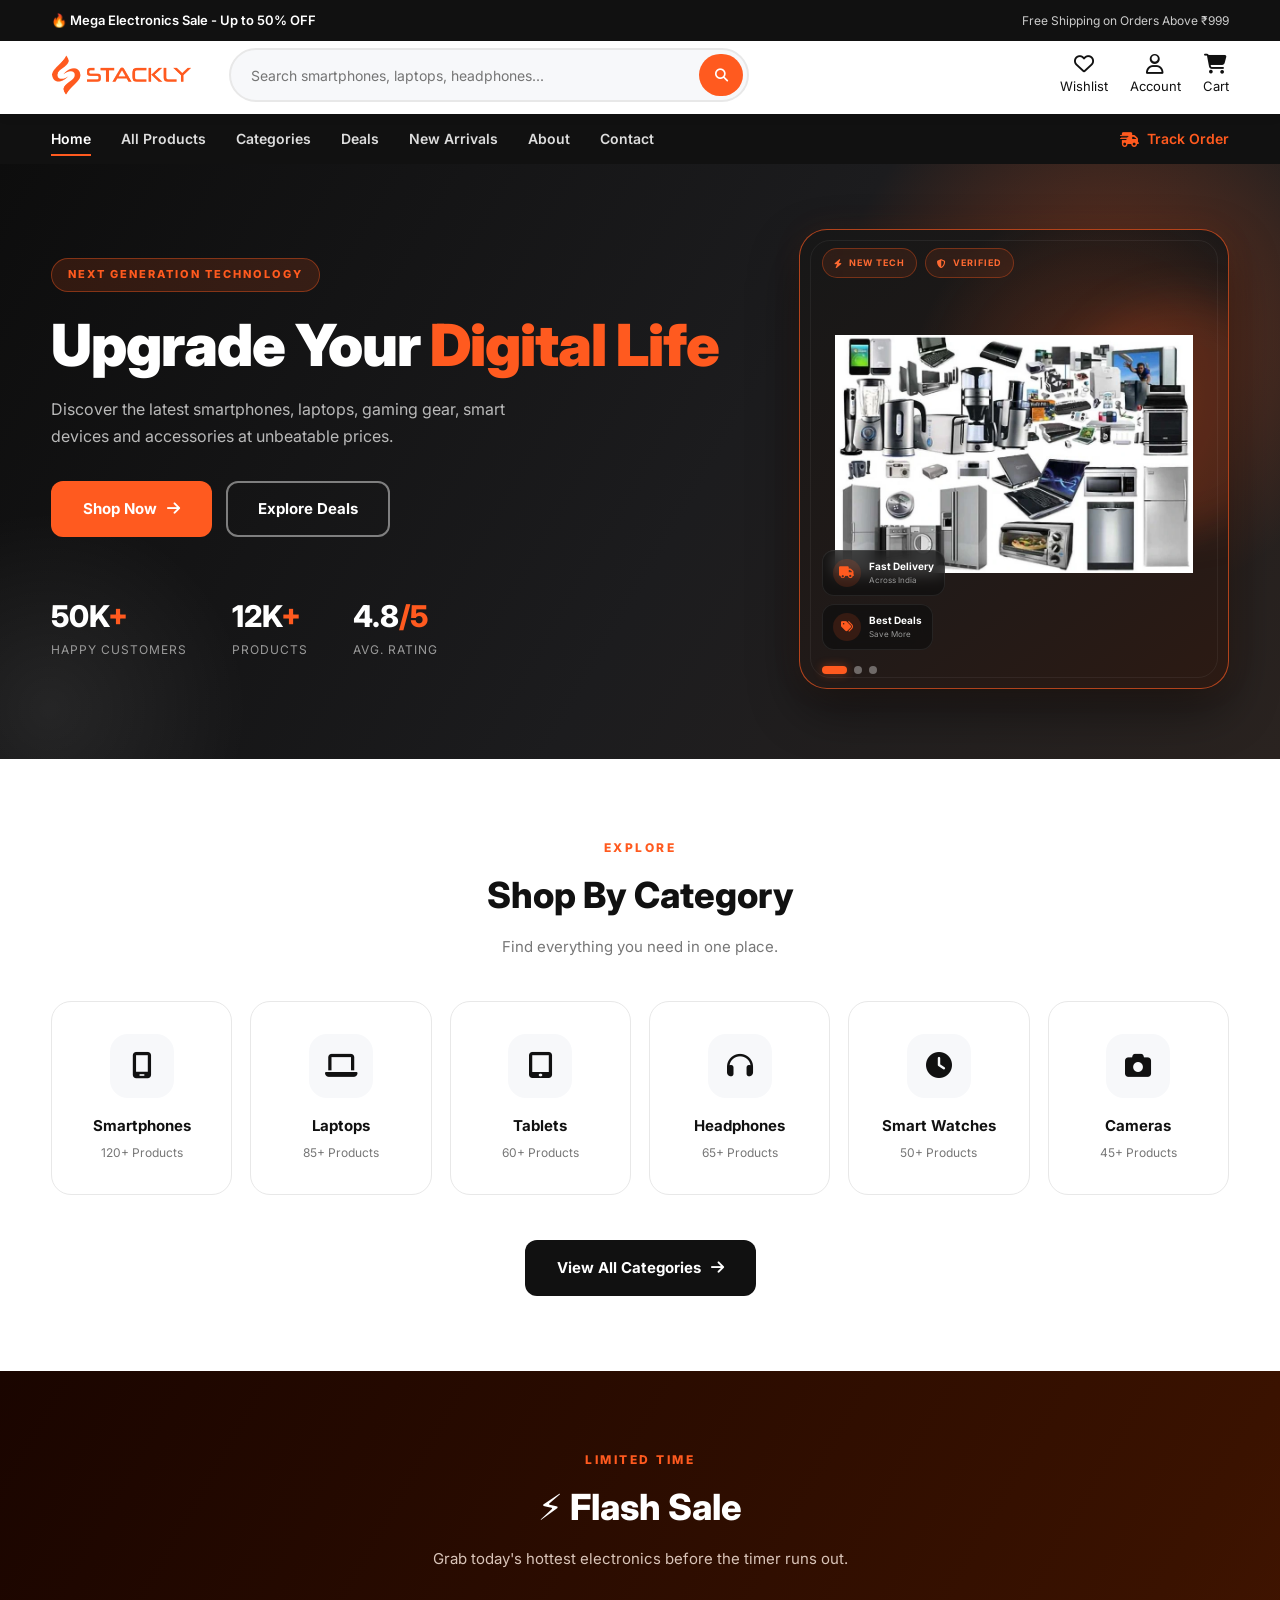
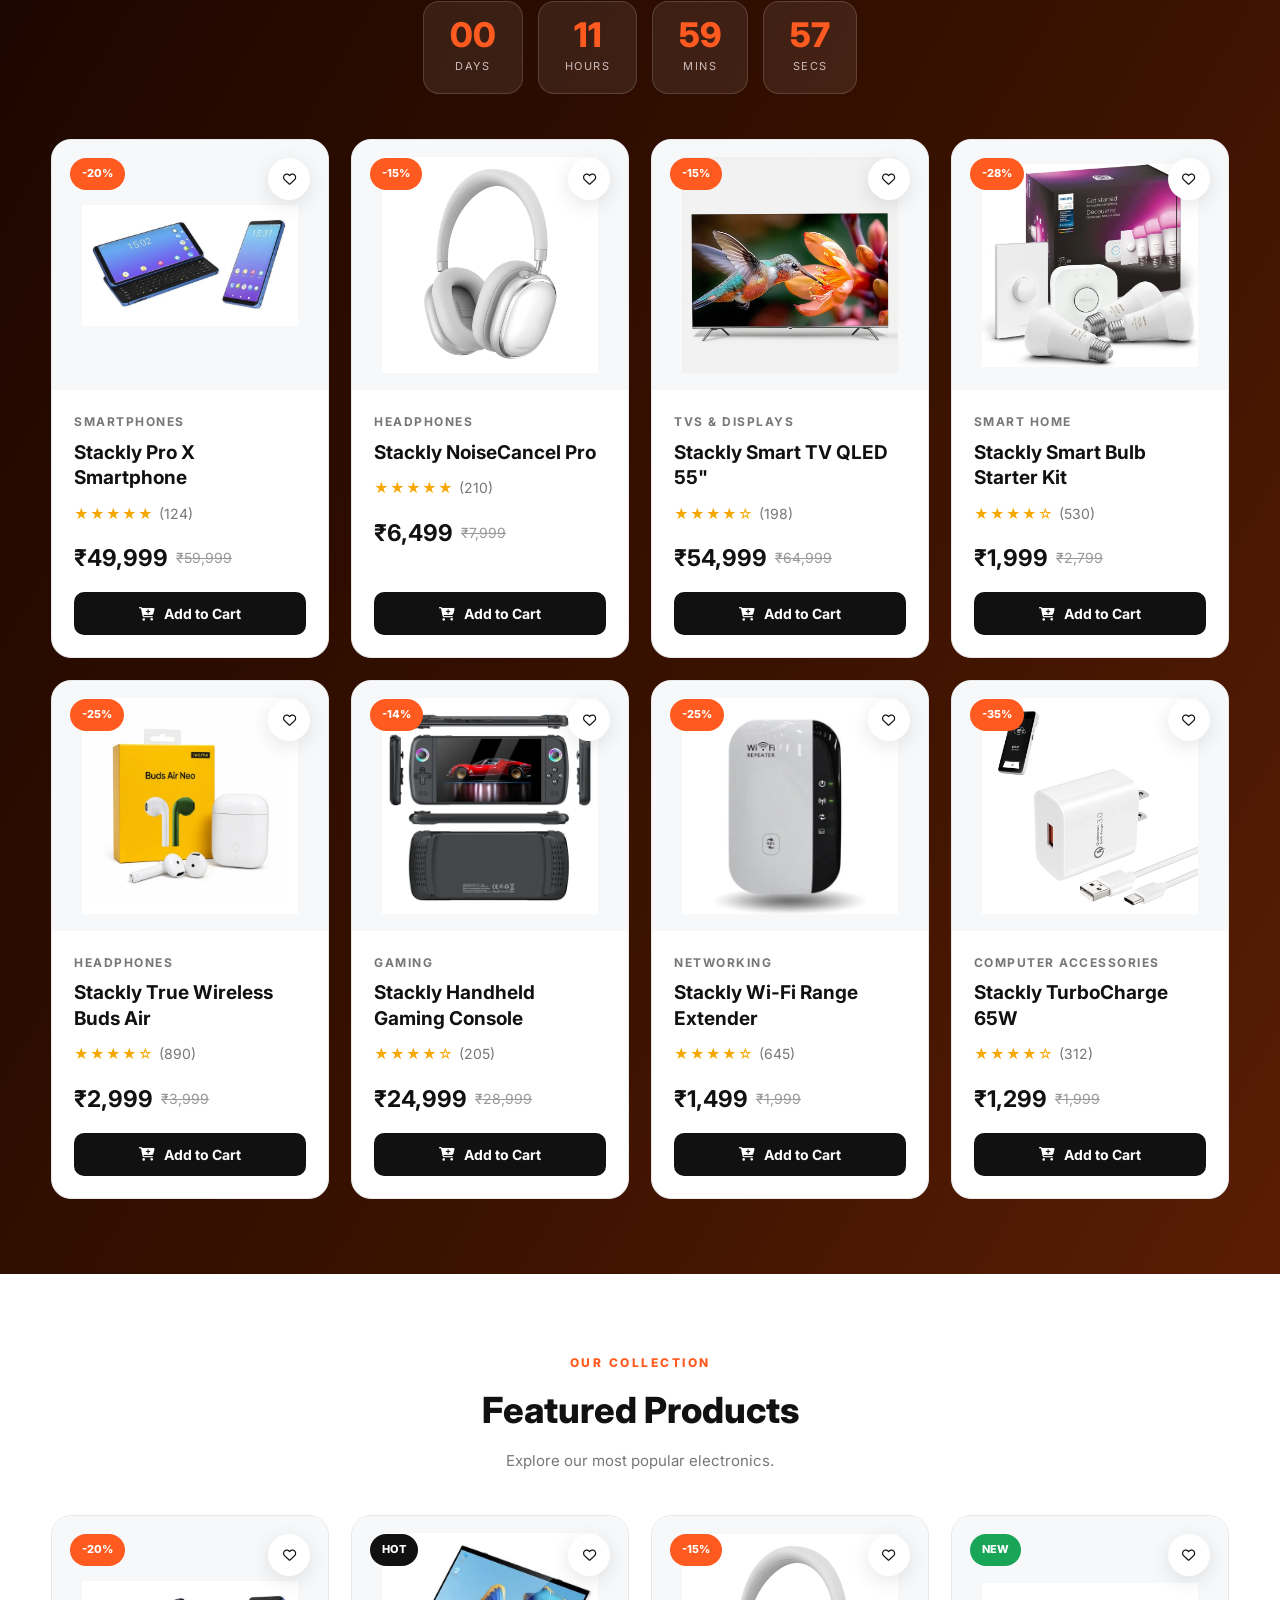
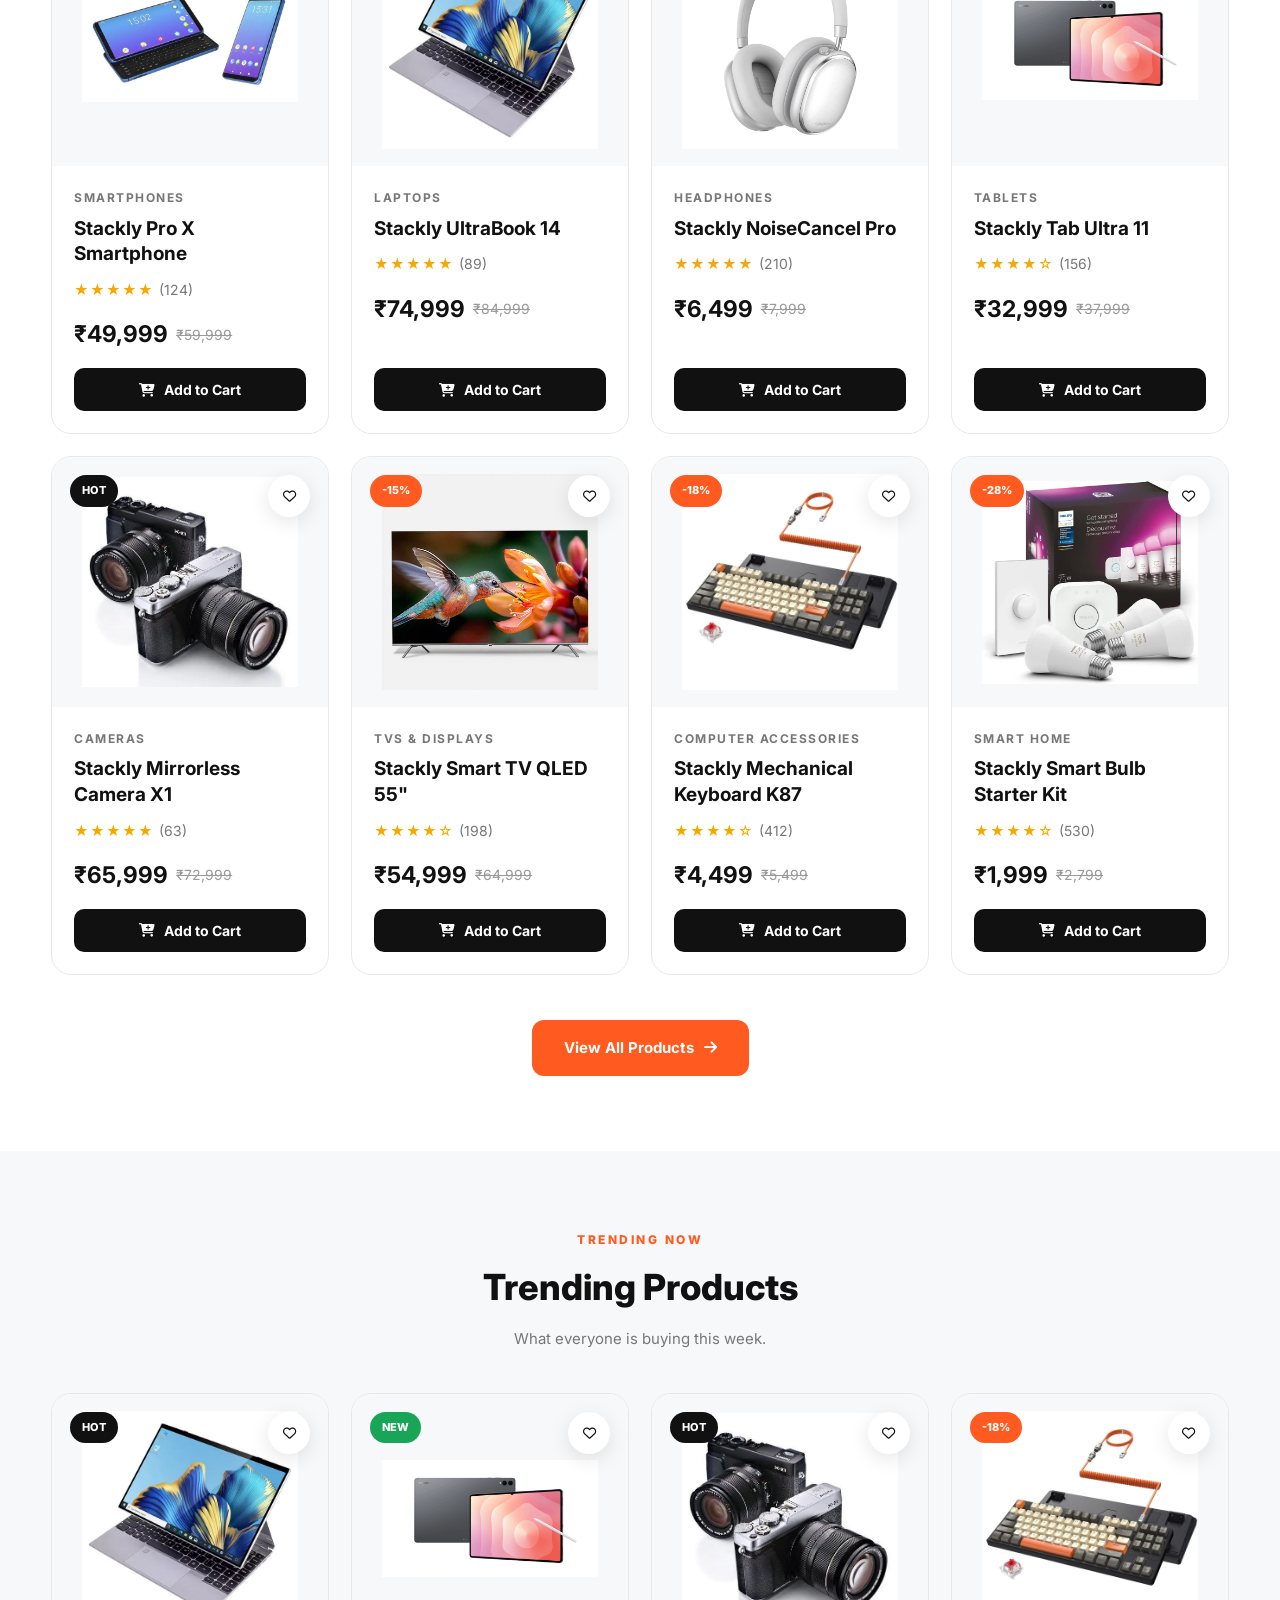
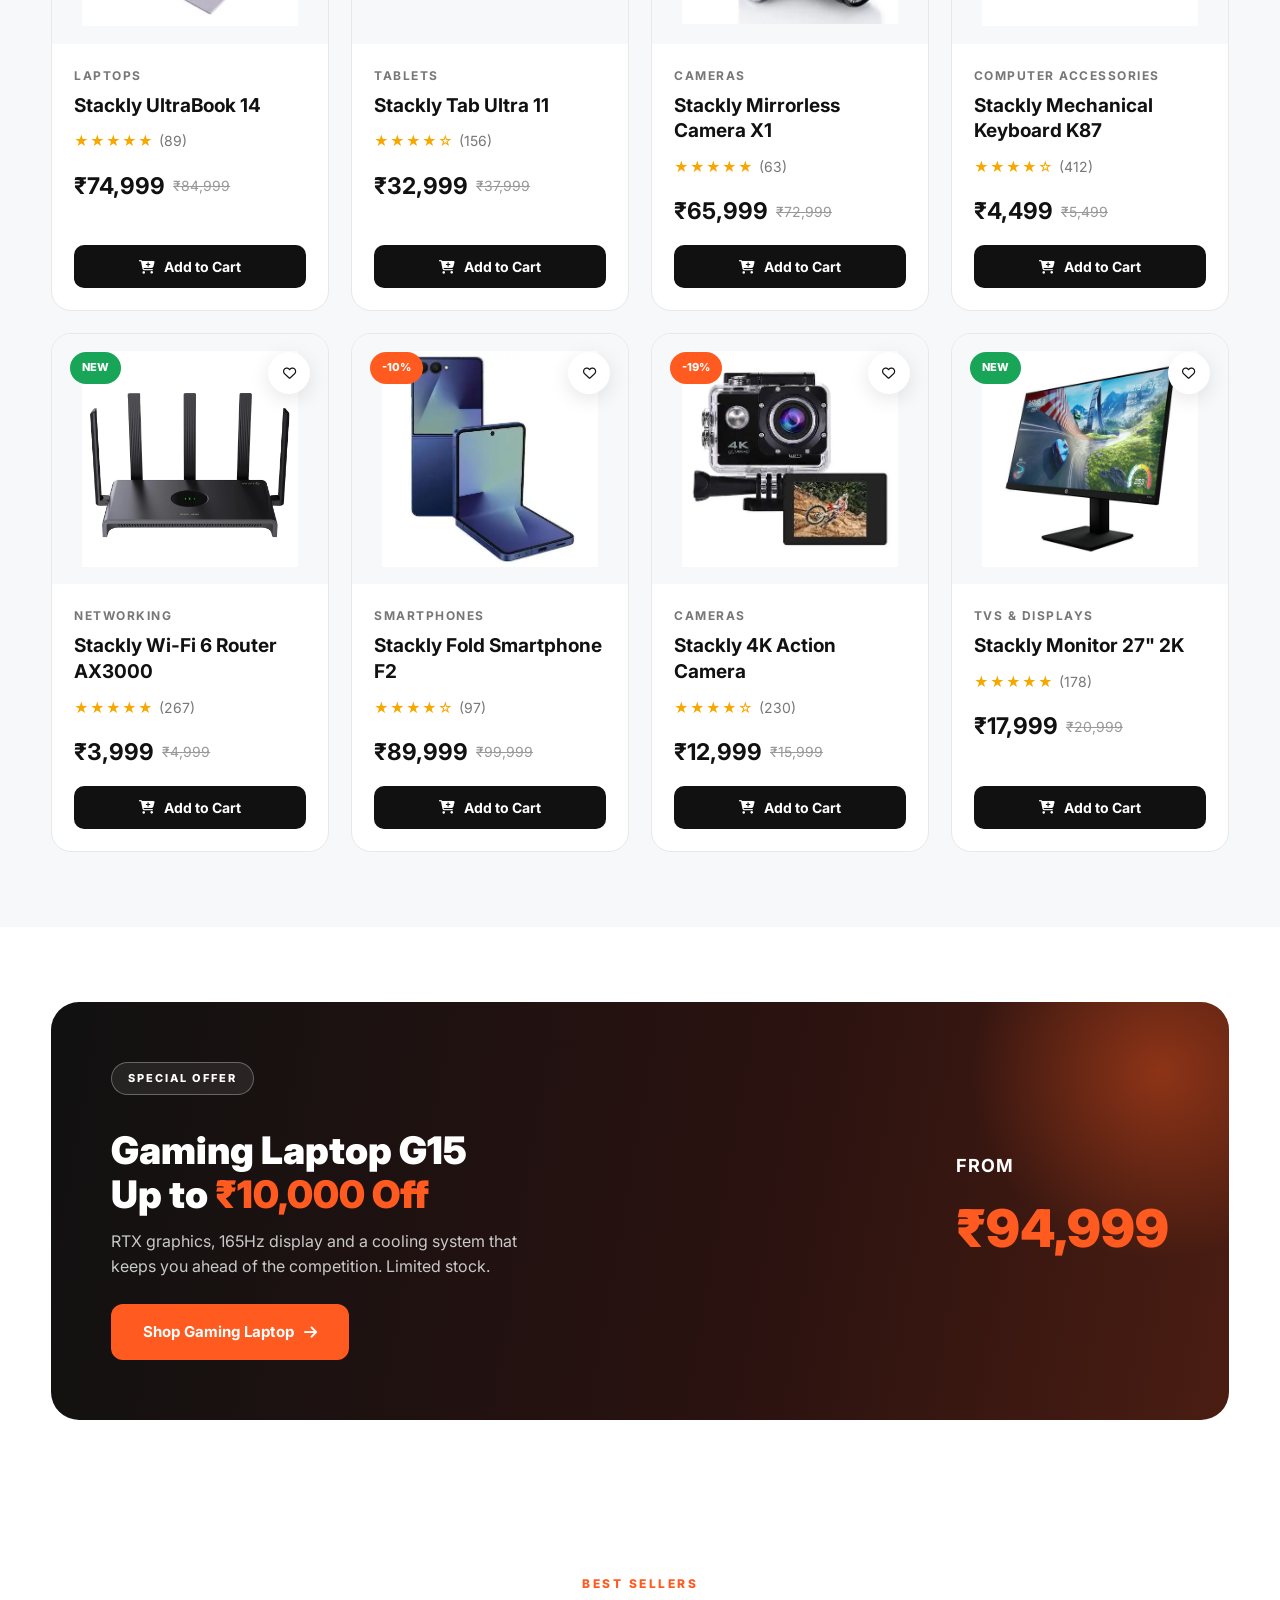
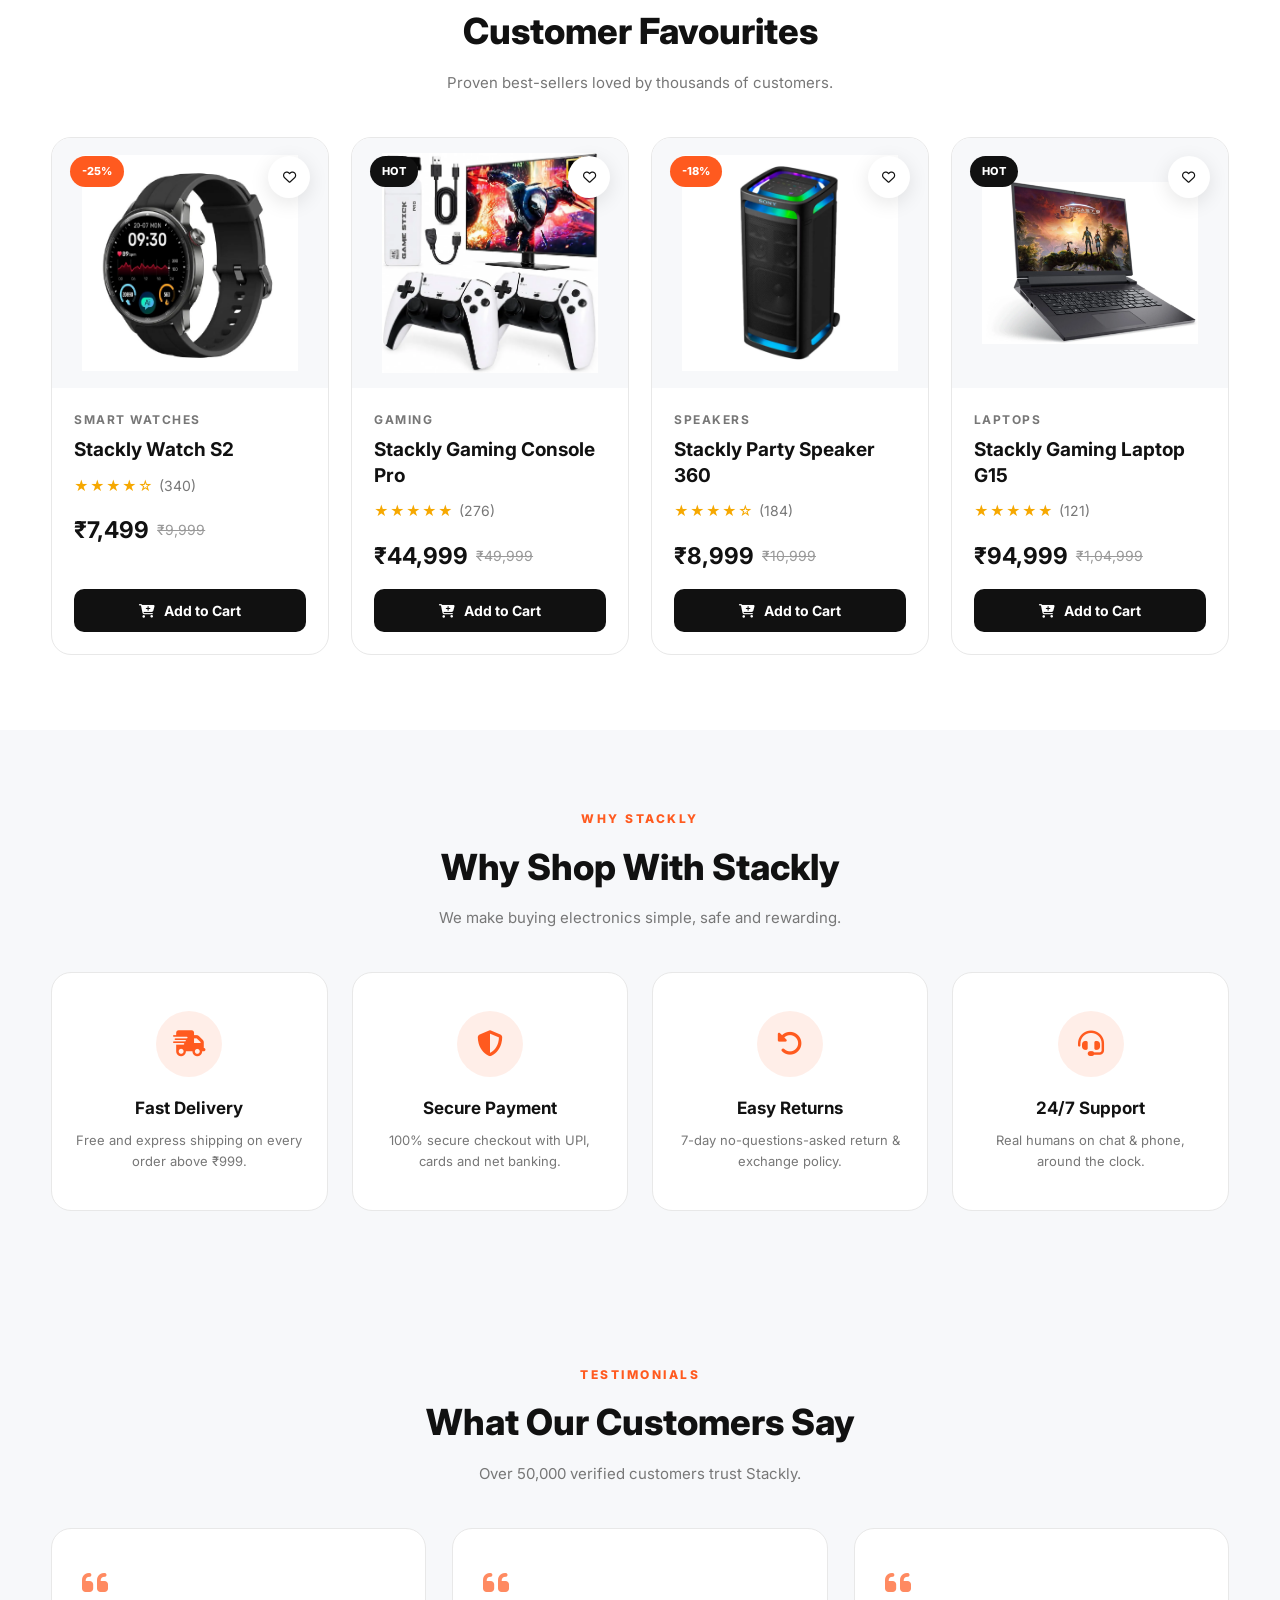
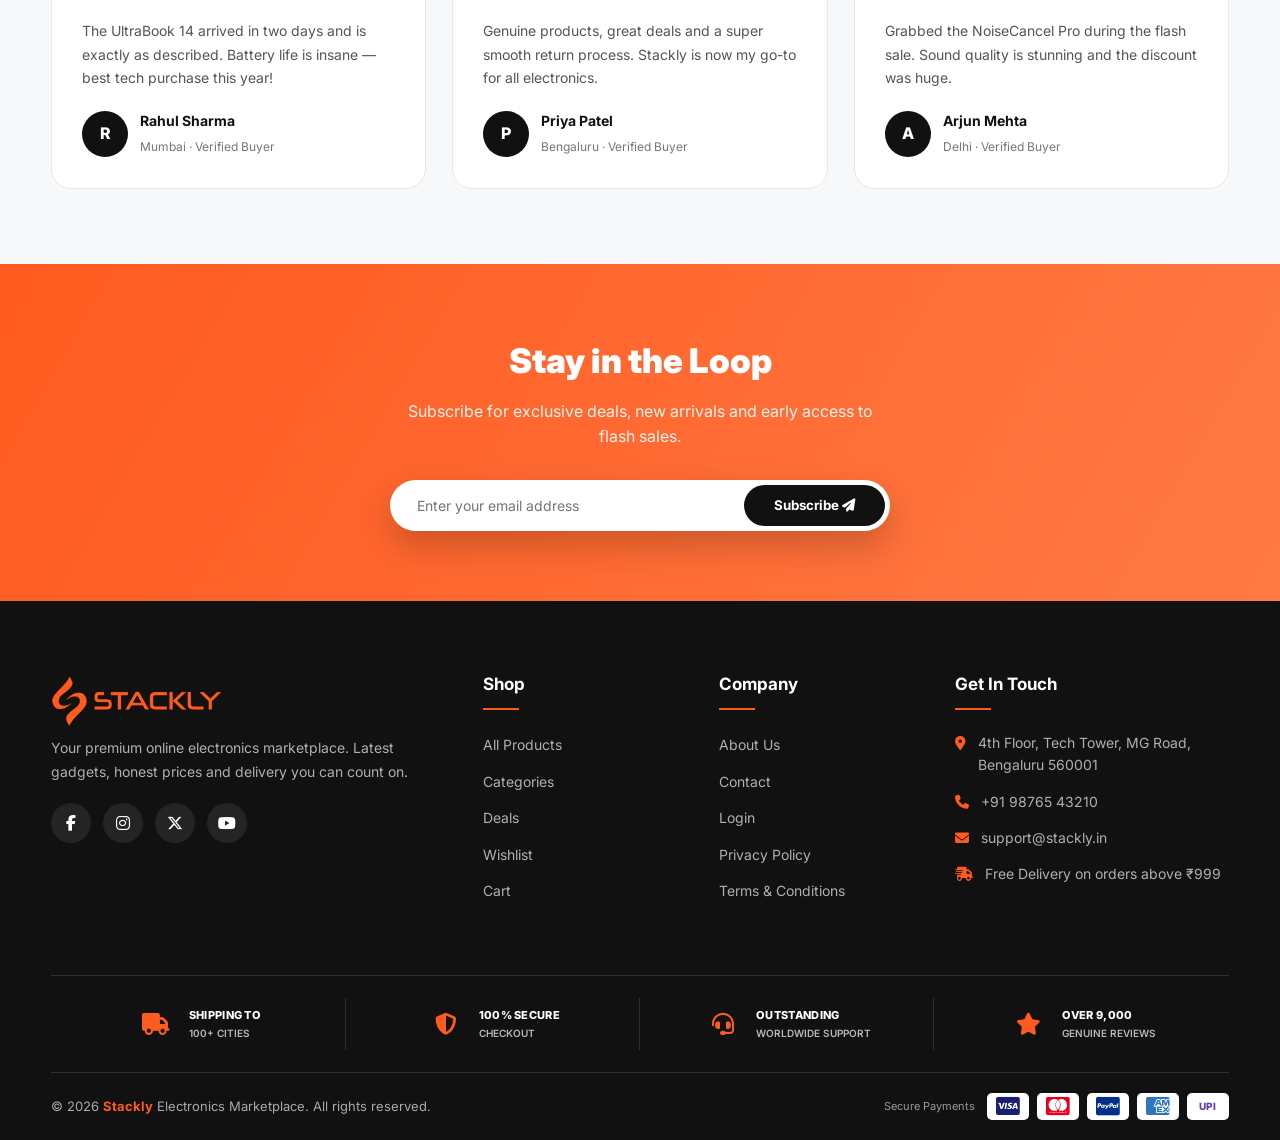
<file: index.html>
<!DOCTYPE html>
<html lang="en">
<head>
  <meta charset="UTF-8">
  <meta name="viewport" content="width=device-width, initial-scale=1.0">
  <title>Stackly – Online Electronics Marketplace | Smartphones, Laptops & More</title>
  <meta name="description" content="Shop the latest electronics at Stackly — smartphones, laptops, gaming, smart home and more with fast shipping and best prices.">
  <link rel="preconnect" href="https://fonts.googleapis.com">
  <link rel="preconnect" href="https://fonts.gstatic.com" crossorigin>
  <link href="https://fonts.googleapis.com/css2?family=Inter:wght@400;500;600;700;800;900&display=swap" rel="stylesheet">
  <link rel="stylesheet" href="https://cdnjs.cloudflare.com/ajax/libs/font-awesome/6.5.1/css/all.min.css">
  <link rel="icon" type="image/webp" href="images/logo/logo.webp">
  <link rel="stylesheet" href="css/style.css">
  <link rel="stylesheet" href="css/responsive.css">
</head>
<body>

  <!-- ==================== HEADER ==================== -->
  <header class="header" id="header">

    <div class="top-bar">
      <div class="container">
        <p>🔥 Mega Electronics Sale - Up to 50% OFF</p>
        <span>Free Shipping on Orders Above ₹999</span>
      </div>
    </div>

    <div class="navbar">
      <div class="container nav-container">

        <a href="index.html" class="logo">
          <img src="images/logo/logo.webp" alt="Stackly">
        </a>

        <div class="search-box">
          <input type="text" id="searchInput" placeholder="Search smartphones, laptops, headphones...">
          <button aria-label="Search"><i class="fas fa-search"></i></button>
        </div>

        <div class="nav-actions">
          <a href="wishlist.html" title="Wishlist">
            <i class="far fa-heart"></i>
            <span>Wishlist</span>
          </a>
          <a href="login.html" title="Account">
            <i class="far fa-user"></i>
            <span>Account</span>
          </a>
          <a href="cart.html" class="cart-icon" title="Cart">
            <i class="fas fa-shopping-cart"></i>
            <span>Cart</span>
            <b id="cartCount">0</b>
          </a>
        </div>

        <button class="menu-toggle" id="menuToggle" aria-label="Toggle menu">
          <i class="fas fa-bars"></i>
        </button>

      </div>
    </div>

    <nav class="main-nav" id="mainNav">
      <div class="container">
        <a href="index.html">Home</a>
        <a href="products.html">All Products</a>
        <a href="categories.html">Categories</a>
        <a href="deals.html">Deals</a>
        <a href="new-arrivals.html">New Arrivals</a>
        <a href="about.html">About</a>
        <a href="contact.html">Contact</a>
        <a href="contact.html" class="track-order"><i class="fas fa-truck-fast"></i> Track Order</a>
      </div>
    </nav>

  </header>

  <!-- ==================== HERO ==================== -->
  <section class="hero">
    <div class="container hero-content">
      <span class="hero-label">NEXT GENERATION TECHNOLOGY</span>
      <h1>Upgrade Your <span>Digital Life</span></h1>
      <p>Discover the latest smartphones, laptops, gaming gear, smart devices and accessories at unbeatable prices.</p>
      <div class="hero-buttons">
        <a href="products.html" class="btn btn-primary">Shop Now <i class="fas fa-arrow-right"></i></a>
        <a href="deals.html" class="btn btn-outline">Explore Deals</a>
      </div>
      <div class="hero-stats">
        <div><h3>50K<span>+</span></h3><p>Happy Customers</p></div>
        <div><h3>12K<span>+</span></h3><p>Products</p></div>
        <div><h3>4.8<span>/5</span></h3><p>Avg. Rating</p></div>
      </div>
    </div>
    <div class="hero-visual">
      <div class="hero-slider">

        <div class="hero-card-top">
          <span><i class="fas fa-bolt"></i> NEW TECH</span>
          <span><i class="fas fa-shield-alt"></i> VERIFIED</span>
        </div>

        <div class="hero-slide active">
          <img src="images/hero/hero-device.webp" alt="Stackly Electronics">
        </div>
        <div class="hero-slide">
          <img src="images/hero/hero-device-2.webp" alt="Stackly Headphones">
        </div>
        <div class="hero-slide">
          <img src="images/hero/hero-device-3.webp" alt="Stackly Smart Watch">
        </div>

        <div class="hero-card-bottom">
          <div class="hero-mini-feature">
            <i class="fas fa-truck"></i>
            <div>
              <strong>Fast Delivery</strong>
              <small>Across India</small>
            </div>
          </div>
          <div class="hero-mini-feature">
            <i class="fas fa-tags"></i>
            <div>
              <strong>Best Deals</strong>
              <small>Save More</small>
            </div>
          </div>
        </div>

        <div class="hero-dots">
          <button class="dot active" data-slide="0" aria-label="Slide 1"></button>
          <button class="dot" data-slide="1" aria-label="Slide 2"></button>
          <button class="dot" data-slide="2" aria-label="Slide 3"></button>
        </div>

      </div>
    </div>
  </section>

  <!-- ==================== CATEGORIES ==================== -->
  <section class="categories section">
    <div class="container">
      <div class="section-heading">
        <span>EXPLORE</span>
        <h2>Shop By Category</h2>
        <p>Find everything you need in one place.</p>
      </div>
      <div class="category-grid" id="homeCategories">
        <!-- Rendered from js/products.js -->
      </div>
      <div class="load-more-wrap">
        <a href="categories.html" class="btn btn-dark">View All Categories <i class="fas fa-arrow-right"></i></a>
      </div>
    </div>
  </section>

  <!-- ==================== FLASH SALE ==================== -->
  <section class="flash-sale section">
    <div class="container">
      <div class="section-heading">
        <span>LIMITED TIME</span>
        <h2>⚡ Flash Sale</h2>
        <p>Grab today's hottest electronics before the timer runs out.</p>
      </div>

      <div class="countdown-wrap" id="countdown">
        <div class="countdown-box"><h4 data-time="days">00</h4><span>Days</span></div>
        <div class="countdown-box"><h4 data-time="hours">00</h4><span>Hours</span></div>
        <div class="countdown-box"><h4 data-time="minutes">00</h4><span>Mins</span></div>
        <div class="countdown-box"><h4 data-time="seconds">00</h4><span>Secs</span></div>
      </div>

      <div class="product-grid" id="flashGrid">
        <!-- Rendered from js/products.js -->
      </div>
    </div>
  </section>

  <!-- ==================== FEATURED PRODUCTS ==================== -->
  <section class="products-section section">
    <div class="container">
      <div class="section-heading">
        <span>OUR COLLECTION</span>
        <h2>Featured Products</h2>
        <p>Explore our most popular electronics.</p>
      </div>
      <div class="product-grid" id="featuredGrid">
        <!-- Rendered from js/products.js -->
      </div>
      <div class="load-more-wrap">
        <a href="products.html" class="btn btn-primary">View All Products <i class="fas fa-arrow-right"></i></a>
      </div>
    </div>
  </section>

  <!-- ==================== TRENDING PRODUCTS ==================== -->
  <section class="products-section section bg-light">
    <div class="container">
      <div class="section-heading">
        <span>TRENDING NOW</span>
        <h2>Trending Products</h2>
        <p>What everyone is buying this week.</p>
      </div>
      <div class="product-grid" id="trendingGrid">
        <!-- Rendered from js/products.js -->
      </div>
    </div>
  </section>

  <!-- ==================== OFFER BANNER ==================== -->
  <section class="section">
    <div class="container">
      <div class="offer-banner">
        <div class="offer-content">
          <span class="hero-label" style="border-color: rgba(255,255,255,.3); background: rgba(255,255,255,.08); color:#fff;">SPECIAL OFFER</span>
          <h2>Gaming Laptop G15 <br> Up to <span>₹10,000 Off</span></h2>
          <p>RTX graphics, 165Hz display and a cooling system that keeps you ahead of the competition. Limited stock.</p>
          <a href="product-details.html?id=14" class="btn btn-primary mt-3">Shop Gaming Laptop <i class="fas fa-arrow-right"></i></a>
        </div>
        <div class="offer-price">
          <small>FROM</small>
          ₹94,999
        </div>
      </div>
    </div>
  </section>

  <!-- ==================== BEST SELLERS ==================== -->
  <section class="products-section section">
    <div class="container">
      <div class="section-heading">
        <span>BEST SELLERS</span>
        <h2>Customer Favourites</h2>
        <p>Proven best-sellers loved by thousands of customers.</p>
      </div>
      <div class="product-grid" id="bestGrid">
        <!-- Rendered from js/products.js -->
      </div>
    </div>
  </section>

  <!-- ==================== WHY SHOP WITH STACKLY ==================== -->
  <section class="section bg-light">
    <div class="container">
      <div class="section-heading">
        <span>WHY STACKLY</span>
        <h2>Why Shop With Stackly</h2>
        <p>We make buying electronics simple, safe and rewarding.</p>
      </div>
      <div class="features-grid">
        <div class="feature-card">
          <div class="feature-icon"><i class="fas fa-truck-fast"></i></div>
          <h3>Fast Delivery</h3>
          <p>Free and express shipping on every order above ₹999.</p>
        </div>
        <div class="feature-card">
          <div class="feature-icon"><i class="fas fa-shield-halved"></i></div>
          <h3>Secure Payment</h3>
          <p>100% secure checkout with UPI, cards and net banking.</p>
        </div>
        <div class="feature-card">
          <div class="feature-icon"><i class="fas fa-rotate-left"></i></div>
          <h3>Easy Returns</h3>
          <p>7-day no-questions-asked return & exchange policy.</p>
        </div>
        <div class="feature-card">
          <div class="feature-icon"><i class="fas fa-headset"></i></div>
          <h3>24/7 Support</h3>
          <p>Real humans on chat & phone, around the clock.</p>
        </div>
      </div>
    </div>
  </section>

  <!-- ==================== CUSTOMER REVIEWS ==================== -->
  <section class="section reviews-bg">
    <div class="container">
      <div class="section-heading">
        <span>TESTIMONIALS</span>
        <h2>What Our Customers Say</h2>
        <p>Over 50,000 verified customers trust Stackly.</p>
      </div>
      <div class="review-grid">
        <div class="review-card">
          <div class="quote"><i class="fas fa-quote-left"></i></div>
          <p>The UltraBook 14 arrived in two days and is exactly as described. Battery life is insane — best tech purchase this year!</p>
          <div class="review-user">
            <div class="review-avatar">R</div>
            <div><h4>Rahul Sharma</h4><span>Mumbai · Verified Buyer</span></div>
          </div>
        </div>
        <div class="review-card">
          <div class="quote"><i class="fas fa-quote-left"></i></div>
          <p>Genuine products, great deals and a super smooth return process. Stackly is now my go-to for all electronics.</p>
          <div class="review-user">
            <div class="review-avatar">P</div>
            <div><h4>Priya Patel</h4><span>Bengaluru · Verified Buyer</span></div>
          </div>
        </div>
        <div class="review-card">
          <div class="quote"><i class="fas fa-quote-left"></i></div>
          <p>Grabbed the NoiseCancel Pro during the flash sale. Sound quality is stunning and the discount was huge.</p>
          <div class="review-user">
            <div class="review-avatar">A</div>
            <div><h4>Arjun Mehta</h4><span>Delhi · Verified Buyer</span></div>
          </div>
        </div>
      </div>
    </div>
  </section>

  <!-- ==================== NEWSLETTER ==================== -->
  <section class="newsletter">
    <div class="container">
      <h2>Stay in the Loop</h2>
      <p>Subscribe for exclusive deals, new arrivals and early access to flash sales.</p>
      <form class="newsletter-form" id="newsletterForm">
        <input type="email" placeholder="Enter your email address" required>
        <button type="submit">Subscribe <i class="fas fa-paper-plane"></i></button>
      </form>
    </div>
  </section>

  <!-- ==================== FOOTER ==================== -->
  <footer class="footer">
    <div class="container">
      <div class="footer-grid">
        <div class="footer-about">
          <a href="index.html" class="logo"><img src="images/logo/logo.webp" alt="Stackly"></a>
          <p>Your premium online electronics marketplace. Latest gadgets, honest prices and delivery you can count on.</p>
          <div class="social-links">
            <a href="404.html" aria-label="Facebook"><i class="fab fa-facebook-f"></i></a>
            <a href="404.html" aria-label="Instagram"><i class="fab fa-instagram"></i></a>
            <a href="404.html" aria-label="Twitter"><i class="fab fa-x-twitter"></i></a>
            <a href="404.html" aria-label="YouTube"><i class="fab fa-youtube"></i></a>
          </div>
        </div>
        <div>
          <h3>Shop</h3>
          <ul class="footer-links">
            <li><a href="products.html">All Products</a></li>
            <li><a href="categories.html">Categories</a></li>
            <li><a href="deals.html">Deals</a></li>
            <li><a href="wishlist.html">Wishlist</a></li>
            <li><a href="cart.html">Cart</a></li>
          </ul>
        </div>
        <div>
          <h3>Company</h3>
          <ul class="footer-links">
            <li><a href="about.html">About Us</a></li>
            <li><a href="contact.html">Contact</a></li>
            <li><a href="login.html">Login</a></li>
            <li><a href="404.html">Privacy Policy</a></li>
            <li><a href="404.html">Terms &amp; Conditions</a></li>
          </ul>
        </div>
        <div>
          <h3>Get In Touch</h3>
          <ul class="footer-contact">
            <li><i class="fas fa-map-marker-alt"></i> 4th Floor, Tech Tower, MG Road, Bengaluru 560001</li>
            <li><i class="fas fa-phone"></i> +91 98765 43210</li>
            <li><i class="fas fa-envelope"></i> support@stackly.in</li>
            <li><i class="fas fa-truck-fast"></i> Free Delivery on orders above ₹999</li>
          </ul>
        </div>
      </div>
      <div class="footer-features">
        <div class="footer-feature">
          <div class="footer-feature-icon"><i class="fas fa-truck"></i></div>
          <div>
            <strong>SHIPPING TO</strong>
            <span>100+ CITIES</span>
          </div>
        </div>
        <div class="footer-feature">
          <div class="footer-feature-icon"><i class="fas fa-shield-halved"></i></div>
          <div>
            <strong>100% SECURE</strong>
            <span>CHECKOUT</span>
          </div>
        </div>
        <div class="footer-feature">
          <div class="footer-feature-icon"><i class="fas fa-headset"></i></div>
          <div>
            <strong>OUTSTANDING</strong>
            <span>WORLDWIDE SUPPORT</span>
          </div>
        </div>
        <div class="footer-feature">
          <div class="footer-feature-icon"><i class="fas fa-star"></i></div>
          <div>
            <strong>OVER 9,000</strong>
            <span>GENUINE REVIEWS</span>
          </div>
        </div>
      </div>
      <div class="footer-bottom">
        <div class="footer-copy">© 2026 <b>Stackly</b> Electronics Marketplace. All rights reserved.</div>
        <div class="footer-payments">
          <span class="payment-label">Secure Payments</span>
          <div class="payment-icons">
            <i class="fab fa-cc-visa"></i>
            <i class="fab fa-cc-mastercard"></i>
            <i class="fab fa-cc-paypal"></i>
            <i class="fab fa-cc-amex"></i>
            <span class="payment-upi">UPI</span>
          </div>
        </div>
      </div>
    </div>
  </footer>

  <button class="back-to-top" id="backToTop" aria-label="Back to top"><i class="fas fa-chevron-up"></i></button>

  <script src="js/products.js"></script>
  <script src="js/cart.js"></script>
  <script src="js/script.js"></script>
  <script>
    document.addEventListener("DOMContentLoaded", function () {
      const P = window.StacklyProducts;

      function render(id, filter, limit) {
        const grid = document.getElementById(id);
        if (!grid) return;
        const items = P.PRODUCTS.filter(filter).slice(0, limit || 8);
        grid.innerHTML = items.map(P.productCardHTML).join("");
      }

      // Homepage category cards (first 6)
      const catGrid = document.getElementById("homeCategories");
      if (catGrid) {
        catGrid.innerHTML = P.CATEGORIES.slice(0, 6)
          .map(
            (c) => `
            <a href="products.html?cat=${encodeURIComponent(c.name)}" class="category-card">
              <div class="category-icon"><i class="fas ${c.icon}"></i></div>
              <h3>${c.name}</h3>
              <p>${c.count}+ Products</p>
              <span class="cat-link">Shop Now <i class="fas fa-arrow-right"></i></span>
            </a>`
          )
          .join("");
      }

      render("flashGrid", (p) => p.tag === "flash", 8);
      render("featuredGrid", (p) => p.tag === "flash" || p.tag === "trending", 8);
      render("trendingGrid", (p) => p.tag === "trending", 8);
      render("bestGrid", (p) => p.tag === "best", 4);

      if (window.StacklyUI) window.StacklyUI.reveal();
    });
  </script>
</body>
</html>
</file>
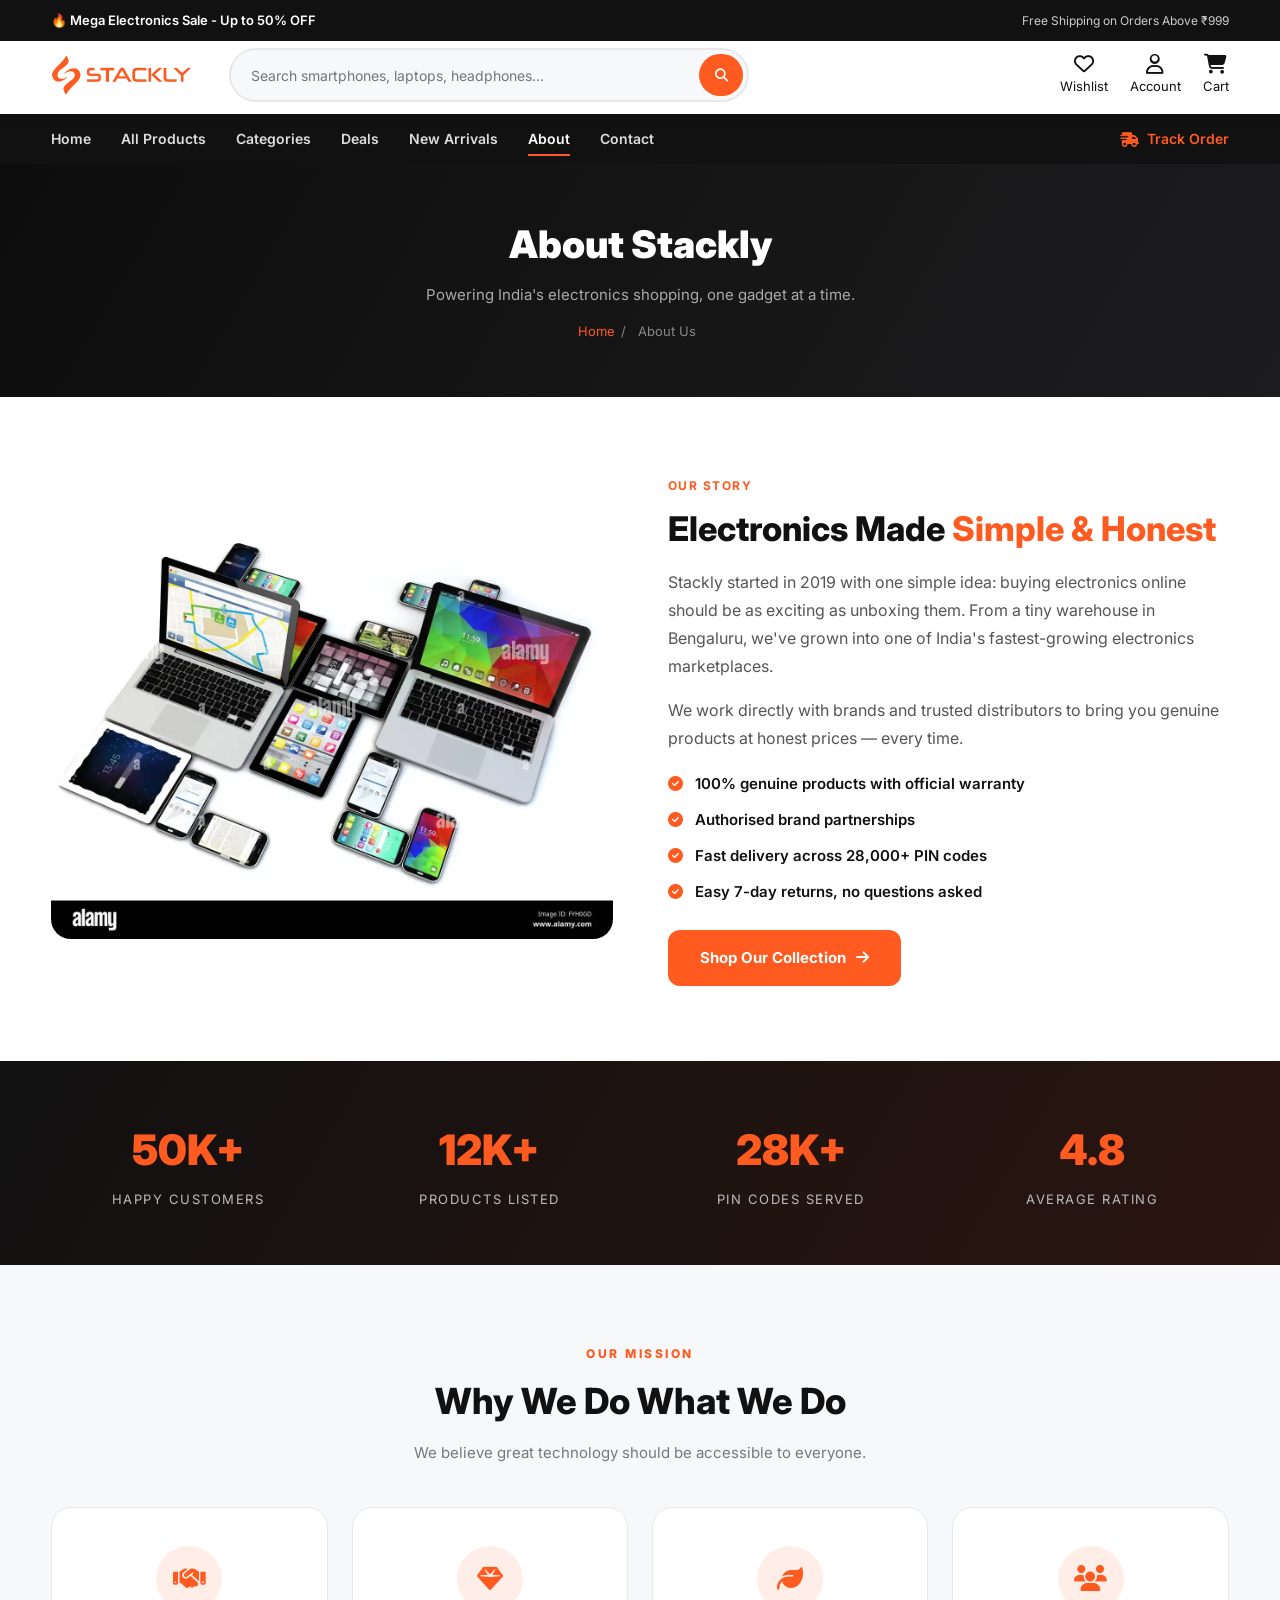
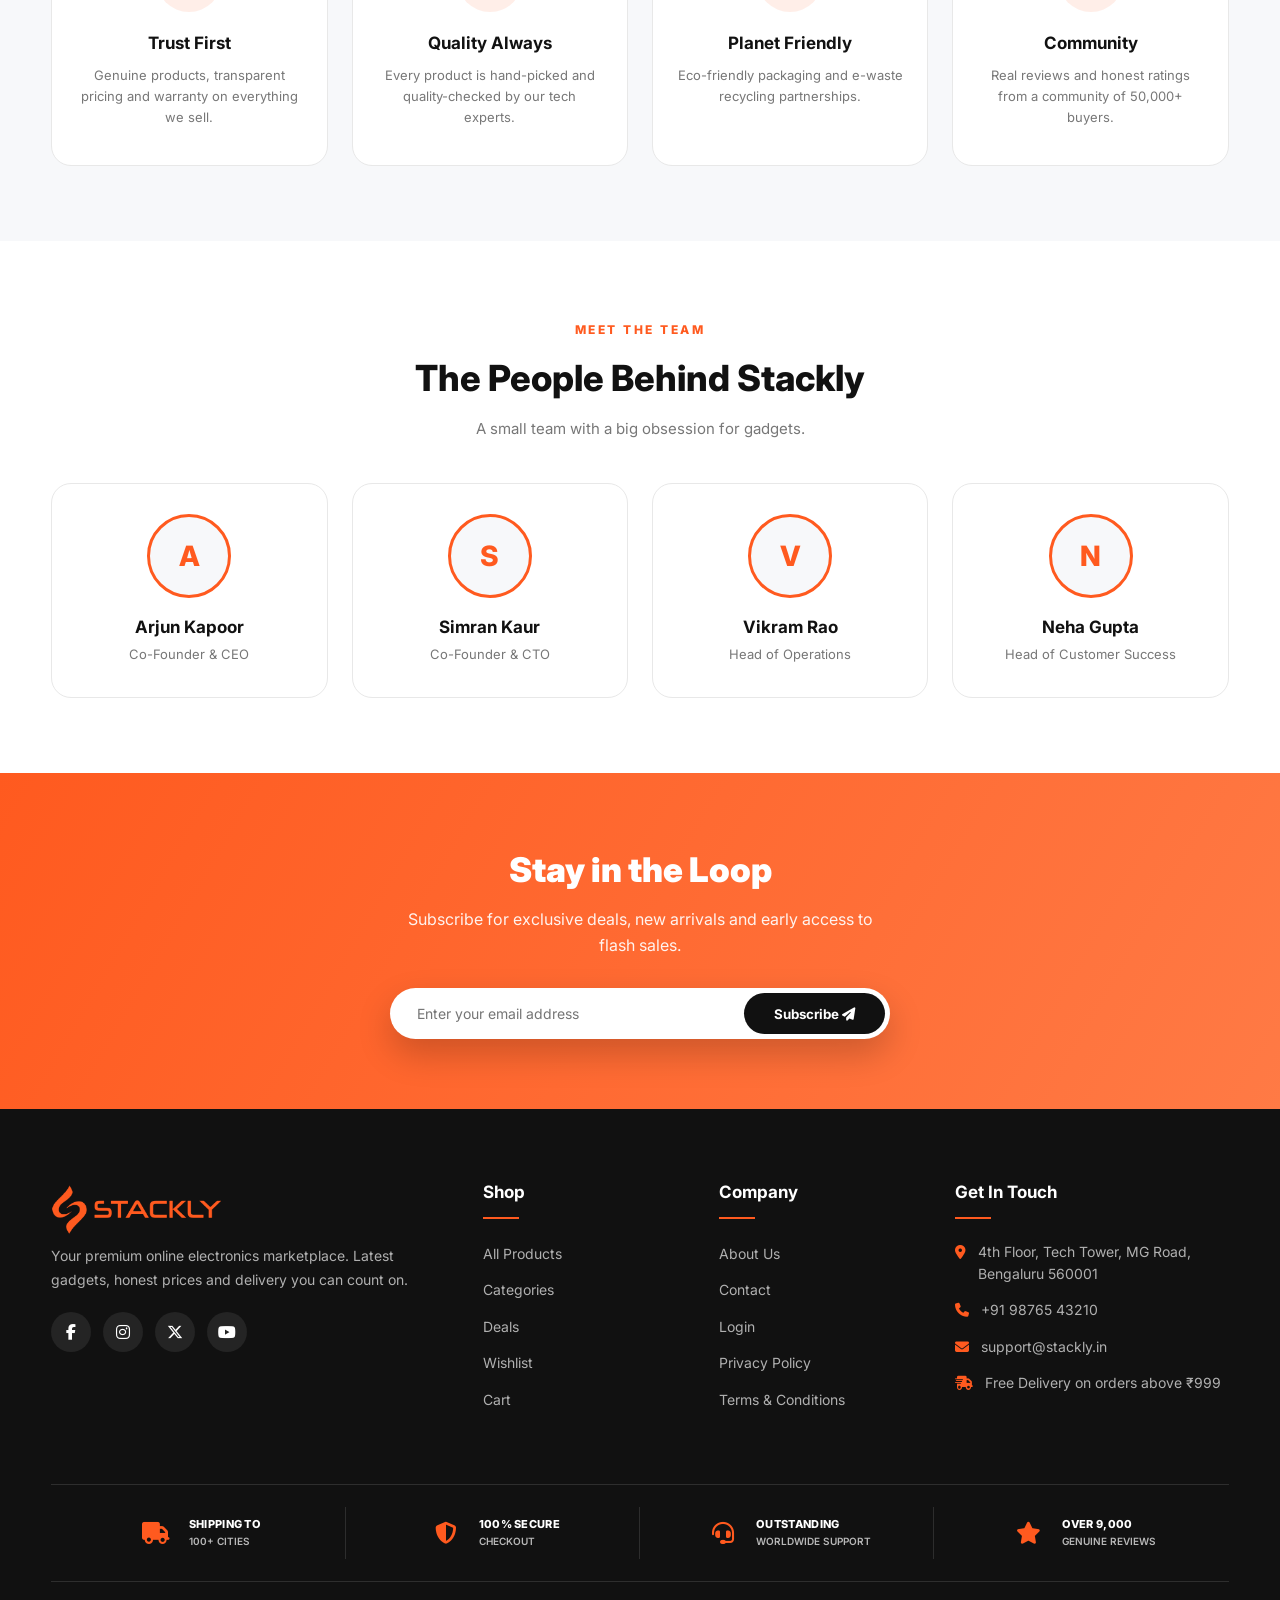
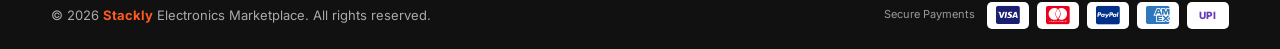
<file: about.html>
<!DOCTYPE html>
<html lang="en">
<head>
  <meta charset="UTF-8">
  <meta name="viewport" content="width=device-width, initial-scale=1.0">
  <title>About Us – Stackly Electronics Marketplace</title>
  <meta name="description" content="Learn about Stackly — your trusted online electronics marketplace.">
  <link rel="preconnect" href="https://fonts.googleapis.com">
  <link rel="preconnect" href="https://fonts.gstatic.com" crossorigin>
  <link href="https://fonts.googleapis.com/css2?family=Inter:wght@400;500;600;700;800;900&display=swap" rel="stylesheet">
  <link rel="stylesheet" href="https://cdnjs.cloudflare.com/ajax/libs/font-awesome/6.5.1/css/all.min.css">
  <link rel="icon" type="image/webp" href="images/logo/logo.webp">
  <link rel="stylesheet" href="css/style.css">
  <link rel="stylesheet" href="css/responsive.css">
</head>
<body>

  <!-- ==================== HEADER ==================== -->
  <header class="header" id="header">
    <div class="top-bar">
      <div class="container">
        <p>🔥 Mega Electronics Sale - Up to 50% OFF</p>
        <span>Free Shipping on Orders Above ₹999</span>
      </div>
    </div>
    <div class="navbar">
      <div class="container nav-container">
          <a href="index.html" class="logo"><img src="images/logo/logo.webp" alt="Stackly"></a>
        <div class="search-box">
          <input type="text" id="searchInput" placeholder="Search smartphones, laptops, headphones...">
          <button aria-label="Search"><i class="fas fa-search"></i></button>
        </div>
        <div class="nav-actions">
          <a href="wishlist.html" title="Wishlist"><i class="far fa-heart"></i><span>Wishlist</span></a>
          <a href="login.html" title="Account"><i class="far fa-user"></i><span>Account</span></a>
          <a href="cart.html" class="cart-icon" title="Cart"><i class="fas fa-shopping-cart"></i><span>Cart</span><b id="cartCount">0</b></a>
        </div>
        <button class="menu-toggle" id="menuToggle" aria-label="Toggle menu"><i class="fas fa-bars"></i></button>
      </div>
    </div>
    <nav class="main-nav" id="mainNav">
      <div class="container">
        <a href="index.html">Home</a>
        <a href="products.html">All Products</a>
        <a href="categories.html">Categories</a>
        <a href="deals.html">Deals</a>
        <a href="new-arrivals.html">New Arrivals</a>
        <a href="about.html">About</a>
        <a href="contact.html">Contact</a>
        <a href="contact.html" class="track-order"><i class="fas fa-truck-fast"></i> Track Order</a>
      </div>
    </nav>
  </header>

  <!-- ==================== PAGE HEADER ==================== -->
  <section class="page-header">
    <div class="container">
      <h1>About Stackly</h1>
      <p>Powering India's electronics shopping, one gadget at a time.</p>
      <div class="breadcrumb">
        <a href="index.html">Home</a><span>/</span><span>About Us</span>
      </div>
    </div>
  </section>

  <!-- ==================== STORY ==================== -->
  <section class="section">
    <div class="container about-story">
      <div class="about-image">
        <img src="images/banners/about-banne.webp" alt="About Stackly">
      </div>
      <div class="about-content">
        <span class="product-category" style="color: var(--primary);">OUR STORY</span>
        <h2>Electronics Made <span>Simple & Honest</span></h2>
        <p>Stackly started in 2019 with one simple idea: buying electronics online should be as exciting as unboxing them. From a tiny warehouse in Bengaluru, we've grown into one of India's fastest-growing electronics marketplaces.</p>
        <p>We work directly with brands and trusted distributors to bring you genuine products at honest prices — every time.</p>
        <ul class="about-points">
          <li><i class="fas fa-check-circle"></i> 100% genuine products with official warranty</li>
          <li><i class="fas fa-check-circle"></i> Authorised brand partnerships</li>
          <li><i class="fas fa-check-circle"></i> Fast delivery across 28,000+ PIN codes</li>
          <li><i class="fas fa-check-circle"></i> Easy 7-day returns, no questions asked</li>
        </ul>
        <a href="products.html" class="btn btn-primary">Shop Our Collection <i class="fas fa-arrow-right"></i></a>
      </div>
    </div>
  </section>

  <!-- ==================== STATS ==================== -->
  <section class="stats-banner">
    <div class="container stats-grid">
      <div class="stat-box"><h3>50K+</h3><p>Happy Customers</p></div>
      <div class="stat-box"><h3>12K+</h3><p>Products Listed</p></div>
      <div class="stat-box"><h3>28K+</h3><p>PIN Codes Served</p></div>
      <div class="stat-box"><h3>4.8</h3><p>Average Rating</p></div>
    </div>
  </section>

  <!-- ==================== MISSION ==================== -->
  <section class="section bg-light">
    <div class="container">
      <div class="section-heading">
        <span>OUR MISSION</span>
        <h2>Why We Do What We Do</h2>
        <p>We believe great technology should be accessible to everyone.</p>
      </div>
      <div class="features-grid">
        <div class="feature-card">
          <div class="feature-icon"><i class="fas fa-handshake"></i></div>
          <h3>Trust First</h3>
          <p>Genuine products, transparent pricing and warranty on everything we sell.</p>
        </div>
        <div class="feature-card">
          <div class="feature-icon"><i class="fas fa-gem"></i></div>
          <h3>Quality Always</h3>
          <p>Every product is hand-picked and quality-checked by our tech experts.</p>
        </div>
        <div class="feature-card">
          <div class="feature-icon"><i class="fas fa-leaf"></i></div>
          <h3>Planet Friendly</h3>
          <p>Eco-friendly packaging and e-waste recycling partnerships.</p>
        </div>
        <div class="feature-card">
          <div class="feature-icon"><i class="fas fa-users"></i></div>
          <h3>Community</h3>
          <p>Real reviews and honest ratings from a community of 50,000+ buyers.</p>
        </div>
      </div>
    </div>
  </section>

  <!-- ==================== TEAM ==================== -->
  <section class="section">
    <div class="container">
      <div class="section-heading">
        <span>MEET THE TEAM</span>
        <h2>The People Behind Stackly</h2>
        <p>A small team with a big obsession for gadgets.</p>
      </div>
      <div class="team-grid">
        <div class="team-card">
          <div class="team-avatar">A</div>
          <h3>Arjun Kapoor</h3>
          <span>Co-Founder & CEO</span>
        </div>
        <div class="team-card">
          <div class="team-avatar">S</div>
          <h3>Simran Kaur</h3>
          <span>Co-Founder & CTO</span>
        </div>
        <div class="team-card">
          <div class="team-avatar">V</div>
          <h3>Vikram Rao</h3>
          <span>Head of Operations</span>
        </div>
        <div class="team-card">
          <div class="team-avatar">N</div>
          <h3>Neha Gupta</h3>
          <span>Head of Customer Success</span>
        </div>
      </div>
    </div>
  </section>

  <!-- ==================== NEWSLETTER ==================== -->
  <section class="newsletter">
    <div class="container">
      <h2>Stay in the Loop</h2>
      <p>Subscribe for exclusive deals, new arrivals and early access to flash sales.</p>
      <form class="newsletter-form" id="newsletterForm">
        <input type="email" placeholder="Enter your email address" required>
        <button type="submit">Subscribe <i class="fas fa-paper-plane"></i></button>
      </form>
    </div>
  </section>

  <!-- ==================== FOOTER ==================== -->
  <footer class="footer">
    <div class="container">
      <div class="footer-grid">
        <div class="footer-about">
        <a href="index.html" class="logo"><img src="images/logo/logo.webp" alt="Stackly"></a>
          <p>Your premium online electronics marketplace. Latest gadgets, honest prices and delivery you can count on.</p>
          <div class="social-links">
            <a href="404.html" aria-label="Facebook"><i class="fab fa-facebook-f"></i></a>
            <a href="404.html" aria-label="Instagram"><i class="fab fa-instagram"></i></a>
            <a href="404.html" aria-label="Twitter"><i class="fab fa-x-twitter"></i></a>
            <a href="404.html" aria-label="YouTube"><i class="fab fa-youtube"></i></a>
          </div>
        </div>
        <div>
          <h3>Shop</h3>
          <ul class="footer-links">
            <li><a href="products.html">All Products</a></li>
            <li><a href="categories.html">Categories</a></li>
            <li><a href="deals.html">Deals</a></li>
            <li><a href="wishlist.html">Wishlist</a></li>
            <li><a href="cart.html">Cart</a></li>
          </ul>
        </div>
        <div>
          <h3>Company</h3>
          <ul class="footer-links">
            <li><a href="about.html">About Us</a></li>
            <li><a href="contact.html">Contact</a></li>
            <li><a href="login.html">Login</a></li>
            <li><a href="404.html">Privacy Policy</a></li>
            <li><a href="404.html">Terms &amp; Conditions</a></li>
          </ul>
        </div>
        <div>
          <h3>Get In Touch</h3>
          <ul class="footer-contact">
            <li><i class="fas fa-map-marker-alt"></i> 4th Floor, Tech Tower, MG Road, Bengaluru 560001</li>
            <li><i class="fas fa-phone"></i> +91 98765 43210</li>
            <li><i class="fas fa-envelope"></i> support@stackly.in</li>
            <li><i class="fas fa-truck-fast"></i> Free Delivery on orders above ₹999</li>
          </ul>
        </div>
      </div>
      <div class="footer-features">
        <div class="footer-feature">
          <div class="footer-feature-icon"><i class="fas fa-truck"></i></div>
          <div>
            <strong>SHIPPING TO</strong>
            <span>100+ CITIES</span>
          </div>
        </div>
        <div class="footer-feature">
          <div class="footer-feature-icon"><i class="fas fa-shield-halved"></i></div>
          <div>
            <strong>100% SECURE</strong>
            <span>CHECKOUT</span>
          </div>
        </div>
        <div class="footer-feature">
          <div class="footer-feature-icon"><i class="fas fa-headset"></i></div>
          <div>
            <strong>OUTSTANDING</strong>
            <span>WORLDWIDE SUPPORT</span>
          </div>
        </div>
        <div class="footer-feature">
          <div class="footer-feature-icon"><i class="fas fa-star"></i></div>
          <div>
            <strong>OVER 9,000</strong>
            <span>GENUINE REVIEWS</span>
          </div>
        </div>
      </div>
      <div class="footer-bottom">
        <div class="footer-copy">© 2026 <b>Stackly</b> Electronics Marketplace. All rights reserved.</div>
        <div class="footer-payments">
          <span class="payment-label">Secure Payments</span>
          <div class="payment-icons">
            <i class="fab fa-cc-visa"></i>
            <i class="fab fa-cc-mastercard"></i>
            <i class="fab fa-cc-paypal"></i>
            <i class="fab fa-cc-amex"></i>
            <span class="payment-upi">UPI</span>
          </div>
        </div>
      </div>
    </div>
  </footer>

  <button class="back-to-top" id="backToTop" aria-label="Back to top"><i class="fas fa-chevron-up"></i></button>

  <script src="js/products.js"></script>
  <script src="js/cart.js"></script>
  <script src="js/script.js"></script>
</body>
</html>
</file>
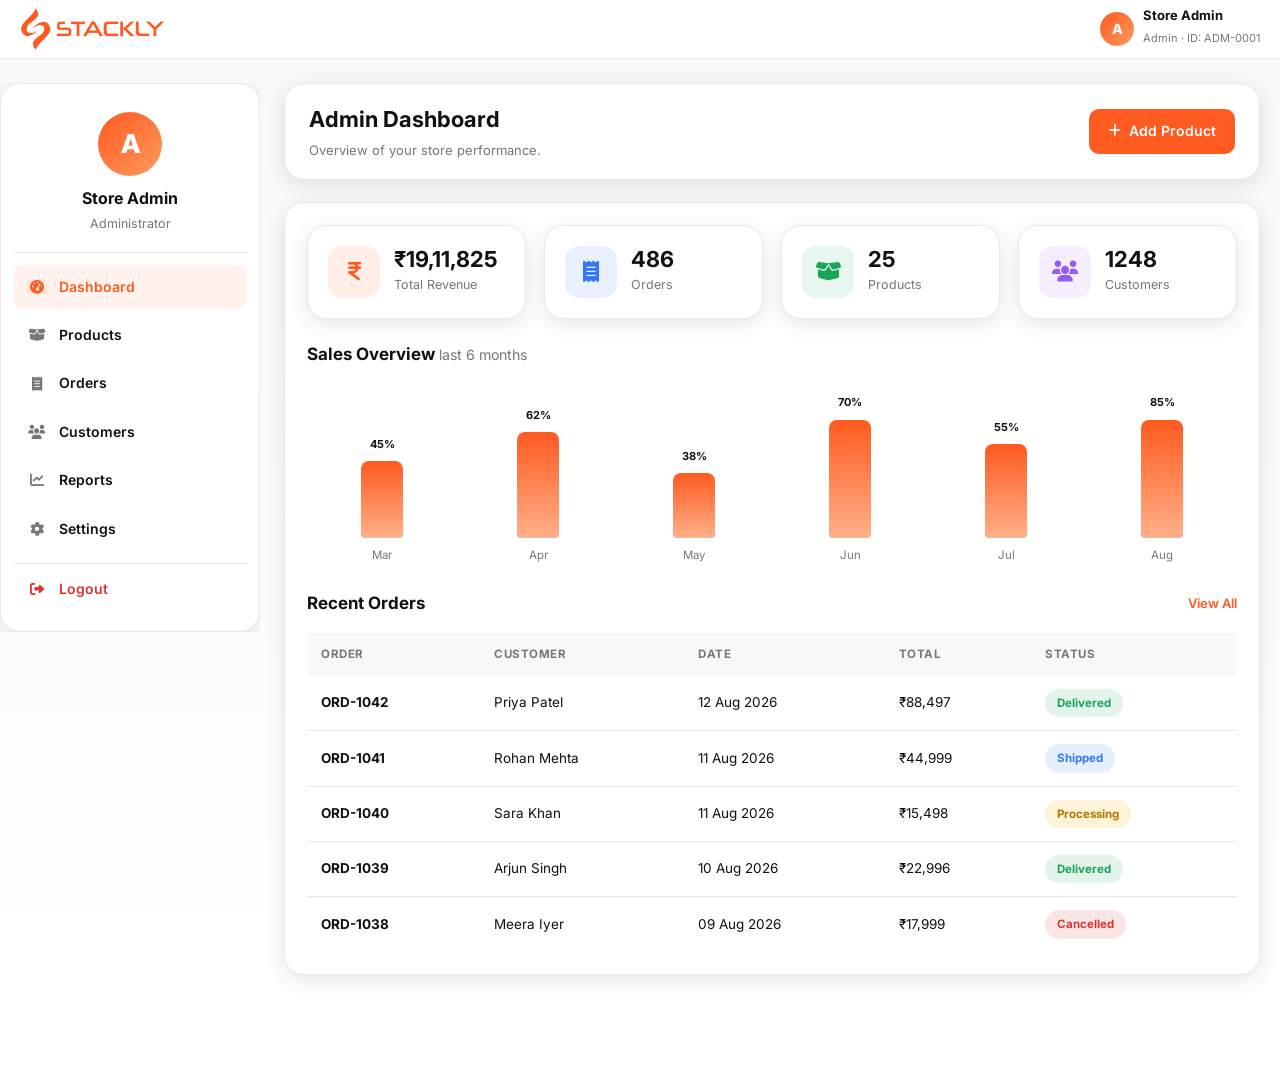
<file: admin-dashboard.html>
<!DOCTYPE html>
<html lang="en">
<head>
  <meta charset="UTF-8">
  <meta name="viewport" content="width=device-width, initial-scale=1.0">
  <title>Admin Dashboard – Stackly Electronics Marketplace</title>
  <meta name="description" content="Admin dashboard for the Stackly electronics marketplace — manage products, orders, customers and reports.">
  <link rel="preconnect" href="https://fonts.googleapis.com">
  <link rel="preconnect" href="https://fonts.gstatic.com" crossorigin>
  <link href="https://fonts.googleapis.com/css2?family=Inter:wght@400;500;600;700;800;900&display=swap" rel="stylesheet">
  <link rel="stylesheet" href="https://cdnjs.cloudflare.com/ajax/libs/font-awesome/6.5.1/css/all.min.css">
  <link rel="icon" type="image/webp" href="images/logo/logo.webp">
  <link rel="stylesheet" href="css/style.css">
  <link rel="stylesheet" href="css/dashboard.css">
</head>
<body>

  <!-- ==================== TOP BAR ==================== -->
  <div class="dash-topbar">
    <div class="dash-topbar-inner">
      <a href="index.html" class="logo"><img src="images/logo/logo.webp" alt="Stackly"></a>
      <div class="dash-user">
        <span class="dash-user-avatar">A</span>
        <div><b>Store Admin</b><small>Admin · ID: ADM-0001</small></div>
      </div>
      <button class="dash-menu-btn" id="dashMenuBtn" aria-label="Menu"><i class="fas fa-ellipsis-vertical"></i></button>
    </div>
  </div>

  <!-- ==================== DASHBOARD ==================== -->
  <div class="dash">
    <div class="dash-container">

      <aside class="dash-side" id="dashSide">
        <div class="dash-side-head">
          <button class="dash-side-close" id="dashSideClose" aria-label="Close menu"><i class="fas fa-xmark"></i></button>
        </div>
        <div class="dash-side-inner">
          <div class="dash-profile">
            <div class="dash-avatar">A</div>
            <h3>Store Admin</h3>
            <p>Administrator</p>
          </div>
          <nav class="dash-nav">
            <a href="#panel-overview" class="active" data-panel="overview"><i class="fas fa-gauge-high"></i> Dashboard</a>
            <a href="#panel-products" data-panel="products"><i class="fas fa-box-open"></i> Products</a>
            <a href="#panel-orders" data-panel="orders"><i class="fas fa-receipt"></i> Orders</a>
            <a href="#panel-customers" data-panel="customers"><i class="fas fa-users"></i> Customers</a>
            <a href="#panel-reports" data-panel="reports"><i class="fas fa-chart-line"></i> Reports</a>
            <a href="#panel-settings" data-panel="settings"><i class="fas fa-gear"></i> Settings</a>
            <a href="login.html" class="logout"><i class="fas fa-right-from-bracket"></i> Logout</a>
          </nav>
        </div>
      </aside>

      <main class="dash-main">
        <div class="dash-top">
          <div>
            <h2>Admin Dashboard</h2>
            <p>Overview of your store performance.</p>
          </div>
          <div class="dash-top-actions">
            <a href="404.html" class="dash-btn dash-btn-primary"><i class="fas fa-plus"></i> Add Product</a>
          </div>
        </div>

        <!-- ==================== OVERVIEW ==================== -->
        <section class="dash-panel active" id="panel-overview">
          <div class="dash-stats">
            <div class="dash-stat">
              <i class="fas fa-indian-rupee-sign"></i>
              <div><b id="statRevenue">₹0</b><span>Total Revenue</span></div>
            </div>
            <div class="dash-stat blue">
              <i class="fas fa-receipt"></i>
              <div><b id="statOrders">0</b><span>Orders</span></div>
            </div>
            <div class="dash-stat green">
              <i class="fas fa-box-open"></i>
              <div><b id="statProducts">0</b><span>Products</span></div>
            </div>
            <div class="dash-stat purple">
              <i class="fas fa-users"></i>
              <div><b id="statCustomers">0</b><span>Customers</span></div>
            </div>
          </div>

          <div class="dash-panel-head">
            <h3>Sales Overview <small style="font-weight:400; color:var(--gray);">last 6 months</small></h3>
          </div>
          <div class="dash-bars" id="salesBars"></div>

          <div class="dash-panel-head" style="margin-top:26px;">
            <h3>Recent Orders</h3>
            <a href="404.html">View All</a>
          </div>
          <div class="table-scroll">
            <table class="dash-table">
              <thead>
                <tr>
                  <th>Order</th>
                  <th>Customer</th>
                  <th>Date</th>
                  <th>Total</th>
                  <th>Status</th>
                </tr>
              </thead>
              <tbody id="recentOrdersBody"></tbody>
            </table>
          </div>
        </section>

        <!-- ==================== PRODUCTS ==================== -->
        <section class="dash-panel" id="panel-products">
          <div class="dash-panel-head">
            <h3>All Products</h3>
            <a href="404.html">View Store</a>
          </div>
          <div class="table-scroll">
            <table class="dash-table">
              <thead>
                <tr>
                  <th>Product</th>
                  <th>Category</th>
                  <th>Price</th>
                  <th>Stock</th>
                  <th>Status</th>
                </tr>
              </thead>
              <tbody id="adminProductsBody"></tbody>
            </table>
          </div>
        </section>

        <!-- ==================== ORDERS ==================== -->
        <section class="dash-panel" id="panel-orders">
          <div class="dash-panel-head">
            <h3>All Orders</h3>
            <a href="404.html">Order Support</a>
          </div>
          <div class="table-scroll">
            <table class="dash-table">
              <thead>
                <tr>
                  <th>Order</th>
                  <th>Customer</th>
                  <th>Date</th>
                  <th>Items</th>
                  <th>Total</th>
                  <th>Status</th>
                </tr>
              </thead>
              <tbody id="adminOrdersBody"></tbody>
            </table>
          </div>
        </section>

        <!-- ==================== CUSTOMERS ==================== -->
        <section class="dash-panel" id="panel-customers">
          <div class="dash-panel-head">
            <h3>Customers</h3>
          </div>
          <div class="table-scroll">
            <table class="dash-table">
              <thead>
                <tr>
                  <th>Customer</th>
                  <th>Email</th>
                  <th>Orders</th>
                  <th>Spent</th>
                  <th>Status</th>
                </tr>
              </thead>
              <tbody id="adminCustomersBody"></tbody>
            </table>
          </div>
        </section>

        <!-- ==================== REPORTS ==================== -->
        <section class="dash-panel" id="panel-reports">
          <div class="dash-panel-head">
            <h3>Category Performance</h3>
          </div>
          <div class="dash-bars" id="categoryBars"></div>

          <div class="dash-panel-head" style="margin-top:26px;">
            <h3>Best Sellers</h3>
          </div>
          <div class="table-scroll">
            <table class="dash-table">
              <thead>
                <tr>
                  <th>Product</th>
                  <th>Category</th>
                  <th>Units Sold</th>
                  <th>Revenue</th>
                </tr>
              </thead>
              <tbody id="bestSellersBody"></tbody>
            </table>
          </div>
        </section>

        <!-- ==================== SETTINGS ==================== -->
        <section class="dash-panel" id="panel-settings">
          <div class="dash-panel-head">
            <h3>Store Settings</h3>
          </div>
          <form id="adminSettingsForm">
            <div class="dash-form-row">
              <div class="form-group">
                <label for="setStore">Store Name</label>
                <input type="text" id="setStore" value="Stackly Electronics" required maxlength="40">
              </div>
              <div class="form-group">
                <label for="setEmail">Support Email</label>
                <input type="email" id="setEmail" value="support@stackly.in" required>
              </div>
            </div>
            <div class="dash-form-row">
              <div class="form-group">
                <label for="setCurrency">Currency</label>
                <select id="setCurrency">
                  <option value="₹" selected>Indian Rupee (₹)</option>
                  <option value="$">US Dollar ($)</option>
                  <option value="€">Euro (€)</option>
                </select>
              </div>
              <div class="form-group">
                <label for="setShip">Free Shipping Above</label>
                <input type="number" id="setShip" value="999" min="0" step="50">
              </div>
            </div>
            <button type="submit" class="dash-btn dash-btn-primary"><i class="fas fa-save"></i> Save Settings</button>
          </form>
        </section>

      </main>
    </div>
  </div>

  <div class="dash-overlay" id="dashOverlay"></div>

  <script src="js/products.js"></script>
  <script>
    /* ================== PANEL SWITCHING ================== */
    const navLinks = document.querySelectorAll(".dash-nav a[data-panel]");
    const panels = document.querySelectorAll(".dash-panel");

    function switchPanel(name) {
      panels.forEach((p) => p.classList.toggle("active", p.id === "panel-" + name));
      navLinks.forEach((a) => a.classList.toggle("active", a.dataset.panel === name));
    }

    navLinks.forEach((a) => {
      a.addEventListener("click", (e) => {
        e.preventDefault();
        switchPanel(a.dataset.panel);
        closeSidebar();
      });
    });

    document.addEventListener("click", (e) => {
      const go = e.target.closest(".dash-go");
      if (go) {
        e.preventDefault();
        switchPanel(go.dataset.panel);
      }
    });

    /* ================== MOBILE SIDEBAR ================== */
    const dashSide = document.getElementById("dashSide");
    const dashOverlay = document.getElementById("dashOverlay");

    function openSidebar() { dashSide.classList.add("open"); dashOverlay.classList.add("show"); }
    function closeSidebar() { dashSide.classList.remove("open"); dashOverlay.classList.remove("show"); }

    const dashMenuBtn = document.getElementById("dashMenuBtn");
    if (dashMenuBtn) dashMenuBtn.addEventListener("click", openSidebar);
    const dashSideClose = document.getElementById("dashSideClose");
    if (dashSideClose) dashSideClose.addEventListener("click", closeSidebar);
    dashOverlay.addEventListener("click", closeSidebar);
    document.addEventListener("keydown", (e) => { if (e.key === "Escape") closeSidebar(); });

    /* ================== HELPERS ================== */
    const fmt = window.StacklyProducts ? StacklyProducts.formatPrice : (n) => "₹" + Number(n).toLocaleString("en-IN");

    /* ================== OVERVIEW STATS ================== */
    const products = window.StacklyProducts ? StacklyProducts.PRODUCTS : [];
    const totalValue = products.reduce((s, p) => s + p.price, 0);
    const revenue = totalValue * 3;

    document.getElementById("statRevenue").textContent = fmt(revenue);
    document.getElementById("statOrders").textContent = 486;
    document.getElementById("statProducts").textContent = products.length;
    document.getElementById("statCustomers").textContent = 1_248;

    /* ================== SALES BARS ================== */
    const salesData = [
      { label: "Mar", value: 45 },
      { label: "Apr", value: 62 },
      { label: "May", value: 38 },
      { label: "Jun", value: 70 },
      { label: "Jul", value: 55 },
      { label: "Aug", value: 85 },
    ];

    function renderBars(target, data) {
      const bars = data.map((d) => `
        <div class="dash-bar">
          <b>${d.value}%</b>
          <div class="fill" style="height:${d.value}%"></div>
          <span>${d.label}</span>
        </div>`).join("");
      document.getElementById(target).innerHTML = bars;
    }

    renderBars("salesBars", salesData);

    /* ================== RECENT ORDERS ================== */
    const adminOrders = [
      { id: "ORD-1042", customer: "Priya Patel", date: "12 Aug 2026", items: 3, total: 88497, status: "Delivered", cls: "pill-success" },
      { id: "ORD-1041", customer: "Rohan Mehta", date: "11 Aug 2026", items: 1, total: 44999, status: "Shipped", cls: "pill-info" },
      { id: "ORD-1040", customer: "Sara Khan", date: "11 Aug 2026", items: 2, total: 15498, status: "Processing", cls: "pill-warn" },
      { id: "ORD-1039", customer: "Arjun Singh", date: "10 Aug 2026", items: 4, total: 22996, status: "Delivered", cls: "pill-success" },
      { id: "ORD-1038", customer: "Meera Iyer", date: "09 Aug 2026", items: 1, total: 17999, status: "Cancelled", cls: "pill-danger" },
    ];

    document.getElementById("recentOrdersBody").innerHTML = adminOrders.slice(0, 5).map((o) => `
      <tr>
        <td><b>${o.id}</b></td>
        <td>${o.customer}</td>
        <td>${o.date}</td>
        <td>${fmt(o.total)}</td>
        <td><span class="pill ${o.cls}">${o.status}</span></td>
      </tr>`).join("");

    document.getElementById("adminOrdersBody").innerHTML = adminOrders.map((o) => `
      <tr>
        <td><b>${o.id}</b></td>
        <td>${o.customer}</td>
        <td>${o.date}</td>
        <td>${o.items}</td>
        <td>${fmt(o.total)}</td>
        <td><span class="pill ${o.cls}">${o.status}</span></td>
      </tr>`).join("");

    /* ================== PRODUCTS TABLE ================== */
    const stockStatus = (id) => {
      if (id % 5 === 0) return { label: "Low Stock", cls: "pill-warn" };
      if (id % 7 === 0) return { label: "Out of Stock", cls: "pill-danger" };
      return { label: "In Stock", cls: "pill-success" };
    };

    document.getElementById("adminProductsBody").innerHTML = products.map((p) => {
      const s = stockStatus(p.id);
      return `
        <tr>
          <td>
            <div class="product-cell">
              <img class="thumb" src="${p.image}" alt="${p.name}">
              <div><b>${p.name}</b><small>${p.id}</small></div>
            </div>
          </td>
          <td>${p.category}</td>
          <td>${fmt(p.price)}</td>
          <td>${(p.id * 7) % 60 + 3}</td>
          <td><span class="pill ${s.cls}">${s.label}</span></td>
        </tr>`;
    }).join("");

    /* ================== CUSTOMERS ================== */
    const customers = [
      { name: "Priya Patel", email: "priya.p@example.com", orders: 12, spent: 142500, status: "Active", cls: "pill-success" },
      { name: "Rohan Mehta", email: "rohan.m@example.com", orders: 8, spent: 98600, status: "Active", cls: "pill-success" },
      { name: "Sara Khan", email: "sara.k@example.com", orders: 5, spent: 41200, status: "Active", cls: "pill-success" },
      { name: "Arjun Singh", email: "arjun.s@example.com", orders: 3, spent: 28900, status: "Inactive", cls: "pill-dark" },
      { name: "Meera Iyer", email: "meera.i@example.com", orders: 15, spent: 210800, status: "VIP", cls: "pill-info" },
    ];

    document.getElementById("adminCustomersBody").innerHTML = customers.map((c) => `
      <tr>
        <td><b>${c.name}</b></td>
        <td>${c.email}</td>
        <td>${c.orders}</td>
        <td>${fmt(c.spent)}</td>
        <td><span class="pill ${c.cls}">${c.status}</span></td>
      </tr>`).join("");

    /* ================== REPORTS ================== */
    const catData = [
      { label: "Phones", value: 88 },
      { label: "Laptops", value: 72 },
      { label: "Audio", value: 64 },
      { label: "Gaming", value: 58 },
      { label: "Smart Home", value: 41 },
      { label: "Others", value: 33 },
    ];
    renderBars("categoryBars", catData);

    const bestSellers = [
      { p: products[14], sold: 890 },
      { p: products[21], sold: 1540 },
      { p: products[24], sold: 645 },
      { p: products[9], sold: 530 },
      { p: products[4], sold: 340 },
    ].filter((b) => b.p);

    document.getElementById("bestSellersBody").innerHTML = bestSellers.map((b) => `
      <tr>
        <td>
          <div class="product-cell">
            <img class="thumb" src="${b.p.image}" alt="${b.p.name}">
            <div><b>${b.p.name}</b></div>
          </div>
        </td>
        <td>${b.p.category}</td>
        <td>${b.sold.toLocaleString("en-IN")}</td>
        <td>${fmt(b.p.price * b.sold)}</td>
      </tr>`).join("");

    /* ================== SETTINGS ================== */
    document.getElementById("adminSettingsForm").addEventListener("submit", (e) => {
      e.preventDefault();
      showToast("Settings saved", "check");
    });

    /* ================== TOAST ================== */
    function showToast(msg, icon) {
      const old = document.querySelector(".dash-toast");
      if (old) old.remove();
      const t = document.createElement("div");
      t.className = "dash-toast";
      t.innerHTML = `<i class="fas fa-${icon}"></i> ${msg}`;
      document.body.appendChild(t);
      setTimeout(() => t.classList.add("show"), 10);
      setTimeout(() => { t.classList.remove("show"); setTimeout(() => t.remove(), 300); }, 2400);
    }
  </script>
</body>
</html>
</file>
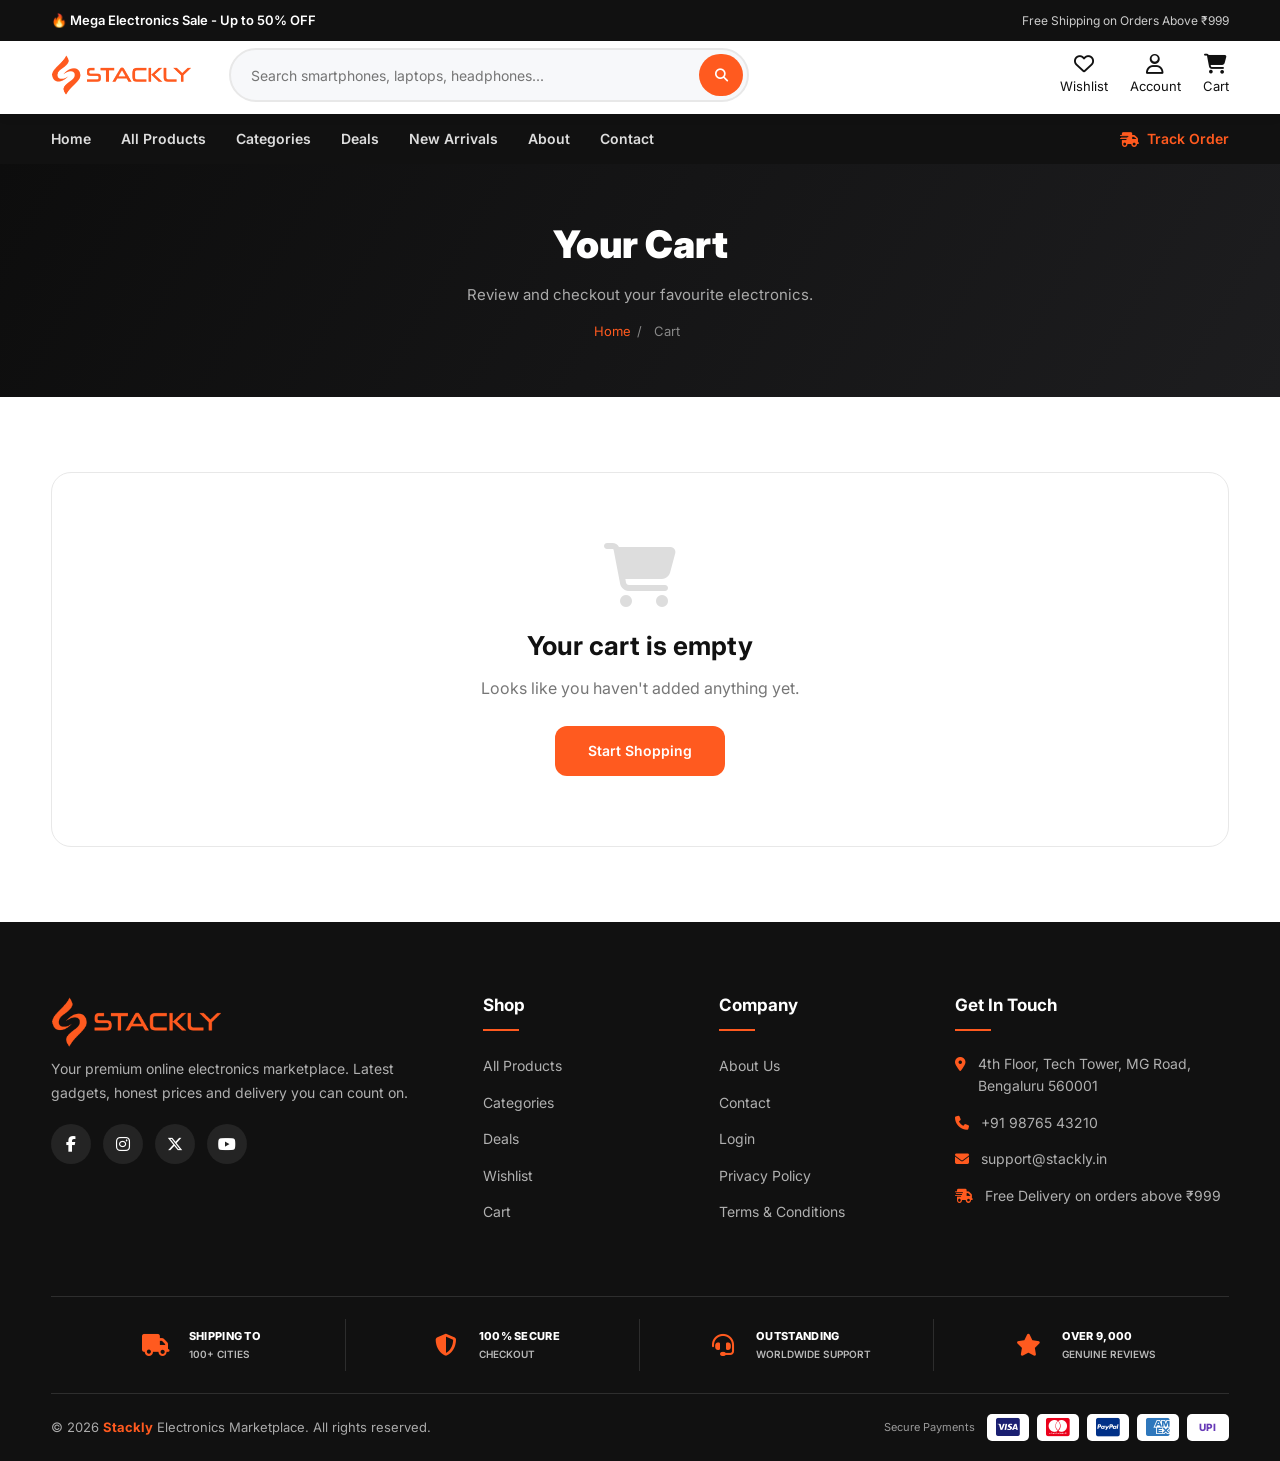
<file: cart.html>
<!DOCTYPE html>
<html lang="en">
<head>
  <meta charset="UTF-8">
  <meta name="viewport" content="width=device-width, initial-scale=1.0">
  <title>Shopping Cart – Stackly Electronics Marketplace</title>
  <meta name="description" content="Review and manage the items in your Stackly shopping cart.">
  <link rel="preconnect" href="https://fonts.googleapis.com">
  <link rel="preconnect" href="https://fonts.gstatic.com" crossorigin>
  <link href="https://fonts.googleapis.com/css2?family=Inter:wght@400;500;600;700;800;900&display=swap" rel="stylesheet">
  <link rel="stylesheet" href="https://cdnjs.cloudflare.com/ajax/libs/font-awesome/6.5.1/css/all.min.css">
  <link rel="icon" type="image/webp" href="images/logo/logo.webp">
  <link rel="stylesheet" href="css/style.css">
  <link rel="stylesheet" href="css/responsive.css">
</head>
<body>

  <!-- ==================== HEADER ==================== -->
  <header class="header" id="header">
    <div class="top-bar">
      <div class="container">
        <p>🔥 Mega Electronics Sale - Up to 50% OFF</p>
        <span>Free Shipping on Orders Above ₹999</span>
      </div>
    </div>
    <div class="navbar">
      <div class="container nav-container">
          <a href="index.html" class="logo"><img src="images/logo/logo.webp" alt="Stackly"></a>
        <div class="search-box">
          <input type="text" id="searchInput" placeholder="Search smartphones, laptops, headphones...">
          <button aria-label="Search"><i class="fas fa-search"></i></button>
        </div>
        <div class="nav-actions">
          <a href="wishlist.html" title="Wishlist"><i class="far fa-heart"></i><span>Wishlist</span></a>
          <a href="login.html" title="Account"><i class="far fa-user"></i><span>Account</span></a>
          <a href="cart.html" class="cart-icon" title="Cart"><i class="fas fa-shopping-cart"></i><span>Cart</span><b id="cartCount">0</b></a>
        </div>
        <button class="menu-toggle" id="menuToggle" aria-label="Toggle menu"><i class="fas fa-bars"></i></button>
      </div>
    </div>
    <nav class="main-nav" id="mainNav">
      <div class="container">
        <a href="index.html">Home</a>
        <a href="products.html">All Products</a>
        <a href="categories.html">Categories</a>
        <a href="deals.html">Deals</a>
        <a href="new-arrivals.html">New Arrivals</a>
        <a href="about.html">About</a>
        <a href="contact.html">Contact</a>
        <a href="contact.html" class="track-order"><i class="fas fa-truck-fast"></i> Track Order</a>
      </div>
    </nav>
  </header>

  <!-- ==================== PAGE HEADER ==================== -->
  <section class="page-header">
    <div class="container">
      <h1>Your Cart</h1>
      <p>Review and checkout your favourite electronics.</p>
      <div class="breadcrumb">
        <a href="index.html">Home</a><span>/</span><span>Cart</span>
      </div>
    </div>
  </section>

  <!-- ==================== CART ==================== -->
  <section class="section">
    <div class="container cart-layout" id="cartLayout">
      <!-- Rendered from cart.js -->
    </div>
  </section>

  <!-- ==================== FOOTER ==================== -->
  <footer class="footer">
    <div class="container">
      <div class="footer-grid">
        <div class="footer-about">
        <a href="index.html" class="logo"><img src="images/logo/logo.webp" alt="Stackly"></a>
          <p>Your premium online electronics marketplace. Latest gadgets, honest prices and delivery you can count on.</p>
          <div class="social-links">
            <a href="404.html" aria-label="Facebook"><i class="fab fa-facebook-f"></i></a>
            <a href="404.html" aria-label="Instagram"><i class="fab fa-instagram"></i></a>
            <a href="404.html" aria-label="Twitter"><i class="fab fa-x-twitter"></i></a>
            <a href="404.html" aria-label="YouTube"><i class="fab fa-youtube"></i></a>
          </div>
        </div>
        <div>
          <h3>Shop</h3>
          <ul class="footer-links">
            <li><a href="products.html">All Products</a></li>
            <li><a href="categories.html">Categories</a></li>
            <li><a href="deals.html">Deals</a></li>
            <li><a href="wishlist.html">Wishlist</a></li>
            <li><a href="cart.html">Cart</a></li>
          </ul>
        </div>
        <div>
          <h3>Company</h3>
          <ul class="footer-links">
            <li><a href="about.html">About Us</a></li>
            <li><a href="contact.html">Contact</a></li>
            <li><a href="login.html">Login</a></li>
            <li><a href="404.html">Privacy Policy</a></li>
            <li><a href="404.html">Terms &amp; Conditions</a></li>
          </ul>
        </div>
        <div>
          <h3>Get In Touch</h3>
          <ul class="footer-contact">
            <li><i class="fas fa-map-marker-alt"></i> 4th Floor, Tech Tower, MG Road, Bengaluru 560001</li>
            <li><i class="fas fa-phone"></i> +91 98765 43210</li>
            <li><i class="fas fa-envelope"></i> support@stackly.in</li>
            <li><i class="fas fa-truck-fast"></i> Free Delivery on orders above ₹999</li>
          </ul>
        </div>
      </div>
      <div class="footer-features">
        <div class="footer-feature">
          <div class="footer-feature-icon"><i class="fas fa-truck"></i></div>
          <div>
            <strong>SHIPPING TO</strong>
            <span>100+ CITIES</span>
          </div>
        </div>
        <div class="footer-feature">
          <div class="footer-feature-icon"><i class="fas fa-shield-halved"></i></div>
          <div>
            <strong>100% SECURE</strong>
            <span>CHECKOUT</span>
          </div>
        </div>
        <div class="footer-feature">
          <div class="footer-feature-icon"><i class="fas fa-headset"></i></div>
          <div>
            <strong>OUTSTANDING</strong>
            <span>WORLDWIDE SUPPORT</span>
          </div>
        </div>
        <div class="footer-feature">
          <div class="footer-feature-icon"><i class="fas fa-star"></i></div>
          <div>
            <strong>OVER 9,000</strong>
            <span>GENUINE REVIEWS</span>
          </div>
        </div>
      </div>
      <div class="footer-bottom">
        <div class="footer-copy">© 2026 <b>Stackly</b> Electronics Marketplace. All rights reserved.</div>
        <div class="footer-payments">
          <span class="payment-label">Secure Payments</span>
          <div class="payment-icons">
            <i class="fab fa-cc-visa"></i>
            <i class="fab fa-cc-mastercard"></i>
            <i class="fab fa-cc-paypal"></i>
            <i class="fab fa-cc-amex"></i>
            <span class="payment-upi">UPI</span>
          </div>
        </div>
      </div>
    </div>
  </footer>

  <button class="back-to-top" id="backToTop" aria-label="Back to top"><i class="fas fa-chevron-up"></i></button>

  <script src="js/products.js"></script>
  <script src="js/cart.js"></script>
  <script src="js/script.js"></script>
  <script>
    document.addEventListener("DOMContentLoaded", function () {
      const P = window.StacklyProducts;
      const C = window.StacklyCart;
      const layout = document.getElementById("cartLayout");
      let appliedCoupon = null;

      function render() {
        const items = C.getCart();

        if (!items.length) {
          layout.innerHTML = `
            <div class="cart-empty" style="grid-column:1/-1; background:var(--white); border:1px solid var(--border); border-radius:var(--radius);">
              <i class="fas fa-shopping-cart"></i>
              <h2>Your cart is empty</h2>
              <p>Looks like you haven't added anything yet.</p>
              <a href="products.html" class="btn btn-primary">Start Shopping</a>
            </div>`;
          return;
        }

        let subtotal = 0;
        let saving = 0;

        const itemHTML = items.map((item) => {
          const p = P.getProductById(item.id);
          if (!p) return "";
          subtotal += p.price * item.qty;
          if (p.oldPrice) saving += (p.oldPrice - p.price) * item.qty;
          return `
            <div class="cart-item" data-id="${p.id}">
              <a class="cart-item-image" href="product-details.html?id=${p.id}"><img src="${p.image}" alt="${p.name}"></a>
              <div class="cart-item-info">
                <h3><a href="product-details.html?id=${p.id}" style="color:inherit;">${p.name}</a></h3>
                <span>${p.category}</span>
                <div class="cart-item-price">${P.formatPrice(p.price)}${p.oldPrice ? ` <del style="font-size:12px; font-weight:400; color:#999;">${P.formatPrice(p.oldPrice)}</del>` : ""}</div>
              </div>
              <div class="cart-item-actions">
                <div class="qty-control">
                  <button class="qty-minus" data-id="${p.id}" aria-label="Decrease"><i class="fas fa-minus"></i></button>
                  <input type="text" class="qty-val" data-id="${p.id}" value="${item.qty}" readonly>
                  <button class="qty-plus" data-id="${p.id}" aria-label="Increase"><i class="fas fa-plus"></i></button>
                </div>
                <button class="remove-item" data-id="${p.id}" aria-label="Remove"><i class="fas fa-trash-can"></i></button>
              </div>
            </div>`;
        }).join("");

        const shipping = subtotal >= 999 ? 0 : 99;
        let discount = appliedCoupon ? Math.round(subtotal * 0.10) : 0;
        const total = subtotal - discount + shipping;

        layout.innerHTML = `
          <div>
            <div class="cart-items">
              ${itemHTML}
            </div>
          </div>
          <aside class="cart-summary">
            <h3>Order Summary</h3>
            <div class="summary-row"><span>Subtotal</span><b id="sumSubtotal">${P.formatPrice(subtotal)}</b></div>
            <div class="summary-row saving"><span>You Save</span><span>${P.formatPrice(saving)}</span></div>
            <div class="summary-row"><span>Shipping</span><b>${shipping === 0 ? "FREE" : P.formatPrice(shipping)}</b></div>
            ${appliedCoupon ? `<div class="summary-row saving"><span>Coupon (STACKLY10)</span><span>-${P.formatPrice(discount)}</span></div>` : ""}
            <div class="summary-row total"><span>Total</span><span>${P.formatPrice(total)}</span></div>
            <div class="coupon-box">
              <input type="text" id="couponInput" placeholder="Coupon code (try STACKLY10)">
              <button id="applyCoupon">Apply</button>
            </div>
            <a href="checkout.html" class="btn btn-primary btn-block">Proceed to Checkout <i class="fas fa-arrow-right"></i></a>
            <a href="products.html" class="btn btn-outline btn-block" style="border-color:var(--dark); color:var(--dark); margin-top:10px;">Continue Shopping</a>
          </aside>
        `;

        wireEvents();
        C.updateCartBadge();
      }

      function wireEvents() {
        layout.querySelectorAll(".qty-plus").forEach((b) => {
          b.addEventListener("click", () => {
            const item = C.getCart().find((i) => i.id === Number(b.dataset.id));
            if (item) C.setQty(item.id, item.qty + 1);
            render();
          });
        });
        layout.querySelectorAll(".qty-minus").forEach((b) => {
          b.addEventListener("click", () => {
            const item = C.getCart().find((i) => i.id === Number(b.dataset.id));
            if (item && item.qty > 1) C.setQty(item.id, item.qty - 1);
            render();
          });
        });
        layout.querySelectorAll(".remove-item").forEach((b) => {
          b.addEventListener("click", () => {
            C.removeFromCart(b.dataset.id);
            C.showToast("Item removed from cart", "trash-can");
            render();
          });
        });
        const applyBtn = layout.querySelector("#applyCoupon");
        if (applyBtn) {
          applyBtn.addEventListener("click", () => {
            const code = layout.querySelector("#couponInput").value.trim().toUpperCase();
            if (code === "STACKLY10") {
              appliedCoupon = code;
              C.showToast("Coupon applied! 10% off.", "ticket");
            } else {
              C.showToast("Invalid coupon code", "circle-xmark");
            }
            render();
          });
        }
      }

      render();
    });
  </script>
</body>
</html>
</file>
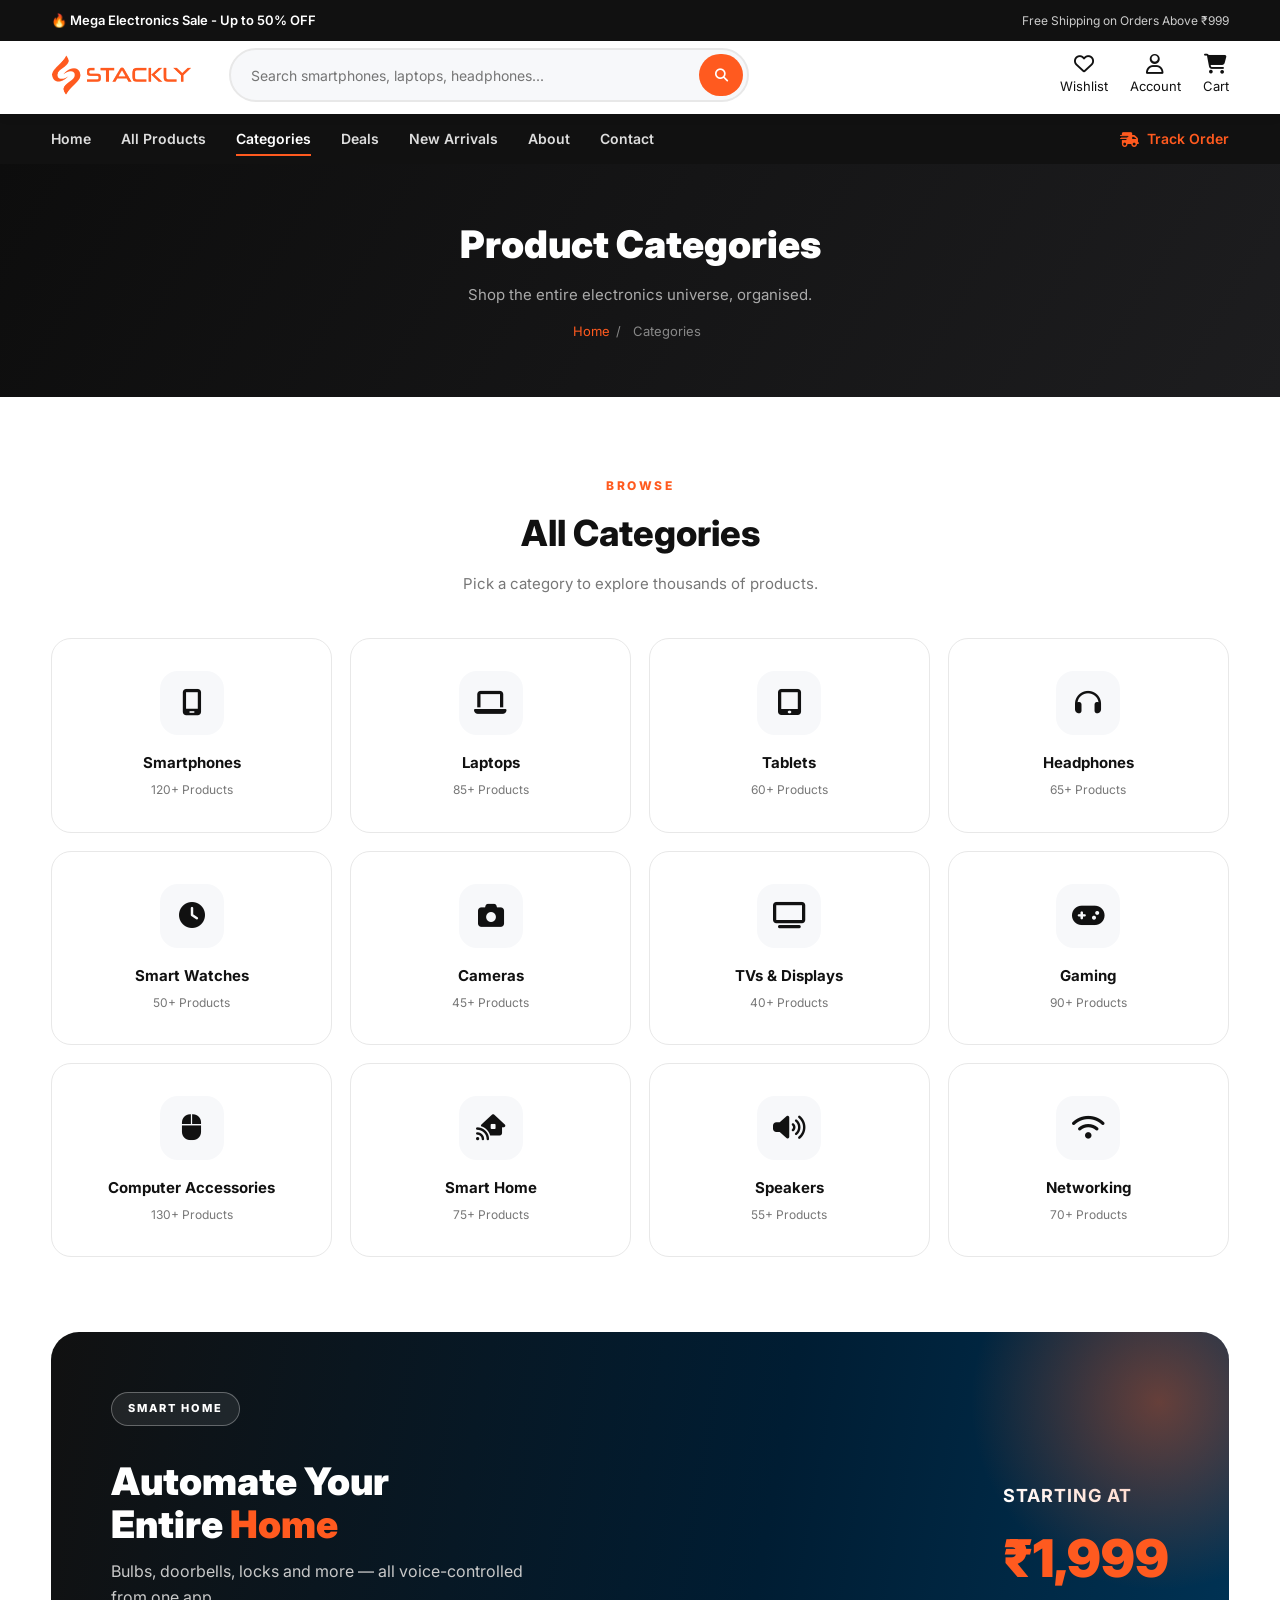
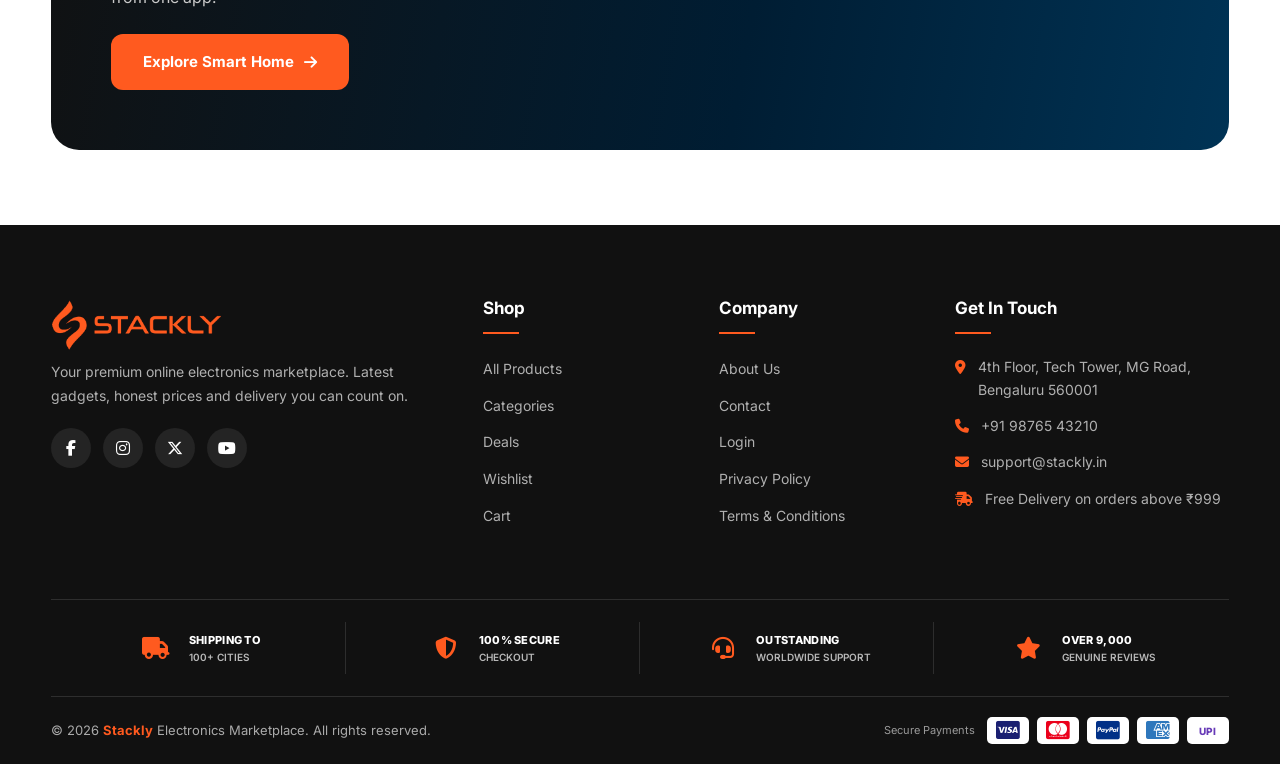
<file: categories.html>
<!DOCTYPE html>
<html lang="en">
<head>
  <meta charset="UTF-8">
  <meta name="viewport" content="width=device-width, initial-scale=1.0">
  <title>Categories – Stackly Electronics Marketplace</title>
  <meta name="description" content="Browse electronics by category at Stackly — smartphones, laptops, gaming, smart home and more.">
  <link rel="preconnect" href="https://fonts.googleapis.com">
  <link rel="preconnect" href="https://fonts.gstatic.com" crossorigin>
  <link href="https://fonts.googleapis.com/css2?family=Inter:wght@400;500;600;700;800;900&display=swap" rel="stylesheet">
  <link rel="stylesheet" href="https://cdnjs.cloudflare.com/ajax/libs/font-awesome/6.5.1/css/all.min.css">
  <link rel="icon" type="image/webp" href="images/logo/logo.webp">
  <link rel="stylesheet" href="css/style.css">
  <link rel="stylesheet" href="css/responsive.css">
</head>
<body>

  <!-- ==================== HEADER ==================== -->
  <header class="header" id="header">
    <div class="top-bar">
      <div class="container">
        <p>🔥 Mega Electronics Sale - Up to 50% OFF</p>
        <span>Free Shipping on Orders Above ₹999</span>
      </div>
    </div>
    <div class="navbar">
      <div class="container nav-container">
          <a href="index.html" class="logo"><img src="images/logo/logo.webp" alt="Stackly"></a>
        <div class="search-box">
          <input type="text" id="searchInput" placeholder="Search smartphones, laptops, headphones...">
          <button aria-label="Search"><i class="fas fa-search"></i></button>
        </div>
        <div class="nav-actions">
          <a href="wishlist.html" title="Wishlist"><i class="far fa-heart"></i><span>Wishlist</span></a>
          <a href="login.html" title="Account"><i class="far fa-user"></i><span>Account</span></a>
          <a href="cart.html" class="cart-icon" title="Cart"><i class="fas fa-shopping-cart"></i><span>Cart</span><b id="cartCount">0</b></a>
        </div>
        <button class="menu-toggle" id="menuToggle" aria-label="Toggle menu"><i class="fas fa-bars"></i></button>
      </div>
    </div>
    <nav class="main-nav" id="mainNav">
      <div class="container">
        <a href="index.html">Home</a>
        <a href="products.html">All Products</a>
        <a href="categories.html">Categories</a>
        <a href="deals.html">Deals</a>
        <a href="new-arrivals.html">New Arrivals</a>
        <a href="about.html">About</a>
        <a href="contact.html">Contact</a>
        <a href="contact.html" class="track-order"><i class="fas fa-truck-fast"></i> Track Order</a>
      </div>
    </nav>
  </header>

  <!-- ==================== PAGE HEADER ==================== -->
  <section class="page-header">
    <div class="container">
      <h1>Product Categories</h1>
      <p>Shop the entire electronics universe, organised.</p>
      <div class="breadcrumb">
        <a href="index.html">Home</a><span>/</span><span>Categories</span>
      </div>
    </div>
  </section>

  <!-- ==================== CATEGORY GRID ==================== -->
  <section class="section">
    <div class="container">
      <div class="section-heading">
        <span>BROWSE</span>
        <h2>All Categories</h2>
        <p>Pick a category to explore thousands of products.</p>
      </div>
      <div class="category-grid categories-grid" id="categoryGrid">
        <!-- Rendered from js/products.js -->
      </div>
    </div>
  </section>

  <!-- ==================== PROMO BANNER ==================== -->
  <section class="section" style="padding-top:0;">
    <div class="container">
      <div class="offer-banner" style="background: linear-gradient(100deg, #111 0%, #001d33 60%, #003355 100%);">
        <div class="offer-content">
          <span class="hero-label" style="border-color: rgba(255,255,255,.3); background: rgba(255,255,255,.08); color:#fff;">SMART HOME</span>
          <h2>Automate Your <br> Entire <span>Home</span></h2>
          <p>Bulbs, doorbells, locks and more — all voice-controlled from one app.</p>
          <a href="products.html?cat=Smart%20Home" class="btn btn-primary mt-3">Explore Smart Home <i class="fas fa-arrow-right"></i></a>
        </div>
        <div class="offer-price"><small>STARTING AT</small>₹1,999</div>
      </div>
    </div>
  </section>

  <!-- ==================== FOOTER ==================== -->
  <footer class="footer">
    <div class="container">
      <div class="footer-grid">
        <div class="footer-about">
        <a href="index.html" class="logo"><img src="images/logo/logo.webp" alt="Stackly"></a>
          <p>Your premium online electronics marketplace. Latest gadgets, honest prices and delivery you can count on.</p>
          <div class="social-links">
            <a href="404.html" aria-label="Facebook"><i class="fab fa-facebook-f"></i></a>
            <a href="404.html" aria-label="Instagram"><i class="fab fa-instagram"></i></a>
            <a href="404.html" aria-label="Twitter"><i class="fab fa-x-twitter"></i></a>
            <a href="404.html" aria-label="YouTube"><i class="fab fa-youtube"></i></a>
          </div>
        </div>
        <div>
          <h3>Shop</h3>
          <ul class="footer-links">
            <li><a href="products.html">All Products</a></li>
            <li><a href="categories.html">Categories</a></li>
            <li><a href="deals.html">Deals</a></li>
            <li><a href="wishlist.html">Wishlist</a></li>
            <li><a href="cart.html">Cart</a></li>
          </ul>
        </div>
        <div>
          <h3>Company</h3>
          <ul class="footer-links">
            <li><a href="about.html">About Us</a></li>
            <li><a href="contact.html">Contact</a></li>
            <li><a href="login.html">Login</a></li>
            <li><a href="404.html">Privacy Policy</a></li>
            <li><a href="404.html">Terms &amp; Conditions</a></li>
          </ul>
        </div>
        <div>
          <h3>Get In Touch</h3>
          <ul class="footer-contact">
            <li><i class="fas fa-map-marker-alt"></i> 4th Floor, Tech Tower, MG Road, Bengaluru 560001</li>
            <li><i class="fas fa-phone"></i> +91 98765 43210</li>
            <li><i class="fas fa-envelope"></i> support@stackly.in</li>
            <li><i class="fas fa-truck-fast"></i> Free Delivery on orders above ₹999</li>
          </ul>
        </div>
      </div>
      <div class="footer-features">
        <div class="footer-feature">
          <div class="footer-feature-icon"><i class="fas fa-truck"></i></div>
          <div>
            <strong>SHIPPING TO</strong>
            <span>100+ CITIES</span>
          </div>
        </div>
        <div class="footer-feature">
          <div class="footer-feature-icon"><i class="fas fa-shield-halved"></i></div>
          <div>
            <strong>100% SECURE</strong>
            <span>CHECKOUT</span>
          </div>
        </div>
        <div class="footer-feature">
          <div class="footer-feature-icon"><i class="fas fa-headset"></i></div>
          <div>
            <strong>OUTSTANDING</strong>
            <span>WORLDWIDE SUPPORT</span>
          </div>
        </div>
        <div class="footer-feature">
          <div class="footer-feature-icon"><i class="fas fa-star"></i></div>
          <div>
            <strong>OVER 9,000</strong>
            <span>GENUINE REVIEWS</span>
          </div>
        </div>
      </div>
      <div class="footer-bottom">
        <div class="footer-copy">© 2026 <b>Stackly</b> Electronics Marketplace. All rights reserved.</div>
        <div class="footer-payments">
          <span class="payment-label">Secure Payments</span>
          <div class="payment-icons">
            <i class="fab fa-cc-visa"></i>
            <i class="fab fa-cc-mastercard"></i>
            <i class="fab fa-cc-paypal"></i>
            <i class="fab fa-cc-amex"></i>
            <span class="payment-upi">UPI</span>
          </div>
        </div>
      </div>
    </div>
  </footer>

  <button class="back-to-top" id="backToTop" aria-label="Back to top"><i class="fas fa-chevron-up"></i></button>

  <script src="js/products.js"></script>
  <script src="js/cart.js"></script>
  <script src="js/script.js"></script>
  <script>
    document.addEventListener("DOMContentLoaded", function () {
      const P = window.StacklyProducts;
      const grid = document.getElementById("categoryGrid");

      grid.innerHTML = P.CATEGORIES.map(
        (c) => `
        <a href="products.html?cat=${encodeURIComponent(c.name)}" class="category-card">
          <div class="category-icon"><i class="fas ${c.icon}"></i></div>
          <h3>${c.name}</h3>
          <p>${c.count}+ Products</p>
          <span class="cat-link">Shop Now <i class="fas fa-arrow-right"></i></span>
        </a>`
      ).join("");

      if (window.StacklyUI) window.StacklyUI.reveal();
      window.StacklyCart.updateCartBadge();
    });
  </script>
</body>
</html>
</file>
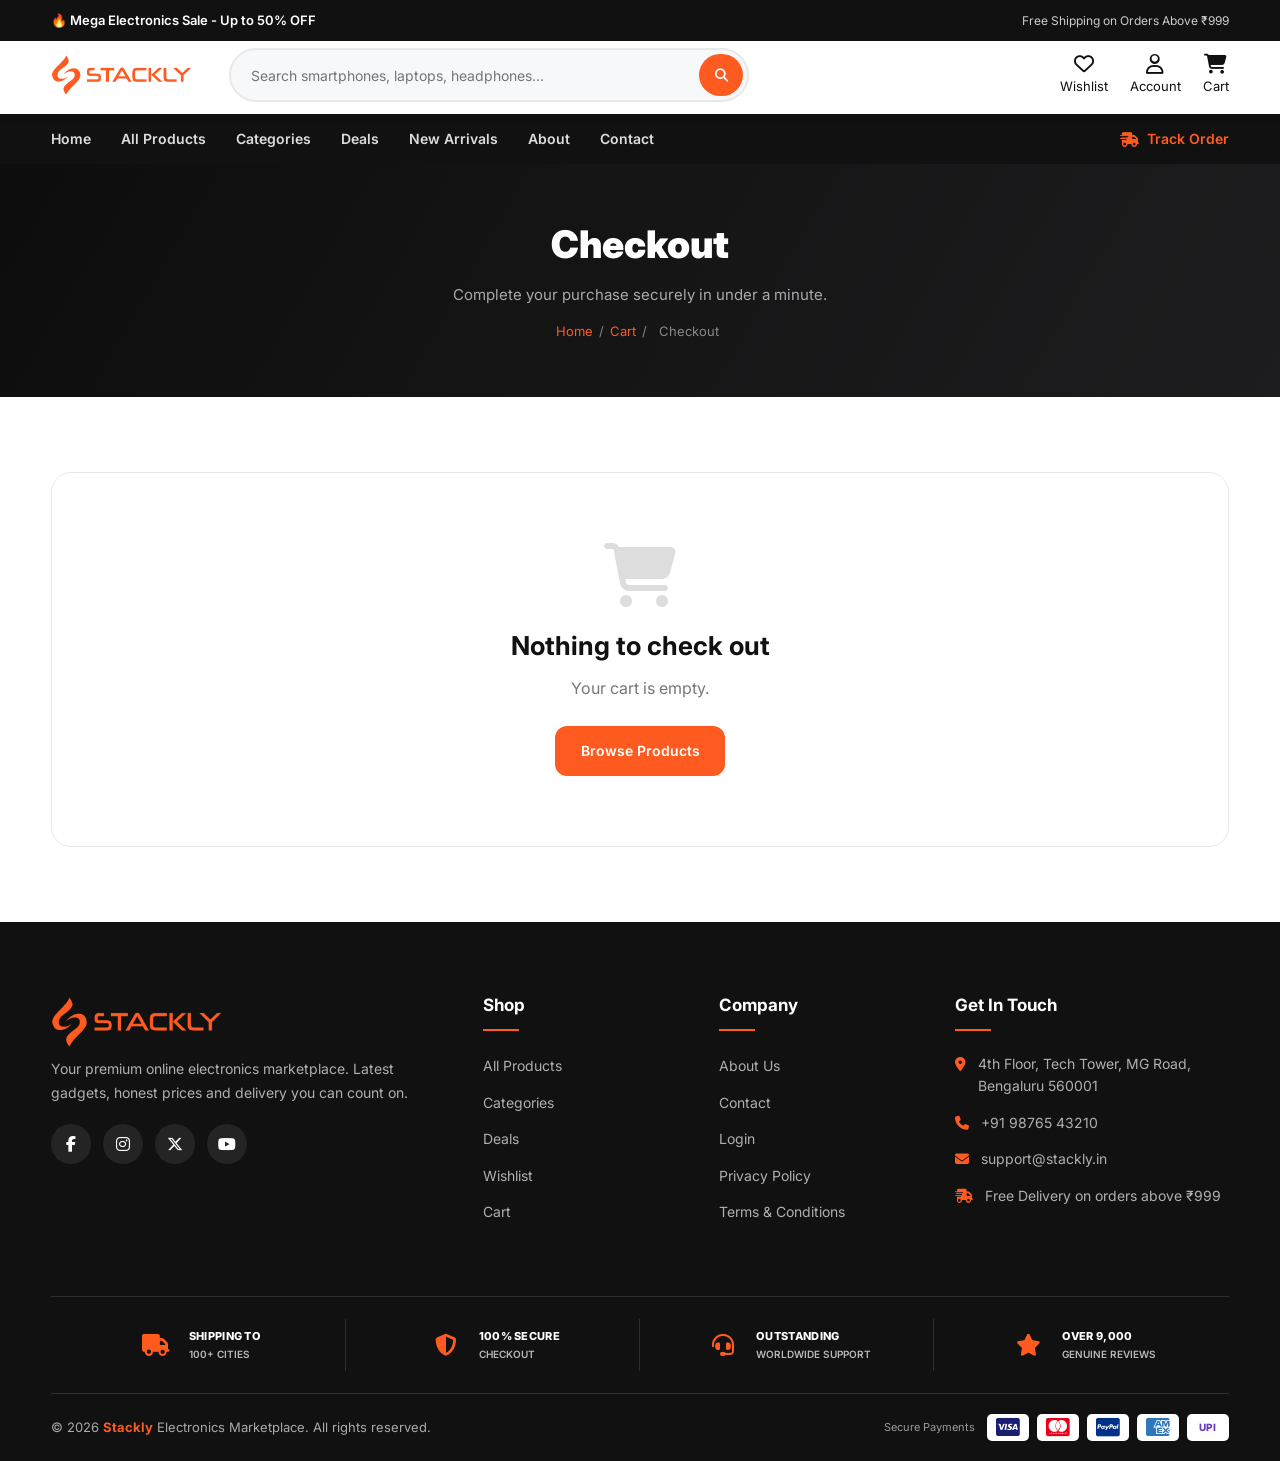
<file: checkout.html>
<!DOCTYPE html>
<html lang="en">
<head>
  <meta charset="UTF-8">
  <meta name="viewport" content="width=device-width, initial-scale=1.0">
  <title>Checkout – Stackly Electronics Marketplace</title>
  <meta name="description" content="Secure checkout for your Stackly electronics order.">
  <link rel="preconnect" href="https://fonts.googleapis.com">
  <link rel="preconnect" href="https://fonts.gstatic.com" crossorigin>
  <link href="https://fonts.googleapis.com/css2?family=Inter:wght@400;500;600;700;800;900&display=swap" rel="stylesheet">
  <link rel="stylesheet" href="https://cdnjs.cloudflare.com/ajax/libs/font-awesome/6.5.1/css/all.min.css">
  <link rel="icon" type="image/webp" href="images/logo/logo.webp">
  <link rel="stylesheet" href="css/style.css">
  <link rel="stylesheet" href="css/responsive.css">
</head>
<body>

  <!-- ==================== HEADER ==================== -->
  <header class="header" id="header">
    <div class="top-bar">
      <div class="container">
        <p>🔥 Mega Electronics Sale - Up to 50% OFF</p>
        <span>Free Shipping on Orders Above ₹999</span>
      </div>
    </div>
    <div class="navbar">
      <div class="container nav-container">
          <a href="index.html" class="logo"><img src="images/logo/logo.webp" alt="Stackly"></a>
        <div class="search-box">
          <input type="text" id="searchInput" placeholder="Search smartphones, laptops, headphones...">
          <button aria-label="Search"><i class="fas fa-search"></i></button>
        </div>
        <div class="nav-actions">
          <a href="wishlist.html" title="Wishlist"><i class="far fa-heart"></i><span>Wishlist</span></a>
          <a href="login.html" title="Account"><i class="far fa-user"></i><span>Account</span></a>
          <a href="cart.html" class="cart-icon" title="Cart"><i class="fas fa-shopping-cart"></i><span>Cart</span><b id="cartCount">0</b></a>
        </div>
        <button class="menu-toggle" id="menuToggle" aria-label="Toggle menu"><i class="fas fa-bars"></i></button>
      </div>
    </div>
    <nav class="main-nav" id="mainNav">
      <div class="container">
        <a href="index.html">Home</a>
        <a href="products.html">All Products</a>
        <a href="categories.html">Categories</a>
        <a href="deals.html">Deals</a>
        <a href="new-arrivals.html">New Arrivals</a>
        <a href="about.html">About</a>
        <a href="contact.html">Contact</a>
        <a href="contact.html" class="track-order"><i class="fas fa-truck-fast"></i> Track Order</a>
      </div>
    </nav>
  </header>

  <!-- ==================== PAGE HEADER ==================== -->
  <section class="page-header">
    <div class="container">
      <h1>Checkout</h1>
      <p>Complete your purchase securely in under a minute.</p>
      <div class="breadcrumb">
        <a href="index.html">Home</a><span>/</span><a href="cart.html">Cart</a><span>/</span><span>Checkout</span>
      </div>
    </div>
  </section>

  <!-- ==================== CHECKOUT ==================== -->
  <section class="section">
    <div class="container checkout-layout" id="checkoutLayout">
      <!-- Rendered -->
    </div>
  </section>

  <!-- ==================== FOOTER ==================== -->
  <footer class="footer">
    <div class="container">
      <div class="footer-grid">
        <div class="footer-about">
        <a href="index.html" class="logo"><img src="images/logo/logo.webp" alt="Stackly"></a>
          <p>Your premium online electronics marketplace. Latest gadgets, honest prices and delivery you can count on.</p>
          <div class="social-links">
            <a href="404.html" aria-label="Facebook"><i class="fab fa-facebook-f"></i></a>
            <a href="404.html" aria-label="Instagram"><i class="fab fa-instagram"></i></a>
            <a href="404.html" aria-label="Twitter"><i class="fab fa-x-twitter"></i></a>
            <a href="404.html" aria-label="YouTube"><i class="fab fa-youtube"></i></a>
          </div>
        </div>
        <div>
          <h3>Shop</h3>
          <ul class="footer-links">
            <li><a href="products.html">All Products</a></li>
            <li><a href="categories.html">Categories</a></li>
            <li><a href="deals.html">Deals</a></li>
            <li><a href="wishlist.html">Wishlist</a></li>
            <li><a href="cart.html">Cart</a></li>
          </ul>
        </div>
        <div>
          <h3>Company</h3>
          <ul class="footer-links">
            <li><a href="about.html">About Us</a></li>
            <li><a href="contact.html">Contact</a></li>
            <li><a href="login.html">Login</a></li>
            <li><a href="404.html">Privacy Policy</a></li>
            <li><a href="404.html">Terms &amp; Conditions</a></li>
          </ul>
        </div>
        <div>
          <h3>Get In Touch</h3>
          <ul class="footer-contact">
            <li><i class="fas fa-map-marker-alt"></i> 4th Floor, Tech Tower, MG Road, Bengaluru 560001</li>
            <li><i class="fas fa-phone"></i> +91 98765 43210</li>
            <li><i class="fas fa-envelope"></i> support@stackly.in</li>
            <li><i class="fas fa-truck-fast"></i> Free Delivery on orders above ₹999</li>
          </ul>
        </div>
      </div>
      <div class="footer-features">
        <div class="footer-feature">
          <div class="footer-feature-icon"><i class="fas fa-truck"></i></div>
          <div>
            <strong>SHIPPING TO</strong>
            <span>100+ CITIES</span>
          </div>
        </div>
        <div class="footer-feature">
          <div class="footer-feature-icon"><i class="fas fa-shield-halved"></i></div>
          <div>
            <strong>100% SECURE</strong>
            <span>CHECKOUT</span>
          </div>
        </div>
        <div class="footer-feature">
          <div class="footer-feature-icon"><i class="fas fa-headset"></i></div>
          <div>
            <strong>OUTSTANDING</strong>
            <span>WORLDWIDE SUPPORT</span>
          </div>
        </div>
        <div class="footer-feature">
          <div class="footer-feature-icon"><i class="fas fa-star"></i></div>
          <div>
            <strong>OVER 9,000</strong>
            <span>GENUINE REVIEWS</span>
          </div>
        </div>
      </div>
      <div class="footer-bottom">
        <div class="footer-copy">© 2026 <b>Stackly</b> Electronics Marketplace. All rights reserved.</div>
        <div class="footer-payments">
          <span class="payment-label">Secure Payments</span>
          <div class="payment-icons">
            <i class="fab fa-cc-visa"></i>
            <i class="fab fa-cc-mastercard"></i>
            <i class="fab fa-cc-paypal"></i>
            <i class="fab fa-cc-amex"></i>
            <span class="payment-upi">UPI</span>
          </div>
        </div>
      </div>
    </div>
  </footer>

  <button class="back-to-top" id="backToTop" aria-label="Back to top"><i class="fas fa-chevron-up"></i></button>

  <script src="js/products.js"></script>
  <script src="js/cart.js"></script>
  <script src="js/script.js"></script>
  <script>
    document.addEventListener("DOMContentLoaded", function () {
      const P = window.StacklyProducts;
      const C = window.StacklyCart;
      const layout = document.getElementById("checkoutLayout");

      function render() {
        const items = C.getCart();

        if (!items.length) {
          layout.innerHTML = `
            <div class="cart-empty" style="grid-column:1/-1; background:var(--white); border:1px solid var(--border); border-radius:var(--radius);">
              <i class="fas fa-shopping-cart"></i>
              <h2>Nothing to check out</h2>
              <p>Your cart is empty.</p>
              <a href="products.html" class="btn btn-primary">Browse Products</a>
            </div>`;
          return;
        }

        let subtotal = 0;
        let saving = 0;
        const rows = items.map((item) => {
          const p = P.getProductById(item.id);
          if (!p) return "";
          subtotal += p.price * item.qty;
          if (p.oldPrice) saving += (p.oldPrice - p.price) * item.qty;
          return `
            <div class="cart-item" style="grid-template-columns: 60px 1fr auto; padding: 14px 0;">
              <div class="cart-item-image" style="width:60px; height:60px;"><img src="${p.image}" alt=""></div>
              <div class="cart-item-info">
                <h3 style="font-size:14px;">${p.name}</h3>
                <span>Qty: ${item.qty}</span>
              </div>
              <div class="cart-item-price">${P.formatPrice(p.price * item.qty)}</div>
            </div>`;
        }).join("");

        const shipping = subtotal >= 999 ? 0 : 99;
        const total = subtotal + shipping;

        layout.innerHTML = `
          <div>
            <form class="checkout-form" id="checkoutForm" novalidate>
              <div class="form-step-title"><span class="step-num">1</span> Contact & Shipping Address</div>

              <div class="form-row">
                <div class="form-group">
                  <label for="firstName">First Name *</label>
                  <input type="text" id="firstName" required maxlength="16" pattern="[A-Za-z][A-Za-z ]*" title="Only letters, no numbers" placeholder="John" oninput="this.value=this.value.replace(/[^A-Za-z ]/g,'').slice(0,16)">
                </div>
                <div class="form-group">
                  <label for="lastName">Last Name *</label>
                  <input type="text" id="lastName" required maxlength="16" pattern="[A-Za-z][A-Za-z ]*" title="Only letters, no numbers" placeholder="Doe" oninput="this.value=this.value.replace(/[^A-Za-z ]/g,'').slice(0,16)">
                </div>
              </div>

              <div class="form-row">
                <div class="form-group">
                  <label for="email">Email Address *</label>
                  <input type="email" id="email" required placeholder="you@example.com" pattern="[a-zA-Z0-9._%+\-]+@[a-zA-Z0-9.\-]+\.[a-zA-Z]{2,}" title="Please enter a valid email address, e.g. you@example.com">
                  <small class="field-error" id="emailError" style="display:none; color:#e74c3c; font-size:12px; margin-top:4px;">Please enter a valid email address, e.g. you@example.com.</small>
                </div>
                <div class="form-group">
                  <label for="phone">Phone Number *</label>
                  <input type="tel" id="phone" required placeholder="+91 98765 43210" pattern="[0-9]{10}" minlength="10" maxlength="10" title="Enter a 10-digit phone number" oninput="this.value=this.value.replace(/\D/g,'').slice(0,10)">
                </div>
              </div>

              <div class="form-group">
                <label for="address">Street Address *</label>
                <input type="text" id="address" required placeholder="House no, street, area">
              </div>

              <div class="form-row">
                <div class="form-group">
                  <label for="city">City *</label>
                  <input type="text" id="city" required maxlength="16" pattern="[A-Za-z][A-Za-z ]*" title="Only letters (up to 16 characters), no numbers" placeholder="Bengaluru" oninput="this.value=this.value.replace(/[^A-Za-z ]/g,'').slice(0,16)">
                </div>
                <div class="form-group">
                  <label for="state">State *</label>
                  <input type="text" id="state" required maxlength="16" pattern="[A-Za-z][A-Za-z ]*" title="Only letters (up to 16 characters), no numbers" placeholder="Karnataka" oninput="this.value=this.value.replace(/[^A-Za-z ]/g,'').slice(0,16)">
                </div>
              </div>

              <div class="form-row">
                <div class="form-group">
                  <label for="pincode">PIN Code *</label>
                  <input type="text" id="pincode" required placeholder="560001" pattern="[0-9]{6}" minlength="6" maxlength="6" title="Enter a 6-digit PIN code" oninput="this.value=this.value.replace(/\D/g,'').slice(0,6)">
                </div>
              </div>

              <div class="form-step-title" style="margin-top:30px;"><span class="step-num">2</span> Payment Method</div>
              <div class="payment-options" id="paymentOptions">
                <label class="payment-option">
                  <input type="radio" name="payment" value="UPI" checked> <span><i class="fas fa-qrcode" style="color:var(--primary);"></i> UPI / QR Code</span>
                </label>
                <label class="payment-option">
                  <input type="radio" name="payment" value="Card"> <span><i class="far fa-credit-card" style="color:var(--primary);"></i> Credit / Debit Card</span>
                </label>
                <label class="payment-option">
                  <input type="radio" name="payment" value="COD"> <span><i class="fas fa-money-bill-wave" style="color:var(--primary);"></i> Cash on Delivery</span>
                </label>
              </div>

              <button type="submit" class="btn btn-primary btn-block mt-3">Place Order <i class="fas fa-lock"></i></button>
            </form>
          </div>

          <aside class="cart-summary order-summary">
            <h3>Order Summary</h3>
            ${rows}
            <div class="summary-row"><span>Subtotal</span><b>${P.formatPrice(subtotal)}</b></div>
            <div class="summary-row saving"><span>You Save</span><span>${P.formatPrice(saving)}</span></div>
            <div class="summary-row"><span>Shipping</span><b>${shipping === 0 ? "FREE" : P.formatPrice(shipping)}</b></div>
            <div class="summary-row total"><span>Total</span><span>${P.formatPrice(total)}</span></div>
            <p style="font-size:12px; color:var(--gray); margin-top:12px;"><i class="fas fa-shield-halved" style="color:var(--success);"></i> 100% secure & encrypted payment.</p>
          </aside>
        `;

        const form = document.getElementById("checkoutForm");
        form.addEventListener("submit", (e) => {
          e.preventDefault();
          const emailInput = document.getElementById("email");
          const emailError = document.getElementById("emailError");
          const emailOk = /^[a-zA-Z0-9._%+-]+@[a-zA-Z0-9]*[a-zA-Z][a-zA-Z0-9.-]*\.[a-zA-Z]{2,}$/.test(emailInput.value.trim());
          if (!emailOk) {
            emailInput.style.borderColor = "#e74c3c";
            emailError.style.display = "block";
            emailInput.focus();
            if (C.showToast) {
              C.showToast("Please enter a valid email address, e.g. you@example.com.", "exclamation-circle");
            } else {
              alert("Please enter a valid email address, e.g. you@example.com.");
            }
            return;
          }
          emailInput.style.borderColor = "";
          emailError.style.display = "none";
          if (!form.checkValidity()) {
            form.reportValidity();
            return;
          }
          C.clearCart();
          C.updateCartBadge();
          layout.innerHTML = `
            <div class="cart-empty" style="grid-column:1/-1; background:var(--white); border:1px solid var(--border); border-radius:var(--radius); padding:60px 20px;">
              <i class="fas fa-circle-check" style="color:var(--success); font-size:72px;"></i>
              <h2 style="font-size:30px;">Order Placed Successfully!</h2>
              <p>Thank you for shopping with Stackly. A confirmation email is on its way.</p>
              <p style="color:var(--gray); font-size:14px;">Order ID: <b style="color:var(--primary);">STK-${Date.now().toString().slice(-8)}</b></p>
              <div class="order-actions">
                <a href="products.html" class="btn btn-primary">Continue Shopping</a>
                <a href="index.html" class="btn btn-outline" style="border-color:var(--dark); color:var(--dark);">Back to Home</a>
              </div>
            </div>`;
          window.scrollTo({ top: 0, behavior: "smooth" });
        });
        const emailInput = document.getElementById("email");
        const emailError = document.getElementById("emailError");
        if (emailInput && emailError) {
          emailInput.addEventListener("input", function () {
            emailInput.style.borderColor = "";
            emailError.style.display = "none";
          });
        }
      }

      render();
      C.updateCartBadge();
    });
  </script>
</body>
</html>
</file>
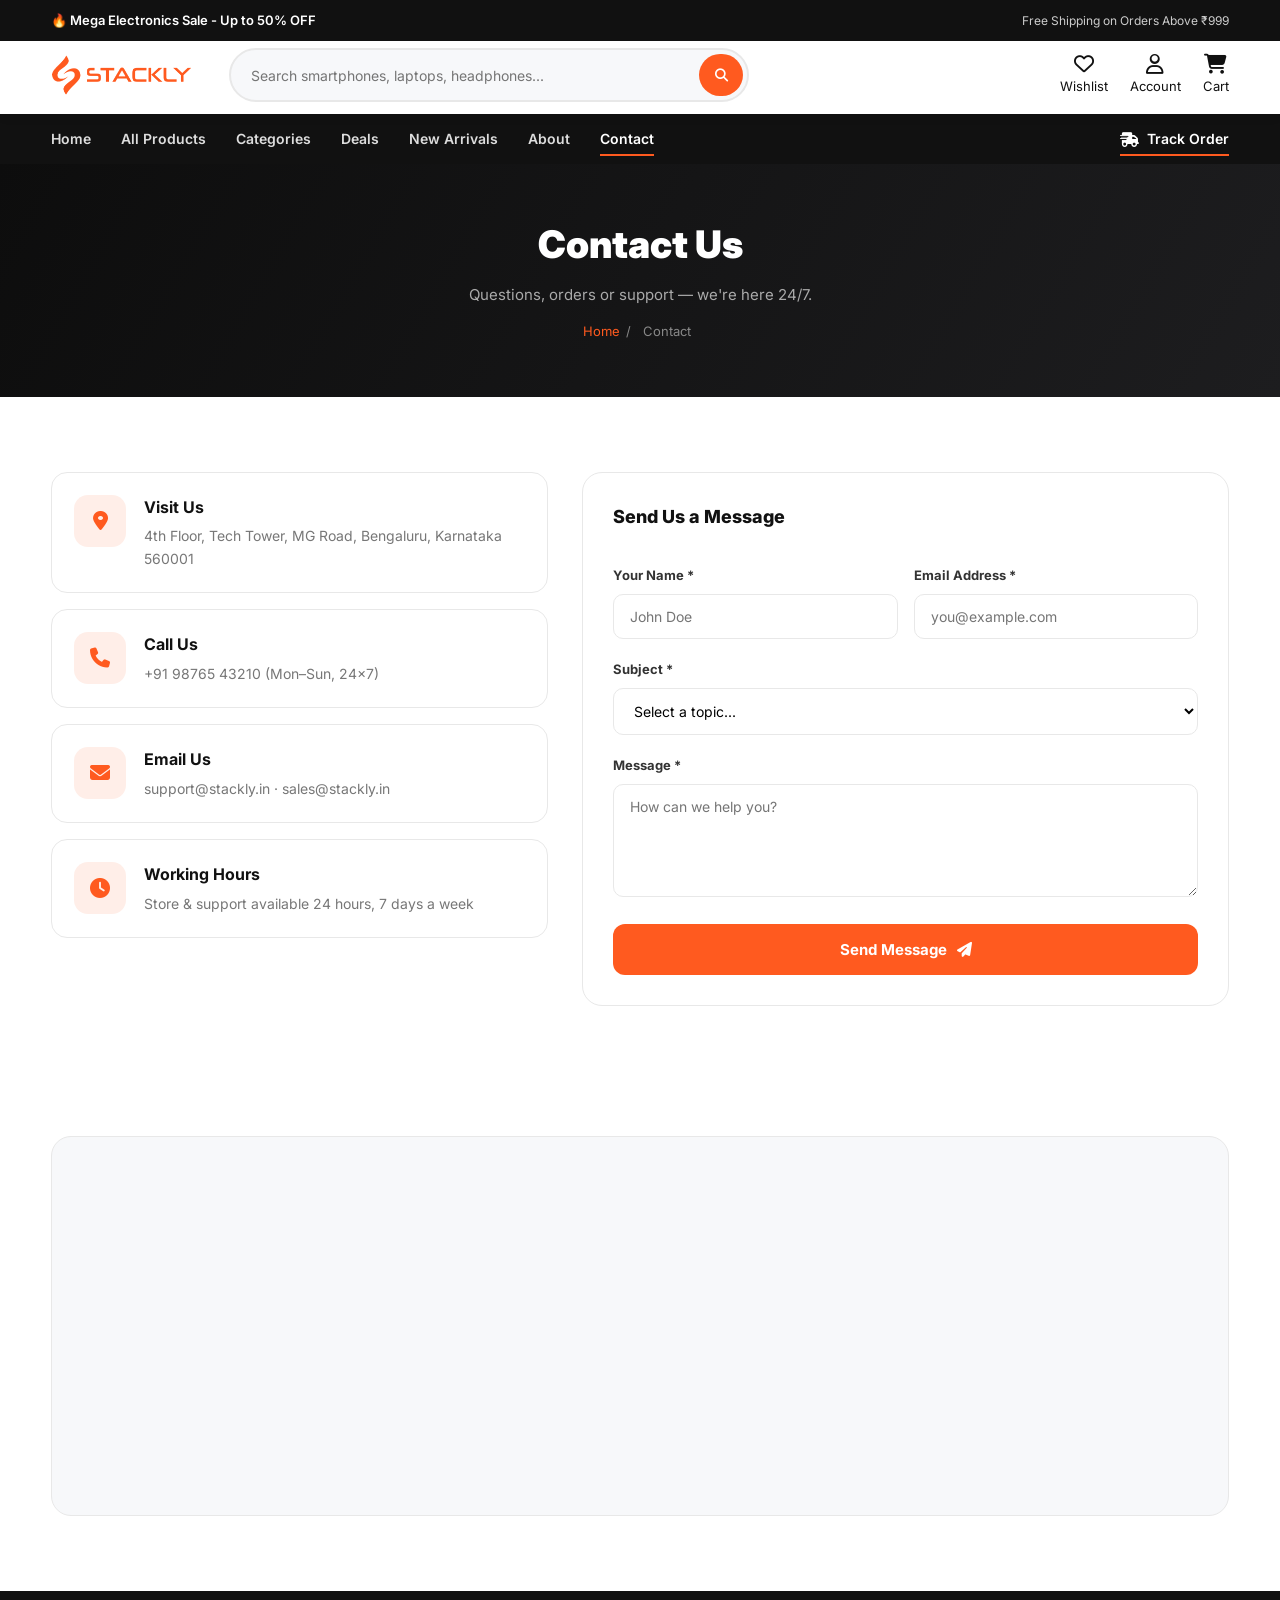
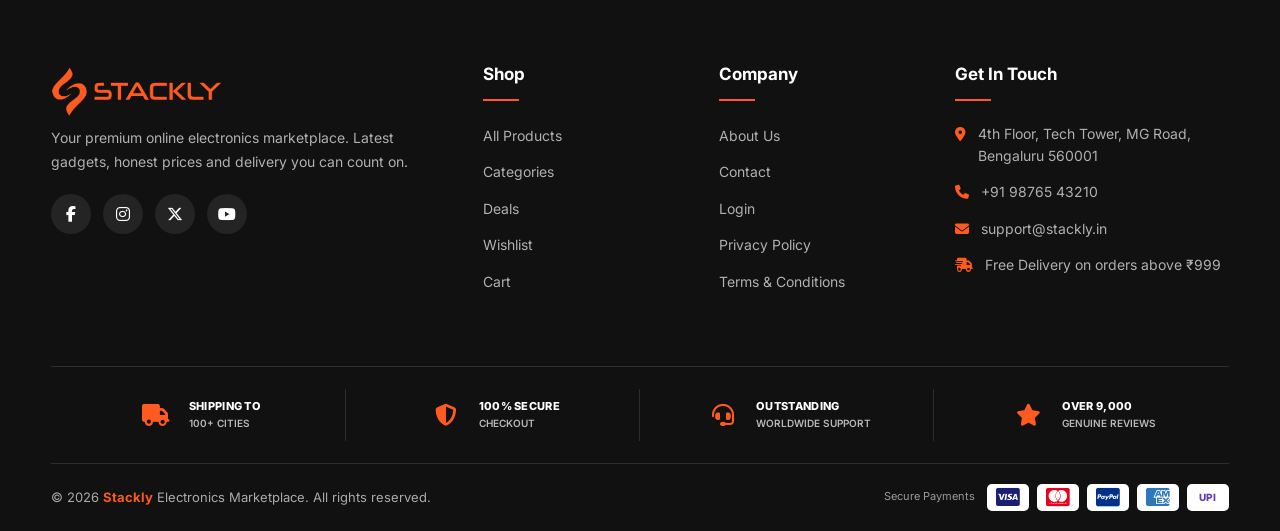
<file: contact.html>
<!DOCTYPE html>
<html lang="en">
<head>
  <meta charset="UTF-8">
  <meta name="viewport" content="width=device-width, initial-scale=1.0">
  <title>Contact Us – Stackly Electronics Marketplace</title>
  <meta name="description" content="Get in touch with the Stackly support team — we're here 24/7.">
  <link rel="preconnect" href="https://fonts.googleapis.com">
  <link rel="preconnect" href="https://fonts.gstatic.com" crossorigin>
  <link href="https://fonts.googleapis.com/css2?family=Inter:wght@400;500;600;700;800;900&display=swap" rel="stylesheet">
  <link rel="stylesheet" href="https://cdnjs.cloudflare.com/ajax/libs/font-awesome/6.5.1/css/all.min.css">
  <link rel="icon" type="image/webp" href="images/logo/logo.webp">
  <link rel="stylesheet" href="css/style.css">
  <link rel="stylesheet" href="css/responsive.css">
</head>
<body>

  <!-- ==================== HEADER ==================== -->
  <header class="header" id="header">
    <div class="top-bar">
      <div class="container">
        <p>🔥 Mega Electronics Sale - Up to 50% OFF</p>
        <span>Free Shipping on Orders Above ₹999</span>
      </div>
    </div>
    <div class="navbar">
      <div class="container nav-container">
          <a href="index.html" class="logo"><img src="images/logo/logo.webp" alt="Stackly"></a>
        <div class="search-box">
          <input type="text" id="searchInput" placeholder="Search smartphones, laptops, headphones...">
          <button aria-label="Search"><i class="fas fa-search"></i></button>
        </div>
        <div class="nav-actions">
          <a href="wishlist.html" title="Wishlist"><i class="far fa-heart"></i><span>Wishlist</span></a>
          <a href="login.html" title="Account"><i class="far fa-user"></i><span>Account</span></a>
          <a href="cart.html" class="cart-icon" title="Cart"><i class="fas fa-shopping-cart"></i><span>Cart</span><b id="cartCount">0</b></a>
        </div>
        <button class="menu-toggle" id="menuToggle" aria-label="Toggle menu"><i class="fas fa-bars"></i></button>
      </div>
    </div>
    <nav class="main-nav" id="mainNav">
      <div class="container">
        <a href="index.html">Home</a>
        <a href="products.html">All Products</a>
        <a href="categories.html">Categories</a>
        <a href="deals.html">Deals</a>
        <a href="new-arrivals.html">New Arrivals</a>
        <a href="about.html">About</a>
        <a href="contact.html">Contact</a>
        <a href="contact.html" class="track-order"><i class="fas fa-truck-fast"></i> Track Order</a>
      </div>
    </nav>
  </header>

  <!-- ==================== PAGE HEADER ==================== -->
  <section class="page-header">
    <div class="container">
      <h1>Contact Us</h1>
      <p>Questions, orders or support — we're here 24/7.</p>
      <div class="breadcrumb">
        <a href="index.html">Home</a><span>/</span><span>Contact</span>
      </div>
    </div>
  </section>

  <!-- ==================== CONTACT ==================== -->
  <section class="section">
    <div class="container contact-grid">

      <div class="contact-info-cards">
        <div class="contact-card">
          <div class="contact-card-icon"><i class="fas fa-map-marker-alt"></i></div>
          <div>
            <h4>Visit Us</h4>
            <p>4th Floor, Tech Tower, MG Road, Bengaluru, Karnataka 560001</p>
          </div>
        </div>
        <div class="contact-card">
          <div class="contact-card-icon"><i class="fas fa-phone"></i></div>
          <div>
            <h4>Call Us</h4>
            <p>+91 98765 43210 (Mon–Sun, 24x7)</p>
          </div>
        </div>
        <div class="contact-card">
          <div class="contact-card-icon"><i class="fas fa-envelope"></i></div>
          <div>
            <h4>Email Us</h4>
            <p>support@stackly.in · sales@stackly.in</p>
          </div>
        </div>
        <div class="contact-card">
          <div class="contact-card-icon"><i class="fas fa-clock"></i></div>
          <div>
            <h4>Working Hours</h4>
            <p>Store & support available 24 hours, 7 days a week</p>
          </div>
        </div>
      </div>

      <form class="contact-form" id="contactForm" novalidate>
        <div class="form-step-title" style="border:none; margin-top:0;">Send Us a Message</div>
        <div class="form-row">
          <div class="form-group">
            <label for="name">Your Name *</label>
            <input type="text" id="name" required maxlength="16" pattern="[A-Za-z][A-Za-z ]*" title="Only letters (up to 16 characters), no numbers" placeholder="John Doe" oninput="this.value=this.value.replace(/[^A-Za-z ]/g,'').slice(0,16)">
          </div>
          <div class="form-group">
            <label for="email">Email Address *</label>
            <input type="email" id="email" required placeholder="you@example.com" pattern="[a-zA-Z0-9._%+\-]+@[a-zA-Z0-9.\-]+\.[a-zA-Z]{2,}" title="Please enter a valid email address, e.g. you@example.com">
            <small class="field-error" id="emailError" style="display:none; color:#e74c3c; font-size:12px; margin-top:4px;">Please enter a valid email address, e.g. you@example.com.</small>
          </div>
        </div>
        <div class="form-group">
          <label for="subject">Subject *</label>
          <select id="subject" required>
            <option value="">Select a topic...</option>
            <option>Order Support</option>
            <option>Returns & Refunds</option>
            <option>Product Enquiry</option>
            <option>Bulk / Corporate Orders</option>
            <option>Other</option>
          </select>
        </div>
        <div class="form-group">
          <label for="message">Message *</label>
          <textarea id="message" rows="5" required placeholder="How can we help you?"></textarea>
        </div>
        <button type="submit" class="btn btn-primary btn-block">Send Message <i class="fas fa-paper-plane"></i></button>
      </form>

    </div>
  </section>

  <!-- ==================== MAP ==================== -->
  <section class="section" style="padding-top:0;">
    <div class="container">
      <div class="map-wrap">
        <iframe src="https://www.google.com/maps?q=MG%20Road%2C%20Bengaluru%2C%20Karnataka%20560001&output=embed" width="100%" height="100%" style="border:0;" allowfullscreen="" loading="lazy" referrerpolicy="no-referrer-when-downgrade" title="Stackly HQ on MG Road, Bengaluru"></iframe>
      </div>
    </div>
  </section>

  <!-- ==================== FOOTER ==================== -->
  <footer class="footer">
    <div class="container">
      <div class="footer-grid">
        <div class="footer-about">
        <a href="index.html" class="logo"><img src="images/logo/logo.webp" alt="Stackly"></a>
          <p>Your premium online electronics marketplace. Latest gadgets, honest prices and delivery you can count on.</p>
          <div class="social-links">
            <a href="404.html" aria-label="Facebook"><i class="fab fa-facebook-f"></i></a>
            <a href="404.html" aria-label="Instagram"><i class="fab fa-instagram"></i></a>
            <a href="404.html" aria-label="Twitter"><i class="fab fa-x-twitter"></i></a>
            <a href="404.html" aria-label="YouTube"><i class="fab fa-youtube"></i></a>
          </div>
        </div>
        <div>
          <h3>Shop</h3>
          <ul class="footer-links">
            <li><a href="products.html">All Products</a></li>
            <li><a href="categories.html">Categories</a></li>
            <li><a href="deals.html">Deals</a></li>
            <li><a href="wishlist.html">Wishlist</a></li>
            <li><a href="cart.html">Cart</a></li>
          </ul>
        </div>
        <div>
          <h3>Company</h3>
          <ul class="footer-links">
            <li><a href="about.html">About Us</a></li>
            <li><a href="contact.html">Contact</a></li>
            <li><a href="login.html">Login</a></li>
            <li><a href="404.html">Privacy Policy</a></li>
            <li><a href="404.html">Terms &amp; Conditions</a></li>
          </ul>
        </div>
        <div>
          <h3>Get In Touch</h3>
          <ul class="footer-contact">
            <li><i class="fas fa-map-marker-alt"></i> 4th Floor, Tech Tower, MG Road, Bengaluru 560001</li>
            <li><i class="fas fa-phone"></i> +91 98765 43210</li>
            <li><i class="fas fa-envelope"></i> support@stackly.in</li>
            <li><i class="fas fa-truck-fast"></i> Free Delivery on orders above ₹999</li>
          </ul>
        </div>
      </div>
      <div class="footer-features">
        <div class="footer-feature">
          <div class="footer-feature-icon"><i class="fas fa-truck"></i></div>
          <div>
            <strong>SHIPPING TO</strong>
            <span>100+ CITIES</span>
          </div>
        </div>
        <div class="footer-feature">
          <div class="footer-feature-icon"><i class="fas fa-shield-halved"></i></div>
          <div>
            <strong>100% SECURE</strong>
            <span>CHECKOUT</span>
          </div>
        </div>
        <div class="footer-feature">
          <div class="footer-feature-icon"><i class="fas fa-headset"></i></div>
          <div>
            <strong>OUTSTANDING</strong>
            <span>WORLDWIDE SUPPORT</span>
          </div>
        </div>
        <div class="footer-feature">
          <div class="footer-feature-icon"><i class="fas fa-star"></i></div>
          <div>
            <strong>OVER 9,000</strong>
            <span>GENUINE REVIEWS</span>
          </div>
        </div>
      </div>
      <div class="footer-bottom">
        <div class="footer-copy">© 2026 <b>Stackly</b> Electronics Marketplace. All rights reserved.</div>
        <div class="footer-payments">
          <span class="payment-label">Secure Payments</span>
          <div class="payment-icons">
            <i class="fab fa-cc-visa"></i>
            <i class="fab fa-cc-mastercard"></i>
            <i class="fab fa-cc-paypal"></i>
            <i class="fab fa-cc-amex"></i>
            <span class="payment-upi">UPI</span>
          </div>
        </div>
      </div>
    </div>
  </footer>

  <button class="back-to-top" id="backToTop" aria-label="Back to top"><i class="fas fa-chevron-up"></i></button>

  <script src="js/products.js"></script>
  <script src="js/cart.js"></script>
  <script src="js/script.js"></script>
  <script>
    document.addEventListener("DOMContentLoaded", function () {
      const form = document.getElementById("contactForm");
      form.addEventListener("submit", function (e) {
        e.preventDefault();
        const emailInput = document.getElementById("email");
        const emailError = document.getElementById("emailError");
        const emailOk = /^[a-zA-Z0-9._%+-]+@[a-zA-Z0-9]*[a-zA-Z][a-zA-Z0-9.-]*\.[a-zA-Z]{2,}$/.test(emailInput.value.trim());
        if (!emailOk) {
          emailInput.style.borderColor = "#e74c3c";
          emailError.style.display = "block";
          emailInput.focus();
          if (window.StacklyCart && window.StacklyCart.showToast) {
            window.StacklyCart.showToast("Please enter a valid email address, e.g. you@example.com.", "exclamation-circle");
          } else {
            alert("Please enter a valid email address, e.g. you@example.com.");
          }
          return;
        }
        emailInput.style.borderColor = "";
        emailError.style.display = "none";
        if (!form.checkValidity()) {
          form.reportValidity();
          return;
        }
        window.StacklyCart.showToast("Message sent! We'll reply within 24 hours.", "paper-plane");
        form.reset();
      });
      const emailInput = document.getElementById("email");
      const emailError = document.getElementById("emailError");
      if (emailInput && emailError) {
        emailInput.addEventListener("input", function () {
          emailInput.style.borderColor = "";
          emailError.style.display = "none";
        });
      }
    });
  </script>
</body>
</html>
</file>
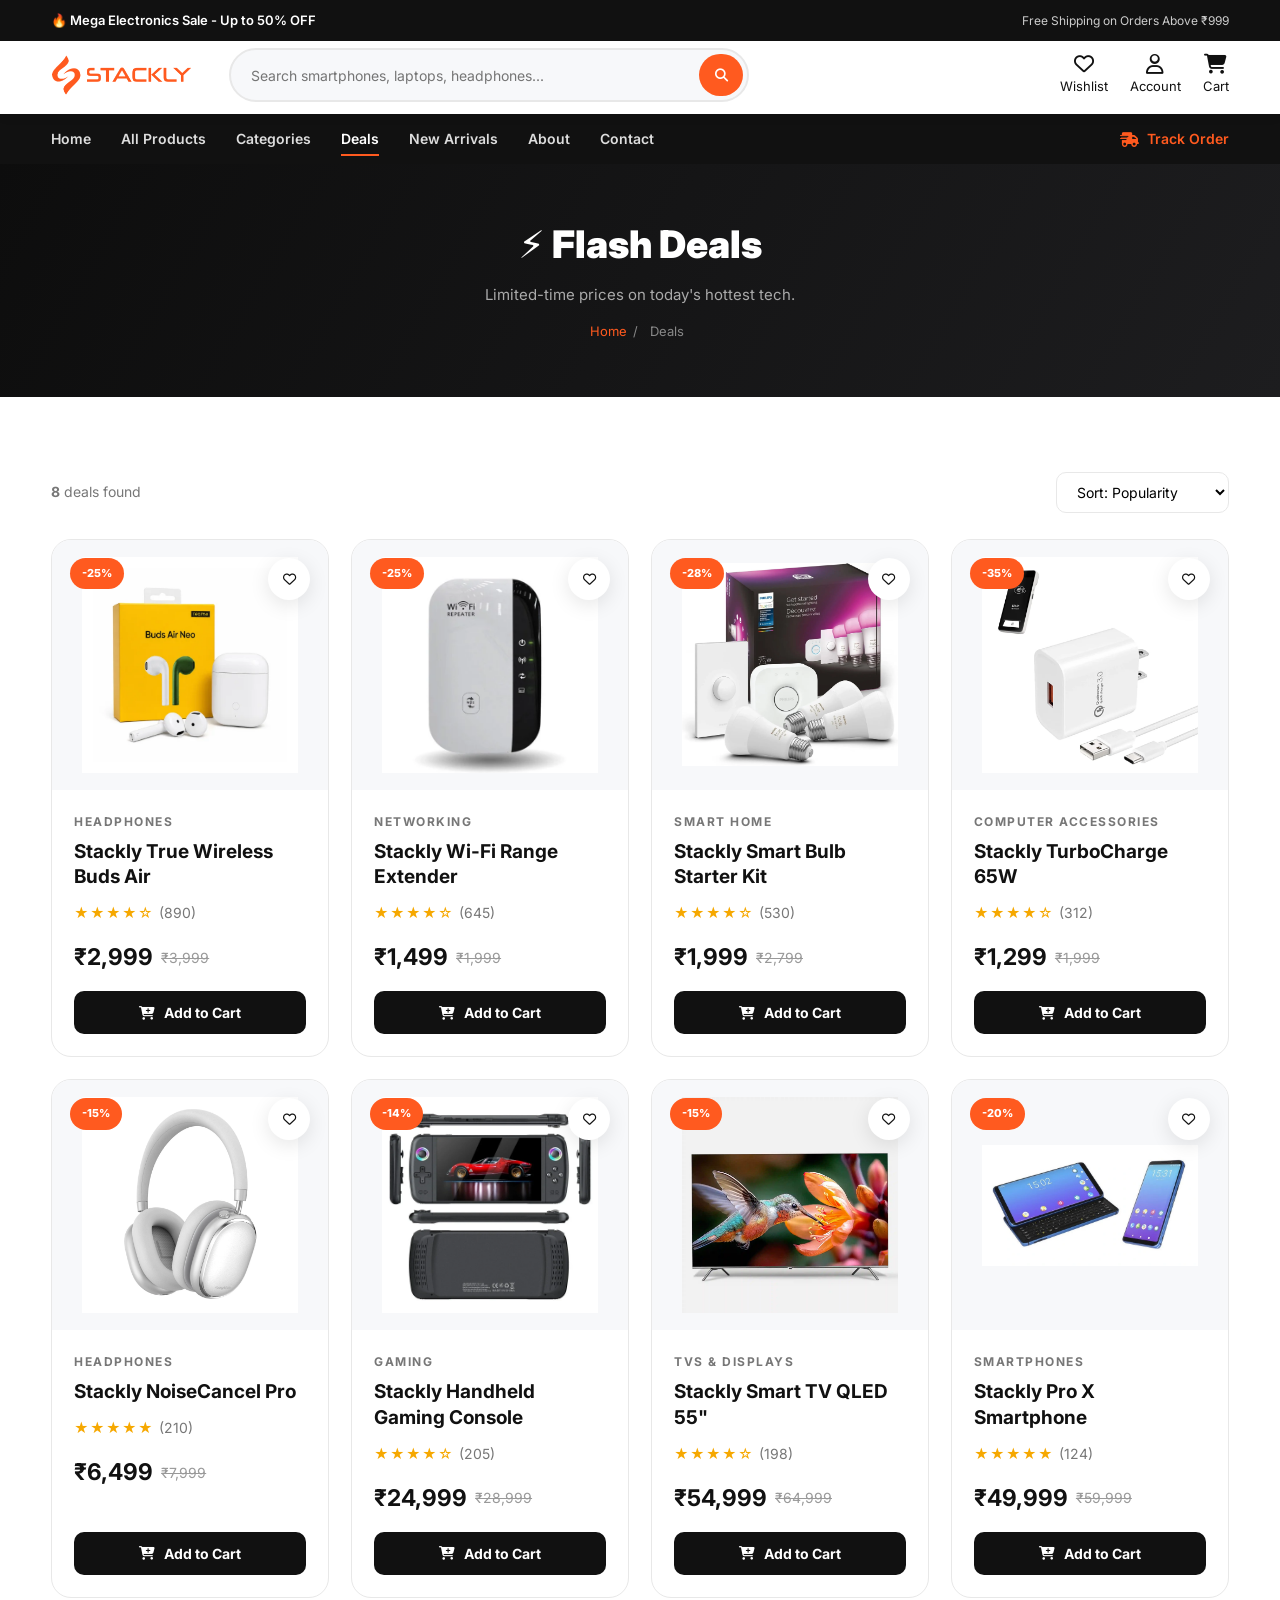
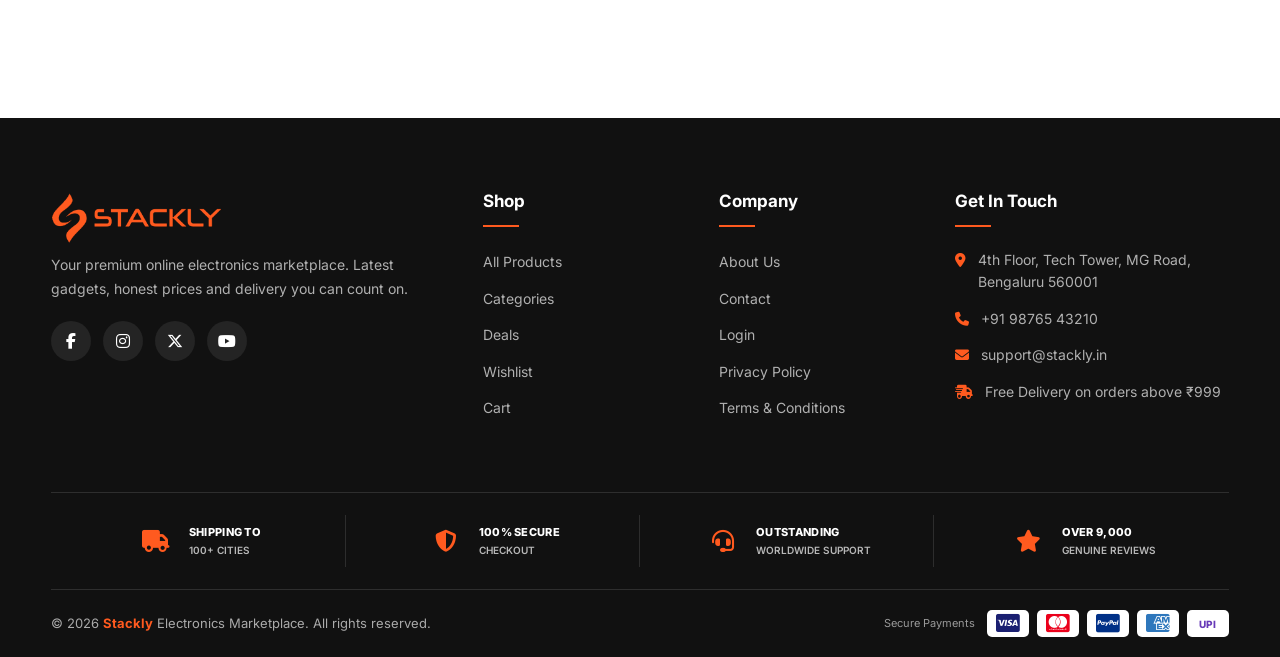
<file: deals.html>
<!DOCTYPE html>
<html lang="en">
<head>
  <meta charset="UTF-8">
  <meta name="viewport" content="width=device-width, initial-scale=1.0">
  <title>Deals – Stackly Electronics Marketplace</title>
  <meta name="description" content="Grab today's hottest Stackly flash deals — limited-time electronics at the best prices.">
  <link rel="preconnect" href="https://fonts.googleapis.com">
  <link rel="preconnect" href="https://fonts.gstatic.com" crossorigin>
  <link href="https://fonts.googleapis.com/css2?family=Inter:wght@400;500;600;700;800;900&display=swap" rel="stylesheet">
  <link rel="stylesheet" href="https://cdnjs.cloudflare.com/ajax/libs/font-awesome/6.5.1/css/all.min.css">
  <link rel="icon" type="image/webp" href="images/logo/logo.webp">
  <link rel="stylesheet" href="css/style.css">
  <link rel="stylesheet" href="css/responsive.css">
</head>
<body>

  <!-- ==================== HEADER ==================== -->
  <header class="header" id="header">
    <div class="top-bar">
      <div class="container">
        <p>🔥 Mega Electronics Sale - Up to 50% OFF</p>
        <span>Free Shipping on Orders Above ₹999</span>
      </div>
    </div>
    <div class="navbar">
      <div class="container nav-container">
          <a href="index.html" class="logo"><img src="images/logo/logo.webp" alt="Stackly"></a>
        <div class="search-box">
          <input type="text" id="searchInput" placeholder="Search smartphones, laptops, headphones...">
          <button aria-label="Search"><i class="fas fa-search"></i></button>
        </div>
        <div class="nav-actions">
          <a href="wishlist.html" title="Wishlist"><i class="far fa-heart"></i><span>Wishlist</span></a>
          <a href="login.html" title="Account"><i class="far fa-user"></i><span>Account</span></a>
          <a href="cart.html" class="cart-icon" title="Cart"><i class="fas fa-shopping-cart"></i><span>Cart</span><b id="cartCount">0</b></a>
        </div>
        <button class="menu-toggle" id="menuToggle" aria-label="Toggle menu"><i class="fas fa-bars"></i></button>
      </div>
    </div>
    <nav class="main-nav" id="mainNav">
      <div class="container">
        <a href="index.html">Home</a>
        <a href="products.html">All Products</a>
        <a href="categories.html">Categories</a>
        <a href="deals.html">Deals</a>
        <a href="new-arrivals.html">New Arrivals</a>
        <a href="about.html">About</a>
        <a href="contact.html">Contact</a>
        <a href="contact.html" class="track-order"><i class="fas fa-truck-fast"></i> Track Order</a>
      </div>
    </nav>
  </header>

  <!-- ==================== PAGE HEADER ==================== -->
  <section class="page-header">
    <div class="container">
      <h1>⚡ Flash Deals</h1>
      <p>Limited-time prices on today's hottest tech.</p>
      <div class="breadcrumb">
        <a href="index.html">Home</a><span>/</span><span>Deals</span>
      </div>
    </div>
  </section>

  <!-- ==================== DEALS GRID ==================== -->
  <section class="section">
    <div class="container">
      <div class="shop-topbar">
        <p><b id="resultCount">0</b> deals found</p>
        <select class="sort-select" id="sortSelect">
          <option value="popular">Sort: Popularity</option>
          <option value="price-asc">Price: Low to High</option>
          <option value="price-desc">Price: High to Low</option>
          <option value="rating">Top Rated</option>
          <option value="name">Name: A–Z</option>
        </select>
      </div>

      <div class="product-grid" id="productGrid">
        <!-- Rendered -->
      </div>

      <div class="load-more-wrap">
        <button class="btn btn-outline" id="loadMoreBtn" style="border-color:var(--dark); color:var(--dark);">Load More Deals</button>
      </div>
    </div>
  </section>

  <!-- ==================== FOOTER ==================== -->
  <footer class="footer">
    <div class="container">
      <div class="footer-grid">
        <div class="footer-about">
        <a href="index.html" class="logo"><img src="images/logo/logo.webp" alt="Stackly"></a>
          <p>Your premium online electronics marketplace. Latest gadgets, honest prices and delivery you can count on.</p>
          <div class="social-links">
            <a href="404.html" aria-label="Facebook"><i class="fab fa-facebook-f"></i></a>
            <a href="404.html" aria-label="Instagram"><i class="fab fa-instagram"></i></a>
            <a href="404.html" aria-label="Twitter"><i class="fab fa-x-twitter"></i></a>
            <a href="404.html" aria-label="YouTube"><i class="fab fa-youtube"></i></a>
          </div>
        </div>
        <div>
          <h3>Shop</h3>
          <ul class="footer-links">
            <li><a href="products.html">All Products</a></li>
            <li><a href="categories.html">Categories</a></li>
            <li><a href="deals.html">Deals</a></li>
            <li><a href="wishlist.html">Wishlist</a></li>
            <li><a href="cart.html">Cart</a></li>
          </ul>
        </div>
        <div>
          <h3>Company</h3>
          <ul class="footer-links">
            <li><a href="about.html">About Us</a></li>
            <li><a href="contact.html">Contact</a></li>
            <li><a href="login.html">Login</a></li>
            <li><a href="404.html">Privacy Policy</a></li>
            <li><a href="404.html">Terms &amp; Conditions</a></li>
          </ul>
        </div>
        <div>
          <h3>Get In Touch</h3>
          <ul class="footer-contact">
            <li><i class="fas fa-map-marker-alt"></i> 4th Floor, Tech Tower, MG Road, Bengaluru 560001</li>
            <li><i class="fas fa-phone"></i> +91 98765 43210</li>
            <li><i class="fas fa-envelope"></i> support@stackly.in</li>
            <li><i class="fas fa-truck-fast"></i> Free Delivery on orders above ₹999</li>
          </ul>
        </div>
      </div>
      <div class="footer-features">
        <div class="footer-feature">
          <div class="footer-feature-icon"><i class="fas fa-truck"></i></div>
          <div>
            <strong>SHIPPING TO</strong>
            <span>100+ CITIES</span>
          </div>
        </div>
        <div class="footer-feature">
          <div class="footer-feature-icon"><i class="fas fa-shield-halved"></i></div>
          <div>
            <strong>100% SECURE</strong>
            <span>CHECKOUT</span>
          </div>
        </div>
        <div class="footer-feature">
          <div class="footer-feature-icon"><i class="fas fa-headset"></i></div>
          <div>
            <strong>OUTSTANDING</strong>
            <span>WORLDWIDE SUPPORT</span>
          </div>
        </div>
        <div class="footer-feature">
          <div class="footer-feature-icon"><i class="fas fa-star"></i></div>
          <div>
            <strong>OVER 9,000</strong>
            <span>GENUINE REVIEWS</span>
          </div>
        </div>
      </div>
      <div class="footer-bottom">
        <div class="footer-copy">© 2026 <b>Stackly</b> Electronics Marketplace. All rights reserved.</div>
        <div class="footer-payments">
          <span class="payment-label">Secure Payments</span>
          <div class="payment-icons">
            <i class="fab fa-cc-visa"></i>
            <i class="fab fa-cc-mastercard"></i>
            <i class="fab fa-cc-paypal"></i>
            <i class="fab fa-cc-amex"></i>
            <span class="payment-upi">UPI</span>
          </div>
        </div>
      </div>
    </div>
  </footer>

  <button class="back-to-top" id="backToTop" aria-label="Back to top"><i class="fas fa-chevron-up"></i></button>

  <script src="js/products.js"></script>
  <script src="js/cart.js"></script>
  <script src="js/script.js"></script>
  <script>
    document.addEventListener("DOMContentLoaded", function () {
      const P = window.StacklyProducts;
      const grid = document.getElementById("productGrid");
      const countLabel = document.getElementById("resultCount");
      const sortSelect = document.getElementById("sortSelect");
      const loadMoreBtn = document.getElementById("loadMoreBtn");
      const PAGE_SIZE = 8;
      let visibleCount = PAGE_SIZE;

      const list = P.PRODUCTS.filter((p) => p.tag === "flash");

      function applySort() {
        switch (sortSelect.value) {
          case "price-asc": list.sort((a, b) => a.price - b.price); break;
          case "price-desc": list.sort((a, b) => b.price - a.price); break;
          case "rating": list.sort((a, b) => b.rating - a.rating || b.reviews - a.reviews); break;
          case "name": list.sort((a, b) => a.name.localeCompare(b.name)); break;
          default: list.sort((a, b) => b.reviews - a.reviews);
        }
      }

      function render() {
        applySort();
        countLabel.textContent = list.length;
        grid.innerHTML = list.slice(0, visibleCount).map(P.productCardHTML).join("") ||
          `<div class="cart-empty" style="grid-column:1/-1;">
            <i class="fas fa-box-open"></i>
            <h2>No deals right now</h2>
            <p>Check back soon for the next flash sale.</p>
          </div>`;
        loadMoreBtn.style.display = visibleCount >= list.length ? "none" : "inline-flex";
        if (window.StacklyUI) window.StacklyUI.reveal();
        window.StacklyCart.updateCartBadge();
      }

      sortSelect.addEventListener("change", () => { visibleCount = PAGE_SIZE; render(); });
      loadMoreBtn.addEventListener("click", () => { visibleCount += PAGE_SIZE; render(); });

      render();
    });
  </script>
</body>
</html>
</file>
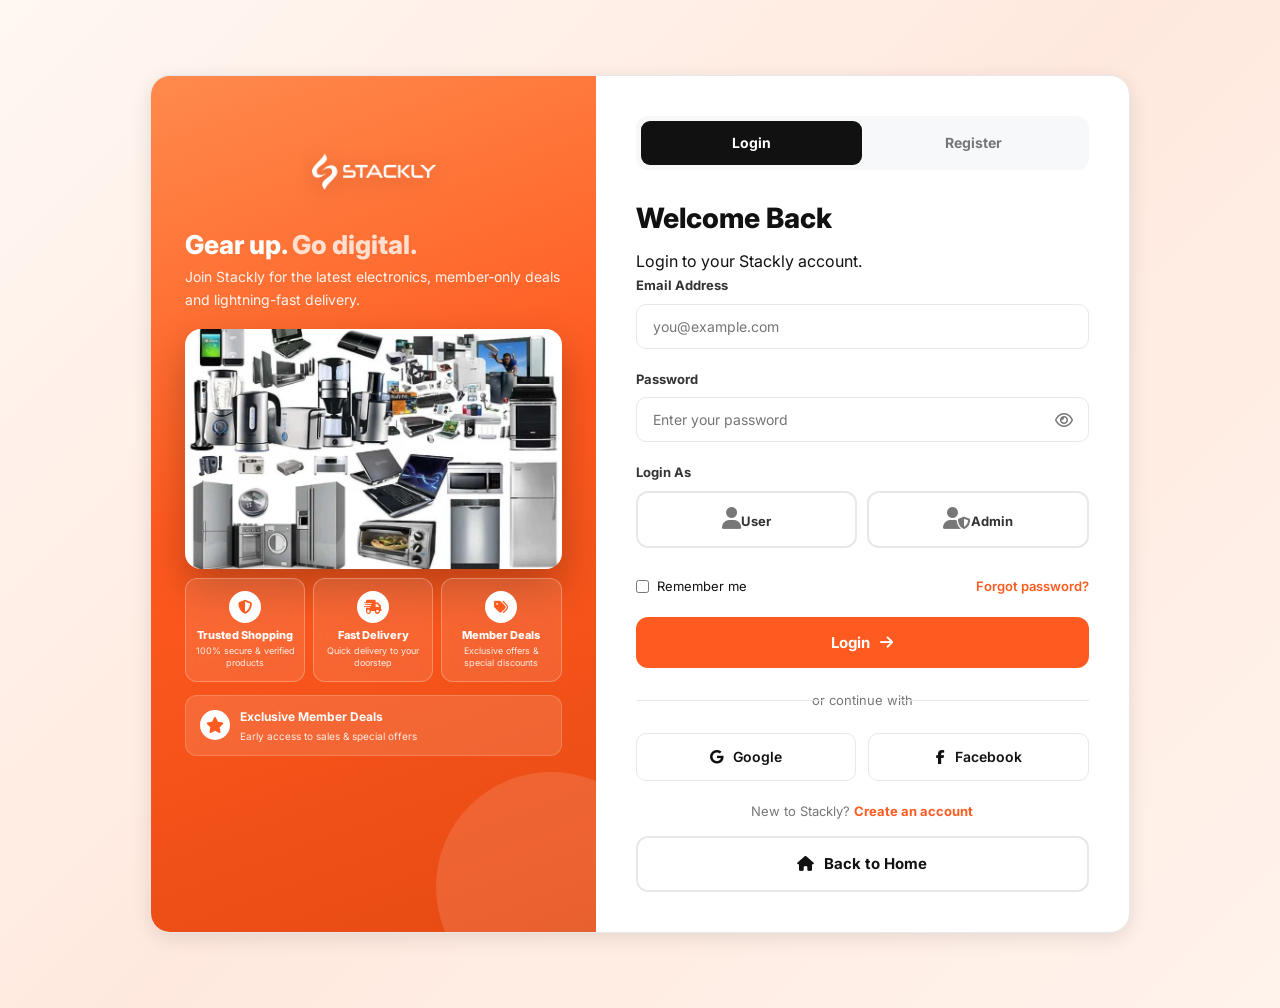
<file: login.html>
<!DOCTYPE html>
<html lang="en">
<head>
  <meta charset="UTF-8">
  <meta name="viewport" content="width=device-width, initial-scale=1.0">
  <title>Login / Register – Stackly Electronics Marketplace</title>
  <meta name="description" content="Login or create your Stackly account for faster checkout and exclusive deals.">
  <link rel="preconnect" href="https://fonts.googleapis.com">
  <link rel="preconnect" href="https://fonts.gstatic.com" crossorigin>
  <link href="https://fonts.googleapis.com/css2?family=Inter:wght@400;500;600;700;800;900&display=swap" rel="stylesheet">
  <link rel="stylesheet" href="https://cdnjs.cloudflare.com/ajax/libs/font-awesome/6.5.1/css/all.min.css">
  <link rel="icon" type="image/webp" href="images/logo/logo.webp">
  <link rel="stylesheet" href="css/style.css">
  <link rel="stylesheet" href="css/responsive.css">
  <style>
    body { padding-top: 0; }
    .back-home-btn {
      background: transparent;
      color: var(--dark, #111);
      border: 2px solid var(--border, #e8e8e8);
      margin-top: 14px;
    }
    .back-home-btn:hover {
      border-color: var(--primary, #ff5a1f);
      color: var(--primary, #ff5a1f);
      background: rgba(255, 90, 31, 0.06);
    }
    .pw-meter { display: flex; gap: 6px; margin-top: 8px; flex-wrap: wrap; }
    .pw-field { position: relative; }
    .pw-field input { padding-right: 44px; }
    .pw-toggle { position: absolute; right: 10px; top: 50%; transform: translateY(-50%); background: none; border: none; color: var(--gray, #777); font-size: 16px; cursor: pointer; padding: 6px; line-height: 1; }
    .pw-toggle:hover { color: var(--primary, #ff5a1f); }
    .pw-meter span { height: 5px; flex: 1; border-radius: 4px; background: var(--border, #e5e5e5); transition: background .3s ease; }
    .pw-meter small { width: 100%; color: var(--gray, #666); font-size: 11.5px; }
    .pw-meter[data-strength="1"] span:nth-child(-n+1) { background: #e74c3c; }
    .pw-meter[data-strength="2"] span:nth-child(-n+2) { background: #e67e22; }
    .pw-meter[data-strength="3"] span:nth-child(-n+3) { background: #f1c40f; }
    .pw-meter[data-strength="4"] span:nth-child(-n+4) { background: var(--success, #2ecc71); }
    .pw-meter[data-strength="4"] small { color: var(--success, #2ecc71); font-weight: 600; }
    .role-select { display: grid; grid-template-columns: 1fr 1fr; gap: 10px; }
    .role-card { display: flex; flex-direction: column; align-items: center; gap: 4px; padding: 14px 10px; border: 2px solid var(--border, #e5e5e5); border-radius: 12px; cursor: pointer; text-align: center; transition: border-color .2s, background .2s; }
    .role-card i { font-size: 22px; color: var(--gray, #666); }
    .role-card small { font-size: 11px; color: var(--gray, #666); }
    .role-card input { display: none; }
    .role-card:has(input:checked) { border-color: var(--primary); background: rgba(255, 90, 31, 0.06); }
    .role-card:has(input:checked) i,
    .role-card:has(input:checked) b { color: var(--primary); }
  </style>
</head>
<body>

  <!-- ==================== AUTH ==================== -->
  <section class="section" style="background: linear-gradient(135deg, #fff7f2 0%, #ffe9de 50%, #fff3ec 100%);">
    <div class="container">
      <div class="auth-wrap">

        <!-- ==================== left sidebar ==================== -->
        <div class="auth-side">
          <a href="index.html" class="logo"><img src="images/logo/logo.webp" alt="Stackly"></a>
          <div class="auth-side-body">
            <h3>Gear up. <span>Go digital.</span></h3>
            <p>Join Stackly for the latest electronics, member-only deals and lightning-fast delivery.</p>
            <img src="images/hero/hero-device.webp" alt="Stackly gadgets" class="auth-side-img">
          </div>
          <!-- LEFT SIDE BENEFITS -->
          <div class="auth-benefits">
            <div class="benefit-item">
              <div class="benefit-icon">
                <i class="fa-solid fa-shield-halved"></i>
              </div>
              <div>
                <strong>Trusted Shopping</strong>
                <span>100% secure & verified products</span>
              </div>
            </div>
            <div class="benefit-item">
              <div class="benefit-icon">
                <i class="fa-solid fa-truck-fast"></i>
              </div>
              <div>
                <strong>Fast Delivery</strong>
                <span>Quick delivery to your doorstep</span>
              </div>
            </div>
            <div class="benefit-item">
              <div class="benefit-icon">
                <i class="fa-solid fa-tags"></i>
              </div>
              <div>
                <strong>Member Deals</strong>
                <span>Exclusive offers & special discounts</span>
              </div>
            </div>
          </div>

          <!-- MEMBER DEAL BANNER -->
          <div class="member-banner">
            <i class="fa-solid fa-star"></i>
            <div>
              <strong>Exclusive Member Deals</strong>
              <span>Early access to sales & special offers</span>
            </div>
          </div>
        </div>

        <div class="auth-main">
        <div class="auth-tabs">
          <a href="#" class="active" data-auth="login">Login</a>
          <a href="#" data-auth="register">Register</a>
        </div>

        <!-- LOGIN -->
        <form id="loginForm">
          <h2>Welcome Back </h2>
          <p>Login to your Stackly account.</p>
          <div class="form-group">
            <label for="loginEmail">Email Address</label>
            <input type="email" id="loginEmail" placeholder="you@example.com" required autocomplete="username" pattern="[a-zA-Z0-9._%+\-]+@[a-zA-Z0-9.\-]+\.[a-zA-Z]{2,}" title="Please enter a valid email address, e.g. you@example.com">
          </div>
          <div class="form-group">
            <label for="loginPass">Password</label>
            <div class="pw-field">
              <input type="password" id="loginPass" placeholder="Enter your password" required autocomplete="current-password" pattern="(?=.*[a-z])(?=.*[A-Z])(?=.*\d)(?=.*[^A-Za-z0-9]).{8,}" title="Must be 8+ characters with uppercase, lowercase, a number and a special character">
              <button type="button" class="pw-toggle" data-target="loginPass" aria-label="Show password"><i class="far fa-eye"></i></button>
            </div>
          </div>
          <div class="form-group">
            <label>Login As</label>
            <div class="role-select">
              <label class="role-card">
                <input type="radio" name="loginRole" value="user" required>
                <i class="fas fa-user"></i><b>User</b>
              </label>
              <label class="role-card">
                <input type="radio" name="loginRole" value="admin">
                <i class="fas fa-user-shield"></i><b>Admin</b>
              </label>
            </div>
          </div>
          <div class="auth-check">
            <label><input type="checkbox" id="rememberMe"> Remember me</label>
            <a href="404.html">Forgot password?</a>
          </div>
          <button type="submit" class="btn btn-primary btn-block">Login <i class="fas fa-arrow-right"></i></button>
        </form>

        <!-- REGISTER -->
        <form id="registerForm" style="display:none;">
          <h2>Create Account </h2>
          <p>Join Stackly for faster checkout & member deals.</p>
          <div class="form-row">
            <div class="form-group">
              <label for="regFirst">First Name</label>
              <input type="text" id="regFirst" placeholder="John" required autocomplete="given-name" maxlength="16" pattern="[A-Za-z][A-Za-z ]*" title="Only letters, no numbers" oninput="this.value=this.value.replace(/[^A-Za-z ]/g,'').slice(0,16)">
            </div>
            <div class="form-group">
              <label for="regLast">Last Name</label>
              <input type="text" id="regLast" placeholder="Doe" required autocomplete="family-name" maxlength="16" pattern="[A-Za-z][A-Za-z ]*" title="Only letters, no numbers" oninput="this.value=this.value.replace(/[^A-Za-z ]/g,'').slice(0,16)">
            </div>
          </div>
          <div class="form-group">
            <label for="regEmail">Email Address</label>
            <input
              type="email"
              id="regEmail"
              name="email"
              placeholder="you@example.com"
              required
              autocomplete="email"
              maxlength="100"
              pattern="^[A-Za-z0-9](?!.*\.\.)[A-Za-z0-9._%+\-]*[A-Za-z0-9]@[A-Za-z0-9](?:[A-Za-z0-9\-]*[A-Za-z0-9])?(?:\.[A-Za-z]{2,})+$"
              title="Enter a valid email address, e.g. john@gmail.com">
          </div>
          <div class="form-group">
            <label for="regPhone">Phone Number</label>
            <input type="tel" id="regPhone" placeholder="+91 98765 43210" required autocomplete="tel" pattern="[0-9]{10}" minlength="10" maxlength="10" title="Enter a 10-digit phone number" oninput="this.value=this.value.replace(/\D/g,'').slice(0,10)">
          </div>
          <div class="form-group">
            <label>Account Type</label>
            <div class="role-select">
              <label class="role-card">
                <input type="radio" name="regRole" value="user" required>
                <i class="fas fa-user"></i><b>User</b>
              </label>
              <label class="role-card">
                <input type="radio" name="regRole" value="admin">
                <i class="fas fa-user-shield"></i><b>Admin</b>
              </label>
            </div>
          </div>
          <div class="form-group">
            <label for="regPass">Password</label>
            <div class="pw-field">
              <input type="password" id="regPass" placeholder="8+ chars, uppercase, lowercase, number, symbol" minlength="8" required autocomplete="new-password" pattern="(?=.*[a-z])(?=.*[A-Z])(?=.*\d)(?=.*[^A-Za-z0-9]).{8,}" title="Must be 8+ characters with uppercase, lowercase, a number and a special character">
              <button type="button" class="pw-toggle" data-target="regPass" aria-label="Show password"><i class="far fa-eye"></i></button>
            </div>
            <div class="pw-meter" id="pwMeter"><span></span><span></span><span></span><span></span><small>Use 8+ characters with upper &amp; lower case, a number and a symbol.</small></div>
          </div>
          <div class="form-group">
            <label for="regConfirmPass">Confirm Password</label>
            <div class="pw-field">
              <input type="password" id="regConfirmPass" placeholder="Re-enter your password" required autocomplete="new-password">
              <button type="button" class="pw-toggle" data-target="regConfirmPass" aria-label="Show password"><i class="far fa-eye"></i></button>
            </div>
            <small id="confirmError" style="display:none; color:#d33; font-size:12px; margin-top:6px;">Passwords do not match.</small>
          </div>
          <div class="auth-check">
            <label><input type="checkbox" id="termsCheck" required> I agree to the Terms & Privacy Policy</label>
          </div>
          <button type="submit" class="btn btn-primary btn-block">Create Account <i class="fas fa-user-plus"></i></button>
        </form>

        <div class="auth-divider">or continue with</div>
        <div class="social-auth">
          <a href="404.html"><i class="fab fa-google"></i> Google</a>
          <a href="404.html"><i class="fab fa-facebook-f"></i> Facebook</a>
        </div>

        <p class="auth-footer" id="authFooter">New to Stackly? <a href="#" data-auth="register">Create an account</a></p>

        <a href="index.html" class="btn btn-block back-home-btn"><i class="fas fa-home"></i> Back to Home</a>
        </div>
      </div>
    </div>
  </section>

  <script>
    document.addEventListener("DOMContentLoaded", function () {
      function showToast(message) {
        var existing = document.querySelector(".login-toast");
        if (existing) existing.remove();
        var t = document.createElement("div");
        t.className = "login-toast";
        t.textContent = message;
        t.style.cssText = "position:fixed;bottom:26px;left:50%;transform:translateX(-50%);background:#111;color:#fff;padding:12px 22px;border-radius:10px;font-size:14px;z-index:9999;opacity:0;transition:opacity .3s;max-width:90%;text-align:center;";
        document.body.appendChild(t);
        requestAnimationFrame(function () { t.style.opacity = "1"; });
        setTimeout(function () { t.style.opacity = "0"; setTimeout(function () { t.remove(); }, 300); }, 2500);
      }
      const loginForm = document.getElementById("loginForm");
      const registerForm = document.getElementById("registerForm");

      const savedEmail = localStorage.getItem("stacklyRemember");
      if (savedEmail) {
        const loginEmailInput = document.getElementById("loginEmail");
        const rememberMe = document.getElementById("rememberMe");
        if (loginEmailInput && rememberMe) {
          loginEmailInput.value = savedEmail;
          rememberMe.checked = true;
        }
      }
      const rememberMeBox = document.getElementById("rememberMe");
      const rememberLabel = document.querySelector('#loginForm .auth-check label');
      if (rememberMeBox && rememberLabel) {
        rememberLabel.addEventListener("click", function (e) {
          e.preventDefault();
          rememberMeBox.checked = !rememberMeBox.checked;
          showToast(
            rememberMeBox.checked
              ? "Remember me enabled."
              : "Remember me disabled."
          );
        });
        rememberMeBox.addEventListener("click", function (e) {
          e.stopPropagation();
          showToast(
            !rememberMeBox.checked
              ? "Remember me enabled."
              : "Remember me disabled."
          );
        });
      }
      document.querySelectorAll(".pw-toggle").forEach((btn) => {
        btn.addEventListener("click", function () {
          const input = document.getElementById(this.dataset.target);
          if (!input) return;
          const show = input.type === "password";
          input.type = show ? "text" : "password";
          const icon = this.querySelector("i");
          if (icon) icon.className = show ? "far fa-eye-slash" : "far fa-eye";
          this.setAttribute("aria-label", show ? "Hide password" : "Show password");
        });
      });
      const regPass = document.getElementById("regPass");
      const pwMeter = document.getElementById("pwMeter");
      if (regPass) regPass.addEventListener("input", function () { updatePassStrength(regPass.value); });
      function updatePassStrength(val) {
        if (!pwMeter) return;
        const checks = {
          len: val.length >= 8,
          case: /[a-z]/.test(val) && /[A-Z]/.test(val),
          num: /\d/.test(val),
          sym: /[^A-Za-z0-9]/.test(val)
        };
        const score = Object.values(checks).filter(Boolean).length;
        pwMeter.dataset.strength = val ? Math.max(1, score) : "";
        const label = pwMeter.querySelector("small");
        if (!label) return;
        if (!val) {
          label.textContent = "Use 8+ characters with upper & lower case, a number and a symbol.";
        } else if (score >= 4) {
          label.textContent = "Strong password. Ready to go!";
        } else if (score === 3) {
          label.textContent = "Good, but add a special character for strength.";
        } else {
          const missing = [];
          if (!checks.len) missing.push("8+ characters");
          if (!checks.case) missing.push("upper & lower case");
          if (!checks.num) missing.push("a number");
          if (!checks.sym) missing.push("a symbol");
          label.textContent = "Missing: " + missing.join(", ") + ".";
        }
      }
      const regConfirmInput = document.getElementById("regConfirmPass");
      const confirmError = document.getElementById("confirmError");
      function checkConfirmMatch() {
        if (!regConfirmInput || !confirmError || !regPass) return;
        const password = regPass.value;
        const confirmPassword = regConfirmInput.value;
        const mismatch = confirmPassword.length > 0 && confirmPassword !== password;
        confirmError.style.display = mismatch ? "block" : "none";
        regConfirmInput.style.borderColor = mismatch ? "#d33" : "";
        if (mismatch) {
          regConfirmInput.setCustomValidity("Passwords do not match. Please re-enter your password.");
        } else {
          regConfirmInput.setCustomValidity("");
        }
      }
      if (regPass) regPass.addEventListener("input", checkConfirmMatch);
      if (regConfirmInput) regConfirmInput.addEventListener("input", checkConfirmMatch);
      const footer = document.getElementById("authFooter");

      function switchTab(mode) {
        const isLogin = mode === "login";
        loginForm.style.display = isLogin ? "block" : "none";
        registerForm.style.display = isLogin ? "none" : "block";
        document.querySelectorAll(".auth-tabs a").forEach((t) => {
          t.classList.toggle("active", t.dataset.auth === mode);
        });
        footer.innerHTML = isLogin
          ? `New to Stackly? <a href="#" data-auth="register">Create an account</a>`
          : `Already have an account? <a href="#" data-auth="login">Login here</a>`;
      }

      document.addEventListener("click", (e) => {
        const t = e.target.closest("[data-auth]");
        if (t) {
          e.preventDefault();
          switchTab(t.dataset.auth);
        }
      });

      loginForm.addEventListener("submit", (e) => {
        e.preventDefault();
        const loginEmailInput = document.getElementById("loginEmail");
        const loginPassInput = document.getElementById("loginPass");
        const emailOk = /^[a-zA-Z0-9._%+-]+@[a-zA-Z0-9.-]+\.[a-zA-Z]{2,}$/.test(loginEmailInput.value.trim());
        const passOk = /^(?=.*[a-z])(?=.*[A-Z])(?=.*\d)(?=.*[^A-Za-z0-9]).{8,}$/.test(loginPassInput.value);
        loginEmailInput.setCustomValidity(emailOk ? "" : "Please enter a valid email address, e.g. you@example.com");
        loginPassInput.setCustomValidity(passOk ? "" : "Password must be 8+ characters with uppercase, lowercase, a number and a special character");
        if (!loginForm.checkValidity()) return loginForm.reportValidity();
        const rememberMe = document.getElementById("rememberMe");
        if (!rememberMe || !rememberMe.checked) {
          showToast("Please tick the \"Remember me\" checkbox to access the dashboard.");
          if (rememberMe) rememberMe.focus();
          return;
        }
        if (rememberMe.checked) {
          localStorage.setItem("stacklyRemember", loginEmailInput.value.trim());
        } else {
          localStorage.removeItem("stacklyRemember");
        }
        const role = (document.querySelector('input[name="loginRole"]:checked') || {}).value || "";
        const dashboards = { user: "user-dashboard.html", admin: "admin-dashboard.html" };
        showToast("Login successful! Welcome back" + (role ? " " + role.charAt(0).toUpperCase() + role.slice(1) : "") + ".");
        setTimeout(function () {
          window.location.href = dashboards[role] || "index.html";
        }, 1200);
      });

      registerForm.addEventListener("submit", (e) => {
        e.preventDefault();

        const regEmail = document.getElementById("regEmail");
        const email = regEmail.value.trim().toLowerCase();

        const emailRegex =
          /^[A-Za-z0-9](?!.*\.\.)[A-Za-z0-9._%+-]*[A-Za-z0-9]@[A-Za-z0-9](?:[A-Za-z0-9-]*[A-Za-z0-9])?(?:\.[A-Za-z]{2,})+$/;

        if (!emailRegex.test(email)) {
          regEmail.setCustomValidity(
            "Please enter a valid email address, e.g. john@gmail.com"
          );
          regEmail.reportValidity();
          return;
        }

        regEmail.setCustomValidity("");

        const regPassInput = document.getElementById("regPass");
        const regConfirmInput = document.getElementById("regConfirmPass");
        if (
          regConfirmInput &&
          regPassInput &&
          regConfirmInput.value !== regPassInput.value
        ) {
          regConfirmInput.setCustomValidity("Passwords do not match. Please re-enter your password.");
          regConfirmInput.reportValidity();
          regConfirmInput.focus();
          return;
        }
        if (regConfirmInput) regConfirmInput.setCustomValidity("");

        const termsCheck = document.getElementById("termsCheck");
        if (!termsCheck || !termsCheck.checked) {
          showToast(
            "Please accept the Terms & Privacy Policy to continue."
          );
          return;
        }

        if (!registerForm.checkValidity()) {
          registerForm.reportValidity();
          return;
        }

        const role =
          (document.querySelector('input[name="regRole"]:checked') || {}).value || "";

        showToast(
          "Account created! Registered as " +
            role.charAt(0).toUpperCase() +
            role.slice(1) +
            ". Welcome to Stackly!"
        );

        registerForm.reset();
        switchTab("login");

        setTimeout(function () {
          window.location.href = "index.html";
        }, 1200);
      });

      var sideImg = document.querySelector(".auth-side-img");
      if (sideImg) {
        sideImg.addEventListener("error", function () {
          this.src = "images/logo/logo.webp";
        });
      }
    });
  </script>
</body>
</html>
</file>
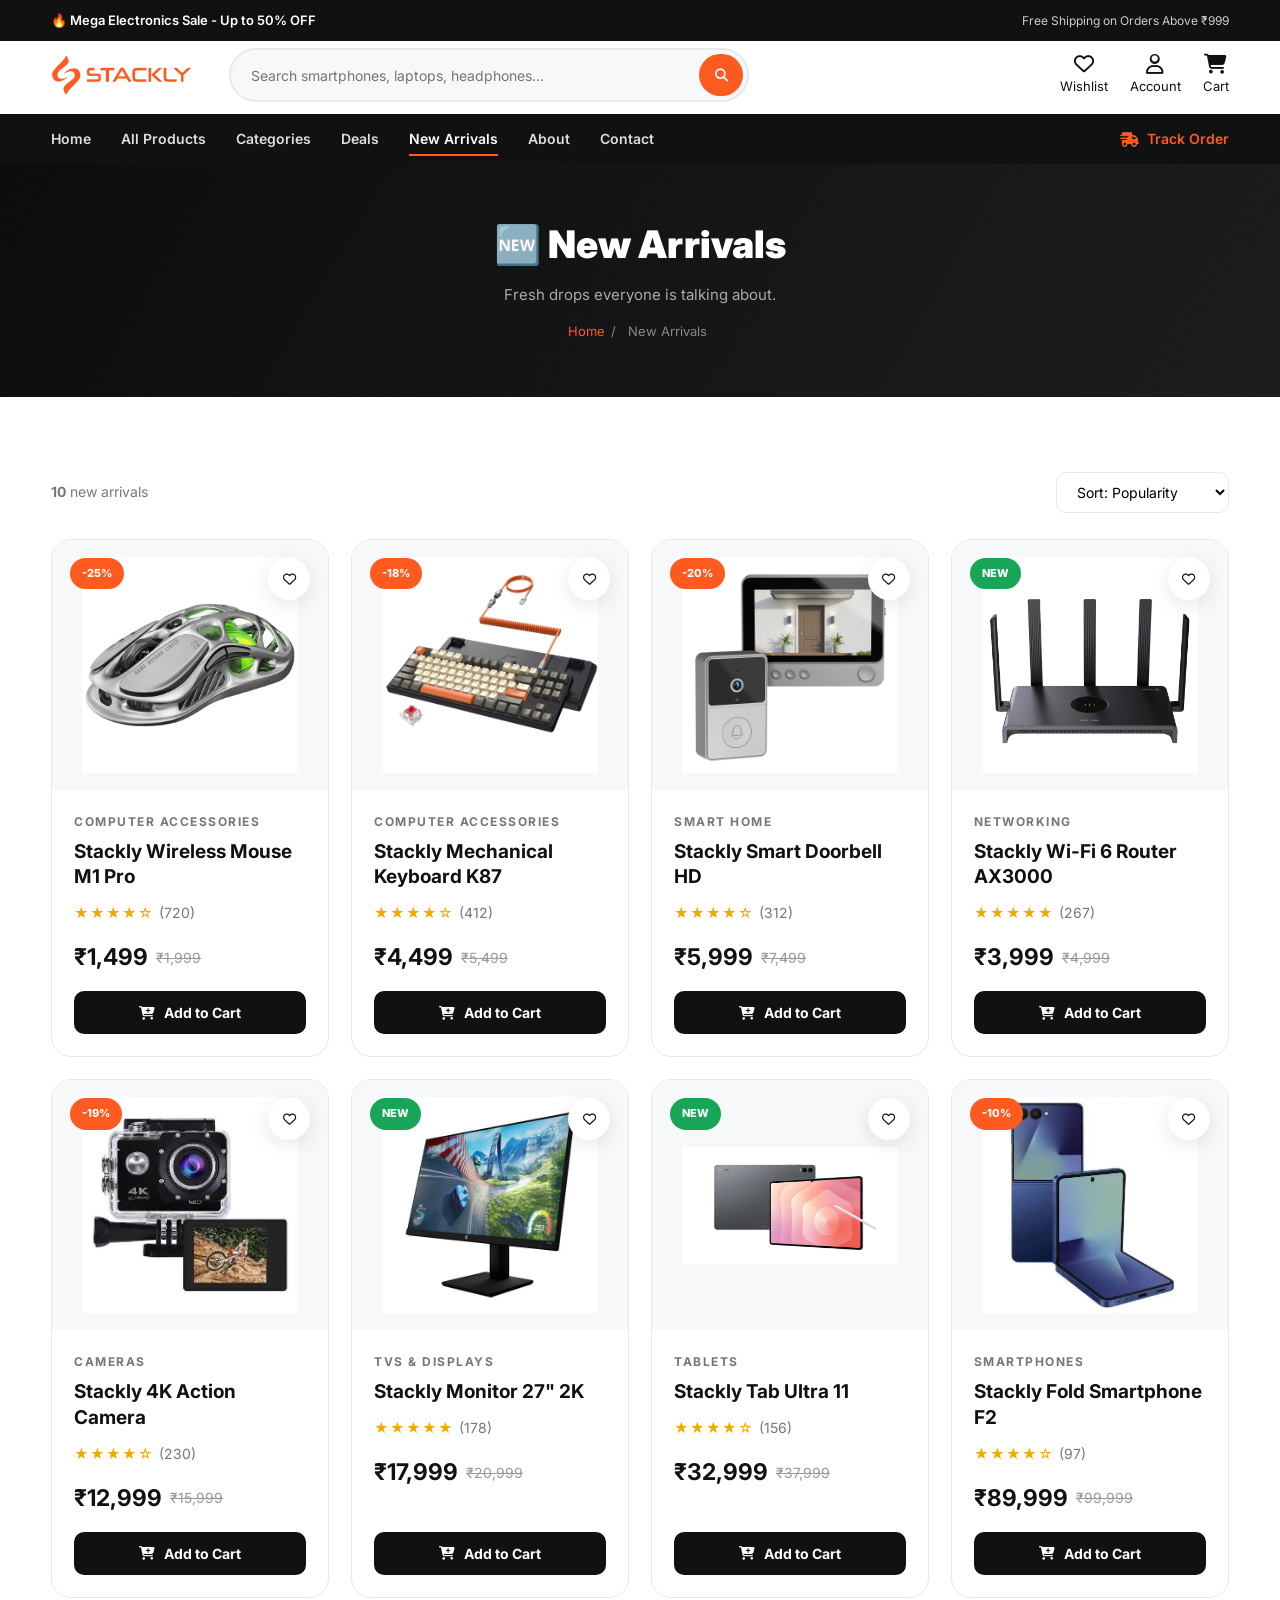
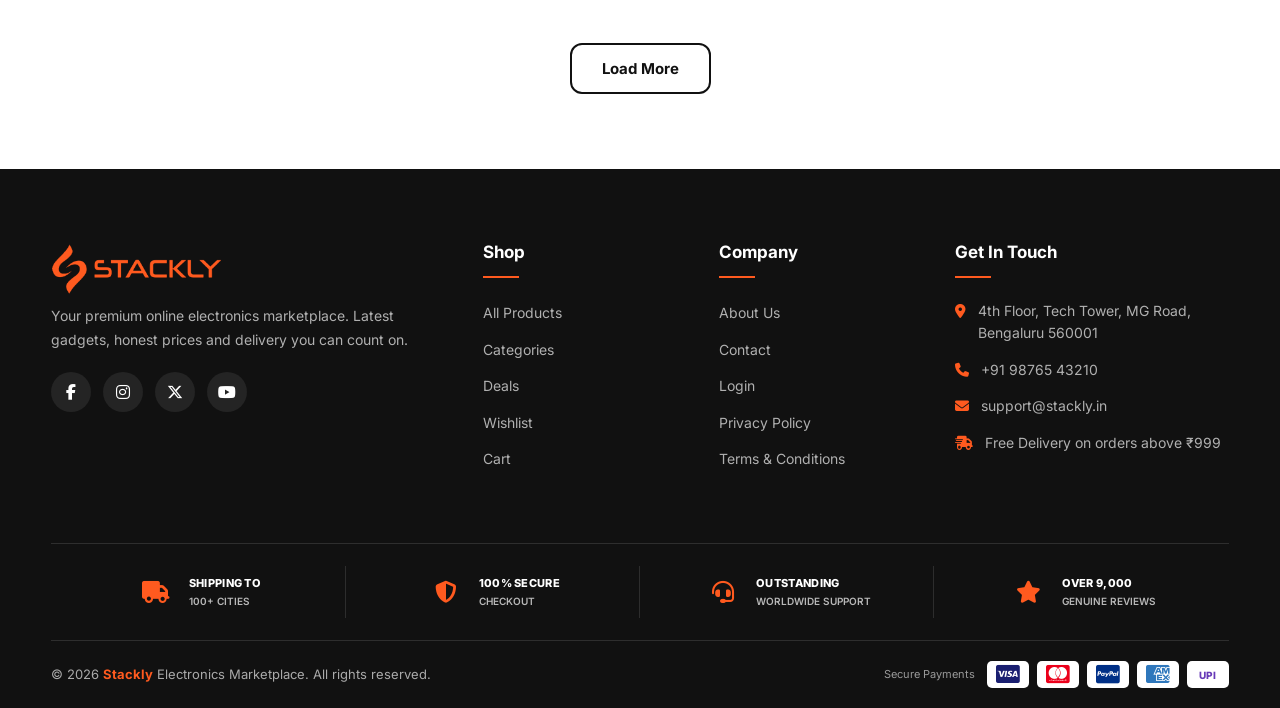
<file: new-arrivals.html>
<!DOCTYPE html>
<html lang="en">
<head>
  <meta charset="UTF-8">
  <meta name="viewport" content="width=device-width, initial-scale=1.0">
  <title>New Arrivals – Stackly Electronics Marketplace</title>
  <meta name="description" content="Discover the newest electronics at Stackly — fresh gadgets everyone is buying this week.">
  <link rel="preconnect" href="https://fonts.googleapis.com">
  <link rel="preconnect" href="https://fonts.gstatic.com" crossorigin>
  <link href="https://fonts.googleapis.com/css2?family=Inter:wght@400;500;600;700;800;900&display=swap" rel="stylesheet">
  <link rel="stylesheet" href="https://cdnjs.cloudflare.com/ajax/libs/font-awesome/6.5.1/css/all.min.css">
  <link rel="icon" type="image/webp" href="images/logo/logo.webp">
  <link rel="stylesheet" href="css/style.css">
  <link rel="stylesheet" href="css/responsive.css">
</head>
<body>

  <!-- ==================== HEADER ==================== -->
  <header class="header" id="header">
    <div class="top-bar">
      <div class="container">
        <p>🔥 Mega Electronics Sale - Up to 50% OFF</p>
        <span>Free Shipping on Orders Above ₹999</span>
      </div>
    </div>
    <div class="navbar">
      <div class="container nav-container">
          <a href="index.html" class="logo"><img src="images/logo/logo.webp" alt="Stackly"></a>
        <div class="search-box">
          <input type="text" id="searchInput" placeholder="Search smartphones, laptops, headphones...">
          <button aria-label="Search"><i class="fas fa-search"></i></button>
        </div>
        <div class="nav-actions">
          <a href="wishlist.html" title="Wishlist"><i class="far fa-heart"></i><span>Wishlist</span></a>
          <a href="login.html" title="Account"><i class="far fa-user"></i><span>Account</span></a>
          <a href="cart.html" class="cart-icon" title="Cart"><i class="fas fa-shopping-cart"></i><span>Cart</span><b id="cartCount">0</b></a>
        </div>
        <button class="menu-toggle" id="menuToggle" aria-label="Toggle menu"><i class="fas fa-bars"></i></button>
      </div>
    </div>
    <nav class="main-nav" id="mainNav">
      <div class="container">
        <a href="index.html">Home</a>
        <a href="products.html">All Products</a>
        <a href="categories.html">Categories</a>
        <a href="deals.html">Deals</a>
        <a href="new-arrivals.html">New Arrivals</a>
        <a href="about.html">About</a>
        <a href="contact.html">Contact</a>
        <a href="contact.html" class="track-order"><i class="fas fa-truck-fast"></i> Track Order</a>
      </div>
    </nav>
  </header>

  <!-- ==================== PAGE HEADER ==================== -->
  <section class="page-header">
    <div class="container">
      <h1>🆕 New Arrivals</h1>
      <p>Fresh drops everyone is talking about.</p>
      <div class="breadcrumb">
        <a href="index.html">Home</a><span>/</span><span>New Arrivals</span>
      </div>
    </div>
  </section>

  <!-- ==================== NEW ARRIVALS GRID ==================== -->
  <section class="section">
    <div class="container">
      <div class="shop-topbar">
        <p><b id="resultCount">0</b> new arrivals</p>
        <select class="sort-select" id="sortSelect">
          <option value="popular">Sort: Popularity</option>
          <option value="price-asc">Price: Low to High</option>
          <option value="price-desc">Price: High to Low</option>
          <option value="rating">Top Rated</option>
          <option value="name">Name: A–Z</option>
        </select>
      </div>

      <div class="product-grid" id="productGrid">
        <!-- Rendered -->
      </div>

      <div class="load-more-wrap">
        <button class="btn btn-outline" id="loadMoreBtn" style="border-color:var(--dark); color:var(--dark);">Load More</button>
      </div>
    </div>
  </section>

  <!-- ==================== FOOTER ==================== -->
  <footer class="footer">
    <div class="container">
      <div class="footer-grid">
        <div class="footer-about">
        <a href="index.html" class="logo"><img src="images/logo/logo.webp" alt="Stackly"></a>
          <p>Your premium online electronics marketplace. Latest gadgets, honest prices and delivery you can count on.</p>
          <div class="social-links">
            <a href="404.html" aria-label="Facebook"><i class="fab fa-facebook-f"></i></a>
            <a href="404.html" aria-label="Instagram"><i class="fab fa-instagram"></i></a>
            <a href="404.html" aria-label="Twitter"><i class="fab fa-x-twitter"></i></a>
            <a href="404.html" aria-label="YouTube"><i class="fab fa-youtube"></i></a>
          </div>
        </div>
        <div>
          <h3>Shop</h3>
          <ul class="footer-links">
            <li><a href="products.html">All Products</a></li>
            <li><a href="categories.html">Categories</a></li>
            <li><a href="deals.html">Deals</a></li>
            <li><a href="wishlist.html">Wishlist</a></li>
            <li><a href="cart.html">Cart</a></li>
          </ul>
        </div>
        <div>
          <h3>Company</h3>
          <ul class="footer-links">
            <li><a href="about.html">About Us</a></li>
            <li><a href="contact.html">Contact</a></li>
            <li><a href="login.html">Login</a></li>
            <li><a href="404.html">Privacy Policy</a></li>
            <li><a href="404.html">Terms &amp; Conditions</a></li>
          </ul>
        </div>
        <div>
          <h3>Get In Touch</h3>
          <ul class="footer-contact">
            <li><i class="fas fa-map-marker-alt"></i> 4th Floor, Tech Tower, MG Road, Bengaluru 560001</li>
            <li><i class="fas fa-phone"></i> +91 98765 43210</li>
            <li><i class="fas fa-envelope"></i> support@stackly.in</li>
            <li><i class="fas fa-truck-fast"></i> Free Delivery on orders above ₹999</li>
          </ul>
        </div>
      </div>
      <div class="footer-features">
        <div class="footer-feature">
          <div class="footer-feature-icon"><i class="fas fa-truck"></i></div>
          <div>
            <strong>SHIPPING TO</strong>
            <span>100+ CITIES</span>
          </div>
        </div>
        <div class="footer-feature">
          <div class="footer-feature-icon"><i class="fas fa-shield-halved"></i></div>
          <div>
            <strong>100% SECURE</strong>
            <span>CHECKOUT</span>
          </div>
        </div>
        <div class="footer-feature">
          <div class="footer-feature-icon"><i class="fas fa-headset"></i></div>
          <div>
            <strong>OUTSTANDING</strong>
            <span>WORLDWIDE SUPPORT</span>
          </div>
        </div>
        <div class="footer-feature">
          <div class="footer-feature-icon"><i class="fas fa-star"></i></div>
          <div>
            <strong>OVER 9,000</strong>
            <span>GENUINE REVIEWS</span>
          </div>
        </div>
      </div>
      <div class="footer-bottom">
        <div class="footer-copy">© 2026 <b>Stackly</b> Electronics Marketplace. All rights reserved.</div>
        <div class="footer-payments">
          <span class="payment-label">Secure Payments</span>
          <div class="payment-icons">
            <i class="fab fa-cc-visa"></i>
            <i class="fab fa-cc-mastercard"></i>
            <i class="fab fa-cc-paypal"></i>
            <i class="fab fa-cc-amex"></i>
            <span class="payment-upi">UPI</span>
          </div>
        </div>
      </div>
    </div>
  </footer>

  <button class="back-to-top" id="backToTop" aria-label="Back to top"><i class="fas fa-chevron-up"></i></button>

  <script src="js/products.js"></script>
  <script src="js/cart.js"></script>
  <script src="js/script.js"></script>
  <script>
    document.addEventListener("DOMContentLoaded", function () {
      const P = window.StacklyProducts;
      const grid = document.getElementById("productGrid");
      const countLabel = document.getElementById("resultCount");
      const sortSelect = document.getElementById("sortSelect");
      const loadMoreBtn = document.getElementById("loadMoreBtn");
      const PAGE_SIZE = 8;
      let visibleCount = PAGE_SIZE;

      const list = P.PRODUCTS.filter((p) => p.tag === "trending");

      function applySort() {
        switch (sortSelect.value) {
          case "price-asc": list.sort((a, b) => a.price - b.price); break;
          case "price-desc": list.sort((a, b) => b.price - a.price); break;
          case "rating": list.sort((a, b) => b.rating - a.rating || b.reviews - a.reviews); break;
          case "name": list.sort((a, b) => a.name.localeCompare(b.name)); break;
          default: list.sort((a, b) => b.reviews - a.reviews);
        }
      }

      function render() {
        applySort();
        countLabel.textContent = list.length;
        grid.innerHTML = list.slice(0, visibleCount).map(P.productCardHTML).join("") ||
          `<div class="cart-empty" style="grid-column:1/-1;">
            <i class="fas fa-box-open"></i>
            <h2>No new arrivals yet</h2>
            <p>Check back soon for the latest drops.</p>
          </div>`;
        loadMoreBtn.style.display = visibleCount >= list.length ? "none" : "inline-flex";
        if (window.StacklyUI) window.StacklyUI.reveal();
        window.StacklyCart.updateCartBadge();
      }

      sortSelect.addEventListener("change", () => { visibleCount = PAGE_SIZE; render(); });
      loadMoreBtn.addEventListener("click", () => { visibleCount += PAGE_SIZE; render(); });

      render();
    });
  </script>
</body>
</html>
</file>
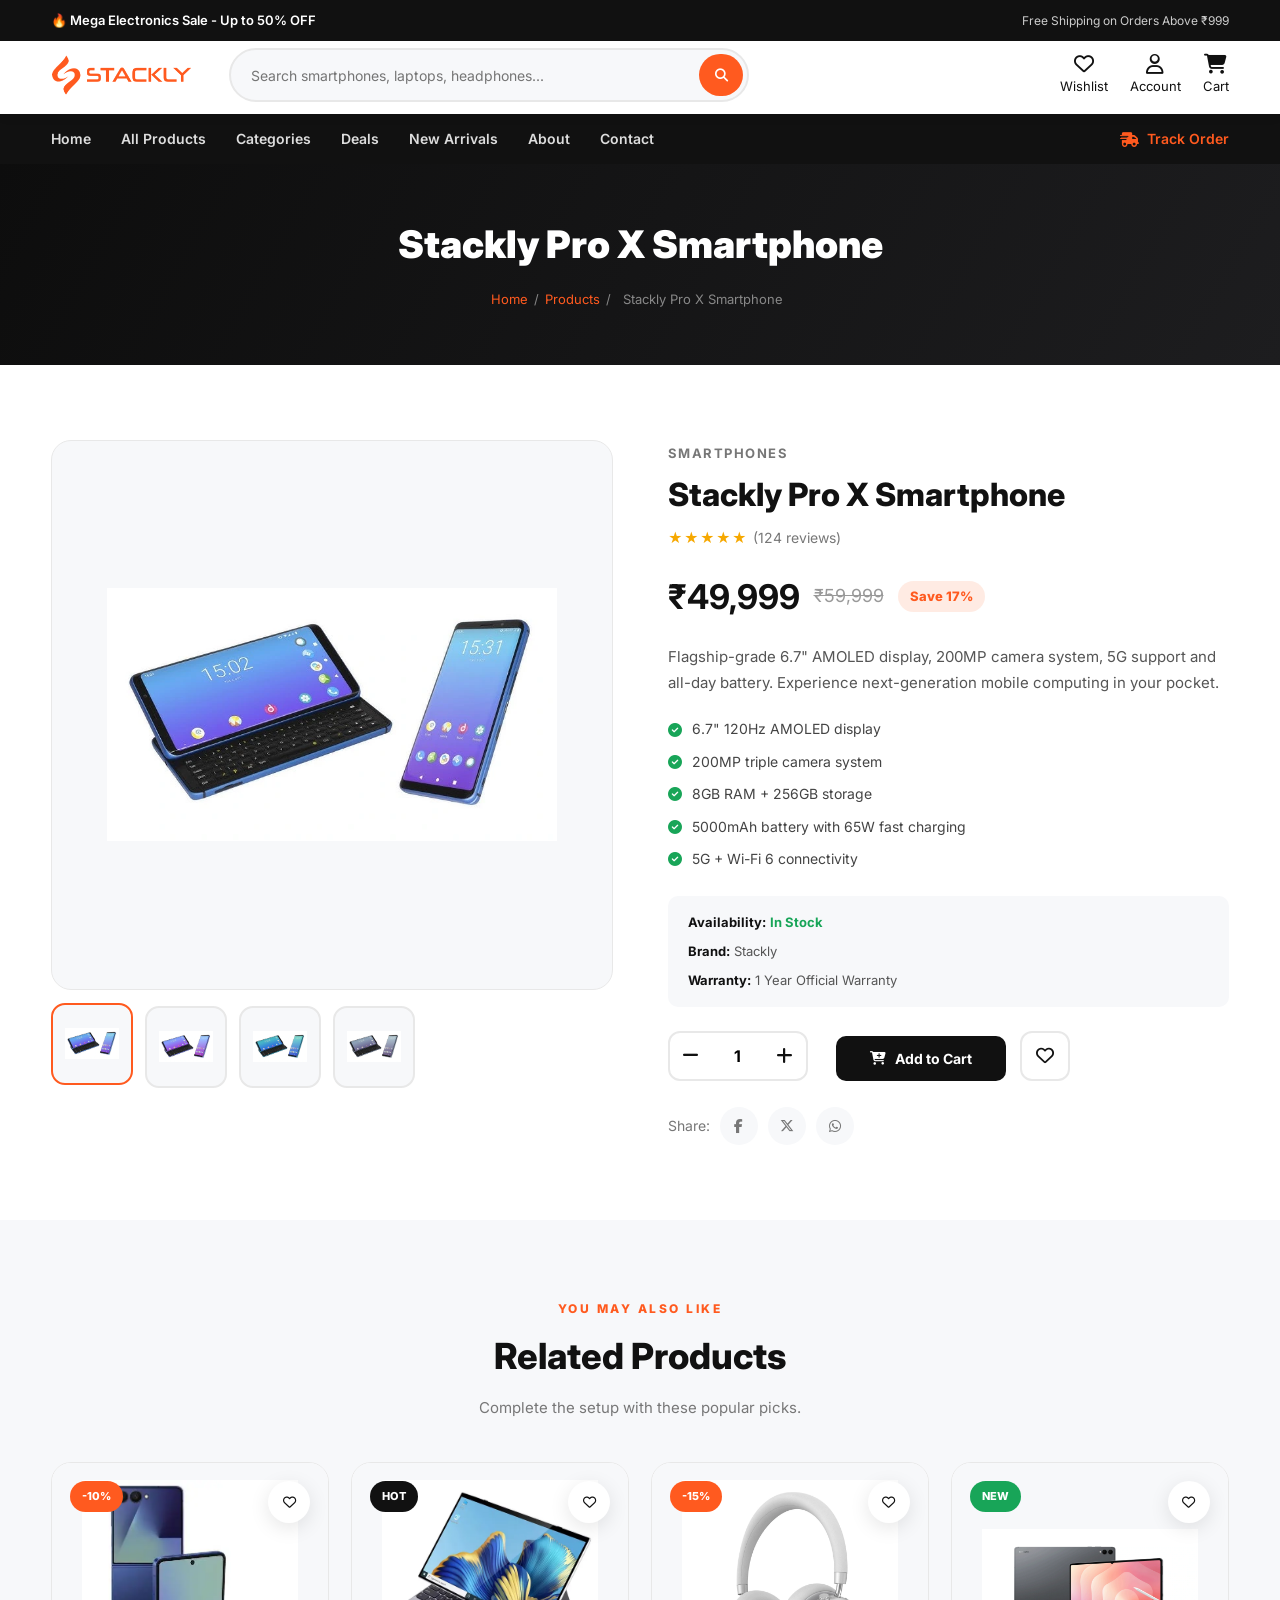
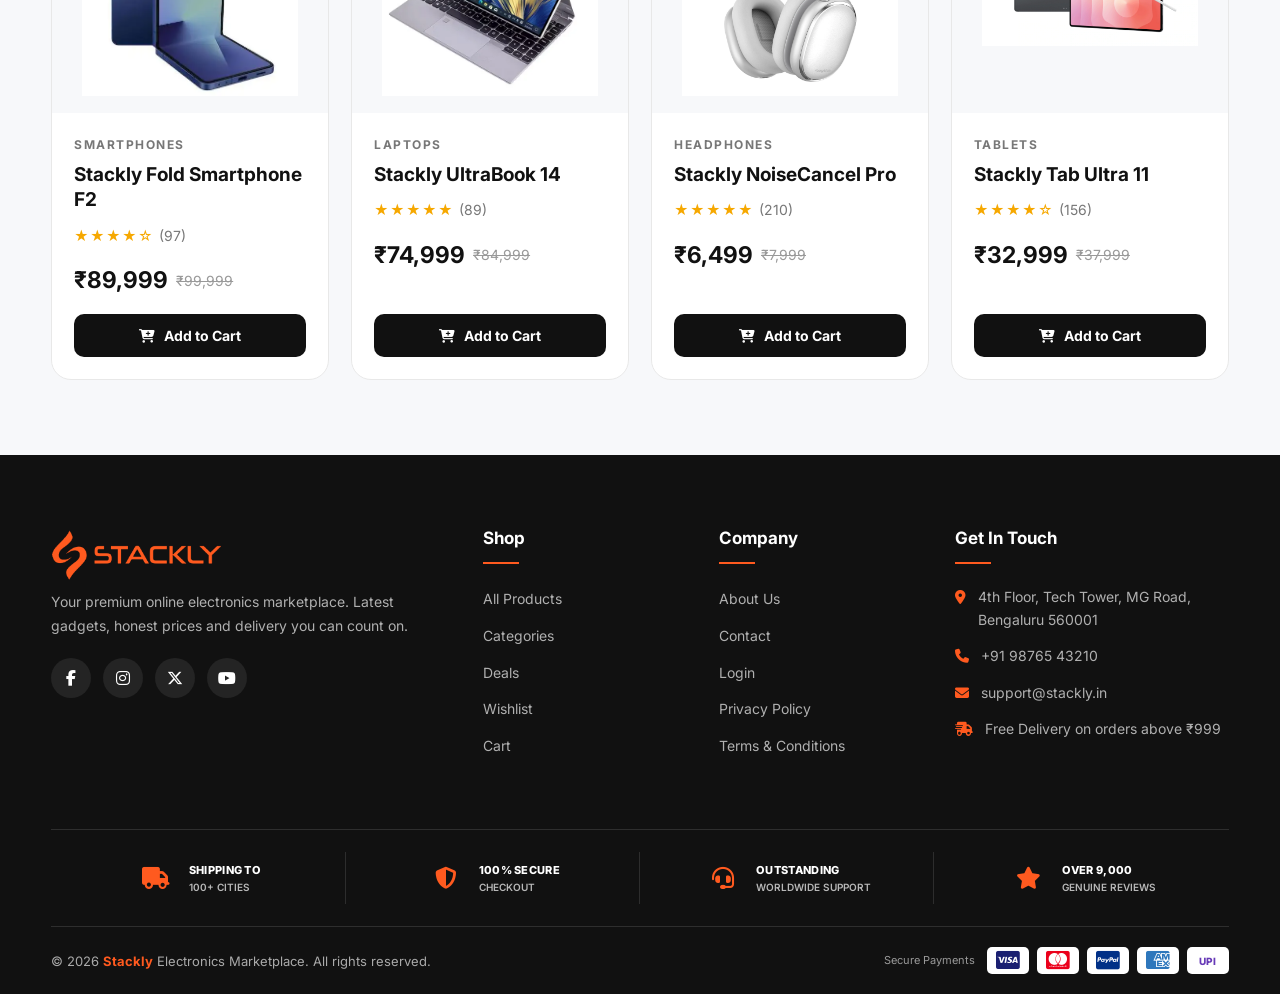
<file: product-details.html>
<!DOCTYPE html>
<html lang="en">
<head>
  <meta charset="UTF-8">
  <meta name="viewport" content="width=device-width, initial-scale=1.0">
  <title>Product Details – Stackly Electronics Marketplace</title>
  <meta name="description" content="View product details, features, price and related products at Stackly.">
  <link rel="preconnect" href="https://fonts.googleapis.com">
  <link rel="preconnect" href="https://fonts.gstatic.com" crossorigin>
  <link href="https://fonts.googleapis.com/css2?family=Inter:wght@400;500;600;700;800;900&display=swap" rel="stylesheet">
  <link rel="stylesheet" href="https://cdnjs.cloudflare.com/ajax/libs/font-awesome/6.5.1/css/all.min.css">
  <link rel="icon" type="image/webp" href="images/logo/logo.webp">
  <link rel="stylesheet" href="css/style.css">
  <link rel="stylesheet" href="css/responsive.css">
</head>
<body>

  <!-- ==================== HEADER ==================== -->
  <header class="header" id="header">
    <div class="top-bar">
      <div class="container">
        <p>🔥 Mega Electronics Sale - Up to 50% OFF</p>
        <span>Free Shipping on Orders Above ₹999</span>
      </div>
    </div>
    <div class="navbar">
      <div class="container nav-container">
          <a href="index.html" class="logo"><img src="images/logo/logo.webp" alt="Stackly"></a>
        <div class="search-box">
          <input type="text" id="searchInput" placeholder="Search smartphones, laptops, headphones...">
          <button aria-label="Search"><i class="fas fa-search"></i></button>
        </div>
        <div class="nav-actions">
          <a href="wishlist.html" title="Wishlist"><i class="far fa-heart"></i><span>Wishlist</span></a>
          <a href="login.html" title="Account"><i class="far fa-user"></i><span>Account</span></a>
          <a href="cart.html" class="cart-icon" title="Cart"><i class="fas fa-shopping-cart"></i><span>Cart</span><b id="cartCount">0</b></a>
        </div>
        <button class="menu-toggle" id="menuToggle" aria-label="Toggle menu"><i class="fas fa-bars"></i></button>
      </div>
    </div>
    <nav class="main-nav" id="mainNav">
      <div class="container">
        <a href="index.html">Home</a>
        <a href="products.html">All Products</a>
        <a href="categories.html">Categories</a>
        <a href="deals.html">Deals</a>
        <a href="new-arrivals.html">New Arrivals</a>
        <a href="about.html">About</a>
        <a href="contact.html">Contact</a>
        <a href="contact.html" class="track-order"><i class="fas fa-truck-fast"></i> Track Order</a>
      </div>
    </nav>
  </header>

  <!-- ==================== PAGE HEADER ==================== -->
  <section class="page-header">
    <div class="container">
      <h1 id="detailTitle">Product Details</h1>
      <div class="breadcrumb">
        <a href="index.html">Home</a><span>/</span><a href="products.html">Products</a><span>/</span><span id="bcName">Product</span>
      </div>
    </div>
  </section>

  <!-- ==================== PRODUCT DETAIL ==================== -->
  <section class="section">
    <div class="container">
      <div class="product-detail" id="productDetail">
        <!-- Rendered from js/products.js -->
      </div>
    </div>
  </section>

  <!-- ==================== RELATED PRODUCTS ==================== -->
  <section class="products-section section bg-light">
    <div class="container">
      <div class="section-heading">
        <span>YOU MAY ALSO LIKE</span>
        <h2>Related Products</h2>
        <p>Complete the setup with these popular picks.</p>
      </div>
      <div class="product-grid" id="relatedGrid">
        <!-- Rendered -->
      </div>
    </div>
  </section>

  <!-- ==================== FOOTER ==================== -->
  <footer class="footer">
    <div class="container">
      <div class="footer-grid">
        <div class="footer-about">
        <a href="index.html" class="logo"><img src="images/logo/logo.webp" alt="Stackly"></a>
          <p>Your premium online electronics marketplace. Latest gadgets, honest prices and delivery you can count on.</p>
          <div class="social-links">
            <a href="404.html" aria-label="Facebook"><i class="fab fa-facebook-f"></i></a>
            <a href="404.html" aria-label="Instagram"><i class="fab fa-instagram"></i></a>
            <a href="404.html" aria-label="Twitter"><i class="fab fa-x-twitter"></i></a>
            <a href="404.html" aria-label="YouTube"><i class="fab fa-youtube"></i></a>
          </div>
        </div>
        <div>
          <h3>Shop</h3>
          <ul class="footer-links">
            <li><a href="products.html">All Products</a></li>
            <li><a href="categories.html">Categories</a></li>
            <li><a href="deals.html">Deals</a></li>
            <li><a href="wishlist.html">Wishlist</a></li>
            <li><a href="cart.html">Cart</a></li>
          </ul>
        </div>
        <div>
          <h3>Company</h3>
          <ul class="footer-links">
            <li><a href="about.html">About Us</a></li>
            <li><a href="contact.html">Contact</a></li>
            <li><a href="login.html">Login</a></li>
            <li><a href="404.html">Privacy Policy</a></li>
            <li><a href="404.html">Terms &amp; Conditions</a></li>
          </ul>
        </div>
        <div>
          <h3>Get In Touch</h3>
          <ul class="footer-contact">
            <li><i class="fas fa-map-marker-alt"></i> 4th Floor, Tech Tower, MG Road, Bengaluru 560001</li>
            <li><i class="fas fa-phone"></i> +91 98765 43210</li>
            <li><i class="fas fa-envelope"></i> support@stackly.in</li>
            <li><i class="fas fa-truck-fast"></i> Free Delivery on orders above ₹999</li>
          </ul>
        </div>
      </div>
      <div class="footer-features">
        <div class="footer-feature">
          <div class="footer-feature-icon"><i class="fas fa-truck"></i></div>
          <div>
            <strong>SHIPPING TO</strong>
            <span>100+ CITIES</span>
          </div>
        </div>
        <div class="footer-feature">
          <div class="footer-feature-icon"><i class="fas fa-shield-halved"></i></div>
          <div>
            <strong>100% SECURE</strong>
            <span>CHECKOUT</span>
          </div>
        </div>
        <div class="footer-feature">
          <div class="footer-feature-icon"><i class="fas fa-headset"></i></div>
          <div>
            <strong>OUTSTANDING</strong>
            <span>WORLDWIDE SUPPORT</span>
          </div>
        </div>
        <div class="footer-feature">
          <div class="footer-feature-icon"><i class="fas fa-star"></i></div>
          <div>
            <strong>OVER 9,000</strong>
            <span>GENUINE REVIEWS</span>
          </div>
        </div>
      </div>
      <div class="footer-bottom">
        <div class="footer-copy">© 2026 <b>Stackly</b> Electronics Marketplace. All rights reserved.</div>
        <div class="footer-payments">
          <span class="payment-label">Secure Payments</span>
          <div class="payment-icons">
            <i class="fab fa-cc-visa"></i>
            <i class="fab fa-cc-mastercard"></i>
            <i class="fab fa-cc-paypal"></i>
            <i class="fab fa-cc-amex"></i>
            <span class="payment-upi">UPI</span>
          </div>
        </div>
      </div>
    </div>
  </footer>

  <button class="back-to-top" id="backToTop" aria-label="Back to top"><i class="fas fa-chevron-up"></i></button>

  <script src="js/products.js"></script>
  <script src="js/cart.js"></script>
  <script src="js/script.js"></script>
  <script>
    document.addEventListener("DOMContentLoaded", function () {
      const P = window.StacklyProducts;
      const params = new URLSearchParams(window.location.search);
      const id = Number(params.get("id")) || 1;
      const product = P.getProductById(id);

      const detailEl = document.getElementById("productDetail");
      const relatedGrid = document.getElementById("relatedGrid");

      if (!product) {
        detailEl.innerHTML = `<div class="cart-empty" style="grid-column:1/-1;">
          <i class="fas fa-circle-question"></i>
          <h2>Product not found</h2>
          <a href="products.html" class="btn btn-dark">Browse All Products</a></div>`;
        return;
      }

      document.title = product.name + " – Stackly";
      document.getElementById("detailTitle").textContent = product.name;
      document.getElementById("bcName").textContent = product.name;

      const savePercent = product.oldPrice
        ? Math.round(((product.oldPrice - product.price) / product.oldPrice) * 100)
        : 0;

      detailEl.innerHTML = `
        <div class="detail-gallery">
          <div class="detail-main-image">
            <img src="${product.image}" alt="${product.name}" id="detailMainImg">
          </div>
          <div class="detail-thumbs">
            <button class="detail-thumb active" data-img="${product.image}"><img src="${product.image}" alt=""></button>
            <button class="detail-thumb" data-img="${product.image}"><img src="${product.image}" alt="" style="filter: hue-rotate(20deg);"></button>
            <button class="detail-thumb" data-img="${product.image}"><img src="${product.image}" alt="" style="filter: hue-rotate(330deg);"></button>
            <button class="detail-thumb" data-img="${product.image}"><img src="${product.image}" alt="" style="filter: grayscale(.7);"></button>
          </div>
        </div>

        <div class="detail-info">
          <span class="product-category">${product.category}</span>
          <h1>${product.name}</h1>
          <div class="rating">${P.getStars(product.rating)} <span>(${product.reviews} reviews)</span></div>
          <div class="detail-price">
            <strong>${P.formatPrice(product.price)}</strong>
            ${product.oldPrice ? `<del>${P.formatPrice(product.oldPrice)}</del>` : ""}
            ${product.oldPrice ? `<span class="save-tag">Save ${savePercent}%</span>` : ""}
          </div>
          <p class="detail-desc">${product.description}</p>
          <ul class="detail-features">
            ${product.features.map((f) => `<li><i class="fas fa-check-circle"></i> ${f}</li>`).join("")}
          </ul>
          <div class="detail-meta">
            <div><b>Availability:</b> <span style="color: var(--success); font-weight:700;">In Stock</span></div>
            <div><b>Brand:</b> Stackly</div>
            <div><b>Warranty:</b> 1 Year Official Warranty</div>
          </div>
          <div class="detail-actions">
            <div class="qty-control">
              <button id="qtyMinus" aria-label="Decrease"><i class="fas fa-minus"></i></button>
              <input type="text" id="qtyInput" value="1" readonly>
              <button id="qtyPlus" aria-label="Increase"><i class="fas fa-plus"></i></button>
            </div>
            <button class="add-cart" id="detailAddCart" data-id="${product.id}" data-name="${product.name}" data-price="${product.price}">
              <i class="fas fa-cart-plus"></i> Add to Cart
            </button>
            <button class="wishlist-detail ${window.StacklyWishlist.has(product.id) ? "active" : ""}" id="detailWishlist" aria-label="Wishlist">
              <i class="${window.StacklyWishlist.has(product.id) ? "fas" : "far"} fa-heart"></i>
            </button>
          </div>
          <div class="detail-share">
            <span>Share:</span>
            <a href="404.html" aria-label="Facebook"><i class="fab fa-facebook-f"></i></a>
            <a href="404.html" aria-label="Twitter"><i class="fab fa-x-twitter"></i></a>
            <a href="404.html" aria-label="WhatsApp"><i class="fab fa-whatsapp"></i></a>
          </div>
        </div>
      `;

      /* Thumbnail switcher */
      document.querySelectorAll(".detail-thumb").forEach((t) => {
        t.addEventListener("click", () => {
          document.querySelectorAll(".detail-thumb").forEach((x) => x.classList.remove("active"));
          t.classList.add("active");
          document.getElementById("detailMainImg").src = t.getAttribute("data-img");
        });
      });

      /* Qty control */
      const qtyInput = document.getElementById("qtyInput");
      let qty = 1;
      document.getElementById("qtyMinus").addEventListener("click", () => {
        qty = Math.max(1, qty - 1);
        qtyInput.value = qty;
      });
      document.getElementById("qtyPlus").addEventListener("click", () => {
        qty = Math.min(20, qty + 1);
        qtyInput.value = qty;
      });

      /* Add to cart with qty */
      const detailAddCart = document.getElementById("detailAddCart");
      detailAddCart.addEventListener("click", (e) => {
        e.stopPropagation();
        window.StacklyCart.addToCart(product.id, qty);
        window.StacklyCart.showToast(product.name + " added to cart");
        const original = detailAddCart.innerHTML;
        detailAddCart.innerHTML = `<i class="fas fa-check"></i> Added to Cart`;
        detailAddCart.classList.add("added");
        setTimeout(() => {
          detailAddCart.innerHTML = original;
          detailAddCart.classList.remove("added");
        }, 1500);
      });

      /* Wishlist detail button */
      document.getElementById("detailWishlist").addEventListener("click", () => {
        const active = window.StacklyWishlist.toggleWishlist(product.id);
        detailWishlist.classList.toggle("active", active);
        const icon = detailWishlist.querySelector("i");
        icon.className = active ? "fas fa-heart" : "far fa-heart";
        window.StacklyCart.showToast(active ? "Added to wishlist" : "Removed from wishlist", active ? "heart" : "heart-crack");
      });

      /* Related products */
      const related = P.PRODUCTS.filter((p) => p.category === product.category && p.id !== product.id).slice(0, 4);
      const fallback = P.PRODUCTS.filter((p) => p.id !== product.id).slice(0, 4 - related.length);
      const list = related.concat(fallback);
      relatedGrid.innerHTML = list.map(P.productCardHTML).join("");
      window.StacklyCart.updateCartBadge();
      if (window.StacklyUI) window.StacklyUI.reveal();
    });
  </script>
</body>
</html>
</file>
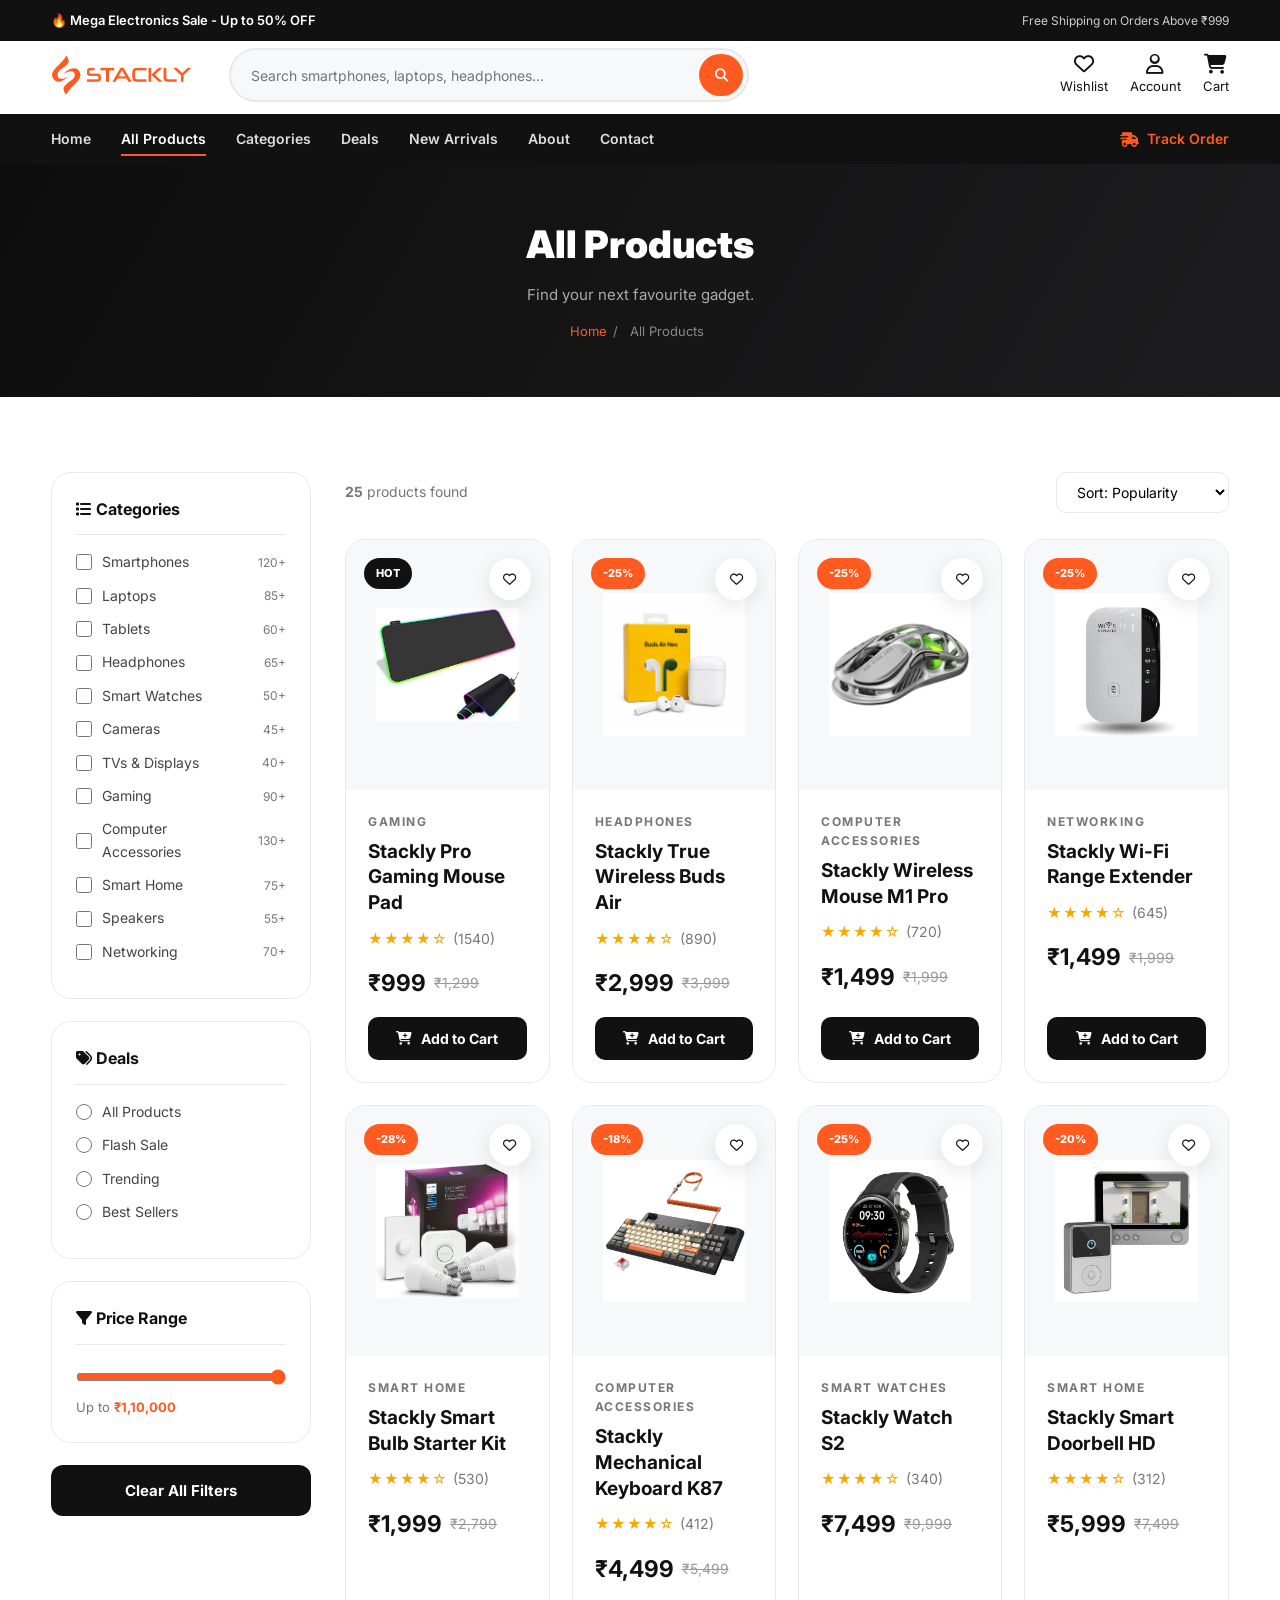
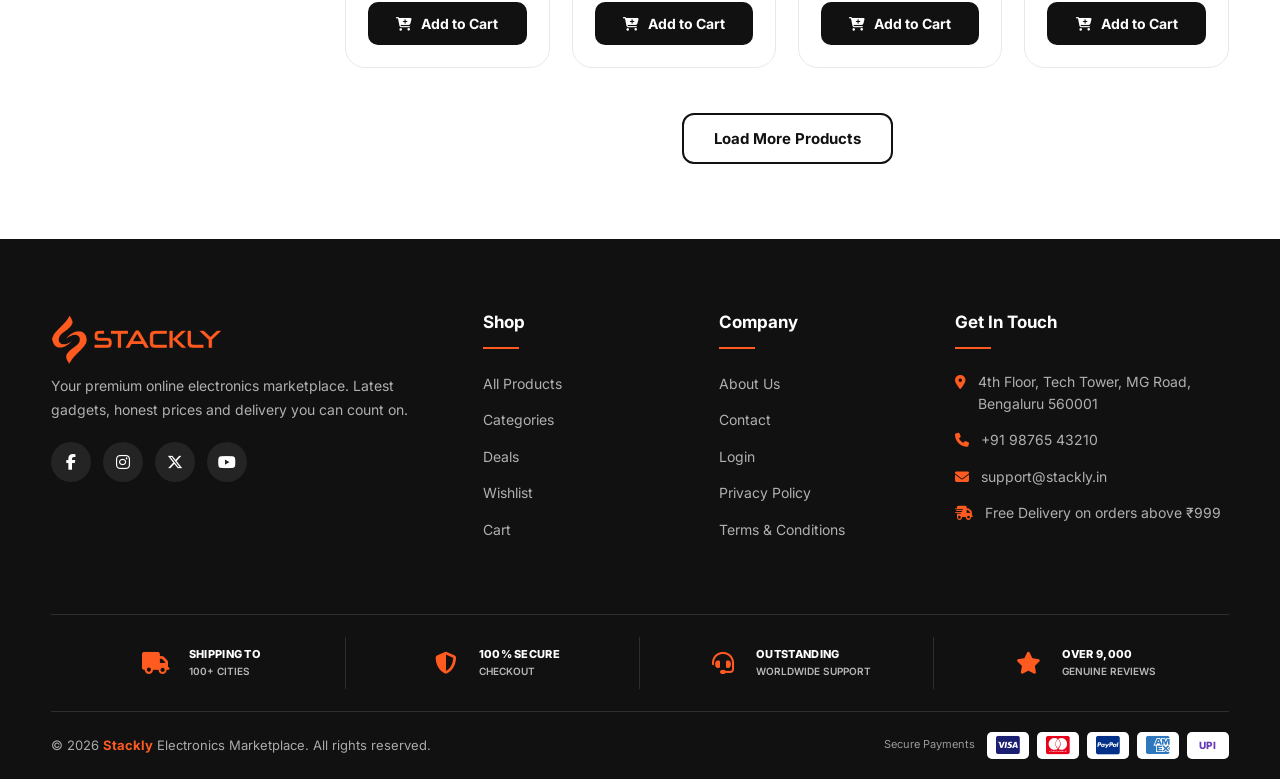
<file: products.html>
<!DOCTYPE html>
<html lang="en">
<head>
  <meta charset="UTF-8">
  <meta name="viewport" content="width=device-width, initial-scale=1.0">
  <title>All Products – Stackly Electronics Marketplace</title>
  <meta name="description" content="Browse and filter all electronics at Stackly — smartphones, laptops, headphones, gaming and more.">
  <link rel="preconnect" href="https://fonts.googleapis.com">
  <link rel="preconnect" href="https://fonts.gstatic.com" crossorigin>
  <link href="https://fonts.googleapis.com/css2?family=Inter:wght@400;500;600;700;800;900&display=swap" rel="stylesheet">
  <link rel="stylesheet" href="https://cdnjs.cloudflare.com/ajax/libs/font-awesome/6.5.1/css/all.min.css">
  <link rel="icon" type="image/webp" href="images/logo/logo.webp">
  <link rel="stylesheet" href="css/style.css">
  <link rel="stylesheet" href="css/responsive.css">
</head>
<body>

  <!-- ==================== HEADER ==================== -->
  <header class="header" id="header">
    <div class="top-bar">
      <div class="container">
        <p>🔥 Mega Electronics Sale - Up to 50% OFF</p>
        <span>Free Shipping on Orders Above ₹999</span>
      </div>
    </div>
    <div class="navbar">
      <div class="container nav-container">
          <a href="index.html" class="logo"><img src="images/logo/logo.webp" alt="Stackly"></a>
        <div class="search-box">
          <input type="text" id="searchInput" placeholder="Search smartphones, laptops, headphones...">
          <button aria-label="Search"><i class="fas fa-search"></i></button>
        </div>
        <div class="nav-actions">
          <a href="wishlist.html" title="Wishlist"><i class="far fa-heart"></i><span>Wishlist</span></a>
          <a href="login.html" title="Account"><i class="far fa-user"></i><span>Account</span></a>
          <a href="cart.html" class="cart-icon" title="Cart"><i class="fas fa-shopping-cart"></i><span>Cart</span><b id="cartCount">0</b></a>
        </div>
        <button class="menu-toggle" id="menuToggle" aria-label="Toggle menu"><i class="fas fa-bars"></i></button>
      </div>
    </div>
    <nav class="main-nav" id="mainNav">
      <div class="container">
        <a href="index.html">Home</a>
        <a href="products.html">All Products</a>
        <a href="categories.html">Categories</a>
        <a href="deals.html">Deals</a>
        <a href="new-arrivals.html">New Arrivals</a>
        <a href="about.html">About</a>
        <a href="contact.html">Contact</a>
        <a href="contact.html" class="track-order"><i class="fas fa-truck-fast"></i> Track Order</a>
      </div>
    </nav>
  </header>

  <!-- ==================== PAGE HEADER ==================== -->
  <section class="page-header">
    <div class="container">
      <h1>All Products</h1>
      <p>Find your next favourite gadget.</p>
      <div class="breadcrumb">
        <a href="index.html">Home</a><span>/</span><span id="bcLabel">All Products</span>
      </div>
    </div>
  </section>

  <!-- ==================== SHOP LAYOUT ==================== -->
  <section class="section">
    <div class="container shop-layout">

      <!-- Sidebar filters -->
      <aside class="shop-sidebar">
        <div class="filter-box">
          <h3><i class="fas fa-list"></i> Categories</h3>
          <div id="categoryFilters"><!-- Rendered --></div>
        </div>

        <div class="filter-box">
          <h3><i class="fas fa-tags"></i> Deals</h3>
          <label><input type="radio" name="deal" value=""> All Products</label>
          <label><input type="radio" name="deal" value="flash"> Flash Sale</label>
          <label><input type="radio" name="deal" value="trending"> Trending</label>
          <label><input type="radio" name="deal" value="best"> Best Sellers</label>
        </div>

        <div class="filter-box">
          <h3><i class="fas fa-filter"></i> Price Range</h3>
          <input type="range" id="priceRange" class="price-range" min="0" max="110000" step="1000" value="110000">
          <p style="font-size:13px; color:var(--gray);">Up to <b id="priceLabel" style="color:var(--primary);">₹1,10,000</b></p>
        </div>

        <button class="btn btn-dark btn-block" id="clearFilters">Clear All Filters</button>
      </aside>

      <!-- Product area -->
      <div>
        <div class="shop-topbar">
          <p><b id="resultCount">0</b> products found</p>
          <select class="sort-select" id="sortSelect">
            <option value="popular">Sort: Popularity</option>
            <option value="price-asc">Price: Low to High</option>
            <option value="price-desc">Price: High to Low</option>
            <option value="rating">Top Rated</option>
            <option value="name">Name: A–Z</option>
          </select>
        </div>

        <div class="product-grid" id="productGrid">
          <!-- Rendered -->
        </div>

        <div class="load-more-wrap">
          <button class="btn btn-outline" id="loadMoreBtn" style="border-color:var(--dark); color:var(--dark);">Load More Products</button>
        </div>
      </div>

    </div>
  </section>

  <!-- ==================== FOOTER ==================== -->
  <footer class="footer">
    <div class="container">
      <div class="footer-grid">
        <div class="footer-about">
        <a href="index.html" class="logo"><img src="images/logo/logo.webp" alt="Stackly"></a>
          <p>Your premium online electronics marketplace. Latest gadgets, honest prices and delivery you can count on.</p>
          <div class="social-links">
            <a href="404.html" aria-label="Facebook"><i class="fab fa-facebook-f"></i></a>
            <a href="404.html" aria-label="Instagram"><i class="fab fa-instagram"></i></a>
            <a href="404.html" aria-label="Twitter"><i class="fab fa-x-twitter"></i></a>
            <a href="404.html" aria-label="YouTube"><i class="fab fa-youtube"></i></a>
          </div>
        </div>
        <div>
          <h3>Shop</h3>
          <ul class="footer-links">
            <li><a href="products.html">All Products</a></li>
            <li><a href="categories.html">Categories</a></li>
            <li><a href="deals.html">Deals</a></li>
            <li><a href="wishlist.html">Wishlist</a></li>
            <li><a href="cart.html">Cart</a></li>
          </ul>
        </div>
        <div>
          <h3>Company</h3>
          <ul class="footer-links">
            <li><a href="about.html">About Us</a></li>
            <li><a href="contact.html">Contact</a></li>
            <li><a href="login.html">Login</a></li>
            <li><a href="404.html">Privacy Policy</a></li>
            <li><a href="404.html">Terms &amp; Conditions</a></li>
          </ul>
        </div>
        <div>
          <h3>Get In Touch</h3>
          <ul class="footer-contact">
            <li><i class="fas fa-map-marker-alt"></i> 4th Floor, Tech Tower, MG Road, Bengaluru 560001</li>
            <li><i class="fas fa-phone"></i> +91 98765 43210</li>
            <li><i class="fas fa-envelope"></i> support@stackly.in</li>
            <li><i class="fas fa-truck-fast"></i> Free Delivery on orders above ₹999</li>
          </ul>
        </div>
      </div>
      <div class="footer-features">
        <div class="footer-feature">
          <div class="footer-feature-icon"><i class="fas fa-truck"></i></div>
          <div>
            <strong>SHIPPING TO</strong>
            <span>100+ CITIES</span>
          </div>
        </div>
        <div class="footer-feature">
          <div class="footer-feature-icon"><i class="fas fa-shield-halved"></i></div>
          <div>
            <strong>100% SECURE</strong>
            <span>CHECKOUT</span>
          </div>
        </div>
        <div class="footer-feature">
          <div class="footer-feature-icon"><i class="fas fa-headset"></i></div>
          <div>
            <strong>OUTSTANDING</strong>
            <span>WORLDWIDE SUPPORT</span>
          </div>
        </div>
        <div class="footer-feature">
          <div class="footer-feature-icon"><i class="fas fa-star"></i></div>
          <div>
            <strong>OVER 9,000</strong>
            <span>GENUINE REVIEWS</span>
          </div>
        </div>
      </div>
      <div class="footer-bottom">
        <div class="footer-copy">© 2026 <b>Stackly</b> Electronics Marketplace. All rights reserved.</div>
        <div class="footer-payments">
          <span class="payment-label">Secure Payments</span>
          <div class="payment-icons">
            <i class="fab fa-cc-visa"></i>
            <i class="fab fa-cc-mastercard"></i>
            <i class="fab fa-cc-paypal"></i>
            <i class="fab fa-cc-amex"></i>
            <span class="payment-upi">UPI</span>
          </div>
        </div>
      </div>
    </div>
  </footer>

  <button class="back-to-top" id="backToTop" aria-label="Back to top"><i class="fas fa-chevron-up"></i></button>

  <script src="js/products.js"></script>
  <script src="js/cart.js"></script>
  <script src="js/script.js"></script>
  <script>
    document.addEventListener("DOMContentLoaded", function () {
      const P = window.StacklyProducts;
      const grid = document.getElementById("productGrid");
      const countLabel = document.getElementById("resultCount");
      const priceRange = document.getElementById("priceRange");
      const priceLabel = document.getElementById("priceLabel");
      const sortSelect = document.getElementById("sortSelect");
      const loadMoreBtn = document.getElementById("loadMoreBtn");
      const bcLabel = document.getElementById("bcLabel");

      const urlParams = new URLSearchParams(window.location.search);
      const PAGE_SIZE = 8;
      let visibleCount = PAGE_SIZE;

      const state = {
        cats: new Set(),
        deal: urlParams.get("deal") || "",
        maxPrice: 110000,
        q: (urlParams.get("q") || "").toLowerCase(),
        sort: "popular",
      };

      /* ---- Build category filter checkboxes ---- */
      const catWrap = document.getElementById("categoryFilters");
      catWrap.innerHTML = P.CATEGORIES.map(
        (c) =>
          `<label><input type="checkbox" class="cat-check" value="${c.name}"> ${c.name} <span style="margin-left:auto; color:var(--gray); font-size:12px;">${c.count}+</span></label>`
      ).join("");

      /* ---- Apply URL presets ---- */
      if (state.deal) {
        const radio = document.querySelector(`input[name="deal"][value="${state.deal}"]`);
        if (radio) radio.checked = true;
        bcLabel.textContent = state.deal === "flash" ? "Flash Sale" : state.deal === "trending" ? "New Arrivals" : "Best Sellers";
      }
      const urlCat = urlParams.get("cat");
      if (urlCat) {
        state.cats.add(urlCat);
        document.querySelectorAll(".cat-check").forEach((cb) => {
          if (cb.value === urlCat) cb.checked = true;
        });
      }
      const searchInput = document.getElementById("searchInput");
      if (state.q && searchInput) searchInput.value = urlParams.get("q");

      /* ---- Filtering core ---- */
      function applyFilters() {
        let list = P.PRODUCTS.filter((p) => {
          if (state.cats.size && !state.cats.has(p.category)) return false;
          if (state.deal && p.tag !== state.deal) return false;
          if (p.price > state.maxPrice) return false;
          if (state.q && !p.name.toLowerCase().includes(state.q) && !p.category.toLowerCase().includes(state.q)) return false;
          return true;
        });

        switch (state.sort) {
          case "price-asc": list.sort((a, b) => a.price - b.price); break;
          case "price-desc": list.sort((a, b) => b.price - a.price); break;
          case "rating": list.sort((a, b) => b.rating - a.rating || b.reviews - a.reviews); break;
          case "name": list.sort((a, b) => a.name.localeCompare(b.name)); break;
          default: list.sort((a, b) => b.reviews - a.reviews);
        }
        return list;
      }

      function render() {
        const all = applyFilters();
        countLabel.textContent = all.length;
        const slice = all.slice(0, visibleCount);
        grid.innerHTML = slice.map(P.productCardHTML).join("") ||
          `<div class="cart-empty" style="grid-column:1/-1;">
            <i class="fas fa-box-open"></i>
            <h2>No products found</h2>
            <p>Try adjusting your filters or search term.</p>
            <button class="btn btn-dark" onclick="document.getElementById('clearFilters').click()">Clear Filters</button>
          </div>`;
        loadMoreBtn.style.display = visibleCount >= all.length ? "none" : "inline-flex";
        if (window.StacklyUI) window.StacklyUI.reveal();
        window.StacklyCart.updateCartBadge();
      }

      function resetAndRender() {
        visibleCount = PAGE_SIZE;
        render();
      }

      /* ---- Events ---- */
      catWrap.addEventListener("change", (e) => {
        if (e.target.classList.contains("cat-check")) {
          if (e.target.checked) state.cats.add(e.target.value);
          else state.cats.delete(e.target.value);
          resetAndRender();
        }
      });

      document.querySelectorAll('input[name="deal"]').forEach((r) => {
        r.addEventListener("change", () => {
          state.deal = r.checked ? r.value : "";
          bcLabel.textContent = state.deal
            ? (state.deal === "flash" ? "Flash Sale" : state.deal === "trending" ? "New Arrivals" : "Best Sellers")
            : "All Products";
          resetAndRender();
        });
      });

      priceRange.addEventListener("input", () => {
        state.maxPrice = Number(priceRange.value);
        priceLabel.textContent = P.formatPrice(state.maxPrice);
        resetAndRender();
      });

      sortSelect.addEventListener("change", () => {
        state.sort = sortSelect.value;
        resetAndRender();
      });

      loadMoreBtn.addEventListener("click", () => {
        visibleCount += PAGE_SIZE;
        render();
      });

      document.getElementById("clearFilters").addEventListener("click", () => {
        state.cats.clear();
        state.deal = "";
        state.maxPrice = 110000;
        state.q = "";
        document.querySelectorAll(".cat-check").forEach((cb) => (cb.checked = false));
        document.querySelectorAll('input[name="deal"]').forEach((r) => (r.checked = r.value === ""));
        priceRange.value = 110000;
        priceLabel.textContent = "₹1,10,000";
        sortSelect.value = "popular";
        state.sort = "popular";
        if (searchInput) searchInput.value = "";
        bcLabel.textContent = "All Products";
        resetAndRender();
      });

      render();
    });
  </script>
</body>
</html>
</file>
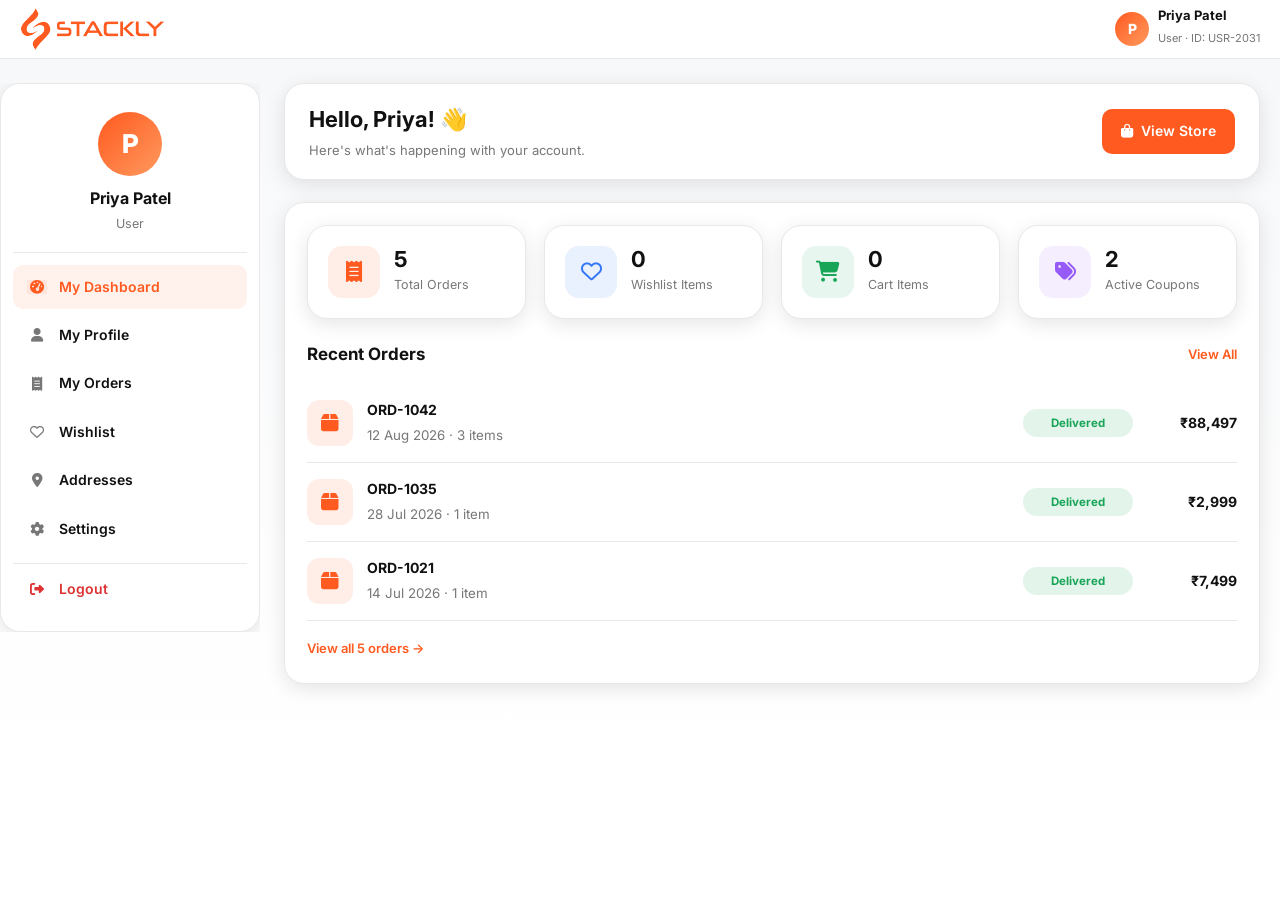
<file: user-dashboard.html>
<!DOCTYPE html>
<html lang="en">
<head>
  <meta charset="UTF-8">
  <meta name="viewport" content="width=device-width, initial-scale=1.0">
  <title>My Dashboard – Stackly Electronics Marketplace</title>
  <meta name="description" content="Your Stackly account dashboard — manage your profile, orders, wishlist and saved addresses.">
  <link rel="preconnect" href="https://fonts.googleapis.com">
  <link rel="preconnect" href="https://fonts.gstatic.com" crossorigin>
  <link href="https://fonts.googleapis.com/css2?family=Inter:wght@400;500;600;700;800;900&display=swap" rel="stylesheet">
  <link rel="stylesheet" href="https://cdnjs.cloudflare.com/ajax/libs/font-awesome/6.5.1/css/all.min.css">
  <link rel="icon" type="image/webp" href="images/logo/logo.webp">
  <link rel="stylesheet" href="css/style.css">
  <link rel="stylesheet" href="css/dashboard.css">
</head>
<body>

  <!-- ==================== TOP BAR ==================== -->
  <div class="dash-topbar">
    <div class="dash-topbar-inner">
      <a href="index.html" class="logo"><img src="images/logo/logo.webp" alt="Stackly"></a>
      <div class="dash-user">
        <span class="dash-user-avatar">P</span>
        <div><b>Priya Patel</b><small>User · ID: USR-2031</small></div>
      </div>
      <button class="dash-menu-btn" id="dashMenuBtn" aria-label="Menu"><i class="fas fa-ellipsis-vertical"></i></button>
    </div>
  </div>

  <!-- ==================== DASHBOARD ==================== -->
  <div class="dash">
    <div class="dash-container">

      <aside class="dash-side" id="dashSide">
        <div class="dash-side-head">
          <button class="dash-side-close" id="dashSideClose" aria-label="Close menu"><i class="fas fa-xmark"></i></button>
        </div>
        <div class="dash-side-inner">
          <div class="dash-profile">
            <div class="dash-avatar">P</div>
            <h3>Priya Patel</h3>
            <p>User</p>
          </div>
          <nav class="dash-nav">
            <a href="#panel-overview" class="active" data-panel="overview"><i class="fas fa-gauge-high"></i> My Dashboard</a>
            <a href="#panel-profile" data-panel="profile"><i class="fas fa-user"></i> My Profile</a>
            <a href="#panel-orders" data-panel="orders"><i class="fas fa-receipt"></i> My Orders</a>
            <a href="#panel-wishlist" data-panel="wishlist"><i class="far fa-heart"></i> Wishlist</a>
            <a href="#panel-addresses" data-panel="addresses"><i class="fas fa-location-dot"></i> Addresses</a>
            <a href="#panel-settings" data-panel="settings"><i class="fas fa-gear"></i> Settings</a>
            <a href="login.html" class="logout"><i class="fas fa-right-from-bracket"></i> Logout</a>
          </nav>
        </div>
      </aside>

      <main class="dash-main">
        <div class="dash-top">
          <div>
            <h2>Hello, Priya! 👋</h2>
            <p>Here's what's happening with your account.</p>
          </div>
          <div class="dash-top-actions">
            <a href="404.html" class="dash-btn dash-btn-primary"><i class="fas fa-bag-shopping"></i> View Store</a>
          </div>
        </div>

        <!-- ==================== OVERVIEW ==================== -->
        <section class="dash-panel active" id="panel-overview">
          <div class="dash-stats">
            <div class="dash-stat">
              <i class="fas fa-receipt"></i>
              <div><b id="statOrders">0</b><span>Total Orders</span></div>
            </div>
            <div class="dash-stat blue">
              <i class="far fa-heart"></i>
              <div><b id="statWishlist">0</b><span>Wishlist Items</span></div>
            </div>
            <div class="dash-stat green">
              <i class="fas fa-shopping-cart"></i>
              <div><b id="statCart">0</b><span>Cart Items</span></div>
            </div>
            <div class="dash-stat purple">
              <i class="fas fa-tags"></i>
              <div><b>2</b><span>Active Coupons</span></div>
            </div>
          </div>

          <div class="dash-panel-head">
            <h3>Recent Orders</h3>
            <a href="404.html">View All</a>
          </div>
          <div id="userRecentOrders"></div>
        </section>

        <!-- ==================== PROFILE ==================== -->
        <section class="dash-panel" id="panel-profile">
          <div class="dash-panel-head">
            <h3>My Profile</h3>
          </div>
          <form id="profileForm">
            <div class="dash-form-row">
              <div class="form-group">
                <label for="proFirst">First Name</label>
                <input type="text" id="proFirst" value="Priya" required maxlength="16" pattern="[A-Za-z][A-Za-z ]*" title="Only letters, no numbers" oninput="this.value=this.value.replace(/[^A-Za-z ]/g,'').slice(0,16)">
              </div>
              <div class="form-group">
                <label for="proLast">Last Name</label>
                <input type="text" id="proLast" value="Patel" required maxlength="16" pattern="[A-Za-z][A-Za-z ]*" title="Only letters, no numbers" oninput="this.value=this.value.replace(/[^A-Za-z ]/g,'').slice(0,16)">
              </div>
            </div>
            <div class="dash-form-row">
              <div class="form-group">
                <label for="proEmail">Email Address</label>
                <input type="email" id="proEmail" value="priya.p@example.com" required>
              </div>
              <div class="form-group">
                <label for="proPhone">Phone Number</label>
                <input type="tel" id="proPhone" value="9876543210" required pattern="[0-9]{10}" minlength="10" maxlength="10" title="Enter a 10-digit phone number" oninput="this.value=this.value.replace(/\D/g,'').slice(0,10)">
              </div>
            </div>
            <button type="submit" class="dash-btn dash-btn-primary"><i class="fas fa-save"></i> Save Profile</button>
          </form>
        </section>

        <!-- ==================== ORDERS ==================== -->
        <section class="dash-panel" id="panel-orders">
          <div class="dash-panel-head">
            <h3>My Orders</h3>
          </div>
          <div id="userOrdersList"></div>
        </section>

        <!-- ==================== WISHLIST ==================== -->
        <section class="dash-panel" id="panel-wishlist">
          <div class="dash-panel-head">
            <h3>My Wishlist</h3>
            <a href="404.html">Open Wishlist Page</a>
          </div>
          <div class="wish-grid" id="wishGrid"></div>
          <p class="dash-empty" id="wishEmpty" style="display:none;">Your wishlist is empty. <a href="404.html" style="color:var(--primary); font-weight:600;">Browse products</a></p>
        </section>

        <!-- ==================== ADDRESSES ==================== -->
        <section class="dash-panel" id="panel-addresses">
          <div class="dash-panel-head">
            <h3>Saved Addresses</h3>
          </div>
          <div class="addr-grid" id="addrGrid"></div>

          <h3 style="font-size:17px; margin-bottom:14px;">Add New Address</h3>
          <form id="addrForm">
            <div class="dash-form-row">
              <div class="form-group">
                <label for="addrName">Full Name</label>
                <input type="text" id="addrName" placeholder="Full name" required>
              </div>
              <div class="form-group">
                <label for="addrPhone">Phone</label>
                <input type="tel" id="addrPhone" placeholder="10-digit mobile" required pattern="[0-9]{10}" maxlength="10" oninput="this.value=this.value.replace(/\D/g,'').slice(0,10)">
              </div>
            </div>
            <div class="dash-form-row">
              <div class="form-group">
                <label for="addrStreet">Street Address</label>
                <input type="text" id="addrStreet" placeholder="House no, street, area" required>
              </div>
              <div class="form-group">
                <label for="addrCity">City</label>
                <input type="text" id="addrCity" placeholder="City" required>
              </div>
            </div>
            <div class="dash-form-row">
              <div class="form-group">
                <label for="addrState">State</label>
                <input type="text" id="addrState" placeholder="State" required>
              </div>
              <div class="form-group">
                <label for="addrPin">PIN Code</label>
                <input type="text" id="addrPin" placeholder="6-digit PIN" required pattern="[0-9]{6}" maxlength="6" oninput="this.value=this.value.replace(/\D/g,'').slice(0,6)">
              </div>
            </div>
            <button type="submit" class="dash-btn dash-btn-primary"><i class="fas fa-plus"></i> Add Address</button>
          </form>
        </section>

        <!-- ==================== SETTINGS ==================== -->
        <section class="dash-panel" id="panel-settings">
          <div class="dash-panel-head">
            <h3>Account Settings</h3>
          </div>
          <form id="userSettingsForm">
            <div class="dash-form-row full">
              <div class="form-group">
                <label for="setPassword">New Password</label>
                <input type="password" id="setPassword" placeholder="Leave blank to keep current" minlength="6">
              </div>
            </div>
            <div class="dash-form-row full">
              <div class="form-group">
                <label for="setNotif"><i class="fas fa-envelope" style="color:var(--primary); margin-right:6px;"></i>Email Notifications</label>
                <select id="setNotif">
                  <option value="all" selected>All updates</option>
                  <option value="orders">Order updates only</option>
                  <option value="none">None</option>
                </select>
              </div>
            </div>
            <button type="submit" class="dash-btn dash-btn-primary"><i class="fas fa-save"></i> Save Settings</button>
          </form>
        </section>

      </main>
    </div>
  </div>

  <div class="dash-overlay" id="dashOverlay"></div>

  <script src="js/products.js"></script>
  <script src="js/cart.js"></script>
  <script>
    /* ================== PANEL SWITCHING ================== */
    const navLinks = document.querySelectorAll(".dash-nav a[data-panel]");
    const panels = document.querySelectorAll(".dash-panel");

    function switchPanel(name) {
      panels.forEach((p) => p.classList.toggle("active", p.id === "panel-" + name));
      navLinks.forEach((a) => a.classList.toggle("active", a.dataset.panel === name));
      if (name === "wishlist") renderWishlist();
      if (name === "addresses") renderAddresses();
    }

    navLinks.forEach((a) => {
      a.addEventListener("click", (e) => {
        e.preventDefault();
        switchPanel(a.dataset.panel);
        closeSidebar();
      });
    });

    document.addEventListener("click", (e) => {
      const go = e.target.closest(".dash-go");
      if (go) {
        e.preventDefault();
        switchPanel(go.dataset.panel);
      }
    });

    /* ================== MOBILE SIDEBAR ================== */
    const dashSide = document.getElementById("dashSide");
    const dashOverlay = document.getElementById("dashOverlay");

    function openSidebar() { dashSide.classList.add("open"); dashOverlay.classList.add("show"); }
    function closeSidebar() { dashSide.classList.remove("open"); dashOverlay.classList.remove("show"); }

    const dashMenuBtn = document.getElementById("dashMenuBtn");
    if (dashMenuBtn) dashMenuBtn.addEventListener("click", openSidebar);
    const dashSideClose = document.getElementById("dashSideClose");
    if (dashSideClose) dashSideClose.addEventListener("click", closeSidebar);
    dashOverlay.addEventListener("click", closeSidebar);
    document.addEventListener("keydown", (e) => { if (e.key === "Escape") closeSidebar(); });

    /* ================== HELPERS ================== */
    const fmt = window.StacklyProducts ? StacklyProducts.formatPrice : (n) => "₹" + Number(n).toLocaleString("en-IN");

    function showToast(msg, icon) {
      const old = document.querySelector(".dash-toast");
      if (old) old.remove();
      const t = document.createElement("div");
      t.className = "dash-toast";
      t.innerHTML = `<i class="fas fa-${icon}"></i> ${msg}`;
      document.body.appendChild(t);
      setTimeout(() => t.classList.add("show"), 10);
      setTimeout(() => { t.classList.remove("show"); setTimeout(() => t.remove(), 300); }, 2400);
    }

    /* ================== OVERVIEW STATS ================== */
    const wishIds = window.StacklyWishlist ? StacklyWishlist.getWishlist() : [];
    const cartItems = window.StacklyCart ? StacklyCart.getCart() : [];

    document.getElementById("statOrders").textContent = 5;
    document.getElementById("statWishlist").textContent = wishIds.length;
    document.getElementById("statCart").textContent = cartItems.reduce((s, i) => s + (i.qty || 1), 0);

    /* ================== RECENT ORDERS (user) ================== */
    const userOrders = [
      { id: "ORD-1042", date: "12 Aug 2026", total: 88497, items: 3, status: "Delivered", cls: "pill-success", icon: "fa-box" },
      { id: "ORD-1035", date: "28 Jul 2026", total: 2999, items: 1, status: "Delivered", cls: "pill-success", icon: "fa-box" },
      { id: "ORD-1021", date: "14 Jul 2026", total: 7499, items: 1, status: "Delivered", cls: "pill-success", icon: "fa-box" },
      { id: "ORD-1008", date: "30 Jun 2026", total: 32999, items: 1, status: "Delivered", cls: "pill-success", icon: "fa-box" },
      { id: "ORD-0992", date: "12 Jun 2026", total: 6499, items: 1, status: "Delivered", cls: "pill-success", icon: "fa-box" },
    ];

    const orderItemHTML = (o) => `
      <div class="order-item">
        <div class="oi-info">
          <i class="fas ${o.icon}"></i>
          <div>
            <b>${o.id}</b>
            <small>${o.date} · ${o.items} item${o.items > 1 ? "s" : ""}</small>
          </div>
        </div>
        <div class="oi-right">
          <span class="pill ${o.cls}">${o.status}</span>
          <b>${fmt(o.total)}</b>
        </div>
      </div>`;

    document.getElementById("userRecentOrders").innerHTML = userOrders.slice(0, 3).map(orderItemHTML).join("") +
      '<div style="margin-top:14px;"><a href="#panel-orders" data-panel="orders" class="dash-go" style="color:var(--primary); font-weight:600; font-size:13px; text-decoration:none;">View all 5 orders →</a></div>';

    document.getElementById("userOrdersList").innerHTML = userOrders.map(orderItemHTML).join("");

    /* ================== PROFILE ================== */
    const savedProfile = JSON.parse(localStorage.getItem("stacklyProfile") || "null");
    if (savedProfile) {
      document.getElementById("proFirst").value = savedProfile.first || "Priya";
      document.getElementById("proLast").value = savedProfile.last || "Patel";
      document.getElementById("proEmail").value = savedProfile.email || "priya.p@example.com";
      document.getElementById("proPhone").value = savedProfile.phone || "9876543210";
    }

    document.getElementById("profileForm").addEventListener("submit", (e) => {
      e.preventDefault();
      const profile = {
        first: document.getElementById("proFirst").value,
        last: document.getElementById("proLast").value,
        email: document.getElementById("proEmail").value,
        phone: document.getElementById("proPhone").value,
      };
      localStorage.setItem("stacklyProfile", JSON.stringify(profile));
      showToast("Profile saved", "check");
    });

    /* ================== WISHLIST ================== */
    function renderWishlist() {
      const grid = document.getElementById("wishGrid");
      const empty = document.getElementById("wishEmpty");
      const ids = window.StacklyWishlist ? StacklyWishlist.getWishlist() : [];
      const list = ids.map(Number).map((id) => window.StacklyProducts && StacklyProducts.getProductById(id)).filter(Boolean);

      grid.innerHTML = list.map((p) => `
        <div class="wish-card">
          <img src="${p.image}" alt="${p.name}">
          <div style="min-width:0;">
            <b>${p.name}</b>
            <small>${p.category}</small>
            <div class="wish-price">${fmt(p.price)}</div>
          </div>
          <div class="wish-actions">
            <a href="404.html">View</a>
            <button class="wish-remove" data-id="${p.id}"><i class="fas fa-trash"></i></button>
          </div>
        </div>`).join("");

      empty.style.display = list.length ? "none" : "block";
      grid.style.display = list.length ? "grid" : "none";

      grid.querySelectorAll(".wish-remove").forEach((btn) => {
        btn.addEventListener("click", () => {
          if (window.StacklyWishlist) StacklyWishlist.toggleWishlist(Number(btn.dataset.id));
          document.getElementById("statWishlist").textContent = (window.StacklyWishlist ? StacklyWishlist.getWishlist() : []).length;
          renderWishlist();
          showToast("Removed from wishlist", "heart-crack");
        });
      });
    }

    /* ================== ADDRESSES ================== */
    const ADDR_KEY = "stacklyAddresses";

    const defaultAddresses = [
      { id: 1, name: "Priya Patel", phone: "9876543210", street: "42, MG Road, Shivaji Nagar", city: "Pune", state: "Maharashtra", pin: "411005", def: true },
      { id: 2, name: "Priya Patel", phone: "9876543210", street: "7B, Lake View Apartments", city: "Mumbai", state: "Maharashtra", pin: "400050", def: false },
    ];

    function getAddresses() {
      return JSON.parse(localStorage.getItem(ADDR_KEY) || "null") || defaultAddresses;
    }

    function saveAddresses(list) {
      localStorage.setItem(ADDR_KEY, JSON.stringify(list));
    }

    function renderAddresses() {
      const grid = document.getElementById("addrGrid");
      const list = getAddresses();
      grid.innerHTML = list.map((a) => `
        <div class="addr-card">
          ${a.def ? '<span class="default-tag">Default</span>' : ""}
          <h4>${a.name}</h4>
          <p>${a.street}</p>
          <p>${a.city}, ${a.state} - ${a.pin}</p>
          <small>${a.phone}</small>
          <div class="addr-actions">
            ${a.def ? "" : `<button class="addr-default" data-id="${a.id}">Set as Default</button>`}
            <button class="addr-delete" data-id="${a.id}">Delete</button>
          </div>
        </div>`).join("");

      grid.querySelectorAll(".addr-delete").forEach((btn) => {
        btn.addEventListener("click", () => {
          const updated = getAddresses().filter((a) => a.id !== Number(btn.dataset.id));
          saveAddresses(updated);
          renderAddresses();
          showToast("Address deleted", "trash");
        });
      });

      grid.querySelectorAll(".addr-default").forEach((btn) => {
        btn.addEventListener("click", () => {
          const updated = getAddresses().map((a) => ({ ...a, def: a.id === Number(btn.dataset.id) }));
          saveAddresses(updated);
          renderAddresses();
          showToast("Default address updated", "check");
        });
      });
    }

    document.getElementById("addrForm").addEventListener("submit", (e) => {
      e.preventDefault();
      const list = getAddresses();
      list.push({
        id: Date.now(),
        name: document.getElementById("addrName").value,
        phone: document.getElementById("addrPhone").value,
        street: document.getElementById("addrStreet").value,
        city: document.getElementById("addrCity").value,
        state: document.getElementById("addrState").value,
        pin: document.getElementById("addrPin").value,
        def: list.length === 0,
      });
      saveAddresses(list);
      e.target.reset();
      renderAddresses();
      showToast("Address added", "check");
    });

    /* ================== SETTINGS ================== */
    document.getElementById("userSettingsForm").addEventListener("submit", (e) => {
      e.preventDefault();
      const pw = document.getElementById("setPassword").value;
      const notif = document.getElementById("setNotif").value;
      localStorage.setItem("stacklyUserSettings", JSON.stringify({ notif }));
      if (pw) { localStorage.setItem("stacklyPassword", pw); document.getElementById("setPassword").value = ""; }
      showToast("Settings saved", "check");
    });
  </script>
</body>
</html>
</file>
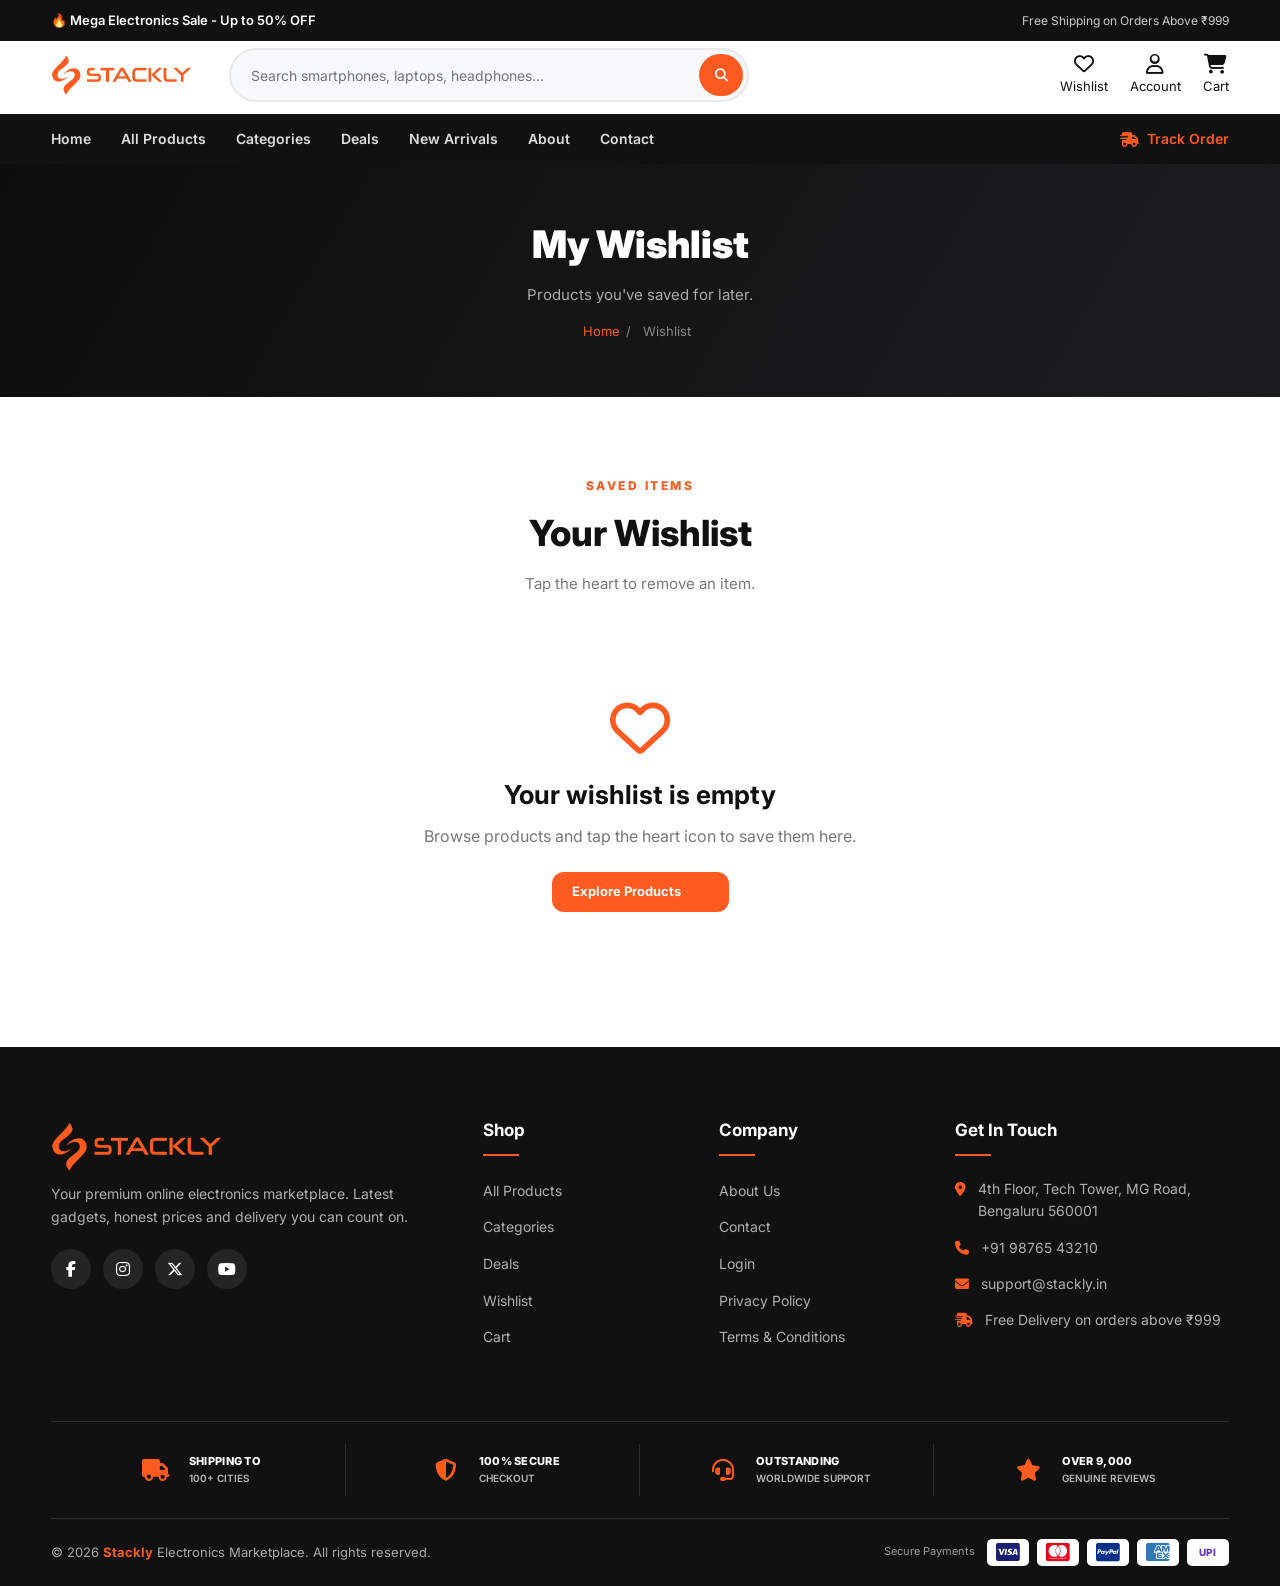
<file: wishlist.html>
<!DOCTYPE html>
<html lang="en">
<head>
  <meta charset="UTF-8">
  <meta name="viewport" content="width=device-width, initial-scale=1.0">
  <title>Wishlist – Stackly Electronics Marketplace</title>
  <meta name="description" content="Your saved electronics wishlist at Stackly.">
  <link rel="preconnect" href="https://fonts.googleapis.com">
  <link rel="preconnect" href="https://fonts.gstatic.com" crossorigin>
  <link href="https://fonts.googleapis.com/css2?family=Inter:wght@400;500;600;700;800;900&display=swap" rel="stylesheet">
  <link rel="stylesheet" href="https://cdnjs.cloudflare.com/ajax/libs/font-awesome/6.5.1/css/all.min.css">
  <link rel="icon" type="image/webp" href="images/logo/logo.webp">
  <link rel="stylesheet" href="css/style.css">
  <link rel="stylesheet" href="css/responsive.css">
</head>
<body>

  <!-- ==================== HEADER ==================== -->
  <header class="header" id="header">
    <div class="top-bar">
      <div class="container">
        <p>🔥 Mega Electronics Sale - Up to 50% OFF</p>
        <span>Free Shipping on Orders Above ₹999</span>
      </div>
    </div>
    <div class="navbar">
      <div class="container nav-container">
          <a href="index.html" class="logo"><img src="images/logo/logo.webp" alt="Stackly"></a>
        <div class="search-box">
          <input type="text" id="searchInput" placeholder="Search smartphones, laptops, headphones...">
          <button aria-label="Search"><i class="fas fa-search"></i></button>
        </div>
        <div class="nav-actions">
          <a href="wishlist.html" title="Wishlist"><i class="far fa-heart"></i><span>Wishlist</span></a>
          <a href="login.html" title="Account"><i class="far fa-user"></i><span>Account</span></a>
          <a href="cart.html" class="cart-icon" title="Cart"><i class="fas fa-shopping-cart"></i><span>Cart</span><b id="cartCount">0</b></a>
        </div>
        <button class="menu-toggle" id="menuToggle" aria-label="Toggle menu"><i class="fas fa-bars"></i></button>
      </div>
    </div>
    <nav class="main-nav" id="mainNav">
      <div class="container">
        <a href="index.html">Home</a>
        <a href="products.html">All Products</a>
        <a href="categories.html">Categories</a>
        <a href="deals.html">Deals</a>
        <a href="new-arrivals.html">New Arrivals</a>
        <a href="about.html">About</a>
        <a href="contact.html">Contact</a>
        <a href="contact.html" class="track-order"><i class="fas fa-truck-fast"></i> Track Order</a>
      </div>
    </nav>
  </header>

  <!-- ==================== PAGE HEADER ==================== -->
  <section class="page-header">
    <div class="container">
      <h1>My Wishlist</h1>
      <p>Products you've saved for later.</p>
      <div class="breadcrumb">
        <a href="index.html">Home</a><span>/</span><span>Wishlist</span>
      </div>
    </div>
  </section>

  <!-- ==================== WISHLIST ==================== -->
  <section class="section">
    <div class="container">
      <div class="section-heading">
        <span>SAVED ITEMS</span>
        <h2 id="wishlistHeading">Your Wishlist</h2>
        <p id="wishlistSub">Tap the heart to remove an item.</p>
      </div>
      <div class="product-grid" id="wishlistGrid">
        <!-- Rendered -->
      </div>
    </div>
  </section>

  <!-- ==================== FOOTER ==================== -->
  <footer class="footer">
    <div class="container">
      <div class="footer-grid">
        <div class="footer-about">
        <a href="index.html" class="logo"><img src="images/logo/logo.webp" alt="Stackly"></a>
          <p>Your premium online electronics marketplace. Latest gadgets, honest prices and delivery you can count on.</p>
          <div class="social-links">
            <a href="404.html" aria-label="Facebook"><i class="fab fa-facebook-f"></i></a>
            <a href="404.html" aria-label="Instagram"><i class="fab fa-instagram"></i></a>
            <a href="404.html" aria-label="Twitter"><i class="fab fa-x-twitter"></i></a>
            <a href="404.html" aria-label="YouTube"><i class="fab fa-youtube"></i></a>
          </div>
        </div>
        <div>
          <h3>Shop</h3>
          <ul class="footer-links">
            <li><a href="products.html">All Products</a></li>
            <li><a href="categories.html">Categories</a></li>
            <li><a href="deals.html">Deals</a></li>
            <li><a href="wishlist.html">Wishlist</a></li>
            <li><a href="cart.html">Cart</a></li>
          </ul>
        </div>
        <div>
          <h3>Company</h3>
          <ul class="footer-links">
            <li><a href="about.html">About Us</a></li>
            <li><a href="contact.html">Contact</a></li>
            <li><a href="login.html">Login</a></li>
            <li><a href="404.html">Privacy Policy</a></li>
            <li><a href="404.html">Terms &amp; Conditions</a></li>
          </ul>
        </div>
        <div>
          <h3>Get In Touch</h3>
          <ul class="footer-contact">
            <li><i class="fas fa-map-marker-alt"></i> 4th Floor, Tech Tower, MG Road, Bengaluru 560001</li>
            <li><i class="fas fa-phone"></i> +91 98765 43210</li>
            <li><i class="fas fa-envelope"></i> support@stackly.in</li>
            <li><i class="fas fa-truck-fast"></i> Free Delivery on orders above ₹999</li>
          </ul>
        </div>
      </div>
      <div class="footer-features">
        <div class="footer-feature">
          <div class="footer-feature-icon"><i class="fas fa-truck"></i></div>
          <div>
            <strong>SHIPPING TO</strong>
            <span>100+ CITIES</span>
          </div>
        </div>
        <div class="footer-feature">
          <div class="footer-feature-icon"><i class="fas fa-shield-halved"></i></div>
          <div>
            <strong>100% SECURE</strong>
            <span>CHECKOUT</span>
          </div>
        </div>
        <div class="footer-feature">
          <div class="footer-feature-icon"><i class="fas fa-headset"></i></div>
          <div>
            <strong>OUTSTANDING</strong>
            <span>WORLDWIDE SUPPORT</span>
          </div>
        </div>
        <div class="footer-feature">
          <div class="footer-feature-icon"><i class="fas fa-star"></i></div>
          <div>
            <strong>OVER 9,000</strong>
            <span>GENUINE REVIEWS</span>
          </div>
        </div>
      </div>
      <div class="footer-bottom">
        <div class="footer-copy">© 2026 <b>Stackly</b> Electronics Marketplace. All rights reserved.</div>
        <div class="footer-payments">
          <span class="payment-label">Secure Payments</span>
          <div class="payment-icons">
            <i class="fab fa-cc-visa"></i>
            <i class="fab fa-cc-mastercard"></i>
            <i class="fab fa-cc-paypal"></i>
            <i class="fab fa-cc-amex"></i>
            <span class="payment-upi">UPI</span>
          </div>
        </div>
      </div>
    </div>
  </footer>

  <button class="back-to-top" id="backToTop" aria-label="Back to top"><i class="fas fa-chevron-up"></i></button>

  <script src="js/products.js"></script>
  <script src="js/cart.js"></script>
  <script src="js/script.js"></script>
  <script>
    document.addEventListener("DOMContentLoaded", function () {
      const P = window.StacklyProducts;
      const C = window.StacklyCart;
      const grid = document.getElementById("wishlistGrid");

      function render() {
        const ids = window.StacklyWishlist.getWishlist();
        if (!ids.length) {
          grid.innerHTML = `
            <div class="wishlist-msg" style="grid-column:1/-1;">
              <i class="far fa-heart"></i>
              <h2>Your wishlist is empty</h2>
              <p>Browse products and tap the heart icon to save them here.</p>
              <a href="products.html" class="btn btn-primary btn-sm">Explore Products <i class="fas fa-arrow-right"></i></a>
            </div>`;
          return;
        }
        const items = ids.map(P.getProductById).filter(Boolean);
        grid.innerHTML = items.map(P.productCardHTML).join("");
        if (window.StacklyUI) window.StacklyUI.reveal();
      }

      document.addEventListener("stackly:cart-changed", render);
      document.addEventListener("stackly:wishlist-changed", render);
      render();
      C.updateCartBadge();
    });
  </script>
</body>
</html>
</file>
<file: css/style.css>
/* =========================================================
   STACKLY ELECTRONICS MARKETPLACE
   MAIN STYLESHEET
========================================================= */

:root {
  --primary: #ff5a1f;
  --primary-dark: #e64a12;
  --dark: #111111;
  --dark-2: #1a1a1a;
  --gray: #777777;
  --gray-light: #f7f8fa;
  --border: #e8e8e8;
  --white: #ffffff;
  --success: #18a558;
  --star: #f6a800;
  --radius: 20px;
  --radius-sm: 10px;
  --shadow: 0 25px 55px rgba(0, 0, 0, 0.12);
  --shadow-sm: 0 5px 20px rgba(0, 0, 0, 0.1);
  --transition: 0.45s ease;
  --font: "Inter", "Segoe UI", system-ui, -apple-system, sans-serif;
}

/* =========================================================
   RESET & BASE
========================================================= */

*,
*::before,
*::after {
  margin: 0;
  padding: 0;
  box-sizing: border-box;
}

html {
  scroll-behavior: smooth;
  overflow-x: clip;
}

body {
  font-family: var(--font);
  font-size: 16px;
  line-height: 1.6;
  color: var(--dark);
  background: var(--white);
}

img {
  max-width: 100%;
  display: block;
}

a {
  text-decoration: none;
  color: inherit;
}

ul {
  list-style: none;
}

button {
  font-family: inherit;
}

input,
select,
textarea {
  font-family: inherit;
}

.container {
  width: 92%;
  max-width: 1250px;
  margin: auto;
}

.section {
  padding: 75px 0;
}

/* =========================================================
   TYPOGRAPHY / HEADINGS
========================================================= */

.section-heading {
  text-align: center;
  margin-bottom: 42px;
}

.section-heading > span {
  display: inline-block;
  font-size: 12px;
  font-weight: 800;
  letter-spacing: 2.5px;
  text-transform: uppercase;
  color: var(--primary);
  margin-bottom: 10px;
}

.section-heading h2 {
  font-size: 36px;
  font-weight: 800;
  color: var(--dark);
  margin-bottom: 10px;
}

.section-heading p {
  color: var(--gray);
  max-width: 520px;
  margin: auto;
  font-size: 15px;
}

/* =========================================================
   BUTTONS
========================================================= */

.btn {
  display: inline-flex;
  align-items: center;
  justify-content: center;
  gap: 10px;
  padding: 14px 30px;
  border-radius: 12px;
  font-weight: 700;
  font-size: 15px;
  border: 2px solid transparent;
  cursor: pointer;
  transition: all 0.3s ease;
}

.btn-primary {
  background: var(--primary);
  color: var(--white);
}

.btn-primary:hover {
  background: var(--primary-dark);
  transform: translateY(-2px);
  box-shadow: 0 12px 25px rgba(255, 90, 31, 0.35);
}

.btn-outline {
  background: transparent;
  color: var(--white);
  border-color: rgba(255, 255, 255, 0.45);
}

.btn-outline:hover {
  background: var(--white);
  color: var(--dark);
  border-color: var(--white);
  transform: translateY(-2px);
}

.btn-dark {
  background: var(--dark);
  color: var(--white);
}

.btn-dark:hover {
  background: var(--primary);
  transform: translateY(-2px);
}

.btn-block {
  width: 100%;
}

.btn-sm {
  padding: 9px 18px;
  font-size: 13px;
}

/* =========================================================
   HEADER / TOP BAR
========================================================= */

.top-bar {
  position: fixed;
  top: 0;
  left: 0;
  right: 0;
  width: 100%;
  z-index: 1001;
  background: var(--dark);
  color: var(--white);
  font-size: 13px;
  padding: 10px 0;
}

.top-bar .container {
  display: flex;
  align-items: center;
  justify-content: space-between;
  gap: 10px;
}

.top-bar p {
  font-weight: 600;
}

.top-bar span {
  color: #ccc;
  font-size: 12px;
}

/* =========================================================
   NAVBAR
========================================================= */

.navbar {
  position: fixed;
  top: 36px;
  left: 0;
  right: 0;
  width: 100%;
  z-index: 1000;
  background: var(--white);
  box-shadow: 0 2px 12px rgba(0, 0, 0, 0.05);
}

.nav-container {
  display: flex;
  align-items: center;
  gap: 28px;
  height: 78px;
}

.logo {
  display: flex;
  align-items: center;
  gap: 9px;
  flex-shrink: 0;
  text-decoration: none;
  color: var(--dark);
}

.logo img {
  width: 68px;
  height: 68px;
  display: block;
  object-fit: contain;
  object-position: center;
}

.logo .logo-text {
  font-size: 22px;
  font-weight: 800;
  color: var(--dark);
  letter-spacing: -0.5px;
  white-space: nowrap;
}

.logo .logo-text b {
  color: var(--primary);
}

/* Search */
.search-box {
  flex: 1;
  max-width: 520px;
  display: flex;
  align-items: center;
  background: var(--gray-light);
  border: 2px solid var(--border);
  border-radius: 50px;
  padding: 4px 4px 4px 20px;
  transition: border-color 0.3s ease, box-shadow 0.3s ease;
}

.search-box:focus-within {
  border-color: var(--primary);
  box-shadow: 0 0 0 4px rgba(255, 90, 31, 0.1);
}

.search-box input {
  flex: 1;
  border: none;
  outline: none;
  background: transparent;
  padding: 10px 0;
  font-size: 14px;
}

.search-box button {
  width: 44px;
  height: 42px;
  border: none;
  border-radius: 50px;
  background: var(--primary);
  color: var(--white);
  cursor: pointer;
  transition: background 0.3s ease;
}

.search-box button:hover {
  background: var(--primary-dark);
}

/* Nav actions */
.nav-actions {
  display: flex;
  align-items: center;
  gap: 22px;
  margin-left: auto;
}

.nav-actions a {
  display: flex;
  flex-direction: column;
  align-items: center;
  gap: 2px;
  font-size: 13px;
  color: var(--dark);
  transition: color 0.3s ease;
  position: relative;
}

.nav-actions a i {
  font-size: 20px;
}

.nav-actions a:hover {
  color: var(--primary);
}

.cart-icon b {
  position: absolute;
  top: -8px;
  right: -10px;
  background: var(--primary);
  color: var(--white);
  width: 19px;
  height: 19px;
  display: flex;
  align-items: center;
  justify-content: center;
  border-radius: 50%;
  font-size: 10px;
  font-weight: 800;
}

/* Menu toggle */
.menu-toggle {
  display: none;
}

/* =========================================================
   MAIN NAVIGATION
========================================================= */

.main-nav {
  position: fixed;
  top: 114px;
  left: 0;
  right: 0;
  width: 100%;
  z-index: 999;
  background: var(--dark);
}

.main-nav .container {
  display: flex;
  align-items: center;
  gap: 30px;
  overflow-x: auto;
  scrollbar-width: none;
}

.main-nav .container::-webkit-scrollbar {
  display: none;
}

.main-nav a {
  display: block;
  padding: 14px 0;
  color: #ddd;
  font-size: 14px;
  font-weight: 600;
  white-space: nowrap;
  transition: color 0.3s ease;
  position: relative;
}

.main-nav a::after {
  content: "";
  position: absolute;
  left: 0;
  bottom: 8px;
  width: 0;
  height: 2px;
  background: var(--primary);
  transition: width 0.3s ease;
}

.main-nav a:hover,
.main-nav a.active {
  color: var(--white);
}

.main-nav .track-order {
  margin-left: auto;
  display: inline-flex;
  align-items: center;
  gap: 8px;
  color: var(--primary);
}

.main-nav .track-order i {
  font-size: 15px;
}

.main-nav .track-order:hover {
  color: var(--primary);
}

.main-nav a:hover::after,
.main-nav a.active::after {
  width: 100%;
}

/* =========================================================
   HERO
========================================================= */

.hero {
  position: relative;
  min-height: 600px;
  display: flex;
  align-items: center;
  background: linear-gradient(120deg, #0d0d0d 0%, #1c1c1e 55%, #2a2320 100%);
  color: var(--white);
  overflow: hidden;
  padding: 80px 0;
}

.hero::before {
  content: "";
  position: absolute;
  width: 550px;
  height: 550px;
  right: -100px;
  top: -100px;
  background: radial-gradient(circle, rgba(255, 90, 31, 0.35), transparent 70%);
  border-radius: 50%;
  z-index: 0;
}

.hero::after {
  content: "";
  position: absolute;
  width: 400px;
  height: 400px;
  left: -150px;
  bottom: -150px;
  background: radial-gradient(circle, rgba(255, 255, 255, 0.08), transparent 70%);
  border-radius: 50%;
  z-index: 0;
}

.hero-content {
  position: relative;
  z-index: 5;
  width: 55%;
  max-width: 760px;
  animation: heroFadeUp 0.9s ease both;
}

.hero-label {
  display: inline-block;
  background: rgba(255, 90, 31, 0.15);
  color: var(--primary);
  border: 1px solid rgba(255, 90, 31, 0.4);
  padding: 7px 16px;
  border-radius: 50px;
  font-size: 11px;
  font-weight: 800;
  letter-spacing: 2px;
  margin-bottom: 22px;
}

.hero h1 {
  font-size: 58px;
  line-height: 1.08;
  font-weight: 900;
  letter-spacing: -1px;
  max-width: 850px;
}

.hero h1 span {
  color: var(--primary);
}

.hero p {
  margin: 20px 0 30px;
  font-size: 16px;
  color: #b9b9b9;
  max-width: 460px;
  line-height: 1.7;
}

.hero-buttons {
  display: flex;
  gap: 14px;
  flex-wrap: wrap;
}

.hero-stats {
  position: relative;
  z-index: 2;
  display: flex;
  gap: 45px;
  margin-top: 55px;
}

.hero-stats h3 {
  font-size: 30px;
  font-weight: 800;
  color: var(--white);
}

.hero-stats h3 span {
  color: var(--primary);
}

.hero-stats p {
  font-size: 12px;
  text-transform: uppercase;
  letter-spacing: 1px;
  color: #9a9a9a;
  margin: 0;
}

/* =========================================================
   STACKLY HERO IMAGE - CLEAN & PROPORTIONAL
========================================================= */

.hero-visual {
    position: absolute;
    right: 4%;
    top: 50%;
    transform: translateY(-50%);

    width: 430px;
    height: 460px;

    display: flex;
    align-items: center;
    justify-content: center;

    z-index: 2;
}

/* Main image card */
.hero-slider {
    position: relative;

    width: 100%;
    height: 100%;

    overflow: hidden;

    border-radius: 28px;

    background:
        radial-gradient(
            circle at 70% 35%,
            rgba(255, 90, 31, 0.25),
            transparent 45%
        ),
        linear-gradient(
            145deg,
            #171717 0%,
            #211a18 60%,
            #2c1a13 100%
        );

    border: 1px solid rgba(255, 90, 31, 0.65);

    box-shadow:
        0 20px 50px rgba(0, 0, 0, 0.45),
        0 0 30px rgba(255, 90, 31, 0.08);

    display: flex;
    align-items: center;
    justify-content: center;
}

/* Slide */
.hero-slide {
    position: absolute;
    inset: 0;

    display: flex;
    align-items: center;
    justify-content: center;

    opacity: 0;
    visibility: hidden;

    transition:
        opacity 0.6s ease,
        visibility 0.6s ease;
}

.hero-slide.active {
    opacity: 1;
    visibility: visible;
}

/* Product image */
.hero-slide img {
    width: 88%;
    height: 88%;

    object-fit: contain;
    object-position: center;

    display: block;

    border-radius: 18px;

    transition: transform 0.5s ease;
}

.hero-slide.active img {
    animation: heroImageZoom 5s ease-in-out infinite;
}

@keyframes heroImageZoom {
    0%, 100% {
        transform: scale(1);
    }

    50% {
        transform: scale(1.025);
    }
}

/* Orange glow behind image */
.hero-slider::before {
    content: "";

    position: absolute;

    width: 230px;
    height: 230px;

    right: -70px;
    top: 70px;

    border-radius: 50%;

    background: rgba(255, 90, 31, 0.16);

    filter: blur(20px);

    pointer-events: none;
}

/* Inner border */
.hero-slider::after {
    content: "";

    position: absolute;

    inset: 10px;

    border: 1px solid rgba(255, 255, 255, 0.06);

    border-radius: 20px;

    pointer-events: none;
}


/* =========================================================
   HERO DOTS
========================================================= */

.hero-dots {
    position: absolute;

    bottom: 14px;
    left: 50%;

    transform: translateX(-50%);

    display: flex;
    align-items: center;

    gap: 7px;

    z-index: 10;
}

.hero-dots .dot {
    width: 8px;
    height: 8px;

    padding: 0;
    border: none;

    border-radius: 50%;

    background: rgba(255, 255, 255, 0.35);

    cursor: pointer;

    transition: all 0.3s ease;
}

.hero-dots .dot.active {
    width: 25px;

    border-radius: 10px;

    background: #ff5a1f;

    box-shadow: 0 0 10px rgba(255, 90, 31, 0.4);
}

/* =========================================================
   HERO CARD TOP FEATURE
========================================================= */

.hero-card-top {
    position: absolute;

    top: 18px;
    left: 22px;
    right: 22px;

    display: flex;
    align-items: center;
    justify-content: space-between;

    z-index: 8;
}

.hero-card-top span {
    display: inline-flex;
    align-items: center;
    gap: 6px;

    padding: 7px 11px;

    border-radius: 20px;

    background: rgba(255, 90, 31, 0.10);

    border: 1px solid rgba(255, 90, 31, 0.35);

    color: #ff6a32;

    font-size: 9px;
    font-weight: 700;

    letter-spacing: 1px;

    backdrop-filter: blur(8px);
}

.hero-card-top i {
    font-size: 9px;
}


/* =========================================================
   HERO CARD BOTTOM
========================================================= */

.hero-card-bottom {
    position: absolute;

    left: 22px;
    right: 22px;
    bottom: 38px;

    display: flex;
    align-items: center;
    justify-content: space-between;

    gap: 10px;

    z-index: 8;
}

.hero-mini-feature {
    display: flex;
    align-items: center;
    gap: 8px;

    padding: 8px 10px;

    border-radius: 12px;

    background: rgba(15, 15, 15, 0.70);

    border: 1px solid rgba(255, 255, 255, 0.08);

    backdrop-filter: blur(8px);

    min-width: 0;
}

.hero-mini-feature > i {
    width: 28px;
    height: 28px;

    display: flex;
    align-items: center;
    justify-content: center;

    flex-shrink: 0;

    border-radius: 50%;

    background: rgba(255, 90, 31, 0.15);

    color: #ff5a1f;

    font-size: 12px;
}

.hero-mini-feature strong {
    display: block;

    color: #ffffff;

    font-size: 10px;

    line-height: 1.2;
}

.hero-mini-feature small {
    display: block;

    margin-top: 2px;

    color: #999;

    font-size: 8px;
}


/* =========================================================
   KEEP PRODUCT IMAGE IN CENTER
========================================================= */

.hero-slide {
    padding: 75px 20px 80px;

    box-sizing: border-box;
}

.hero-slide img {
    width: 100%;
    height: 100%;

    object-fit: contain;

    display: block;
}


/* =========================================================
   DOTS
========================================================= */

.hero-dots {
    bottom: 13px !important;
    z-index: 10;
}

@keyframes heroFadeUp {
  from {
    opacity: 0;
    transform: translateY(35px);
  }
  to {
    opacity: 1;
    transform: translateY(0);
  }
}

@keyframes floatY {
  0%,
  100% {
    transform: translateY(-50%) translateX(0);
  }
  50% {
    transform: translateY(calc(-50% - 18px)) translateX(6px);
  }
}

/* =========================================================
   CATEGORY CARDS
========================================================= */

.category-grid {
  display: grid;
  grid-template-columns: repeat(6, 1fr);
  gap: 22px;
}

.category-grid.categories-grid {
  grid-template-columns: repeat(4, 1fr);
}

.category-card {
  position: relative;
  text-align: center;
  background: var(--white);
  border: 1px solid var(--border);
  border-radius: var(--radius);
  padding: 32px 18px;
  cursor: pointer;
  overflow: hidden;
  transition: transform 0.45s ease, box-shadow 0.45s ease, border-color 0.45s ease;
}

.category-card::before {
  content: "";
  position: absolute;
  left: 50%;
  top: 38px;
  transform: translate(-50%, -50%) scale(0);
  width: 90px;
  height: 90px;
  background: rgba(255, 90, 31, 0.12);
  border-radius: 50%;
  transition: transform 0.5s cubic-bezier(0.2, 0.8, 0.2, 1);
}

.category-card:hover {
  transform: translateY(-10px);
  box-shadow: var(--shadow);
  border-color: var(--primary);
}

.category-card:hover::before {
  transform: translate(-50%, -50%) scale(1);
}

.category-icon {
  position: relative;
  width: 64px;
  height: 64px;
  margin: 0 auto 16px;
  display: flex;
  align-items: center;
  justify-content: center;
  background: var(--gray-light);
  border-radius: 18px;
  font-size: 26px;
  color: var(--dark);
  transition: transform 0.4s cubic-bezier(0.2, 0.8, 0.2, 1), background 0.4s ease, color 0.4s ease;
}

.category-card:hover .category-icon {
  transform: scale(1.15) rotate(-6deg);
  background: var(--primary);
  color: var(--white);
}

.category-card h3 {
  font-size: 15px;
  font-weight: 700;
  margin-bottom: 5px;
}

.category-card p {
  font-size: 12px;
  color: var(--gray);
}

.category-card .cat-link {
  position: absolute;
  bottom: -30px;
  left: 0;
  right: 0;
  font-size: 12px;
  font-weight: 700;
  color: var(--primary);
  display: flex;
  align-items: center;
  justify-content: center;
  gap: 6px;
  transition: bottom 0.4s ease;
}

.category-card:hover .cat-link {
  bottom: 14px;
}

.category-card:hover p {
  opacity: 0;
  transition: opacity 0.2s ease;
}

/* =========================================================
   FLASH SALE / COUNTDOWN
========================================================= */

.flash-sale {
  background: linear-gradient(120deg, #1a0500 0%, #3a1200 60%, #5a1d04 100%);
  color: var(--white);
}

.flash-sale .section-heading h2 {
  color: var(--white);
}

.flash-sale .section-heading p {
  color: #d9c4b8;
}

.countdown-wrap {
  display: flex;
  justify-content: center;
  gap: 15px;
  margin: -12px 0 45px;
}

.countdown-box {
  background: rgba(255, 255, 255, 0.08);
  border: 1px solid rgba(255, 255, 255, 0.15);
  border-radius: 16px;
  padding: 16px 26px;
  text-align: center;
  min-width: 90px;
  animation: pulseGlow 2.4s ease-in-out infinite;
}

.countdown-box:nth-child(2) {
  animation-delay: 0.3s;
}

.countdown-box:nth-child(3) {
  animation-delay: 0.6s;
}

.countdown-box:nth-child(4) {
  animation-delay: 0.9s;
}

.countdown-box h4 {
  font-size: 34px;
  font-weight: 800;
  color: var(--primary);
  line-height: 1;
}

.countdown-box span {
  font-size: 11px;
  text-transform: uppercase;
  letter-spacing: 1.5px;
  color: #cbb;
}

@keyframes pulseGlow {
  0%,
  100% {
    box-shadow: 0 0 0 0 rgba(255, 90, 31, 0.35);
  }
  50% {
    box-shadow: 0 0 22px 6px rgba(255, 90, 31, 0.25);
  }
}

/* =========================================================
   PRODUCT GRID & CARDS
========================================================= */

.product-grid {
  display: grid;
  grid-template-columns: repeat(4, 1fr);
  gap: 28px;
}

.product-card {
  position: relative;
  overflow: hidden;
  background: var(--white);
  border-radius: var(--radius);
  border: 1px solid var(--border);
  opacity: 0;
  transform: translateY(40px);
  transition: transform 0.45s ease, box-shadow 0.45s ease, border-color 0.45s ease, opacity 0.6s ease;
  display: flex;
  flex-direction: column;
  height: 100%;
}

.product-card.show {
  opacity: 1;
  transform: translateY(0);
}

.product-card:nth-child(1) { transition-delay: 0.1s; }
.product-card:nth-child(2) { transition-delay: 0.2s; }
.product-card:nth-child(3) { transition-delay: 0.3s; }
.product-card:nth-child(4) { transition-delay: 0.4s; }
.product-card:nth-child(5) { transition-delay: 0.5s; }
.product-card:nth-child(6) { transition-delay: 0.6s; }

.product-card:hover {
  transform: translateY(-12px);
  box-shadow: var(--shadow);
  border-color: var(--dark);
}

.product-image {
  height: 260px;
  padding: 30px;
  display: flex;
  align-items: center;
  justify-content: center;
  background: var(--gray-light);
  overflow: hidden;
}

.product-image img {
  width: 100%;
  height: 100%;
  object-fit: contain;
  transition: transform 0.6s cubic-bezier(0.2, 0.8, 0.2, 1);
}

.product-card:hover .product-image img {
  transform: scale(1.12) rotate(1deg);
}

.product-badge {
  position: absolute;
  top: 18px;
  left: 18px;
  z-index: 5;
  padding: 7px 12px;
  border-radius: 30px;
  background: var(--primary);
  color: var(--white);
  font-size: 11px;
  font-weight: 800;
}

.product-badge.hot {
  background: var(--dark);
}

.product-badge.new {
  background: var(--success);
}

.product-badge.sale {
  animation: badgePulse 1.6s ease-in-out infinite;
}

@keyframes badgePulse {
  0%,
  100% {
    transform: scale(1);
  }
  50% {
    transform: scale(1.08);
  }
}

.wishlist-btn {
  position: absolute;
  top: 18px;
  right: 18px;
  width: 42px;
  height: 42px;
  border: none;
  border-radius: 50%;
  background: var(--white);
  box-shadow: var(--shadow-sm);
  cursor: pointer;
  z-index: 5;
  color: var(--dark);
  transition: all 0.3s ease;
}

.wishlist-btn:hover {
  background: var(--dark);
  color: var(--white);
  transform: rotate(10deg) scale(1.1);
}

.wishlist-btn.active {
  background: var(--primary);
  color: var(--white);
}

.product-info {
  padding: 22px;
  display: flex;
  flex-direction: column;
  flex: 1;
}

.product-category {
  font-size: 12px;
  text-transform: uppercase;
  letter-spacing: 1.5px;
  font-weight: 700;
  color: var(--gray);
}

.product-info h3 {
  margin: 8px 0 12px;
  font-size: 19px;
  color: var(--dark);
  line-height: 1.35;
  transition: color 0.3s ease;
}

.product-info h3:hover {
  color: var(--primary);
}

.rating {
  color: var(--star);
  font-size: 14px;
  letter-spacing: 1px;
}

.rating span {
  color: var(--gray);
  letter-spacing: 0;
}

.price {
  margin: 15px 0;
  display: flex;
  align-items: center;
  gap: 8px;
}

.price strong {
  font-size: 23px;
  color: var(--dark);
}

.price del {
  color: #999;
  font-size: 14px;
}

.add-cart {
  width: 100%;
  padding: 13px 18px;
  border: none;
  border-radius: var(--radius-sm);
  background: var(--dark);
  color: var(--white);
  cursor: pointer;
  font-weight: 700;
  font-size: 14px;
  display: inline-flex;
  align-items: center;
  justify-content: center;
  gap: 9px;
  margin-top: auto;
  transition: all 0.3s ease;
}

.add-cart:hover {
  background: var(--primary);
  transform: translateY(-2px);
  box-shadow: 0 10px 20px rgba(255, 90, 31, 0.3);
}

.add-cart.added {
  background: var(--success);
  animation: cartSuccess 0.4s ease;
}

@keyframes cartSuccess {
  0% {
    transform: scale(1);
  }
  50% {
    transform: scale(0.95);
  }
  100% {
    transform: scale(1);
  }
}

/* Product link card */
.product-card a.product-link {
  display: block;
  color: inherit;
}

.product-card a.product-link:hover h3 {
  color: var(--primary);
}

/* =========================================================
   OFFER BANNER
========================================================= */

.offer-banner {
  position: relative;
  background: linear-gradient(100deg, #111 0%, #2a1210 60%, #4a1d12 100%);
  border-radius: 28px;
  overflow: hidden;
  padding: 60px;
  display: flex;
  align-items: center;
  justify-content: space-between;
  gap: 30px;
  color: var(--white);
}

.offer-banner::before {
  content: "";
  position: absolute;
  width: 380px;
  height: 380px;
  right: -120px;
  top: -120px;
  background: radial-gradient(circle, rgba(255, 90, 31, 0.4), transparent 70%);
  border-radius: 50%;
}

.offer-banner h2 {
  font-size: 38px;
  font-weight: 900;
  margin: 12px 0;
  line-height: 1.15;
}

.offer-banner h2 span {
  color: var(--primary);
}

.offer-banner p {
  color: #c9c9c9;
  max-width: 420px;
}

.offer-banner .offer-price {
  font-size: 52px;
  font-weight: 900;
  color: var(--primary);
}

.offer-banner .offer-price small {
  font-size: 18px;
  font-weight: 700;
  color: #fff;
  display: block;
  letter-spacing: 1px;
  margin-bottom: 6px;
}

/* =========================================================
   WHY SHOP WITH STACKLY
========================================================= */

.features-grid {
  display: grid;
  grid-template-columns: repeat(4, 1fr);
  gap: 24px;
}

.feature-card {
  text-align: center;
  padding: 38px 24px;
  background: var(--white);
  border: 1px solid var(--border);
  border-radius: var(--radius);
  transition: transform 0.45s ease, box-shadow 0.45s ease, border-color 0.45s ease;
}

.feature-card:hover {
  transform: translateY(-8px);
  box-shadow: var(--shadow);
  border-color: var(--primary);
}

.feature-icon {
  width: 66px;
  height: 66px;
  margin: 0 auto 18px;
  display: flex;
  align-items: center;
  justify-content: center;
  border-radius: 50%;
  background: rgba(255, 90, 31, 0.1);
  color: var(--primary);
  font-size: 26px;
  transition: transform 0.4s ease, background 0.4s ease;
}

.feature-card:hover .feature-icon {
  transform: rotate(-8deg) scale(1.1);
  background: var(--primary);
  color: var(--white);
}

.feature-card h3 {
  font-size: 17px;
  margin-bottom: 8px;
}

.feature-card p {
  font-size: 13px;
  color: var(--gray);
}

/* =========================================================
   CUSTOMER REVIEWS
========================================================= */

.reviews-bg {
  background: var(--gray-light);
}

.review-grid {
  display: grid;
  grid-template-columns: repeat(3, 1fr);
  gap: 26px;
}

.review-card {
  background: var(--white);
  border-radius: var(--radius);
  border: 1px solid var(--border);
  padding: 30px;
  transition: transform 0.45s ease, box-shadow 0.45s ease;
}

.review-card:hover {
  transform: translateY(-8px);
  box-shadow: var(--shadow);
}

.review-card .quote {
  font-size: 30px;
  color: var(--primary);
  opacity: 0.7;
  margin-bottom: 12px;
}

.review-card p {
  font-size: 14px;
  color: #555;
  line-height: 1.7;
  margin-bottom: 20px;
}

.review-user {
  display: flex;
  align-items: center;
  gap: 12px;
}

.review-avatar {
  width: 46px;
  height: 46px;
  border-radius: 50%;
  background: var(--dark);
  color: var(--white);
  display: flex;
  align-items: center;
  justify-content: center;
  font-weight: 800;
  font-size: 16px;
  flex-shrink: 0;
}

.review-user h4 {
  font-size: 14px;
  font-weight: 700;
}

.review-user span {
  font-size: 12px;
  color: var(--gray);
}

/* =========================================================
   NEWSLETTER
========================================================= */

.newsletter {
  background: linear-gradient(120deg, var(--primary) 0%, #ff7a45 100%);
  color: var(--white);
  text-align: center;
  padding: 70px 0;
}

.newsletter h2 {
  font-size: 34px;
  font-weight: 900;
  margin-bottom: 10px;
}

.newsletter p {
  opacity: 0.92;
  max-width: 480px;
  margin: 0 auto 30px;
}

.newsletter-form {
  display: flex;
  max-width: 500px;
  margin: auto;
  background: var(--white);
  border-radius: 50px;
  padding: 5px;
  box-shadow: 0 15px 35px rgba(0, 0, 0, 0.2);
}

.newsletter-form input {
  flex: 1;
  border: none;
  outline: none;
  padding: 12px 22px;
  border-radius: 50px;
  font-size: 14px;
  min-width: 0;
}

.newsletter-form button {
  border: none;
  background: var(--dark);
  color: var(--white);
  padding: 12px 30px;
  border-radius: 50px;
  font-weight: 700;
  cursor: pointer;
  transition: background 0.3s ease;
}

.newsletter-form button:hover {
  background: var(--primary);
}

/* =========================================================
   FOOTER
========================================================= */

.footer {
  background: var(--dark);
  color: #b0b0b0;
  padding: 70px 0 0;
}

.footer-grid {
  display: grid;
  grid-template-columns: 2fr 1fr 1fr 1.4fr;
  gap: 40px;
  padding-bottom: 50px;
}

.footer .logo {
  color: var(--white);
  font-size: 30px;
  margin-bottom: 16px;
  justify-content: flex-start;
}

.footer .logo .logo-text {
  color: var(--white);
  font-size: 30px;
}

.footer-about p {
  font-size: 14px;
  line-height: 1.7;
  margin-bottom: 20px;
}

.footer h3 {
  color: var(--white);
  font-size: 17px;
  margin-bottom: 22px;
  position: relative;
  padding-bottom: 12px;
}

.footer h3::after {
  content: "";
  position: absolute;
  left: 0;
  bottom: 0;
  width: 36px;
  height: 2px;
  background: var(--primary);
}

.footer-links li {
  margin-bottom: 11px;
}

.footer-links a {
  font-size: 14px;
  transition: color 0.3s ease, padding-left 0.3s ease;
}

.footer-links a:hover {
  color: var(--primary);
  padding-left: 6px;
}

.footer-contact li {
  display: flex;
  gap: 12px;
  margin-bottom: 14px;
  font-size: 14px;
}

.footer-contact i {
  color: var(--primary);
  margin-top: 4px;
}

.social-links {
  display: flex;
  gap: 12px;
  margin-top: 6px;
}

.social-links a {
  width: 40px;
  height: 40px;
  display: flex;
  align-items: center;
  justify-content: center;
  background: rgba(255, 255, 255, 0.08);
  border-radius: 50%;
  color: var(--white);
  transition: all 0.3s ease;
}

.social-links a:hover {
  background: var(--primary);
  transform: translateY(-4px);
}

/* =========================================================
   STACKLY FOOTER TRUST FEATURES
========================================================= */

.footer-features {
  width: 100%;
  display: grid;
  grid-template-columns: repeat(4, 1fr);
  border-top: 1px solid rgba(255, 255, 255, 0.12);
  border-bottom: 1px solid rgba(255, 255, 255, 0.12);
  padding: 22px 0;
  margin-top: 10px;
}

.footer-feature {
  display: flex;
  align-items: center;
  justify-content: center;
  gap: 12px;
  padding: 5px 18px;
  border-right: 1px solid rgba(255, 255, 255, 0.12);
}

.footer-feature:last-child {
  border-right: none;
}

.footer-feature-icon {
  width: 42px;
  height: 42px;
  flex-shrink: 0;
  display: flex;
  align-items: center;
  justify-content: center;
  border-radius: 50%;
  color: var(--primary);
  font-size: 22px;
}

.footer-feature strong {
  display: block;
  color: #ffffff;
  font-size: 11px;
  font-weight: 800;
  letter-spacing: 0.3px;
  line-height: 1.4;
}

.footer-feature span {
  display: block;
  color: #b8b8b8;
  font-size: 10px;
  font-weight: 600;
  margin-top: 2px;
  line-height: 1.4;
}

.footer-bottom {
  padding: 20px 0;
  display: flex;
  align-items: center;
  justify-content: space-between;
  gap: 20px;
  flex-wrap: wrap;
  font-size: 13px;
}

.footer-copy {
  font-size: 13px;
  color: #aaa;
}

.footer-copy b {
  color: var(--primary);
}

.footer-payments {
  display: flex;
  align-items: center;
  gap: 12px;
}

.payment-label {
  font-size: 11px;
  color: #999;
  white-space: nowrap;
}

.payment-icons {
  display: flex;
  align-items: center;
  gap: 8px;
}

.payment-icons i {
  width: 42px;
  height: 27px;
  display: flex;
  align-items: center;
  justify-content: center;
  background: #ffffff;
  border-radius: 5px;
  color: #222;
  font-size: 21px;
}

.payment-icons .fa-cc-visa {
  color: #1a1f71;
}

.payment-icons .fa-cc-mastercard {
  color: #eb001b;
}

.payment-icons .fa-cc-paypal {
  color: #003087;
}

.payment-icons .fa-cc-amex {
  color: #2e77bc;
}

.payment-upi {
  width: 42px;
  height: 27px;
  display: flex;
  align-items: center;
  justify-content: center;
  background: #ffffff;
  border-radius: 5px;
  color: #673ab7;
  font-size: 10px;
  font-weight: 800;
}

/* =========================================================
   BREADCRUMB / PAGE HEADER
========================================================= */

.page-header {
  background: linear-gradient(120deg, #0d0d0d, #1d1d1f);
  color: var(--white);
  padding: 55px 0;
  text-align: center;
}

.page-header h1 {
  font-size: 38px;
  font-weight: 900;
}

.page-header p {
  color: #aaa;
  margin-top: 8px;
  font-size: 15px;
}

.breadcrumb {
  margin-top: 14px;
  font-size: 13px;
  color: #888;
}

.breadcrumb a {
  color: var(--primary);
}

.breadcrumb span {
  margin: 0 6px;
}

/* =========================================================
   PRODUCTS PAGE (FILTER / SORT / SIDEBAR)
========================================================= */

.shop-layout {
  display: grid;
  grid-template-columns: 260px 1fr;
  gap: 34px;
  align-items: start;
}

.shop-sidebar {
  position: sticky;
  top: 100px;
}

.filter-box {
  background: var(--white);
  border: 1px solid var(--border);
  border-radius: var(--radius);
  padding: 24px;
  margin-bottom: 22px;
}

.filter-box h3 {
  font-size: 16px;
  margin-bottom: 16px;
  padding-bottom: 12px;
  border-bottom: 1px solid var(--border);
}

.filter-box label {
  display: flex;
  align-items: center;
  gap: 10px;
  font-size: 14px;
  margin-bottom: 11px;
  cursor: pointer;
  color: #444;
  transition: color 0.2s ease;
}

.filter-box label:hover {
  color: var(--primary);
}

.filter-box input[type="checkbox"],
.filter-box input[type="radio"] {
  accent-color: var(--primary);
  width: 16px;
  height: 16px;
}

.price-range {
  width: 100%;
  accent-color: var(--primary);
  margin: 8px 0 12px;
}

.shop-topbar {
  display: flex;
  align-items: center;
  justify-content: space-between;
  gap: 14px;
  flex-wrap: wrap;
  margin-bottom: 26px;
}

.shop-topbar p {
  font-size: 14px;
  color: var(--gray);
}

.sort-select {
  padding: 10px 16px;
  border: 1px solid var(--border);
  border-radius: var(--radius-sm);
  font-size: 14px;
  outline: none;
  cursor: pointer;
  background: var(--white);
}

.load-more-wrap {
  text-align: center;
  margin-top: 45px;
}

/* =========================================================
   PRODUCT DETAILS
========================================================= */

.product-detail {
  display: grid;
  grid-template-columns: 1fr 1fr;
  gap: 55px;
  align-items: start;
}

.detail-gallery {
  position: sticky;
  top: 100px;
}

.detail-main-image {
  background: var(--gray-light);
  border: 1px solid var(--border);
  border-radius: var(--radius);
  padding: 30px;
  box-sizing: border-box;
  display: flex;
  align-items: center;
  justify-content: center;
  height: 550px;
  overflow: hidden;
}

.detail-main-image img {
  display: block;
  width: auto;
  height: auto;
  max-width: 90%;
  max-height: 90%;
  object-fit: contain;
  object-position: center center;
  margin: 0 auto;
  transition: transform 0.4s ease;
}

.detail-main-image img:hover {
  transform: scale(1.03);
}

.detail-thumbs {
  display: flex;
  gap: 12px;
  margin-top: 16px;
}

.detail-thumb {
  width: 82px;
  height: 82px;
  padding: 12px;
  border: 2px solid var(--border);
  border-radius: 14px;
  background: var(--gray-light);
  cursor: pointer;
  display: flex;
  align-items: center;
  justify-content: center;
  transition: border-color 0.3s ease, transform 0.3s ease;
}

.detail-thumb:hover,
.detail-thumb.active {
  border-color: var(--primary);
  transform: translateY(-3px);
}

.detail-thumb img {
  max-width: 100%;
  max-height: 100%;
  object-fit: contain;
}

.detail-info .product-category {
  font-size: 13px;
}

.detail-info h1 {
  font-size: 32px;
  font-weight: 800;
  margin: 10px 0 12px;
  line-height: 1.25;
}

.detail-price {
  display: flex;
  align-items: center;
  gap: 14px;
  margin: 20px 0;
}

.detail-price strong {
  font-size: 34px;
  color: var(--dark);
}

.detail-price del {
  font-size: 18px;
  color: #999;
}

.detail-price .save-tag {
  background: rgba(255, 90, 31, 0.12);
  color: var(--primary);
  font-size: 13px;
  font-weight: 800;
  padding: 5px 12px;
  border-radius: 30px;
}

.detail-desc {
  color: #555;
  font-size: 15px;
  line-height: 1.75;
  margin-bottom: 22px;
}

.detail-features {
  margin-bottom: 26px;
}

.detail-features li {
  display: flex;
  align-items: center;
  gap: 10px;
  font-size: 14px;
  margin-bottom: 10px;
  color: #444;
}

.detail-features li i {
  color: var(--success);
}

.detail-meta {
  background: var(--gray-light);
  border-radius: var(--radius-sm);
  padding: 16px 20px;
  font-size: 13px;
  color: #555;
  margin-bottom: 24px;
}

.detail-meta div {
  margin-bottom: 8px;
}

.detail-meta div:last-child {
  margin-bottom: 0;
}

.detail-meta b {
  color: var(--dark);
}

.qty-control {
  display: inline-flex;
  align-items: center;
  border: 2px solid var(--border);
  border-radius: 12px;
  overflow: hidden;
  margin-right: 14px;
}

.qty-control button {
  width: 42px;
  height: 46px;
  border: none;
  background: transparent;
  font-size: 18px;
  cursor: pointer;
  color: var(--dark);
  transition: background 0.3s ease;
}

.qty-control button:hover {
  background: var(--gray-light);
}

.qty-control input {
  width: 52px;
  border: none;
  text-align: center;
  font-size: 16px;
  font-weight: 700;
  outline: none;
  height: 46px;
}

.detail-actions {
  display: flex;
  align-items: center;
  flex-wrap: wrap;
  gap: 14px;
  margin-bottom: 26px;
}

.detail-actions .add-cart {
  width: auto;
  padding: 14px 34px;
}

.wishlist-detail {
  width: 50px;
  height: 50px;
  border: 2px solid var(--border);
  border-radius: 12px;
  background: var(--white);
  cursor: pointer;
  font-size: 18px;
  color: var(--dark);
  transition: all 0.3s ease;
}

.wishlist-detail:hover,
.wishlist-detail.active {
  background: var(--primary);
  border-color: var(--primary);
  color: var(--white);
  transform: translateY(-2px);
}

.detail-share {
  display: flex;
  align-items: center;
  gap: 10px;
  font-size: 14px;
  color: var(--gray);
}

.detail-share a {
  width: 38px;
  height: 38px;
  display: flex;
  align-items: center;
  justify-content: center;
  background: var(--gray-light);
  border-radius: 50%;
  transition: all 0.3s ease;
}

.detail-share a:hover {
  background: var(--primary);
  color: var(--white);
  transform: translateY(-3px);
}

/* Related products on product-details page */
.related-section {
  margin-top: 20px;
}

/* =========================================================
   CART PAGE
========================================================= */

.cart-layout {
  display: grid;
  grid-template-columns: 1fr 360px;
  gap: 34px;
  align-items: start;
}

.cart-items {
  background: var(--white);
  border: 1px solid var(--border);
  border-radius: var(--radius);
  padding: 8px 24px;
}

.cart-item {
  display: grid;
  grid-template-columns: 96px 1fr auto;
  gap: 20px;
  align-items: center;
  padding: 22px 0;
  border-bottom: 1px solid var(--border);
}

.cart-item:last-child {
  border-bottom: none;
}

.cart-item-image {
  width: 96px;
  height: 96px;
  background: var(--gray-light);
  border-radius: 14px;
  padding: 10px;
  display: flex;
  align-items: center;
  justify-content: center;
}

.cart-item-image img {
  max-width: 100%;
  max-height: 100%;
  object-fit: contain;
}

.cart-item-info h3 {
  font-size: 16px;
  margin-bottom: 4px;
}

.cart-item-info span {
  font-size: 13px;
  color: var(--gray);
}

.cart-item-price {
  font-size: 17px;
  font-weight: 800;
  margin-top: 8px;
}

.cart-item-actions {
  text-align: right;
  display: flex;
  flex-direction: column;
  align-items: flex-end;
  gap: 12px;
}

.cart-item-actions .qty-control input {
  width: 42px;
  height: 38px;
  font-size: 14px;
}

.cart-item-actions .qty-control button {
  width: 34px;
  height: 38px;
  font-size: 15px;
}

.remove-item {
  border: none;
  background: none;
  color: #bbb;
  font-size: 17px;
  cursor: pointer;
  transition: color 0.3s ease, transform 0.3s ease;
}

.remove-item:hover {
  color: #e3342f;
  transform: scale(1.15);
}

.cart-empty {
  text-align: center;
  padding: 70px 20px;
}

.cart-empty i {
  font-size: 64px;
  color: #ddd;
  margin-bottom: 18px;
}

.cart-empty h2 {
  font-size: 26px;
  margin-bottom: 10px;
}

.cart-empty p {
  color: var(--gray);
  margin-bottom: 24px;
}

/* Summary */
.cart-summary {
  background: var(--gray-light);
  border: 1px solid var(--border);
  border-radius: var(--radius);
  padding: 28px;
  position: sticky;
  top: 100px;
}

.cart-summary h3 {
  font-size: 20px;
  margin-bottom: 20px;
  padding-bottom: 14px;
  border-bottom: 1px solid var(--border);
}

.summary-row {
  display: flex;
  justify-content: space-between;
  margin-bottom: 13px;
  font-size: 14px;
  color: #555;
}

.summary-row b {
  color: var(--dark);
}

.summary-row.total {
  border-top: 1px solid var(--border);
  margin-top: 14px;
  padding-top: 16px;
  font-size: 20px;
  font-weight: 800;
  color: var(--dark);
}

.summary-row.saving {
  color: var(--success);
  font-weight: 700;
}

.coupon-box {
  display: flex;
  gap: 8px;
  margin: 18px 0;
}

.coupon-box input {
  flex: 1;
  padding: 12px 15px;
  border: 1px solid var(--border);
  border-radius: 10px;
  outline: none;
  font-size: 13px;
}

.coupon-box input:focus {
  border-color: var(--primary);
}

.coupon-box button {
  padding: 0 18px;
  border: none;
  background: var(--dark);
  color: var(--white);
  border-radius: 10px;
  font-weight: 700;
  cursor: pointer;
  transition: background 0.3s ease;
}

.coupon-box button:hover {
  background: var(--primary);
}

/* =========================================================
   CHECKOUT PAGE
========================================================= */

.checkout-layout {
  display: grid;
  grid-template-columns: 1fr 400px;
  gap: 34px;
  align-items: start;
}

.checkout-form {
  background: var(--white);
  border: 1px solid var(--border);
  border-radius: var(--radius);
  padding: 30px;
}

.form-group {
  margin-bottom: 20px;
}

.form-group label {
  display: block;
  font-size: 13px;
  font-weight: 700;
  margin-bottom: 8px;
  color: #333;
}

.form-group input,
.form-group select,
.form-group textarea {
  width: 100%;
  padding: 13px 16px;
  border: 1.5px solid var(--border);
  border-radius: 10px;
  font-size: 14px;
  outline: none;
  transition: border-color 0.3s ease, box-shadow 0.3s ease;
  background: var(--white);
}

.form-group input:focus,
.form-group select:focus,
.form-group textarea:focus {
  border-color: var(--primary);
  box-shadow: 0 0 0 4px rgba(255, 90, 31, 0.1);
}

.form-row {
  display: grid;
  grid-template-columns: 1fr 1fr;
  gap: 16px;
}

.form-step-title {
  display: flex;
  align-items: center;
  gap: 12px;
  font-size: 18px;
  font-weight: 800;
  margin: 8px 0 22px;
  padding-bottom: 12px;
  border-bottom: 1px solid var(--border);
}

.step-num {
  width: 30px;
  height: 30px;
  background: var(--primary);
  color: var(--white);
  border-radius: 50%;
  display: flex;
  align-items: center;
  justify-content: center;
  font-size: 14px;
  font-weight: 800;
  flex-shrink: 0;
}

.payment-options {
  border: 1.5px solid var(--border);
  border-radius: 12px;
  overflow: hidden;
}

.payment-option {
  display: flex;
  align-items: center;
  gap: 12px;
  padding: 15px 18px;
  cursor: pointer;
  transition: background 0.3s ease;
}

.payment-option + .payment-option {
  border-top: 1px solid var(--border);
}

.payment-option:hover {
  background: var(--gray-light);
}

.payment-option input {
  accent-color: var(--primary);
  width: 17px;
  height: 17px;
}

.payment-option span {
  font-size: 14px;
  font-weight: 600;
}

/* Order summary (reuse cart-summary styles) */

/* =========================================================
   WISHLIST
========================================================= */

.wishlist-msg {
  text-align: center;
  padding: 60px 20px;
}

.wishlist-msg i {
  font-size: 60px;
  color: var(--primary);
  margin-bottom: 16px;
}

.wishlist-msg h2 {
  font-size: 26px;
  margin-bottom: 8px;
}

.wishlist-msg p {
  color: var(--gray);
  margin-bottom: 22px;
}

/* =========================================================
   ABOUT PAGE
========================================================= */

.about-story {
  display: grid;
  grid-template-columns: 1fr 1fr;
  gap: 55px;
  align-items: center;
}

.about-image {
  border-radius: var(--radius);
  overflow: hidden;
}

.about-image img {
  width: 100%;
  height: 100%;
  object-fit: cover;
}

.about-content h2 {
  font-size: 34px;
  font-weight: 800;
  margin: 12px 0 18px;
  line-height: 1.2;
}

.about-content h2 span {
  color: var(--primary);
}

.about-content p {
  color: #555;
  margin-bottom: 16px;
  line-height: 1.75;
}

.about-points {
  margin: 20px 0 26px;
}

.about-points li {
  display: flex;
  align-items: center;
  gap: 12px;
  margin-bottom: 12px;
  font-size: 15px;
  font-weight: 600;
}

.about-points li i {
  color: var(--primary);
}

.stats-banner {
  background: linear-gradient(120deg, var(--dark), #2a1510);
  color: var(--white);
  padding: 55px 0;
}

.stats-grid {
  display: grid;
  grid-template-columns: repeat(4, 1fr);
  gap: 28px;
  text-align: center;
}

.stat-box h3 {
  font-size: 42px;
  font-weight: 900;
  color: var(--primary);
}

.stat-box p {
  font-size: 13px;
  text-transform: uppercase;
  letter-spacing: 1.5px;
  color: #bbb;
  margin-top: 6px;
}

.team-grid {
  display: grid;
  grid-template-columns: repeat(4, 1fr);
  gap: 24px;
}

.team-card {
  text-align: center;
  background: var(--white);
  border: 1px solid var(--border);
  border-radius: var(--radius);
  padding: 30px 20px;
  transition: transform 0.45s ease, box-shadow 0.45s ease;
}

.team-card:hover {
  transform: translateY(-8px);
  box-shadow: var(--shadow);
}

.team-avatar {
  width: 84px;
  height: 84px;
  margin: 0 auto 16px;
  border-radius: 50%;
  background: var(--gray-light);
  border: 3px solid var(--primary);
  display: flex;
  align-items: center;
  justify-content: center;
  font-size: 28px;
  color: var(--primary);
  font-weight: 800;
}

.team-card h3 {
  font-size: 17px;
}

.team-card span {
  font-size: 13px;
  color: var(--gray);
}

/* =========================================================
   CONTACT PAGE
========================================================= */

.contact-grid {
  display: grid;
  grid-template-columns: 1fr 1.3fr;
  gap: 34px;
  align-items: start;
}

.contact-info-cards {
  display: grid;
  gap: 16px;
}

.contact-card {
  display: flex;
  gap: 18px;
  background: var(--white);
  border: 1px solid var(--border);
  border-radius: 16px;
  padding: 22px;
  transition: transform 0.35s ease, box-shadow 0.35s ease;
}

.contact-card:hover {
  transform: translateY(-5px);
  box-shadow: var(--shadow-sm);
}

.contact-card-icon {
  width: 52px;
  height: 52px;
  flex-shrink: 0;
  border-radius: 14px;
  background: rgba(255, 90, 31, 0.1);
  color: var(--primary);
  display: flex;
  align-items: center;
  justify-content: center;
  font-size: 20px;
}

.contact-card h4 {
  font-size: 16px;
  margin-bottom: 5px;
}

.contact-card p {
  font-size: 14px;
  color: var(--gray);
}

.contact-form {
  background: var(--white);
  border: 1px solid var(--border);
  border-radius: var(--radius);
  padding: 30px;
}

.map-wrap {
  margin-top: 55px;
  border-radius: var(--radius);
  overflow: hidden;
  border: 1px solid var(--border);
  height: 380px;
  background: var(--gray-light);
  display: flex;
  align-items: center;
  justify-content: center;
  color: var(--gray);
  font-size: 15px;
}

.map-wrap i {
  font-size: 42px;
  margin-bottom: 10px;
  color: var(--primary);
}

/* =========================================================
   LOGIN / REGISTER
========================================================= */

.auth-wrap {
  max-width: 980px;
  margin: auto;
  background: var(--white);
  border: 1px solid var(--border);
  border-radius: var(--radius);
  box-shadow: var(--shadow-sm);
  display: grid;
  grid-template-columns: 5fr 6fr;
  overflow: hidden;
}

.auth-side {
  background: linear-gradient(160deg, #ff8a4d 0%, var(--primary) 45%, var(--primary-dark) 100%);
  color: var(--white);
  padding: 38px 34px;
  display: flex;
  flex-direction: column;
  gap: 5px;
  position: relative;
  overflow: hidden;
}

.auth-side::after {
  content: "";
  position: absolute;
  right: -70px;
  bottom: -70px;
  width: 230px;
  height: 230px;
  border-radius: 50%;
  background: rgba(255, 255, 255, 0.12);
}

.auth-side .logo {
  display: flex;
  align-items: center;
  justify-content: center;
  height: 115px;
  margin: 0;
  padding: 0;
}

.auth-side .logo img {
  width: 125px;
  height: 125px;
  object-fit: contain;
  filter: brightness(0) invert(1) drop-shadow(0 4px 10px rgba(0, 0, 0, 0.2));
}

.auth-side-body {
  position: relative;
  z-index: 1;
  margin-top: -5px;
  padding: 0;
}

.auth-side-body h3 {
  font-size: 26px;
  font-weight: 800;
  line-height: 1.2;
  margin: 0 0 6px;
}

.auth-side-body h3 span {
  color: #ffe0d0;
}

.auth-side-body p {
  font-size: 14px;
  opacity: 0.92;
  margin: 0 0 18px;
}

.auth-side-img {
  width: 100%;
  max-height: 240px;
  object-fit: cover;
  border-radius: 16px;
  box-shadow: 0 18px 40px rgba(0, 0, 0, 0.25);
}

.auth-benefits {
  display: grid;
  grid-template-columns: repeat(3, 1fr);
  gap: 8px;
  margin-top: 4px;
  position: relative;
  z-index: 2;
}

.benefit-item {
  min-height: 92px;
  padding: 12px 8px;
  border: 1px solid rgba(255, 255, 255, 0.28);
  border-radius: 12px;
  background: rgba(255, 255, 255, 0.1);
  display: flex;
  flex-direction: column;
  align-items: center;
  justify-content: center;
  text-align: center;
  backdrop-filter: blur(5px);
}

.benefit-icon {
  width: 32px;
  height: 32px;
  margin-bottom: 6px;
  border-radius: 50%;
  background: #fff;
  color: var(--primary);
  display: flex;
  align-items: center;
  justify-content: center;
  font-size: 14px;
}

.benefit-item strong {
  display: block;
  font-size: 11px;
  font-weight: 800;
  line-height: 1.2;
  color: #fff;
}

.benefit-item span {
  display: block;
  margin-top: 3px;
  font-size: 9px;
  line-height: 1.3;
  color: rgba(255, 255, 255, 0.88);
}

.member-banner {
  margin-top: 8px;
  padding: 11px 14px;
  display: flex;
  align-items: center;
  gap: 10px;
  border-radius: 12px;
  background: rgba(255, 255, 255, 0.12);
  border: 1px solid rgba(255, 255, 255, 0.18);
  position: relative;
  z-index: 2;
}

.member-banner > i {
  width: 30px;
  height: 30px;
  flex-shrink: 0;
  display: flex;
  align-items: center;
  justify-content: center;
  border-radius: 50%;
  background: #fff;
  color: var(--primary);
}

.member-banner strong {
  display: block;
  color: #fff;
  font-size: 12px;
}

.member-banner span {
  display: block;
  color: rgba(255, 255, 255, 0.88);
  font-size: 10px;
  margin-top: 2px;
}

.auth-main {
  padding: 40px;
}

.auth-wrap h2 {
  font-size: 28px;
  font-weight: 800;
  margin-bottom: 8px;
}

.auth-wrap > p {
  color: var(--gray);
  font-size: 14px;
  margin-bottom: 26px;
}

.auth-tabs {
  display: flex;
  background: var(--gray-light);
  border-radius: 12px;
  padding: 5px;
  margin-bottom: 26px;
}

.auth-tabs a {
  flex: 1;
  text-align: center;
  padding: 11px;
  border-radius: 9px;
  font-weight: 700;
  font-size: 14px;
  color: var(--gray);
  transition: all 0.3s ease;
}

.auth-tabs a.active {
  background: var(--dark);
  color: var(--white);
}

.auth-divider {
  text-align: center;
  position: relative;
  margin: 22px 0;
  color: var(--gray);
  font-size: 13px;
}

.auth-divider::before {
  content: "";
  position: absolute;
  left: 0;
  top: 50%;
  width: 42%;
  height: 1px;
  background: var(--border);
}

.auth-divider::after {
  content: "";
  position: absolute;
  right: 0;
  top: 50%;
  width: 42%;
  height: 1px;
  background: var(--border);
}

.social-auth {
  display: grid;
  grid-template-columns: 1fr 1fr;
  gap: 12px;
}

.social-auth button,
.social-auth a {
  display: flex;
  align-items: center;
  justify-content: center;
  gap: 10px;
  padding: 12px;
  border: 1.5px solid var(--border);
  border-radius: 10px;
  background: var(--white);
  color: var(--dark);
  text-decoration: none;
  font-weight: 600;
  font-size: 14px;
  cursor: pointer;
  transition: all 0.3s ease;
}

.social-auth button:hover,
.social-auth a:hover {
  border-color: var(--dark);
  transform: translateY(-2px);
}

.auth-check {
  display: flex;
  align-items: center;
  justify-content: space-between;
  font-size: 13px;
  margin-bottom: 20px;
}

.auth-check label {
  display: flex;
  align-items: center;
  gap: 8px;
  cursor: pointer;
}

.auth-check input {
  accent-color: var(--primary);
}

.auth-check a {
  color: var(--primary);
  font-weight: 600;
}

.auth-footer {
  text-align: center;
  font-size: 13px;
  color: var(--gray);
  margin-top: 20px;
}

.auth-footer a {
  color: var(--primary);
  font-weight: 700;
}

/* =========================================================
   SEARCH SUGGESTIONS
========================================================= */

.search-box {
  position: relative;
}

.search-suggestions {
  position: absolute;
  top: calc(100% + 8px);
  left: 0;
  right: 0;
  background: var(--white);
  border: 1px solid var(--border);
  border-radius: 14px;
  box-shadow: var(--shadow);
  overflow: hidden;
  opacity: 0;
  visibility: hidden;
  transform: translateY(8px);
  transition: all 0.3s ease;
  z-index: 500;
}

.search-suggestions.open {
  opacity: 1;
  visibility: visible;
  transform: translateY(0);
}

.search-suggestions a {
  display: flex;
  align-items: center;
  gap: 12px;
  padding: 10px 16px;
  transition: background 0.25s ease;
}

.search-suggestions a:hover {
  background: var(--gray-light);
}

.search-suggestions a img {
  width: 38px;
  height: 38px;
  object-fit: contain;
  background: var(--gray-light);
  border-radius: 8px;
  padding: 4px;
}

.search-suggestions a span {
  flex: 1;
  font-size: 13px;
  font-weight: 600;
}

.search-suggestions a b {
  font-size: 13px;
  color: var(--primary);
}

.search-suggestions .no-results {
  padding: 14px 16px;
  font-size: 13px;
  color: var(--gray);
}

/* =========================================================
   SCROLL REVEAL (shared by non-product cards)
========================================================= */

.category-card,
.feature-card,
.review-card,
.stat-box,
.team-card,
.contact-card {
  opacity: 0;
  transform: translateY(40px);
  transition: transform 0.45s ease, box-shadow 0.45s ease, border-color 0.45s ease, opacity 0.6s ease;
}

.category-card.show,
.feature-card.show,
.review-card.show,
.stat-box.show,
.team-card.show,
.contact-card.show {
  opacity: 1;
  transform: translateY(0);
}

.feature-card {
  transition-delay: 0.1s;
}

.review-card:nth-child(2),
.category-card:nth-child(2),
.feature-card:nth-child(2) {
  transition-delay: 0.15s;
}

.review-card:nth-child(3),
.category-card:nth-child(3),
.feature-card:nth-child(3) {
  transition-delay: 0.25s;
}

.category-card:nth-child(4),
.feature-card:nth-child(4) {
  transition-delay: 0.35s;
}

.category-card:nth-child(5),
.feature-card:nth-child(5) {
  transition-delay: 0.45s;
}

.category-card:nth-child(6),
.feature-card:nth-child(6) {
  transition-delay: 0.55s;
}

/* =========================================================
   TOAST NOTIFICATION
========================================================= */

.toast {
  position: fixed;
  bottom: 30px;
  right: 30px;
  z-index: 9999;
  background: var(--dark);
  color: var(--white);
  padding: 15px 22px;
  border-radius: 12px;
  font-size: 14px;
  font-weight: 600;
  display: flex;
  align-items: center;
  gap: 12px;
  box-shadow: 0 18px 40px rgba(0, 0, 0, 0.3);
  transform: translateY(120px);
  opacity: 0;
  transition: all 0.45s cubic-bezier(0.2, 0.8, 0.2, 1);
}

.toast.show {
  transform: translateY(0);
  opacity: 1;
}

.toast i {
  color: var(--success);
  font-size: 20px;
}

/* =========================================================
   BACK TO TOP
========================================================= */

.back-to-top {
  position: fixed;
  bottom: 30px;
  left: 30px;
  z-index: 999;
  width: 46px;
  height: 46px;
  border: none;
  border-radius: 12px;
  background: var(--dark);
  color: var(--white);
  font-size: 17px;
  cursor: pointer;
  box-shadow: var(--shadow-sm);
  opacity: 0;
  visibility: hidden;
  transform: translateY(15px);
  transition: all 0.35s ease;
}

.back-to-top.show {
  opacity: 1;
  visibility: visible;
  transform: translateY(0);
}

.back-to-top:hover {
  background: var(--primary);
}

/* =========================================================
   UTILITIES
========================================================= */

.text-primary {
  color: var(--primary);
}

.mb-0 { margin-bottom: 0; }
.mb-1 { margin-bottom: 8px; }
.mb-2 { margin-bottom: 16px; }
.mb-3 { margin-bottom: 24px; }
.mb-4 { margin-bottom: 40px; }
.mt-3 { margin-top: 24px; }
.mt-4 { margin-top: 40px; }

.section.bg-light {
  background: var(--gray-light);
}

.section.bg-dark {
  background: var(--dark);
  color: var(--white);
}

.section.bg-dark .section-heading h2 {
  color: var(--white);
}

.section.bg-dark .section-heading p {
  color: #aaa;
}

/* =========================================================
   STACKLY LOGO - LARGE & CLEAR
========================================================= */

.navbar .logo {
    width: 150px;
    height: 70px;
    display: flex;
    align-items: center;
    justify-content: flex-start;
    flex-shrink: 0;
    overflow: visible;
}

.navbar .logo img {
    width: 140px;
    height: 62px;
    max-width: none;
    display: block;
    object-fit: contain;
    object-position: left center;
}

.navbar {
    min-height: 78px;
}

.nav-container {
    min-height: 78px;
    display: flex;
    align-items: center;
}

/* =========================================================
   FIXED HEADER OFFSET
========================================================= */

body {
  padding-top: 159px;
}

/* =========================================================
   FOOTER LOGO - REDUCE GAP
========================================================= */

.footer .footer-about .logo {
    display: flex;
    align-items: center;
    justify-content: flex-start;

    width: 180px;
    height: 60px;

    margin-bottom: 5px;   /* reduced gap */
    padding: 0;
    overflow: visible;
}

.footer .footer-about .logo img {
    width: 170px;
    height: 58px;

    display: block;
    object-fit: contain;
    object-position: left center;
}

.footer .footer-about p {
    margin-top: 0;
}

/* =========================================================
   404 ERROR PAGE
========================================================= */

.error-404 {
  text-align: center;
  padding: 70px 0 90px;
}

.error-404-icon {
  font-size: 44px;
  color: var(--primary);
  margin-bottom: 10px;
}

.error-404-code {
  font-size: 132px;
  font-weight: 900;
  line-height: 1;
  color: var(--dark);
  letter-spacing: 4px;
}

.error-404-code span {
  color: var(--primary);
}

.error-404 h2 {
  font-size: 30px;
  font-weight: 800;
  margin: 14px 0 12px;
  color: var(--dark);
}

.error-404 p {
  color: var(--gray);
  max-width: 460px;
  margin: 0 auto 32px;
  font-size: 15px;
  line-height: 1.7;
}

.error-404 .btn-group {
  display: flex;
  justify-content: center;
  gap: 14px;
  flex-wrap: wrap;
}

/* Standalone error page (no header/footer) */
body.error-page {
  padding-top: 0 !important;
  min-height: 100vh;
  display: flex;
  align-items: center;
  justify-content: center;
  background: linear-gradient(120deg, #0d0d0d 0%, #1c1c1e 55%, #2a2320 100%);
}

body.error-page .section {
  width: 100%;
  background: var(--white);
}

.error-404 .btn-go-back {
  background: var(--dark);
  color: var(--white);
  border-color: var(--dark);
}

.error-404 .btn-go-back:hover {
  background: var(--primary);
  border-color: var(--primary);
  transform: translateY(-2px);
  box-shadow: 0 10px 20px rgba(255, 90, 31, 0.3);
}

/* =========================================
   ORDER SUCCESS BUTTONS - SMALLER SIZE
========================================= */

.order-actions {
  display: flex;
  justify-content: center;
  align-items: center;
  gap: 14px;
  margin-top: 25px;
}

.order-actions a,
.order-actions button {
  width: 190px;
  height: 58px;
  padding: 0 18px;
  display: inline-flex;
  align-items: center;
  justify-content: center;
  box-sizing: border-box;
  font-size: 15px;
  font-weight: 600;
  border-radius: 14px;
}

.order-actions .btn-primary {
  width: 200px;
}

.order-actions .btn-outline {
  width: 175px;
}

@media (max-width: 600px) {
  .order-actions {
    flex-direction: column;
    gap: 10px;
    width: 100%;
  }

  .order-actions a,
  .order-actions button,
  .order-actions .btn-primary,
  .order-actions .btn-outline {
    width: 180px;
    height: 50px;
    font-size: 14px;
  }
}

/* =========================================
   EMPTY CART - START SHOPPING BUTTON
========================================= */

.cart-empty .btn,
.cart-empty .btn-primary {
  width: 170px;
  height: 50px;
  padding: 0 16px;
  font-size: 14px;
  font-weight: 600;
  border-radius: 12px;
  display: inline-flex;
  align-items: center;
  justify-content: center;
  gap: 8px;
  text-decoration: none;
}
</file>
<file: css/responsive.css>
/* =========================================================
   STACKLY ELECTRONICS MARKETPLACE
   RESPONSIVE DESIGN
   PC + LAPTOP + TABLET + MOBILE
========================================================= */


/* =========================================================
   LARGE DESKTOP / PC
   1400px and above
========================================================= */

@media (min-width: 1400px) {
  .container {
    width: 90%;
    max-width: 1440px;
    margin: auto;
  }

  .product-grid {
    grid-template-columns: repeat(4, 1fr);
    gap: 28px;
  }

  .category-grid {
    grid-template-columns: repeat(6, 1fr);
  }

  .hero {
    min-height: 650px;
  }
}


/* =========================================================
   DESKTOP / LAPTOP
   1200px - 1399px
========================================================= */

@media (min-width: 1200px) and (max-width: 1399px) {
  .container {
    width: 92%;
    max-width: 1250px;
    margin: auto;
  }

  .product-grid {
    grid-template-columns: repeat(4, 1fr);
    gap: 22px;
  }

  .category-grid {
    grid-template-columns: repeat(6, 1fr);
    gap: 18px;
  }

  .product-image {
    height: 250px;
  }
}


/* =========================================================
   LAPTOP
   992px - 1199px
========================================================= */

@media (min-width: 992px) and (max-width: 1199px) {
  .container {
    width: 92%;
    max-width: 1100px;
    margin: auto;
  }

  /* Header */
  .search-box {
    width: 300px;
  }

  .nav-actions {
    gap: 15px;
  }

  .nav-actions a span {
    display: none;
  }

  .main-nav .container {
    gap: 18px;
  }

  /* Hero */
  .hero {
    min-height: 550px;
  }

  .hero-content {
    max-width: 600px;
  }

  .hero h1 {
    font-size: 52px;
  }

  .hero-visual {
    width: 380px;
  }

  /* Categories */
  .category-grid {
    grid-template-columns: repeat(3, 1fr);
    gap: 20px;
  }

  .category-grid.categories-grid {
    grid-template-columns: repeat(3, 1fr);
  }

  /* Products */
  .product-grid {
    grid-template-columns: repeat(3, 1fr);
    gap: 22px;
  }

  .product-image {
    height: 230px;
  }

  /* Shop layout */
  .shop-layout {
    grid-template-columns: 230px 1fr;
    gap: 26px;
  }

  .footer-grid {
    grid-template-columns: 1.5fr 1fr 1fr 1.2fr;
    gap: 28px;
  }
}


/* =========================================================
   TABLET
   768px - 991px
========================================================= */

@media (min-width: 768px) and (max-width: 991px) {
  .container {
    width: 92%;
    max-width: 900px;
    margin: auto;
  }

  /* ================= HEADER ================= */
  .navbar {
    height: 72px;
  }

  .nav-container {
    height: 72px;
  }

  .logo {
    font-size: 24px;
  }

  .search-box {
    width: 250px;
  }

  .nav-actions {
    gap: 12px;
  }

  .nav-actions a span {
    display: none;
  }

  .main-nav .container {
    gap: 14px;
    flex-wrap: wrap;
  }

  .main-nav a {
    font-size: 13px;
  }

  /* ================= HERO ================= */
  .hero {
    min-height: 500px;
    padding: 70px 0;
  }

  .hero-content {
    max-width: 550px;
  }

  .hero h1 {
    font-size: 44px;
    line-height: 1.1;
  }

  .hero p {
    font-size: 15px;
  }

  .hero-visual {
    opacity: 1;
  }

  .hero-stats {
    gap: 28px;
  }

  /* ================= CATEGORY ================= */
  .category-grid {
    grid-template-columns: repeat(3, 1fr);
    gap: 18px;
  }

  .category-grid.categories-grid {
    grid-template-columns: repeat(3, 1fr);
  }

  .category-card {
    padding: 22px 15px;
  }

  /* ================= PRODUCTS ================= */
  .product-grid {
    grid-template-columns: repeat(2, 1fr);
    gap: 20px;
  }

  .product-image {
    height: 240px;
  }

  .product-info {
    padding: 18px;
  }

  .product-info h3 {
    font-size: 17px;
  }

  .price strong {
    font-size: 20px;
  }

  /* ================= SECTIONS ================= */
  .section {
    padding: 60px 0;
  }

  .section-heading h2 {
    font-size: 32px;
  }

  .features-grid {
    grid-template-columns: repeat(2, 1fr);
  }

  .review-grid {
    grid-template-columns: repeat(2, 1fr);
  }

  .offer-banner {
    padding: 45px 35px;
    flex-direction: column;
    text-align: center;
  }

  .offer-banner p {
    margin: auto;
  }

  .footer-grid {
    grid-template-columns: 1fr 1fr;
  }

  /* ================= INNER PAGES ================= */
  .shop-layout {
    grid-template-columns: 1fr;
  }

  .shop-sidebar {
    position: static;
  }

  .filter-box {
    padding: 18px;
  }

  .product-detail {
    grid-template-columns: 1fr;
    gap: 36px;
  }

  .detail-gallery {
    position: static;
  }

  .detail-main-image {
    height: 400px;
    padding: 20px;
  }

  .detail-main-image img {
    max-width: 95%;
    max-height: 90%;
  }

  .detail-info h1 {
    font-size: 28px;
  }

  .cart-layout,
  .checkout-layout {
    grid-template-columns: 1fr;
  }

  .cart-summary,
  .cart-summary.order-summary {
    position: static;
  }

  .about-story {
    grid-template-columns: 1fr;
    gap: 30px;
  }

  .stats-grid {
    grid-template-columns: repeat(2, 1fr);
  }

  .team-grid {
    grid-template-columns: repeat(2, 1fr);
  }

  .contact-grid {
    grid-template-columns: 1fr;
  }
}


/* =========================================================
   MOBILE LARGE
   576px - 767px
========================================================= */

@media (min-width: 576px) and (max-width: 767px) {
  .container {
    width: 92%;
    margin: auto;
  }

  /* align content with the fixed header (top-bar ~37px + navbar 78px) */
  body {
    padding-top: 114px;
  }

  /* ================= TOP BAR ================= */
  .top-bar {
    text-align: center;
    padding: 8px 0;
  }

  .top-bar span {
    display: none;
  }

  /* ================= NAVBAR ================= */
  .navbar {
    height: 68px;
  }

  .nav-container {
    height: 68px;
    gap: 14px;
  }

  .logo {
    font-size: 23px;
  }

  .search-box {
    display: none;
  }

  .nav-actions {
    margin-left: auto;
    margin-right: 12px;
    gap: 10px;
  }

  .nav-actions a span {
    display: none;
  }

  .nav-actions a {
    font-size: 17px;
  }

  .menu-toggle {
    display: block;
  }

  /* ================= MOBILE NAV ================= */
  .main-nav {
    display: none;
    width: 100%;
  }

  .main-nav.active {
    display: block;
  }

  .main-nav .container {
    display: flex;
    flex-direction: column;
    align-items: stretch;
    gap: 0;
    padding: 10px 0 15px;
  }

  .main-nav a {
    padding: 13px 15px;
    border-bottom: 1px solid #eee;
  }

  .main-nav a::after {
    display: none;
  }

  /* ================= HERO ================= */
  .hero {
    min-height: 450px;
    padding: 70px 20px;
    text-align: center;
  }

  .hero-content {
    max-width: 100%;
    margin: auto;
  }

  .hero h1 {
    font-size: 40px;
    line-height: 1.15;
  }

  .hero p {
    font-size: 14px;
    line-height: 1.7;
    margin: 16px auto 26px;
  }

  .hero-buttons {
    justify-content: center;
    flex-wrap: wrap;
  }

  .hero-stats {
    justify-content: center;
    gap: 30px;
    margin-top: 40px;
  }

  /* ================= CATEGORY ================= */
  .category-grid {
    grid-template-columns: repeat(2, 1fr);
    gap: 15px;
  }

  .category-grid.categories-grid {
    grid-template-columns: repeat(2, 1fr);
  }

  /* ================= PRODUCTS ================= */
  .product-grid {
    grid-template-columns: repeat(2, 1fr);
    gap: 15px;
  }

  .product-image {
    height: 200px;
    padding: 20px;
  }

  .product-info {
    padding: 15px;
  }

  .product-info h3 {
    font-size: 15px;
  }

  .product-category {
    font-size: 10px;
  }

  .rating {
    font-size: 12px;
  }

  .price strong {
    font-size: 18px;
  }

  .price del {
    font-size: 11px;
  }

  .add-cart {
    padding: 11px 8px;
    font-size: 12px;
  }

  /* ================= SECTIONS ================= */
  .section {
    padding: 55px 0;
  }

  .section-heading h2 {
    font-size: 30px;
  }

  .features-grid,
  .review-grid {
    grid-template-columns: 1fr;
  }

  .countdown-box {
    min-width: 72px;
    padding: 12px 16px;
  }

  .countdown-box h4 {
    font-size: 26px;
  }

  .offer-banner {
    padding: 40px 24px;
    flex-direction: column;
    text-align: center;
  }

  .footer-grid {
    grid-template-columns: 1fr;
    gap: 30px;
  }

  .footer-bottom {
    flex-direction: column;
    align-items: center;
    text-align: center;
    gap: 16px;
  }

  .footer-copy {
    text-align: center;
  }

  .footer-payments {
    flex-direction: column;
    align-items: center;
    gap: 10px;
  }

  .footer-features {
    grid-template-columns: 1fr 1fr;
    padding: 18px 0;
  }

  .footer-feature {
    justify-content: center;
    padding: 14px 12px;
    border-right: none;
    border-bottom: 1px solid rgba(255, 255, 255, 0.1);
  }

  .footer-feature:nth-child(odd) {
    border-right: 1px solid rgba(255, 255, 255, 0.1);
  }

  .footer-feature:nth-child(3),
  .footer-feature:nth-child(4) {
    border-bottom: none;
  }

  .footer-feature:last-child {
    border-right: none;
  }

  /* ================= INNER PAGES ================= */
  .page-header h1 {
    font-size: 30px;
  }

  .shop-layout {
    grid-template-columns: 1fr;
  }

  .shop-sidebar {
    position: static;
  }

  .product-detail {
    grid-template-columns: 1fr;
    gap: 30px;
  }

  .detail-gallery {
    position: static;
  }

  .detail-main-image {
    height: 360px;
    padding: 18px;
  }

  .detail-main-image img {
    max-width: 95%;
    max-height: 90%;
  }

  .detail-info h1 {
    font-size: 25px;
  }

  .detail-price strong {
    font-size: 28px;
  }

  .detail-price {
    flex-wrap: wrap;
    gap: 8px 14px;
  }

  .cart-layout,
  .checkout-layout {
    grid-template-columns: 1fr;
  }

  .cart-summary,
  .cart-summary.order-summary {
    position: static;
  }

  .cart-item {
    grid-template-columns: 72px 1fr;
    gap: 14px;
  }

  .cart-item-image {
    width: 72px;
    height: 72px;
  }

  .cart-item-actions {
    grid-column: 2;
    flex-direction: row;
    align-items: center;
    justify-content: space-between;
  }

  .about-story {
    grid-template-columns: 1fr;
  }

  .stats-grid {
    grid-template-columns: repeat(2, 1fr);
  }

  .team-grid {
    grid-template-columns: repeat(2, 1fr);
  }

  .contact-grid {
    grid-template-columns: 1fr;
  }

  .auth-main {
    padding: 28px 22px;
  }
}


/* =========================================================
   MOBILE
   BELOW 576px
========================================================= */

@media (max-width: 575px) {
  * {
    box-sizing: border-box;
  }

  body {
    overflow-x: clip;
  }

  .container {
    width: 92%;
    max-width: 100%;
    margin: auto;
  }

  /* ================= TOP BAR ================= */
  .top-bar {
    padding: 7px 5px;
    text-align: center;
    font-size: 11px;
  }

  .top-bar span {
    display: none;
  }

  /* ================= HEADER ================= */
  .navbar {
    top: 32px;
    height: 64px;
    width: 100%;
  }

  .main-nav {
    top: 110px;
  }

  body {
    padding-top: 110px;
  }

  .nav-container {
    height: 64px;
  }

  .logo {
    font-size: 21px;
  }

  .logo img {
    width: 52px;
    height: 52px;
  }

  .logo .logo-text {
    font-size: 18px;
  }

  .search-box {
    display: none;
  }

  .nav-actions {
    display: flex;
    align-items: center;
    gap: 10px;
    margin-left: auto;
    margin-right: 10px;
  }

  .nav-actions a {
    font-size: 16px;
    position: relative;
  }

  .nav-actions a span {
    display: none;
  }

  .menu-toggle {
    display: flex;
    align-items: center;
    justify-content: center;
    width: 38px;
    height: 38px;
    padding: 0;
    border: none;
    background: transparent;
    font-size: 22px;
    cursor: pointer;
    color: var(--dark);
  }

  /* ================= CART BADGE ================= */
  .cart-icon {
    position: relative;
  }

  .cart-icon b {
    position: absolute;
    top: -9px;
    right: -9px;
    width: 17px;
    height: 17px;
    display: flex;
    align-items: center;
    justify-content: center;
    border-radius: 50%;
    font-size: 9px;
  }

  /* ================= NAV MENU ================= */
  .main-nav {
    display: none;
    width: 100%;
    background: var(--white);
  }

  .main-nav.active {
    display: block;
    animation: mobileMenu 0.3s ease;
  }

  .main-nav .container {
    width: 100%;
    display: flex;
    flex-direction: column;
    gap: 0;
    padding: 5px 20px 15px;
  }

  .main-nav a {
    display: block;
    padding: 13px 5px;
    border-bottom: 1px solid var(--border);
    font-size: 14px;
    color: var(--dark);
  }

  .main-nav a::after {
    display: none;
  }

  .main-nav a.active {
    color: var(--primary);
  }

  @keyframes mobileMenu {
    from {
      opacity: 0;
      transform: translateY(-10px);
    }
    to {
      opacity: 1;
      transform: translateY(0);
    }
  }

  /* ================= HERO ================= */
  .hero {
    width: 100%;
    min-height: 470px;
    padding: 65px 15px;
    display: flex;
    align-items: center;
    text-align: center;
  }

  .hero-content {
    width: 100%;
    max-width: 100%;
  }

  .hero-label {
    font-size: 10px;
    letter-spacing: 1.5px;
  }

  .hero h1 {
    font-size: 34px;
    line-height: 1.15;
    margin: 12px 0;
  }

  .hero p {
    max-width: 100%;
    font-size: 13px;
    line-height: 1.7;
    margin: 0 auto 24px;
  }

  .hero-buttons {
    display: flex;
    flex-direction: column;
    align-items: center;
    gap: 10px;
    margin-top: 25px;
  }

  .hero-buttons .btn {
    width: 100%;
    max-width: 260px;
    text-align: center;
  }

  .hero-stats {
    gap: 24px;
    margin-top: 36px;
    justify-content: center;
  }

  .hero-stats h3 {
    font-size: 24px;
  }

  /* ================= SECTION ================= */
  .section {
    padding: 55px 0;
  }

  .section-heading {
    text-align: center;
    margin-bottom: 30px;
  }

  .section-heading h2 {
    font-size: 27px;
  }

  .section-heading p {
    font-size: 13px;
  }

  /* ================= CATEGORY ================= */
  .category-grid {
    grid-template-columns: repeat(2, 1fr);
    gap: 12px;
  }

  .category-grid.categories-grid {
    grid-template-columns: repeat(2, 1fr);
  }

  .category-card {
    padding: 18px 8px;
    border-radius: 14px;
  }

  .category-icon {
    width: 50px;
    height: 50px;
    margin: 0 auto 10px;
  }

  .category-card h3 {
    font-size: 13px;
  }

  .category-card p {
    font-size: 10px;
  }

  .category-card .cat-link {
    display: none;
  }

  /* ================= COUNTDOWN ================= */
  .countdown-wrap {
    gap: 8px;
  }

  .countdown-box {
    min-width: 64px;
    padding: 10px 12px;
  }

  .countdown-box h4 {
    font-size: 22px;
  }

  .countdown-box span {
    font-size: 9px;
  }

  /* ================= PRODUCT GRID ================= */
  .product-grid {
    grid-template-columns: 1fr;
    gap: 18px;
  }

  .product-card {
    width: 100%;
    border-radius: 16px;
  }

  .product-image {
    height: 260px;
    padding: 25px;
  }

  .product-info {
    padding: 18px;
  }

  .product-info h3 {
    font-size: 17px;
  }

  .product-category {
    font-size: 10px;
  }

  .rating {
    font-size: 12px;
  }

  .price strong {
    font-size: 20px;
  }

  .price del {
    font-size: 12px;
  }

  .add-cart {
    padding: 13px;
    font-size: 13px;
  }

  .wishlist-btn {
    width: 38px;
    height: 38px;
    top: 14px;
    right: 14px;
  }

  .product-badge {
    top: 14px;
    left: 14px;
    font-size: 9px;
    padding: 6px 9px;
  }

  /* ================= SECTIONS ================= */
  .features-grid,
  .review-grid,
  .stats-grid,
  .team-grid {
    grid-template-columns: 1fr;
  }

  .review-grid {
    gap: 16px;
  }

  .offer-banner {
    padding: 38px 22px;
    flex-direction: column;
    text-align: center;
    border-radius: 20px;
  }

  .offer-banner h2 {
    font-size: 28px;
  }

  .offer-banner .offer-price {
    font-size: 38px;
  }

  .newsletter-form {
    flex-direction: column;
    border-radius: 18px;
    padding: 10px;
    gap: 8px;
  }

  .newsletter-form button {
    width: 100%;
    border-radius: 12px;
  }

  .newsletter h2 {
    font-size: 27px;
  }

  /* ================= FOOTER ================= */
  .footer {
    padding-top: 50px;
  }

  .footer .logo img {
    width: 60px;
    height: 60px;
  }

  .footer-grid {
    grid-template-columns: 1fr;
    gap: 28px;
  }

  .footer h3 {
    text-align: center;
  }

  .footer h3::after {
    left: 50%;
    transform: translateX(-50%);
  }

  .footer-about p {
    text-align: center;
  }

  .footer .logo {
    justify-content: center;
  }

  .social-links {
    justify-content: center;
  }

  .footer-links {
    text-align: center;
    list-style: none;
    padding: 0;
  }

  .footer-contact {
    text-align: center;
  }

  .footer-contact li {
    justify-content: center;
  }

  .footer-bottom {
    flex-direction: column;
    align-items: center;
    text-align: center;
    gap: 16px;
  }

  .footer-copy {
    text-align: center;
  }

  .footer-payments {
    flex-direction: column;
    align-items: center;
    gap: 10px;
  }

  .footer-features {
    grid-template-columns: 1fr;
    gap: 0;
  }

  .footer-feature {
    border-right: none;
    border-bottom: 1px solid rgba(255, 255, 255, 0.1);
    justify-content: center;
    padding: 14px 12px;
  }

  .footer-feature:last-child {
    border-bottom: none;
  }

  .payment-icons {
    flex-wrap: wrap;
    justify-content: center;
  }

  /* ================= PAGE HEADER ================= */
  .page-header {
    padding: 42px 0;
  }

  .page-header h1 {
    font-size: 28px;
  }

  /* ================= INNER PAGES ================= */
  .shop-layout {
    grid-template-columns: 1fr;
  }

  .shop-sidebar {
    position: static;
  }

  .shop-topbar {
    justify-content: space-between;
  }

  .form-row {
    grid-template-columns: 1fr;
  }

  .product-detail {
    grid-template-columns: 1fr;
    gap: 26px;
  }

  .detail-gallery {
    position: static;
  }

  .detail-main-image {
    height: 320px;
    padding: 15px;
  }

  .detail-main-image img {
    max-width: 96%;
    max-height: 88%;
  }

  .detail-info h1 {
    font-size: 24px;
  }

  .detail-actions {
    flex-wrap: wrap;
  }

  .detail-actions .add-cart {
    flex: 1;
    padding: 14px 18px;
  }

  .cart-layout,
  .checkout-layout {
    grid-template-columns: 1fr;
  }

  .coupon-box {
    flex-wrap: wrap;
  }

  .coupon-box input {
    min-width: 0;
    flex-basis: 100%;
  }

  .coupon-box button {
    width: 100%;
    justify-content: center;
  }

  .cart-summary {
    padding: 20px 16px;
  }

  .cart-summary,
  .cart-summary.order-summary {
    position: static;
  }

  .cart-items {
    padding: 8px 16px;
  }

  .cart-item {
    grid-template-columns: 64px 1fr;
    gap: 12px;
  }

  .cart-item-image {
    width: 64px;
    height: 64px;
  }

  .cart-item-info h3 {
    font-size: 14px;
  }

  .cart-item-actions {
    grid-column: 2;
    flex-direction: row;
    align-items: center;
    justify-content: space-between;
  }

  .checkout-form,
  .contact-form {
    padding: 22px 18px;
  }

  .auth-main {
    padding: 22px 18px;
  }

  .about-image {
    border-radius: 16px;
  }

  .contact-grid {
    grid-template-columns: 1fr;
  }

  .map-wrap {
    height: 280px;
  }

  .auth-tabs a {
    font-size: 13px;
  }

  .social-auth {
    grid-template-columns: 1fr;
  }

  .toast {
    left: 20px;
    right: 20px;
    top: 115px;
    bottom: auto;
    justify-content: center;
  }
}


/* =========================================================
   VERY SMALL MOBILE
   BELOW 380px
========================================================= */

@media (max-width: 380px) {
  .container {
    width: 94%;
  }

  .logo {
    font-size: 19px;
  }

  .logo img {
    width: 48px;
    height: 48px;
  }

  .logo .logo-text {
    font-size: 16px;
  }

  .nav-actions {
    gap: 7px;
    margin-right: 5px;
  }

  .nav-actions a {
    font-size: 14px;
  }

  .menu-toggle {
    width: 34px;
    height: 34px;
    font-size: 19px;
  }

  .hero h1 {
    font-size: 29px;
  }

  .hero {
    min-height: 430px;
  }

  .category-grid {
    gap: 8px;
  }

  .category-card {
    padding: 15px 5px;
  }

  .product-image {
    height: 230px;
  }
}


/* =========================================================
   MOBILE LOGO
========================================================= */

@media (max-width: 767px) {

    .navbar .logo {
        width: 115px;
        height: 58px;
    }

    .navbar .logo img {
        width: 108px;
        height: 52px;
    }

}

@media (max-width: 380px) {

    .navbar .logo {
        width: 100px;
        height: 54px;
    }

    .navbar .logo img {
        width: 95px;
        height: 48px;
    }

}

@media (max-width: 767px) {

    .footer .footer-about .logo {
        width: 150px;
        height: 55px;
        margin-bottom: 4px;
        justify-content: center;
    }

    .footer .footer-about .logo img {
        width: 145px;
        height: 52px;
    }

    .footer .footer-about p {
        margin-top: 0;
        text-align: center;
    }
}


/* =========================================================
   TABLET
========================================================= */

@media (max-width: 991px) {

    .hero {
        min-height: auto;
        padding: 70px 0;
        flex-direction: column;
    }

    .hero-content {
        width: 100%;
        max-width: 700px;
        text-align: center;
    }

    .hero p {
        margin-left: auto;
        margin-right: auto;
    }

    .hero-buttons {
        justify-content: center;
    }

    .hero-stats {
        justify-content: center;
    }

    .hero-visual {
        position: relative;
        top: auto;
        right: auto;

        transform: none;

        width: min(90vw, 500px);
        height: 500px;

        margin: 55px auto 0;
    }

    .auth-wrap {
        max-width: 520px;
        grid-template-columns: 1fr;
    }

    .auth-side {
        padding: 26px 24px;
        gap: 18px;
    }

    .auth-side-body h3 {
        font-size: 22px;
    }

    .auth-side-img {
        display: none;
    }

    .auth-benefits {
        margin-top: 0;
    }

}


/* =========================================================
   MOBILE
========================================================= */

@media (max-width: 575px) {

    .hero {
        padding: 55px 0 60px;
    }

    .hero-content {
        text-align: center;
    }

    .hero h1 {
        font-size: 34px;
    }

    .hero p {
        font-size: 14px;
    }

    .hero-stats {
        gap: 22px;
        margin-top: 40px;
    }

    .hero-stats h3 {
        font-size: 24px;
    }

    .hero-stats p {
        font-size: 9px;
    }

    .hero-visual {
        width: 92vw;
        height: 390px;

        margin-top: 40px;
    }

    .hero-slider {
        border-radius: 22px;
    }

    .hero-slide img {
        border-radius: 20px;
    }

    .hero-dots {
        bottom: 12px;
    }

}


/* =========================================================
   SMALL MOBILE
========================================================= */

@media (max-width: 380px) {

    .hero h1 {
        font-size: 30px;
    }

    .hero-visual {
        width: 94vw;
        height: 340px;
    }

}


/* =========================================================
   HERO - TABLET (1100px)
========================================================= */

@media (max-width: 1100px) {

    .hero-visual {
        width: 380px;
        height: 420px;
        right: 2%;
    }

    .hero-content {
        width: 58%;
    }

}


/* =========================================================
   HERO - MOBILE (767px)
========================================================= */

@media (max-width: 767px) {

    .hero {
        display: flex;
        flex-direction: column;

        padding: 55px 20px 60px;
    }

    .hero-content {
        width: 100%;
        max-width: 100%;
        text-align: center;
    }

    .hero-visual {
        position: relative;

        top: auto;
        right: auto;

        transform: none;

        width: min(90vw, 390px);
        height: 350px;

        margin: 45px auto 0;
    }

    .hero-slide img {
        width: 90%;
        height: 90%;
    }

}

@media (max-width: 575px) {

    .hero-card-top {
        top: 14px;
        left: 15px;
        right: 15px;
    }

    .hero-card-top span {
        font-size: 7px;
        padding: 6px 8px;
    }

    .hero-slide {
        padding: 65px 12px 72px;
    }

    .hero-card-bottom {
        left: 15px;
        right: 15px;
        bottom: 34px;
    }

    .hero-mini-feature {
        padding: 6px 7px;
    }

    .hero-mini-feature > i {
        width: 24px;
        height: 24px;
        font-size: 10px;
    }

    .hero-mini-feature strong {
        font-size: 8px;
    }

    .hero-mini-feature small {
        font-size: 7px;
    }

    .error-404-code {
        font-size: 92px;
    }

    .error-404 h2 {
        font-size: 24px;
    }

    .error-404 {
        padding: 50px 0 70px;
    }

}

/* =========================================================
   STACKLY - FINAL MOBILE RESPONSIVE FIX
   Header + Mobile Menu + Hero Slider
========================================================= */

@media (max-width: 767px) {

  /* ---------- GLOBAL ---------- */

  html,
  body {
    width: 100%;
    max-width: 100%;
    overflow-x: clip;
  }

  * {
    box-sizing: border-box;
  }

  /* ---------- TOP PROMO BAR ---------- */

  .top-bar {
    position: fixed !important;
    top: 0 !important;
    left: 0 !important;
    right: 0 !important;
    width: 100% !important;
    height: 36px !important;
    padding: 7px 10px !important;
    z-index: 3000 !important;
    display: flex;
    align-items: center;
    justify-content: center;
  }

  .top-bar .container {
    width: 100% !important;
    max-width: 100% !important;
    padding: 0 !important;
    display: flex;
    justify-content: center;
  }

  .top-bar p {
    font-size: 11px !important;
    line-height: 1.2 !important;
    white-space: nowrap;
    overflow: hidden;
    text-overflow: ellipsis;
  }

  /* ---------- MAIN HEADER ---------- */

  .navbar {
    position: fixed !important;
    top: 36px !important;
    left: 0 !important;
    right: 0 !important;

    width: 100% !important;
    height: 64px !important;

    z-index: 2999 !important;
    background: #fff !important;
  }

  .nav-container {
    width: 92% !important;
    max-width: 100% !important;
    height: 64px !important;
    margin: auto !important;

    display: flex !important;
    align-items: center !important;
    gap: 8px !important;
  }

  /* ---------- LOGO ---------- */

  .navbar .logo {
    flex: 0 0 auto !important;
    width: auto !important;
    max-width: 115px !important;
    height: 50px !important;

    display: flex !important;
    align-items: center !important;
  }

  .navbar .logo img {
    width: 105px !important;
    height: 48px !important;
    max-width: 105px !important;
    object-fit: contain !important;
  }

  .navbar .logo .logo-text {
    font-size: 17px !important;
    white-space: nowrap !important;
  }

  /* ---------- SEARCH ---------- */

  .search-box {
    display: none !important;
  }

  /* ---------- RIGHT ICONS ---------- */

  .nav-actions {
    margin-left: auto !important;
    margin-right: 4px !important;

    display: flex !important;
    align-items: center !important;
    justify-content: flex-end !important;

    gap: 10px !important;
    flex-shrink: 0 !important;
  }

  .nav-actions a {
    display: flex !important;
    align-items: center !important;
    justify-content: center !important;

    width: 30px !important;
    height: 40px !important;

    font-size: 18px !important;
  }

  .nav-actions a span {
    display: none !important;
  }

  .nav-actions a i {
    font-size: 20px !important;
  }

  /* ---------- MOBILE MENU BUTTON ---------- */

  .menu-toggle {
    display: flex !important;

    width: 36px !important;
    height: 36px !important;

    padding: 0 !important;
    margin: 0 !important;

    align-items: center !important;
    justify-content: center !important;

    border: 0 !important;
    background: transparent !important;

    color: #111 !important;
    font-size: 21px !important;

    flex-shrink: 0 !important;
    z-index: 4000 !important;
  }

  /* =====================================================
     MOBILE NAVIGATION
  ===================================================== */

  .main-nav {
    position: fixed !important;

    top: 100px !important;
    left: 0 !important;
    right: 0 !important;

    width: 100% !important;

    height: calc(100vh - 100px) !important;
    max-height: calc(100vh - 100px) !important;

    margin: 0 !important;
    padding: 0 !important;

    background: #fff !important;

    z-index: 2500 !important;

    display: none !important;

    overflow-y: auto !important;
    overflow-x: hidden !important;

    box-shadow: 0 10px 30px rgba(0,0,0,.12) !important;
  }

  .main-nav.active {
    display: block !important;
  }

  /* Menu inner container */

  .main-nav .container {
    width: 100% !important;
    max-width: 100% !important;

    min-height: auto !important;

    margin: 0 !important;
    padding: 12px 28px 35px !important;

    display: flex !important;
    flex-direction: column !important;

    align-items: stretch !important;
    justify-content: flex-start !important;

    gap: 0 !important;

    overflow: visible !important;
  }

  /* Menu links */

  .main-nav a {
    width: 100% !important;

    display: flex !important;
    align-items: center !important;
    justify-content: center !important;

    min-height: 58px !important;

    padding: 15px 10px !important;

    border-bottom: 1px solid #e8e8e8 !important;

    color: #111 !important;

    font-size: 17px !important;
    font-weight: 600 !important;

    text-align: center !important;

    white-space: normal !important;
  }

  .main-nav a:hover,
  .main-nav a.active {
    color: #ff5a1f !important;
  }

  .main-nav a::after {
    display: none !important;
  }

  /* Track Order */

  .main-nav .track-order {
    width: 100% !important;

    margin: 0 !important;

    justify-content: center !important;

    color: #ff5a1f !important;

    font-size: 17px !important;
  }

  /* ---------- BODY ---------- */

  body {
    padding-top: 100px !important;
    margin: 0 !important;
  }

  /* =====================================================
     HERO
  ===================================================== */

  .hero {
    width: 100% !important;
    min-height: auto !important;

    padding: 45px 15px 55px !important;

    display: flex !important;
    flex-direction: column !important;

    align-items: center !important;
    justify-content: center !important;

    overflow: hidden !important;
  }

  .hero-content {
    width: 100% !important;
    max-width: 100% !important;

    margin: 0 auto !important;

    text-align: center !important;
  }

  .hero h1 {
    font-size: 32px !important;
    line-height: 1.15 !important;
  }

  .hero p {
    max-width: 100% !important;
    font-size: 13px !important;
    line-height: 1.6 !important;
  }

  .hero-buttons {
    justify-content: center !important;
    flex-wrap: wrap !important;
  }

  .hero-stats {
    width: 100% !important;

    display: flex !important;
    justify-content: center !important;

    gap: 20px !important;
    margin-top: 35px !important;

    flex-wrap: nowrap !important;
  }

  .hero-stats > div {
    min-width: 0 !important;
    flex: 1 !important;
  }

  .hero-stats h3 {
    font-size: 23px !important;
  }

  .hero-stats p {
    font-size: 8px !important;
    letter-spacing: .7px !important;
  }

  /* =====================================================
     HERO SLIDER
  ===================================================== */

  .hero-visual {
    position: relative !important;

    top: auto !important;
    right: auto !important;
    left: auto !important;

    transform: none !important;

    width: min(92vw, 390px) !important;
    height: 330px !important;

    margin: 35px auto 0 !important;

    flex: 0 0 auto !important;

    z-index: 1 !important;
  }

  .hero-slider {
    position: relative !important;

    width: 100% !important;
    height: 100% !important;

    overflow: hidden !important;

    border-radius: 20px !important;
  }

  .hero-slide {
    position: absolute !important;

    inset: 0 !important;

    width: 100% !important;
    height: 100% !important;

    display: flex !important;
    align-items: center !important;
    justify-content: center !important;

    padding: 55px 15px 65px !important;
  }

  .hero-slide img {
    width: 88% !important;
    height: 82% !important;

    max-width: 100% !important;
    max-height: 100% !important;

    object-fit: contain !important;
    object-position: center !important;

    margin: auto !important;
  }

  /* Slider top labels */

  .hero-card-top {
    position: absolute !important;

    top: 12px !important;
    left: 12px !important;
    right: 12px !important;

    z-index: 20 !important;
  }

  .hero-card-top span {
    font-size: 7px !important;
    padding: 5px 7px !important;
  }

  /* Slider bottom content */

  .hero-card-bottom {
    left: 12px !important;
    right: 12px !important;
    bottom: 28px !important;

    z-index: 20 !important;
  }

  /* Slider dots */

  .hero-dots {
    bottom: 8px !important;
    z-index: 30 !important;
  }

  /* =====================================================
     ALL INNER PAGES
  ===================================================== */

  .page-header {
    width: 100% !important;
    overflow: hidden !important;
  }

  .shop-layout,
  .product-detail,
  .cart-layout,
  .checkout-layout,
  .about-story,
  .contact-grid,
  .auth-wrap {
    width: 100% !important;
    max-width: 100% !important;

    grid-template-columns: 1fr !important;
  }

  .shop-sidebar,
  .cart-summary,
  .cart-summary.order-summary,
  .detail-gallery {
    position: static !important;
  }

  .detail-main-image {
    width: 100% !important;
    max-width: 100% !important;
    height: 320px !important;
  }

  /* Prevent long text from creating horizontal overflow */

  h1,
  h2,
  h3,
  h4,
  p,
  a,
  span,
  button,
  input,
  textarea,
  select {
    max-width: 100%;
  }

  img {
    max-width: 100%;
  }
}


/* =========================================================
   EXTRA SMALL PHONES
========================================================= */

@media (max-width: 380px) {

  .nav-container {
    width: 94% !important;
    gap: 5px !important;
  }

  .navbar .logo img {
    width: 92px !important;
    height: 45px !important;
  }

  .nav-actions {
    gap: 6px !important;
    margin-right: 2px !important;
  }

  .nav-actions a {
    width: 27px !important;
  }

  .nav-actions a i {
    font-size: 18px !important;
  }

  .menu-toggle {
    width: 32px !important;
  }

  .main-nav .container {
    padding-left: 20px !important;
    padding-right: 20px !important;
  }

  .main-nav a {
    min-height: 54px !important;
    font-size: 16px !important;
  }

  .hero {
    padding-left: 12px !important;
    padding-right: 12px !important;
  }

  .hero h1 {
    font-size: 29px !important;
  }

  .hero-stats {
    gap: 10px !important;
  }

  .hero-stats h3 {
    font-size: 21px !important;
  }

  .hero-stats p {
    font-size: 7px !important;
  }

  .hero-visual {
    width: 94vw !important;
    height: 300px !important;
    margin-top: 30px !important;
  }

  .hero-slide img {
    width: 84% !important;
    height: 78% !important;
  }
}

/* =========================================================
   MOBILE MENU - PERFECT EVEN ALIGNMENT
========================================================= */

@media (max-width: 767px) {

    .main-nav {
        width: 100% !important;
        margin: 0 !important;
        padding: 0 !important;
        background: #fff !important;
    }

    .main-nav .container {
        width: 100% !important;
        max-width: 100% !important;

        margin: 0 !important;
        padding: 0 28px !important;

        display: flex !important;
        flex-direction: column !important;

        align-items: stretch !important;
        justify-content: flex-start !important;

        gap: 0 !important;
    }

    /* EVERY MENU ITEM SAME SIZE */
    .main-nav .container > a {
        width: 100% !important;
        height: 72px !important;
        min-height: 72px !important;

        margin: 0 !important;
        padding: 0 !important;

        display: flex !important;
        align-items: center !important;
        justify-content: center !important;

        text-align: center !important;

        border-bottom: 1px solid #e5e5e5 !important;

        color: #111 !important;

        font-size: 19px !important;
        font-weight: 500 !important;

        line-height: 1 !important;

        box-sizing: border-box !important;
    }

    /* ACTIVE HOME */
    .main-nav .container > a.active {
        color: #ff5a1f !important;
        font-weight: 500 !important;
    }

    /* REMOVE UNDERLINE EFFECT */
    .main-nav .container > a::after {
        display: none !important;
    }

    /* TRACK ORDER - SAME HEIGHT AS EVERYTHING */
    .main-nav .container > a.track-order {
        width: 100% !important;
        height: 72px !important;
        min-height: 72px !important;

        margin: 0 !important;
        padding: 0 !important;

        display: flex !important;

        flex-direction: row !important;
        align-items: center !important;
        justify-content: center !important;

        gap: 10px !important;

        color: #ff5a1f !important;
        font-size: 19px !important;

        line-height: 1 !important;
    }

    .main-nav .track-order i {
        width: 22px !important;
        height: 22px !important;

        display: flex !important;
        align-items: center !important;
        justify-content: center !important;

        font-size: 18px !important;

        margin: 0 !important;
        padding: 0 !important;
    }
}


/* =========================================================
   SMALL MOBILE
========================================================= */

@media (max-width: 380px) {

    .main-nav .container {
        padding: 0 20px !important;
    }

    .main-nav .container > a,
    .main-nav .container > a.track-order {
        height: 64px !important;
        min-height: 64px !important;

        font-size: 17px !important;
    }

    .main-nav .track-order i {
        font-size: 16px !important;
    }
}

/* =========================================================
   STACKLY HERO SLIDER
   RIGHT -> LEFT SLIDE + LEFT CONTENT
========================================================= */

.hero-slider {
    position: relative !important;
    width: 100% !important;
    height: 100% !important;
    overflow: hidden !important;
}

/* Each slide */
.hero-slide {
    position: absolute !important;
    inset: 0 !important;

    width: 100% !important;
    height: 100% !important;

    display: flex !important;
    flex-direction: column !important;

    align-items: flex-start !important;
    justify-content: center !important;

    text-align: left !important;

    padding: 60px 35px 70px !important;

    box-sizing: border-box !important;

    opacity: 0 !important;
    visibility: hidden !important;

    transform: translateX(100%) !important;

    transition:
        transform 0.7s cubic-bezier(.65,0,.35,1),
        opacity 0.7s ease,
        visibility 0.7s ease !important;
}

/* Current slide */
.hero-slide.active {
    opacity: 1 !important;
    visibility: visible !important;

    transform: translateX(0) !important;

    z-index: 2 !important;
}

/* Previous slide moves OUT to left */
.hero-slide.prev {
    opacity: 0 !important;
    visibility: hidden !important;

    transform: translateX(-100%) !important;

    z-index: 1 !important;
}

/* Image */
.hero-slide img {
    width: 100% !important;
    height: 100% !important;

    max-width: 100% !important;
    max-height: 100% !important;

    object-fit: contain !important;
    object-position: left center !important;

    display: block !important;

    margin: 0 !important;
}


/* =========================================================
   SLIDER TOP CONTENT
========================================================= */

.hero-card-top {
    position: absolute !important;

    top: 18px !important;
    left: 22px !important;
    right: 22px !important;

    display: flex !important;
    align-items: center !important;
    justify-content: flex-start !important;

    gap: 8px !important;

    z-index: 10 !important;
}


/* =========================================================
   SLIDER BOTTOM CONTENT
========================================================= */

.hero-card-bottom {
    position: absolute !important;

    left: 22px !important;
    right: auto !important;
    bottom: 38px !important;

    display: flex !important;
    flex-direction: column !important;

    align-items: flex-start !important;
    justify-content: flex-start !important;

    gap: 8px !important;

    z-index: 10 !important;
}


/* =========================================================
   DOTS
========================================================= */

.hero-dots {
    position: absolute !important;

    left: 22px !important;
    bottom: 14px !important;

    transform: none !important;

    display: flex !important;
    align-items: center !important;

    gap: 7px !important;

    z-index: 20 !important;
}


/* =========================================================
   MOBILE SLIDER
========================================================= */

@media (max-width: 767px) {

    .hero-visual {
        width: min(92vw, 390px) !important;
        height: 330px !important;

        margin: 35px auto 0 !important;

        position: relative !important;
        right: auto !important;
        top: auto !important;

        transform: none !important;

        overflow: hidden !important;
    }

    .hero-slider {
        width: 100% !important;
        height: 100% !important;

        overflow: hidden !important;
    }

    .hero-slide {
        padding: 55px 18px 55px !important;

        align-items: flex-start !important;
        justify-content: center !important;

        text-align: left !important;
    }

    .hero-slide img {
        width: 100% !important;
        height: 100% !important;

        object-fit: contain !important;
        object-position: left center !important;

        margin: 0 !important;
    }

    .hero-card-top {
        top: 12px !important;
        left: 15px !important;
        right: 15px !important;

        justify-content: flex-start !important;
        gap: 6px !important;
    }

    .hero-card-bottom {
        left: 15px !important;
        right: auto !important;
        bottom: 30px !important;

        align-items: flex-start !important;
    }

    .hero-dots {
        left: 15px !important;
        bottom: 10px !important;

        transform: none !important;
    }
}


/* SMALL MOBILE */

@media (max-width: 380px) {

    .hero-visual {
        width: 94vw !important;
        height: 300px !important;
    }

    .hero-slide {
        padding-left: 14px !important;
        padding-right: 14px !important;
    }

    .hero-card-top {
        left: 12px !important;
    }

    .hero-card-bottom {
        left: 12px !important;
    }

    .hero-dots {
        left: 12px !important;
    }
}

/* =========================================================
   MOBILE MENU - SMALL LEFT ALIGNED TEXT
========================================================= */

@media (max-width: 767px) {

    .main-nav .container {
        width: 100% !important;
        padding: 0 30px !important;

        display: flex !important;
        flex-direction: column !important;
        align-items: stretch !important;
    }

    /* All menu links */
    .main-nav .container > a {
        width: 100% !important;

        height: 60px !important;
        min-height: 60px !important;

        margin: 0 !important;
        padding: 0 15px !important;

        display: flex !important;
        align-items: center !important;
        justify-content: flex-start !important;

        text-align: left !important;

        font-size: 16px !important;
        font-weight: 500 !important;

        line-height: 1 !important;

        border-bottom: 1px solid #e5e5e5 !important;

        box-sizing: border-box !important;
    }

    /* Active Home */
    .main-nav .container > a.active {
        color: #ff5a1f !important;
        text-align: left !important;
    }

    /* Remove underline */
    .main-nav .container > a::after {
        display: none !important;
    }

    /* Track Order */
    .main-nav .container > a.track-order {
        width: 100% !important;
        height: 60px !important;
        min-height: 60px !important;

        padding: 0 15px !important;

        display: flex !important;
        align-items: center !important;
        justify-content: flex-start !important;

        gap: 8px !important;

        text-align: left !important;

        font-size: 16px !important;
        color: #ff5a1f !important;
    }

    .main-nav .container > a.track-order i {
        position: static !important;

        width: 18px !important;
        height: 18px !important;

        margin: 0 !important;
        padding: 0 !important;

        transform: none !important;

        display: flex !important;
        align-items: center !important;
        justify-content: center !important;

        font-size: 15px !important;
    }
}


/* Small phones */
@media (max-width: 380px) {

    .main-nav .container {
        padding: 0 22px !important;
    }

    .main-nav .container > a,
    .main-nav .container > a.track-order {
        height: 55px !important;
        min-height: 55px !important;

        padding: 0 12px !important;

        font-size: 15px !important;
    }

    .main-nav .container > a.track-order i {
        font-size: 14px !important;
    }
}

/* =========================================================
   STACKLY FINAL MOBILE FIX
   ALL PAGES - NO OVERLAPPING
========================================================= */

@media (max-width: 767px) {

    /* ---------- GLOBAL ---------- */

    html,
    body {
        width: 100%;
        max-width: 100%;
        margin: 0;
        padding: 0;
        overflow-x: clip !important;
    }

    *,
    *::before,
    *::after {
        box-sizing: border-box;
    }

    img {
        max-width: 100%;
        height: auto;
    }

    /* ---------- FIX FIXED HEADER SPACE ---------- */

    body {
        padding-top: 100px !important;
    }

    /* ---------- TOP SALE BAR ---------- */

    .top-bar {
        position: fixed !important;
        top: 0 !important;
        left: 0 !important;
        width: 100% !important;
        height: 36px !important;

        z-index: 5000 !important;

        display: flex !important;
        align-items: center !important;
        justify-content: center !important;

        padding: 0 10px !important;
    }

    /* ---------- NAVBAR ---------- */

    .navbar {
        position: fixed !important;
        top: 36px !important;
        left: 0 !important;

        width: 100% !important;
        height: 64px !important;

        z-index: 4999 !important;

        background: #fff !important;
    }

    .nav-container {
        width: 92% !important;
        height: 64px !important;

        margin: auto !important;

        display: flex !important;
        align-items: center !important;

        gap: 7px !important;
    }

    /* Logo */

    .navbar .logo {
        flex: 0 0 auto !important;
        margin: 0 !important;
    }

    .navbar .logo img {
        width: 105px !important;
        height: 48px !important;
        object-fit: contain !important;
    }

    /* Right icons */

    .nav-actions {
        margin-left: auto !important;
        margin-right: 3px !important;

        display: flex !important;
        align-items: center !important;

        gap: 8px !important;
    }

    .nav-actions a {
        width: 30px !important;
        height: 40px !important;

        display: flex !important;
        align-items: center !important;
        justify-content: center !important;

        font-size: 19px !important;
    }

    .nav-actions a span {
        display: none !important;
    }

    /* Menu button */

    .menu-toggle {
        width: 34px !important;
        height: 38px !important;

        display: flex !important;
        align-items: center !important;
        justify-content: center !important;

        margin: 0 !important;
        padding: 0 !important;

        border: 0 !important;
        background: transparent !important;

        font-size: 21px !important;
    }


    /* =====================================================
       MOBILE MENU
    ===================================================== */

    .main-nav {
        position: fixed !important;

        top: 100px !important;
        left: 0 !important;

        width: 100% !important;
        height: calc(100vh - 100px) !important;

        margin: 0 !important;
        padding: 0 !important;

        background: #fff !important;

        z-index: 4998 !important;

        display: none !important;

        overflow-x: hidden !important;
        overflow-y: auto !important;
    }

    .main-nav.active {
        display: block !important;
    }

    .main-nav .container {
        width: 100% !important;
        max-width: 100% !important;

        padding: 0 28px !important;
        margin: 0 !important;

        display: flex !important;
        flex-direction: column !important;

        align-items: stretch !important;
        gap: 0 !important;
    }

    .main-nav .container > a {
        width: 100% !important;
        height: 58px !important;
        min-height: 58px !important;

        margin: 0 !important;
        padding: 0 12px !important;

        display: flex !important;
        align-items: center !important;
        justify-content: flex-start !important;

        border-bottom: 1px solid #e5e5e5 !important;

        font-size: 16px !important;
        line-height: 1 !important;

        text-align: left !important;
    }

    .main-nav .container > a::after {
        display: none !important;
    }

    .main-nav .track-order {
        justify-content: flex-start !important;
        gap: 8px !important;
        color: #ff5a1f !important;
    }


    /* =====================================================
       PAGE HEADER
    ===================================================== */

    .page-header {
        width: 100% !important;

        margin: 0 !important;

        padding: 35px 18px !important;

        overflow: hidden !important;
    }

    .page-header .container {
        width: 100% !important;
        max-width: 100% !important;
        margin: auto !important;

        text-align: center !important;
    }

    .page-header h1 {
        margin: 0 0 8px !important;

        font-size: 28px !important;
        line-height: 1.2 !important;
    }

    .page-header p {
        margin: 0 auto 15px !important;

        font-size: 13px !important;
        line-height: 1.5 !important;
    }

    .breadcrumb {
        display: flex !important;
        align-items: center !important;
        justify-content: center !important;

        flex-wrap: wrap !important;
        gap: 5px !important;

        font-size: 12px !important;
    }


    /* =====================================================
       ABOUT PAGE
    ===================================================== */

    .about-story {
        width: 100% !important;

        display: flex !important;
        flex-direction: column !important;

        gap: 25px !important;

        margin: 0 !important;
    }

    .about-image {
        width: 100% !important;

        margin: 0 !important;
        padding: 0 !important;

        overflow: hidden !important;
        border-radius: 14px !important;
    }

    .about-image img {
        display: block !important;

        width: 100% !important;
        height: 240px !important;

        max-width: 100% !important;

        object-fit: cover !important;
        object-position: center !important;

        margin: 0 !important;
    }

    .about-content {
        width: 100% !important;

        margin: 0 !important;
        padding: 0 !important;

        overflow: visible !important;
    }

    .about-content .product-category {
        display: block !important;

        margin-bottom: 8px !important;

        font-size: 11px !important;
        letter-spacing: 2px !important;
    }

    .about-content h2 {
        width: 100% !important;

        margin: 0 0 15px !important;

        font-size: 32px !important;
        line-height: 1.15 !important;

        word-break: normal !important;
        overflow-wrap: break-word !important;
    }

    .about-content h2 span {
        display: block !important;
    }

    .about-content p {
        width: 100% !important;

        margin: 0 0 15px !important;

        font-size: 14px !important;
        line-height: 1.7 !important;
    }

    .about-points {
        width: 100% !important;

        margin: 20px 0 !important;
        padding: 0 !important;

        list-style: none !important;
    }

    .about-points li {
        width: 100% !important;

        margin-bottom: 12px !important;

        display: flex !important;
        align-items: flex-start !important;

        gap: 8px !important;

        font-size: 13px !important;
        line-height: 1.5 !important;
    }

    .about-content .btn {
        max-width: 100% !important;

        display: inline-flex !important;
        align-items: center !important;
        justify-content: center !important;

        white-space: normal !important;
    }


    /* =====================================================
       ALL NORMAL SECTIONS
    ===================================================== */

    .section {
        width: 100% !important;

        padding: 45px 0 !important;

        overflow: hidden !important;
    }

    .section .container {
        width: 92% !important;
        max-width: 100% !important;

        margin: auto !important;
    }

    .section-heading {
        width: 100% !important;

        margin-bottom: 25px !important;

        text-align: center !important;
    }

    .section-heading h2 {
        font-size: 27px !important;
        line-height: 1.2 !important;
    }

    .section-heading p {
        font-size: 13px !important;
        line-height: 1.5 !important;
    }


    /* =====================================================
       ALL GRIDS
    ===================================================== */

    .product-grid,
    .features-grid,
    .review-grid,
    .team-grid,
    .category-grid,
    .stats-grid,
    .contact-grid,
    .shop-layout,
    .product-detail,
    .cart-layout,
    .checkout-layout {
        width: 100% !important;
        max-width: 100% !important;

        grid-template-columns: 1fr !important;

        min-width: 0 !important;
    }

    .product-card,
    .feature-card,
    .review-card,
    .team-card,
    .category-card {
        width: 100% !important;
        min-width: 0 !important;
    }


    /* =====================================================
       PRODUCT IMAGE
    ===================================================== */

    .product-image {
        width: 100% !important;
        height: 250px !important;

        overflow: hidden !important;
    }

    .product-image img {
        max-width: 100% !important;
        max-height: 100% !important;

        object-fit: contain !important;
    }


    /* =====================================================
       PRODUCT DETAILS
    ===================================================== */

    .detail-gallery,
    .detail-info {
        width: 100% !important;
        max-width: 100% !important;

        min-width: 0 !important;
    }

    .detail-gallery {
        position: static !important;
    }

    .detail-main-image {
        width: 100% !important;
        height: 300px !important;

        padding: 15px !important;
    }


    /* =====================================================
       CART / CHECKOUT
    ===================================================== */

    .cart-summary,
    .cart-summary.order-summary {
        position: static !important;

        width: 100% !important;
        max-width: 100% !important;
    }


    /* =====================================================
       FOOTER
    ===================================================== */

    .footer-grid {
        grid-template-columns: 1fr;
        gap: 26px;
    }

    .footer-about {
        width: 100%;
    }

    .footer-bottom {
        flex-direction: column;
        align-items: center;
        text-align: center;
        gap: 14px;
    }

    .footer-feature {
        padding: 12px 10px;
    }

    .footer-feature-icon {
        width: 36px;
        height: 36px;
        font-size: 18px;
    }

    .footer-feature strong {
        font-size: 10px;
    }

    .footer-feature span {
        font-size: 9px;
    }
}


/* =========================================================
   VERY SMALL MOBILE
========================================================= */

@media (max-width: 380px) {

    body {
        padding-top: 96px !important;
    }

    .top-bar {
        height: 34px !important;
    }

    .navbar {
        top: 34px !important;
        height: 62px !important;
    }

    .nav-container {
        height: 62px !important;
        width: 94% !important;
    }

    .navbar .logo img {
        width: 95px !important;
        height: 44px !important;
    }

    .main-nav {
        top: 96px !important;
        height: calc(100vh - 96px) !important;
    }

    .main-nav .container {
        padding: 0 20px !important;
    }

    .main-nav .container > a {
        height: 54px !important;
        min-height: 54px !important;
        font-size: 15px !important;
    }

    .about-image img {
        height: 210px !important;
    }

    .about-content h2 {
        font-size: 29px !important;
    }

    .about-content p {
        font-size: 13px !important;
    }
}

/* =========================================================
   WISHLIST EMPTY BUTTON - ARROW ICON CENTERED
========================================================= */

.wishlist-msg .btn {
    display: inline-flex;
    align-items: center;
    justify-content: center;
    gap: 10px;
    line-height: 1;
}

.wishlist-msg .btn i {
    display: flex;
    align-items: center;
    justify-content: center;

    width: 18px;
    height: 18px;

    font-size: 15px;

    margin: 0;
    padding: 0;

    line-height: 1;

    transform: translateY(-1px);
}

/* =========================================================
   MOBILE FOOTER FEATURE ALIGNMENT FIX
========================================================= */

@media (max-width: 575px) {

    .footer-features {
        width: 100%;
        display: flex;
        flex-direction: column;
        padding: 0;
        margin: 10px 0 0;
    }

    .footer-feature {
        width: 100%;
        min-height: 76px;

        display: flex;
        align-items: center;
        justify-content: flex-start;

        gap: 16px;
        padding: 14px 20px;

        border-right: none !important;
        border-bottom: 1px solid rgba(255, 255, 255, 0.10);
    }

    .footer-feature:last-child {
        border-bottom: none;
    }

    .footer-feature-icon {
        width: 42px;
        min-width: 42px;
        height: 42px;

        display: flex;
        align-items: center;
        justify-content: center;

        flex-shrink: 0;
        margin: 0;
    }

    .footer-feature > div:last-child {
        flex: 1;
        min-width: 0;
        text-align: left;
    }

    .footer-feature strong {
        display: block;
        font-size: 11px;
        line-height: 1.4;
        white-space: nowrap;
    }

    .footer-feature span {
        display: block;
        font-size: 10px;
        line-height: 1.4;
        margin-top: 2px;
        white-space: nowrap;
    }
}
</file>
<file: css/dashboard.css>
/* =========================================================
   STACKLY DASHBOARDS
   Shared layout for Admin & User dashboards
   Responsive: PC / Laptop / Tablet / Mobile
========================================================= */

/* style.css adds padding-top:159px for the fixed site header —
   dashboards have no fixed header, so reset it. overflow-x: clip
   overrides any body overflow from style.css to keep sticky working */
body {
  padding-top: 0;
  overflow-x: clip;
}

.dash-topbar {
  position: sticky;
  top: 0;
  z-index: 900;
  background: var(--white);
  border-bottom: 1px solid var(--border);
}

.dash-topbar-inner {
  max-width: 1320px;
  margin: 0 auto;
  padding: 8px 20px;
  min-height: 58px;
  display: flex;
  align-items: center;
  justify-content: space-between;
  gap: 14px;
  box-sizing: border-box;
}

.dash-topbar .logo {
  display: flex;
  align-items: center;
  line-height: 0;
  padding: 0;
  margin: 0;
  flex-shrink: 0;
}

.dash-topbar .logo img {
  height: 42px;
  width: auto;
  max-height: 42px;
  display: block;
  object-fit: contain;
  object-position: left center;
}

.dash-user {
  display: flex;
  align-items: center;
  gap: 9px;
}

.dash-user-avatar {
  width: 34px;
  height: 34px;
  border-radius: 50%;
  background: linear-gradient(135deg, var(--primary), #ff9a5f);
  color: #fff;
  display: flex;
  align-items: center;
  justify-content: center;
  font-weight: 800;
  font-size: 14px;
  flex-shrink: 0;
}

.dash-user b {
  font-size: 13px;
  display: block;
  line-height: 1.2;
  color: var(--dark);
}

.dash-user small {
  font-size: 11px;
  color: var(--gray);
}

.dash-menu-btn {
  display: none;
}

.dash-menu-btn i {
  pointer-events: none;
}

.dash {
  background: linear-gradient(180deg, var(--gray-light) 0%, #ffffff 100%);
  padding: 24px 0 70px;
  min-height: 70vh;
}

.dash-container {
  max-width: 100%;
  margin: 0;
  padding: 0 20px 0 0;
  display: flex;
  gap: 24px;
  align-items: flex-start;
}

/* =========================================================
   SIDEBAR
========================================================= */

.dash-side {
  width: 260px;
  flex-shrink: 0;
  position: sticky;
  top: 66px;
  max-height: calc(100vh - 74px);
  overflow-y: auto;
}

.dash-side-inner {
  background: var(--white);
  border: 1px solid var(--border);
  border-radius: var(--radius);
  padding: 20px 12px;
  box-shadow: var(--shadow-sm);
}

.dash-profile {
  text-align: center;
  padding: 8px 10px 18px;
  border-bottom: 1px solid var(--border);
  margin-bottom: 12px;
}

.dash-avatar {
  width: 64px;
  height: 64px;
  border-radius: 50%;
  background: linear-gradient(135deg, var(--primary), #ff9a5f);
  color: #fff;
  display: flex;
  align-items: center;
  justify-content: center;
  font-size: 26px;
  font-weight: 800;
  margin: 0 auto 10px;
}

.dash-profile h3 {
  font-size: 16px;
}

.dash-profile p {
  font-size: 12.5px;
  color: var(--gray);
  text-transform: capitalize;
  margin-top: 2px;
}

.dash-nav {
  display: flex;
  flex-direction: column;
  gap: 4px;
}

.dash-nav a {
  display: flex;
  align-items: center;
  gap: 12px;
  padding: 11px 14px;
  border-radius: var(--radius-sm);
  color: var(--dark);
  font-size: 14px;
  font-weight: 600;
  text-decoration: none;
  transition: background 0.3s, color 0.3s;
}

.dash-nav a i {
  width: 20px;
  text-align: center;
  color: var(--gray);
  transition: color 0.3s;
}

.dash-nav a:hover {
  background: var(--gray-light);
}

.dash-nav a.active,
.dash-nav a.active i {
  color: var(--primary);
  background: rgba(255, 90, 31, 0.08);
}

.dash-nav a.logout {
  color: #d33;
  border-top: 1px solid var(--border);
  margin-top: 8px;
  padding-top: 14px;
  border-radius: 0;
}

.dash-nav a.logout i {
  color: #d33;
}

.dash-nav a.logout:hover {
  background: rgba(221, 51, 51, 0.08);
}

.dash-side-close {
  display: none;
}

.dash-side-head {
  display: none;
}

.dash-side-toggle {
  display: none;
}

.dash-overlay {
  position: fixed;
  inset: 0;
  background: rgba(0, 0, 0, 0.45);
  z-index: 999;
  opacity: 0;
  pointer-events: none;
  transition: opacity 0.3s;
}

.dash-overlay.show {
  opacity: 1;
  pointer-events: auto;
}

/* =========================================================
   MAIN
========================================================= */

.dash-main {
  flex: 1;
  min-width: 0;
  max-width: 1100px;
}

.dash-top {
  background: var(--white);
  border: 1px solid var(--border);
  border-radius: var(--radius);
  padding: 18px 24px;
  display: flex;
  align-items: center;
  justify-content: space-between;
  gap: 14px;
  margin-bottom: 22px;
  box-shadow: var(--shadow-sm);
}

.dash-top h2 {
  font-size: 22px;
}

.dash-top p {
  font-size: 13px;
  color: var(--gray);
  margin-top: 3px;
}

.dash-top-actions {
  display: flex;
  align-items: center;
  gap: 10px;
}

.dash-btn {
  display: inline-flex;
  align-items: center;
  gap: 8px;
  padding: 10px 18px;
  border-radius: var(--radius-sm);
  font-size: 14px;
  font-weight: 600;
  text-decoration: none;
  border: 1.5px solid transparent;
  font-family: var(--font);
  cursor: pointer;
  transition: all 0.3s;
}

.dash-btn-primary {
  background: var(--primary);
  color: #fff;
}

.dash-btn-primary:hover {
  background: var(--primary-dark);
  transform: translateY(-2px);
}

.dash-btn-outline {
  border-color: var(--border);
  background: var(--white);
  color: var(--dark);
}

.dash-btn-outline:hover {
  border-color: var(--dark);
}

/* =========================================================
   STAT CARDS
========================================================= */

.dash-stats {
  display: grid;
  grid-template-columns: repeat(4, 1fr);
  gap: 18px;
  margin-bottom: 22px;
}

.dash-stat {
  background: var(--white);
  border: 1px solid var(--border);
  border-radius: var(--radius);
  padding: 20px;
  box-shadow: var(--shadow-sm);
  display: flex;
  align-items: center;
  gap: 14px;
}

.dash-stat i {
  width: 52px;
  height: 52px;
  border-radius: 14px;
  display: flex;
  align-items: center;
  justify-content: center;
  font-size: 21px;
  background: rgba(255, 90, 31, 0.1);
  color: var(--primary);
  flex-shrink: 0;
}

.dash-stat.green i {
  background: rgba(24, 165, 88, 0.1);
  color: var(--success);
}

.dash-stat.blue i {
  background: rgba(52, 120, 246, 0.1);
  color: #3478f6;
}

.dash-stat.purple i {
  background: rgba(150, 90, 246, 0.1);
  color: #965af6;
}

.dash-stat b {
  display: block;
  font-size: 22px;
  line-height: 1.1;
}

.dash-stat span {
  font-size: 12.5px;
  color: var(--gray);
}

/* =========================================================
   PANELS
========================================================= */

.dash-panel {
  background: var(--white);
  border: 1px solid var(--border);
  border-radius: var(--radius);
  padding: 22px;
  margin-bottom: 22px;
  box-shadow: var(--shadow-sm);
  display: none;
}

.dash-panel.active {
  display: block;
}

.dash-panel-head {
  display: flex;
  align-items: center;
  justify-content: space-between;
  gap: 12px;
  margin-bottom: 16px;
  flex-wrap: wrap;
}

.dash-panel-head h3 {
  font-size: 17px;
}

.dash-panel-head a {
  font-size: 13px;
  font-weight: 600;
  color: var(--primary);
  text-decoration: none;
}

.table-scroll {
  overflow-x: auto;
}

.dash-table {
  width: 100%;
  border-collapse: collapse;
  font-size: 13.5px;
  min-width: 640px;
}

.dash-table th {
  text-align: left;
  padding: 12px 14px;
  background: var(--gray-light);
  color: var(--gray);
  font-size: 11.5px;
  text-transform: uppercase;
  letter-spacing: 0.5px;
  white-space: nowrap;
}

.dash-table td {
  padding: 13px 14px;
  border-bottom: 1px solid var(--border);
  vertical-align: middle;
  white-space: nowrap;
}

.dash-table tr:last-child td {
  border-bottom: none;
}

.dash-table tbody tr:hover {
  background: var(--gray-light);
}

.dash-table .thumb {
  width: 44px;
  height: 44px;
  object-fit: contain;
  background: var(--gray-light);
  border-radius: 10px;
  padding: 4px;
}

.dash-table .product-cell {
  display: flex;
  align-items: center;
  gap: 12px;
}

.dash-table .product-cell b {
  display: block;
  font-size: 13.5px;
}

.dash-table .product-cell small {
  color: var(--gray);
}

/* =========================================================
   STATUS PILLS
========================================================= */

.pill {
  display: inline-block;
  padding: 5px 12px;
  border-radius: 30px;
  font-size: 11.5px;
  font-weight: 700;
}

.pill-success {
  background: rgba(24, 165, 88, 0.12);
  color: var(--success);
}

.pill-warn {
  background: rgba(246, 168, 0, 0.15);
  color: #b07800;
}

.pill-info {
  background: rgba(52, 120, 246, 0.12);
  color: #3478f6;
}

.pill-danger {
  background: rgba(221, 51, 51, 0.12);
  color: #d33;
}

.pill-dark {
  background: rgba(17, 17, 17, 0.08);
  color: var(--dark);
}

/* =========================================================
   CSS BAR CHART
========================================================= */

.dash-bars {
  display: flex;
  align-items: flex-end;
  gap: 14px;
  height: 180px;
  padding: 10px 4px 0;
}

.dash-bar {
  flex: 1;
  display: flex;
  flex-direction: column;
  align-items: center;
  gap: 8px;
  height: 100%;
  justify-content: flex-end;
}

.dash-bar .fill {
  width: 100%;
  max-width: 42px;
  border-radius: 8px 8px 4px 4px;
  background: linear-gradient(180deg, var(--primary), #ffb08a);
  min-height: 6px;
  transition: height 0.6s ease;
}

.dash-bar span {
  font-size: 11.5px;
  color: var(--gray);
}

.dash-bar b {
  font-size: 11px;
  color: var(--dark);
}

/* =========================================================
   ORDER LIST (user dashboard)
========================================================= */

.order-item {
  display: flex;
  align-items: center;
  justify-content: space-between;
  gap: 16px;
  padding: 15px 0;
  border-bottom: 1px solid var(--border);
  flex-wrap: wrap;
}

.order-item:last-child {
  border-bottom: none;
}

.order-item .oi-info {
  display: flex;
  align-items: center;
  gap: 14px;
}

.order-item .oi-info i {
  font-size: 20px;
  color: var(--primary);
  background: rgba(255, 90, 31, 0.1);
  width: 46px;
  height: 46px;
  border-radius: 12px;
  display: flex;
  align-items: center;
  justify-content: center;
  flex-shrink: 0;
}

.order-item b {
  font-size: 14px;
  display: block;
}

.order-item small {
  color: var(--gray);
}

.order-item .oi-right {
  display: flex;
  align-items: center;
  gap: 14px;
}

.order-item .oi-right .pill {
  width: 110px;
  text-align: center;
  box-sizing: border-box;
}

.order-item .oi-right b {
  width: 90px;
  text-align: right;
  flex-shrink: 0;
}

/* =========================================================
   WISHLIST GRID (user dashboard)
========================================================= */

.wish-grid {
  display: grid;
  grid-template-columns: repeat(2, 1fr);
  gap: 14px;
}

.wish-card {
  display: flex;
  align-items: center;
  gap: 12px;
  border: 1px solid var(--border);
  border-radius: var(--radius-sm);
  padding: 12px;
}

.wish-card img {
  width: 56px;
  height: 56px;
  object-fit: contain;
  background: var(--gray-light);
  border-radius: 10px;
  padding: 4px;
  flex-shrink: 0;
}

.wish-card b {
  font-size: 13px;
  display: block;
  line-height: 1.3;
}

.wish-card small {
  color: var(--gray);
  font-size: 11.5px;
}

.wish-card .wish-price {
  color: var(--primary);
  font-weight: 800;
  font-size: 13px;
  margin-top: 4px;
}

.wish-card .wish-actions {
  margin-left: auto;
  display: flex;
  flex-direction: column;
  gap: 6px;
}

.wish-card .wish-actions a,
.wish-card .wish-actions button {
  font-size: 12px;
  padding: 6px 12px;
  border-radius: 8px;
  text-decoration: none;
  text-align: center;
  border: 1px solid var(--border);
  background: var(--white);
  color: var(--dark);
  cursor: pointer;
  font-family: var(--font);
  font-weight: 600;
}

.wish-card .wish-actions a {
  background: var(--primary);
  border-color: var(--primary);
  color: #fff;
}

.dash-empty {
  text-align: center;
  padding: 40px 20px;
  color: var(--gray);
  font-size: 14px;
}

/* =========================================================
   ADDRESS CARDS (user dashboard)
========================================================= */

.addr-grid {
  display: grid;
  grid-template-columns: repeat(2, 1fr);
  gap: 16px;
  margin-bottom: 20px;
}

.addr-card {
  border: 1px solid var(--border);
  border-radius: var(--radius-sm);
  padding: 16px;
  position: relative;
}

.addr-card h4 {
  font-size: 15px;
  margin-bottom: 6px;
}

.addr-card p {
  font-size: 13px;
  color: var(--gray);
  margin-bottom: 4px;
}

.addr-card small {
  color: var(--primary);
  font-weight: 700;
  font-size: 11.5px;
}

.addr-card .addr-actions {
  display: flex;
  gap: 10px;
  margin-top: 12px;
  padding-top: 12px;
  border-top: 1px solid var(--border);
}

.addr-card .addr-actions button {
  border: none;
  background: none;
  color: var(--gray);
  font-size: 12.5px;
  font-weight: 600;
  cursor: pointer;
  font-family: var(--font);
}

.addr-card .addr-actions button:hover {
  color: #d33;
}

.addr-card .default-tag {
  position: absolute;
  top: 14px;
  right: 14px;
  background: rgba(255, 90, 31, 0.1);
  color: var(--primary);
  font-size: 11px;
  font-weight: 700;
  padding: 3px 10px;
  border-radius: 20px;
}

.dash-toast {
  position: fixed;
  bottom: 26px;
  left: 50%;
  transform: translate(-50%, 20px);
  background: var(--dark);
  color: #fff;
  padding: 13px 22px;
  border-radius: 40px;
  font-size: 13.5px;
  font-weight: 600;
  display: flex;
  align-items: center;
  gap: 10px;
  z-index: 1200;
  box-shadow: var(--shadow);
  opacity: 0;
  pointer-events: none;
  transition: all 0.3s;
}

.dash-toast i {
  color: var(--primary);
}

.dash-toast.show {
  opacity: 1;
  transform: translate(-50%, 0);
}

/* =========================================================
   FORMS INSIDE DASHBOARD
========================================================= */

.dash-form-row {
  display: grid;
  grid-template-columns: 1fr 1fr;
  gap: 16px;
  margin-bottom: 16px;
}

.dash-form-row .form-group {
  margin-bottom: 0;
}

.dash-form-row.full {
  grid-template-columns: 1fr;
}

.dash-form-row.full .form-group {
  margin-bottom: 0;
}

/* =========================================================
   RESPONSIVE - LAPTOP (992-1199px)
========================================================= */

@media (min-width: 992px) and (max-width: 1199px) {
  .dash-side {
    width: 230px;
  }

  .dash-container {
    padding: 0 16px 0 0;
    gap: 18px;
  }

  .dash-stats {
    gap: 14px;
  }

  .dash-stat b {
    font-size: 20px;
  }

  .wish-grid,
  .addr-grid {
    grid-template-columns: repeat(2, 1fr);
  }
}

/* =========================================================
   RESPONSIVE - TABLET (768-991px)
========================================================= */

@media (min-width: 768px) and (max-width: 991px) {
  .dash-side {
    width: 200px;
  }

  .dash-side-inner {
    padding: 16px 10px;
  }

  .dash-nav a {
    padding: 10px 10px;
    font-size: 13px;
    gap: 10px;
  }

  .dash-avatar {
    width: 54px;
    height: 54px;
    font-size: 22px;
  }

  .dash-stats {
    grid-template-columns: repeat(2, 1fr);
  }

  .dash-top {
    padding: 16px 18px;
  }

  .dash-container {
    gap: 16px;
  }

  .wish-grid,
  .addr-grid {
    grid-template-columns: 1fr;
  }
}

/* =========================================================
   RESPONSIVE - MOBILE (max 767px)
========================================================= */

@media (max-width: 767px) {
  .dash-topbar-inner {
    min-height: 52px;
    padding: 7px 14px;
  }

  .dash-topbar .logo img {
    height: 36px;
    max-height: 36px;
  }

  .dash-user {
    gap: 7px;
  }

  .dash-menu-btn {
    display: flex;
    align-items: center;
    justify-content: center;
    width: 36px;
    height: 36px;
    flex-shrink: 0;
    border-radius: 10px;
    border: 1px solid var(--border);
    background: var(--white);
    color: var(--dark);
    cursor: pointer;
    font-size: 16px;
    margin-left: auto;
  }

  .dash-menu-btn:active {
    background: var(--gray-light);
  }

  .dash-user {
    display: none;
  }

  .dash {
    padding: 16px 0 60px;
  }

  .dash-container {
    display: block;
    padding: 0 14px;
  }

  .dash-side {
    position: fixed;
    top: 52px;
    left: -290px;
    width: 280px;
    height: calc(100vh - 52px);
    max-height: none;
    z-index: 1000;
    padding: 10px 14px 20px;
    background: var(--white);
    transition: left 0.35s ease;
    box-shadow: var(--shadow);
    overflow-y: auto;
    box-sizing: border-box;
  }

  .dash-side.open {
    left: 0;
  }

  .dash-side-head {
    display: flex;
    align-items: center;
    justify-content: flex-end;
    height: 42px;
    padding: 0;
    margin: 0 0 10px;
    border-bottom: 1px solid var(--border);
    box-sizing: border-box;
  }

  .dash-side-close {
    display: flex;
    align-items: center;
    justify-content: center;
    width: 38px;
    height: 38px;
    border: 1px solid var(--border);
    border-radius: 10px;
    background: var(--white);
    color: var(--dark);
    cursor: pointer;
    font-size: 17px;
    line-height: 1;
    flex-shrink: 0;
  }

  .dash-side-close i {
    pointer-events: none;
  }

  .dash-side-close:active {
    background: var(--gray-light);
  }

  .dash-side-inner {
    box-shadow: none;
    border: none;
    padding: 0;
  }

  .dash-profile {
    padding: 8px 10px 14px;
    margin-bottom: 10px;
  }

  .dash-side-toggle {
    display: inline-flex;
  }

  .dash-top {
    flex-wrap: wrap;
    padding: 16px;
  }

  .dash-top-actions {
    width: 100%;
    justify-content: space-between;
  }

  .dash-stats {
    grid-template-columns: repeat(2, 1fr);
    gap: 12px;
  }

  .dash-stat {
    padding: 15px;
    gap: 10px;
  }

  .dash-stat i {
    width: 44px;
    height: 44px;
    font-size: 18px;
  }

  .dash-stat b {
    font-size: 18px;
  }

  .dash-panel {
    padding: 16px;
  }

  .dash-table {
    min-width: 480px;
  }

  .order-item {
    flex-direction: column;
    align-items: flex-start;
  }

  .order-item .oi-right {
    width: 100%;
    justify-content: space-between;
  }

  .wish-grid,
  .addr-grid {
    grid-template-columns: 1fr;
  }

  .dash-form-row {
    grid-template-columns: 1fr;
  }

  .dash-form-row.full {
    grid-template-columns: 1fr;
  }
}

/* =========================================================
   RESPONSIVE - SMALL MOBILE (max 400px)
========================================================= */

@media (max-width: 400px) {
  .dash-stats {
    grid-template-columns: 1fr;
  }

  .dash-top h2 {
    font-size: 19px;
  }
}
</file>
